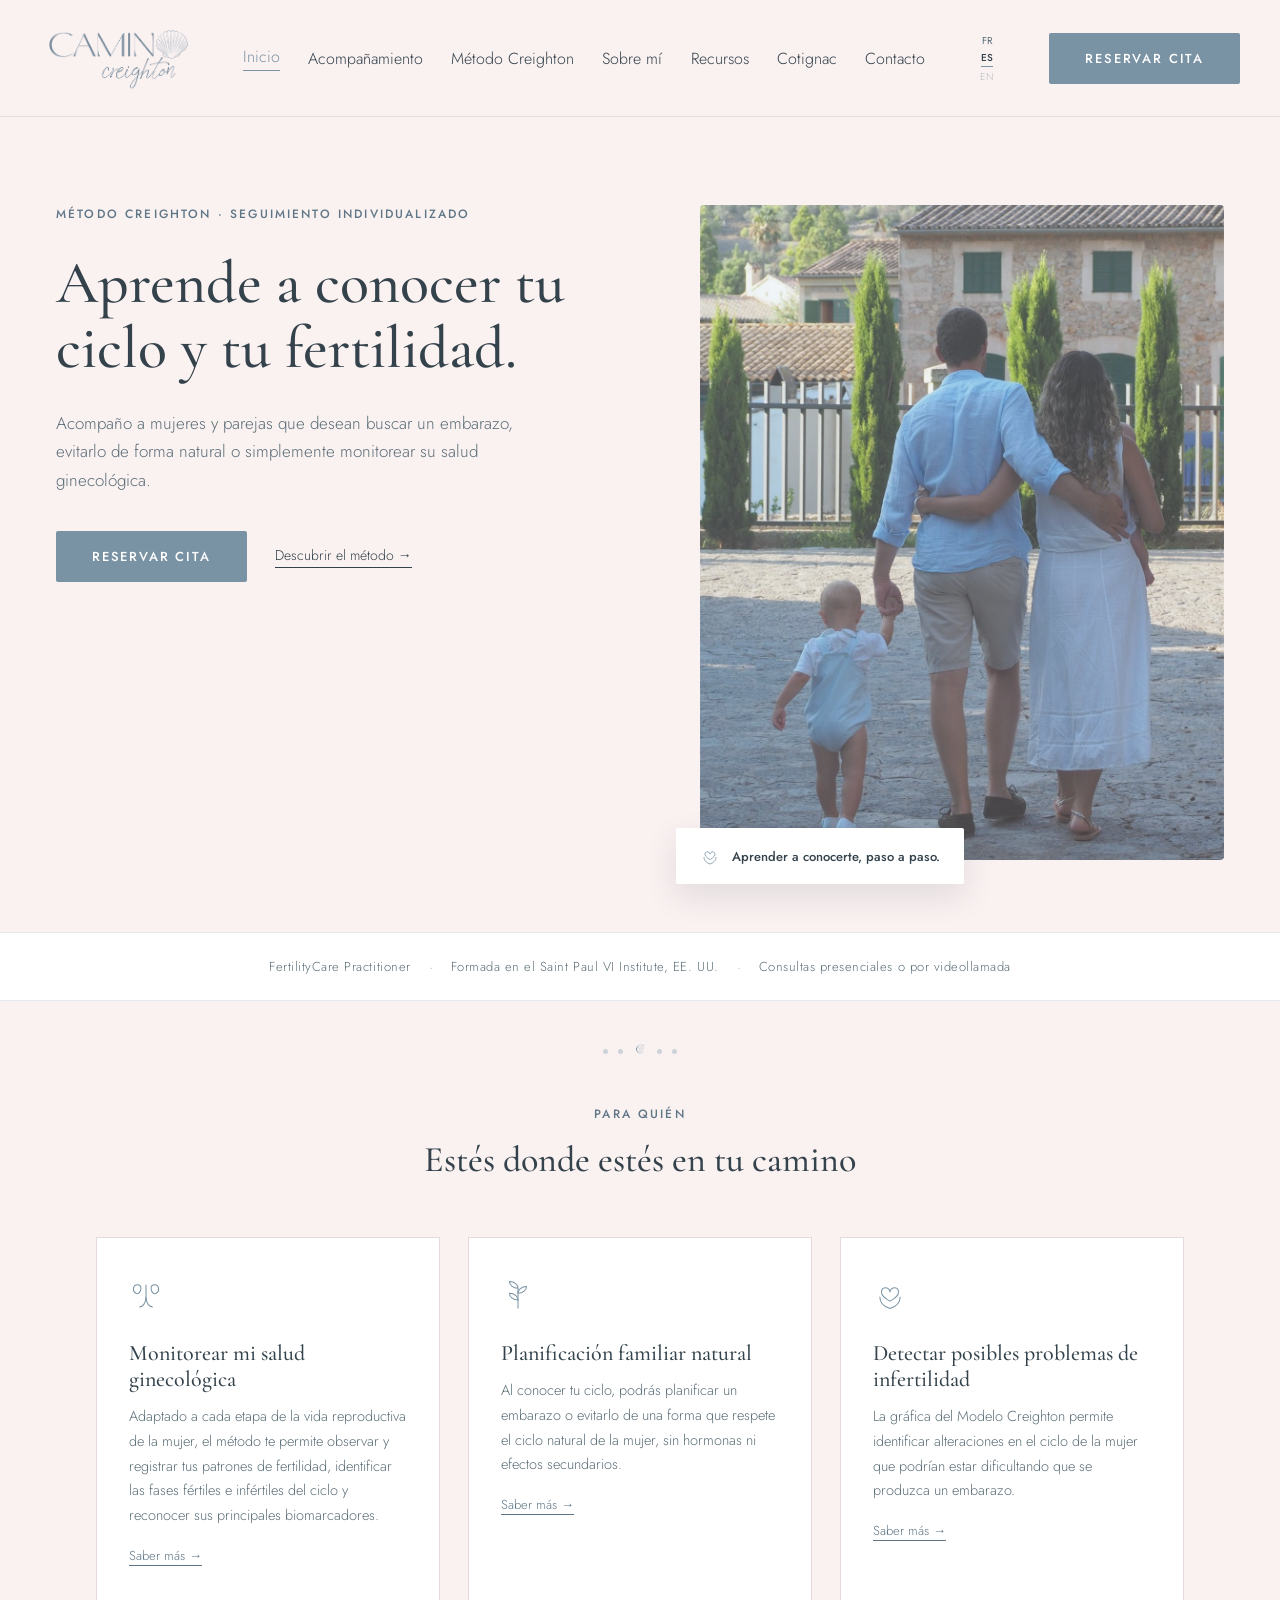
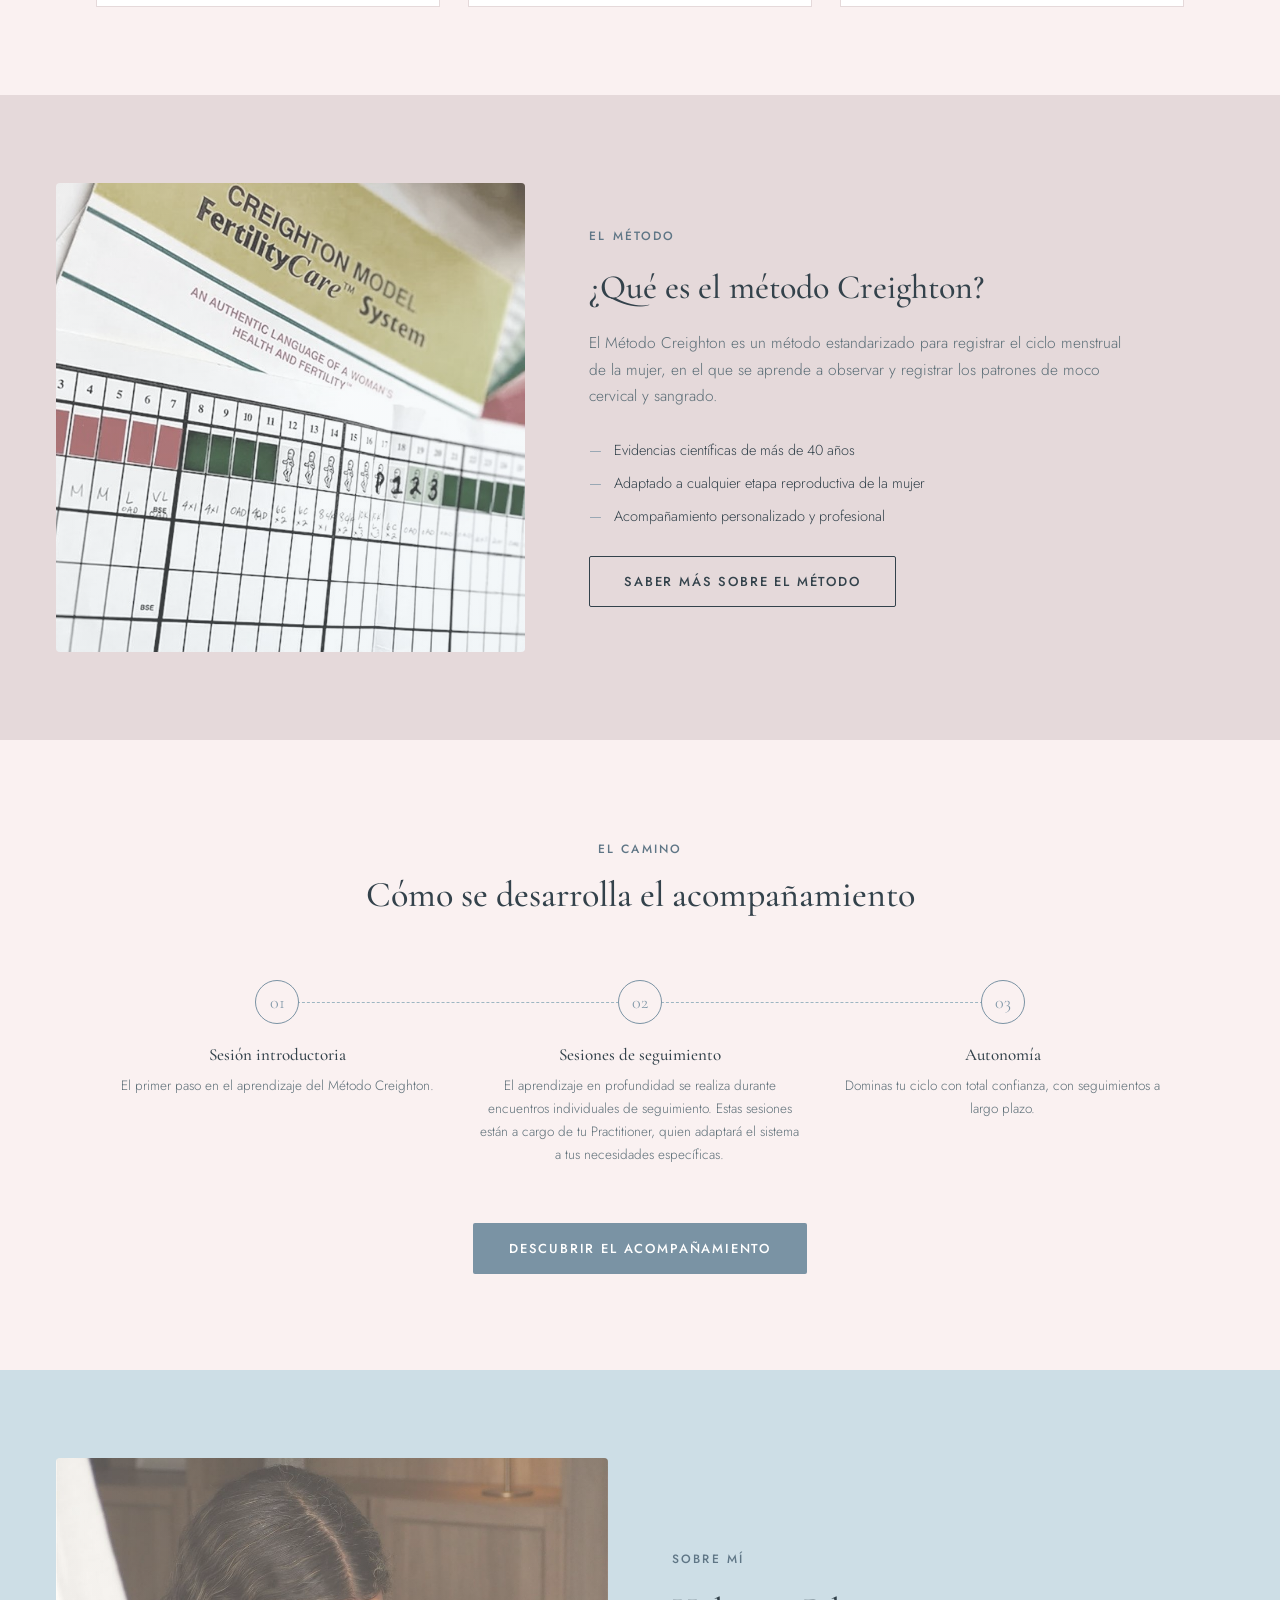
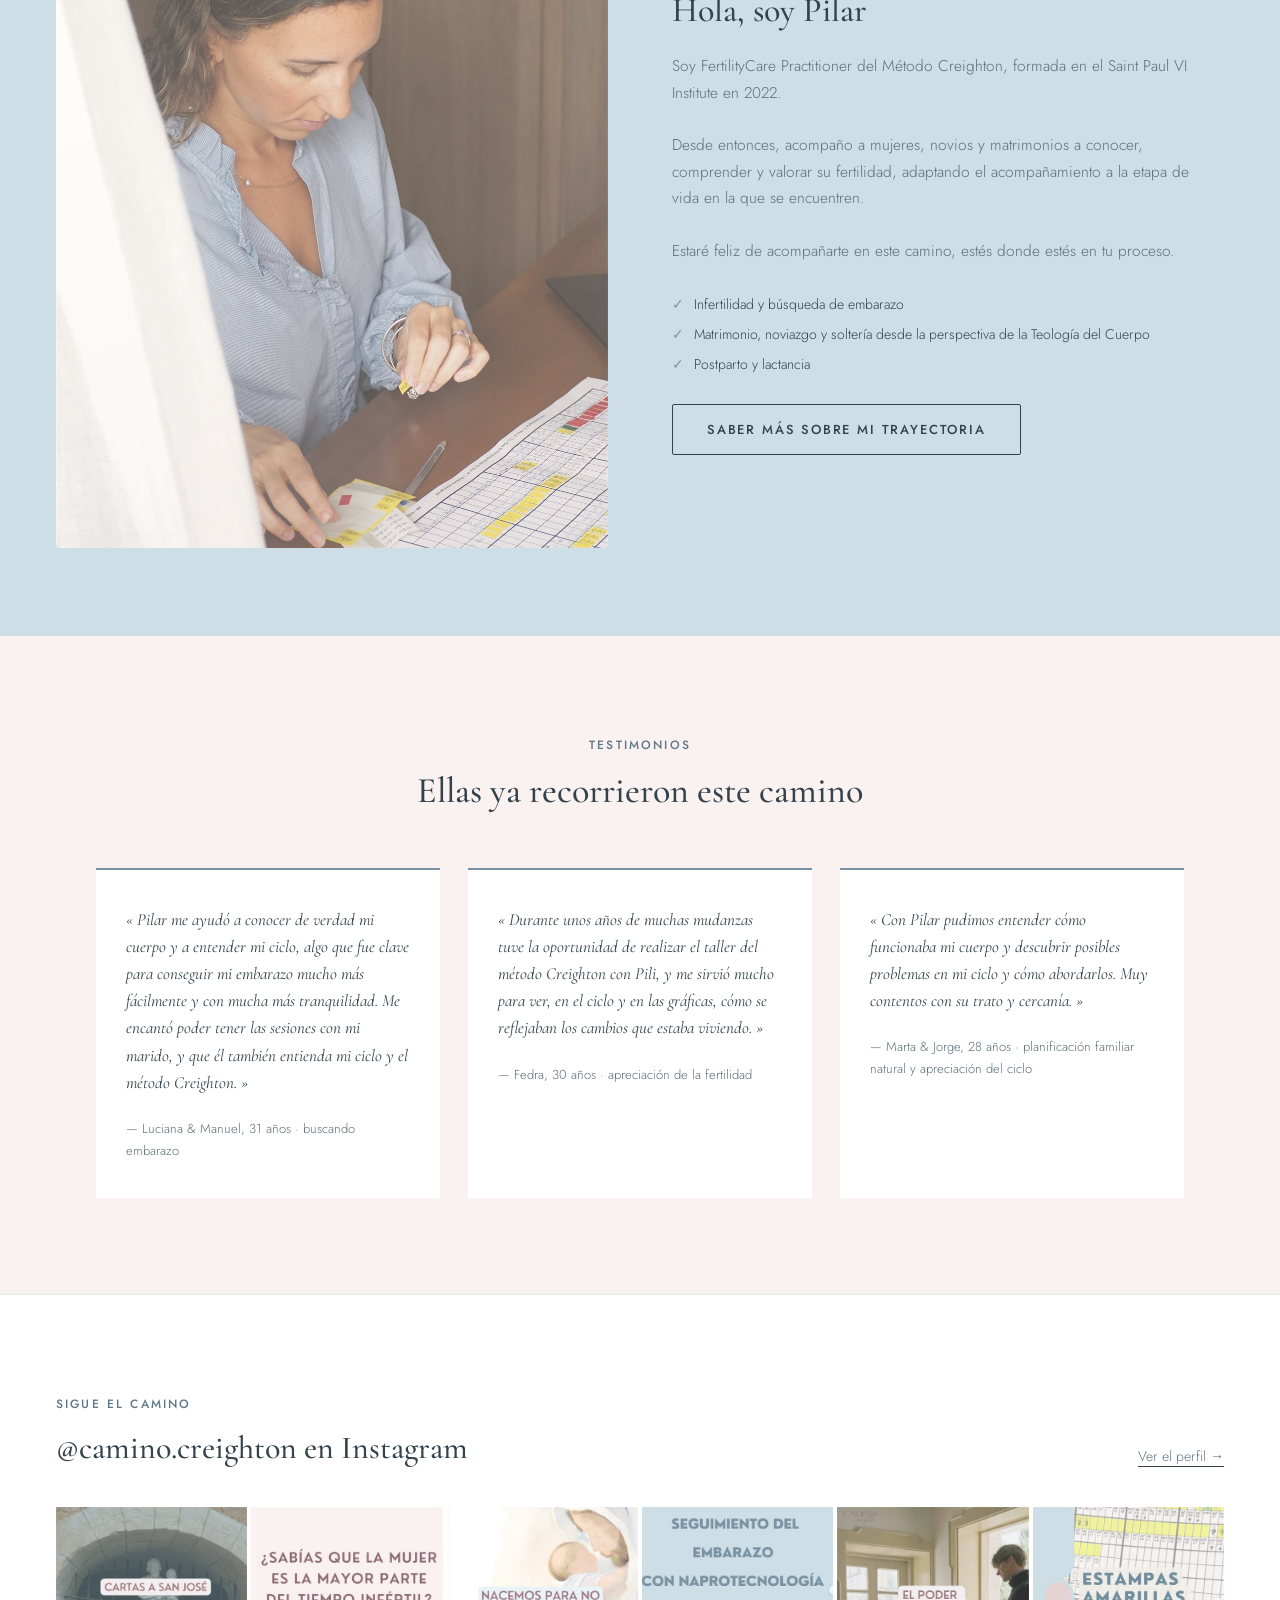
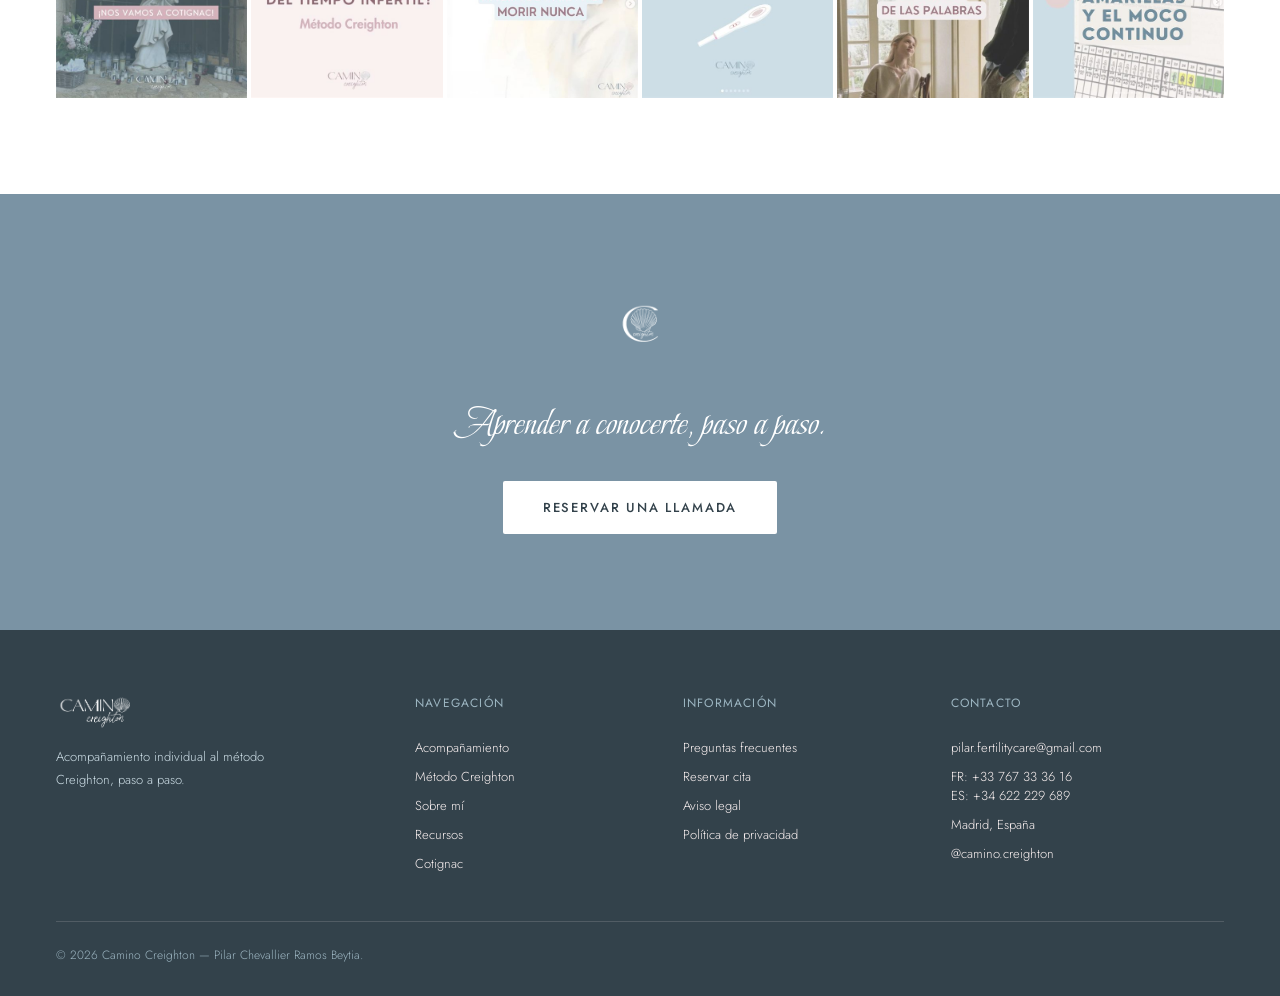
<file: index.html>
<!doctype html>
<html lang="es">
<head>
<meta charset="utf-8">
<meta name="viewport" content="width=device-width, initial-scale=1">
<title data-i18n="meta.home_title">Camino Creighton — Método Creighton en Madrid | Fertilidad natural</title>
<meta name="description" data-i18n-content="meta.home_description" content="Acompañamiento individualizado al método Creighton, en Madrid y por videollamada: buscar un embarazo, evitarlo de forma natural o vigilar tu salud hormonal, con Pilar Ramos Beytia, FertilityCare Practitioner certificada.">
<meta name="keywords" content="FertilityCare, NaProTECHNOLOGY, Naprotecnología, Método Creighton, fertilidad natural, Madrid, anticoncepción natural, buscar embarazo, salud hormonal">
<link rel="canonical" href="https://caminocreighton.com/">
<meta property="og:type" content="website">
<meta property="og:site_name" content="Camino Creighton">
<meta property="og:locale" content="es_ES">
<meta property="og:locale:alternate" content="fr_FR">
<meta property="og:title" content="Camino Creighton — Método Creighton en Madrid | Fertilidad natural">
<meta property="og:description" content="Acompañamiento individualizado al método Creighton, en Madrid y por videollamada: buscar un embarazo, evitarlo de forma natural o vigilar tu salud hormonal, con Pilar Ramos Beytia, FertilityCare Practitioner certificada.">
<meta property="og:url" content="https://caminocreighton.com/">
<meta property="og:image" content="https://caminocreighton.com/images/og-logo.png">
<meta property="og:image:width" content="1200">
<meta property="og:image:height" content="630">
<meta property="og:image:alt" content="Camino Creighton">
<meta name="twitter:card" content="summary_large_image">
<meta name="twitter:title" content="Camino Creighton — Método Creighton en Madrid | Fertilidad natural">
<meta name="twitter:description" content="Acompañamiento individualizado al método Creighton, en Madrid y por videollamada: buscar un embarazo, evitarlo de forma natural o vigilar tu salud hormonal, con Pilar Ramos Beytia, FertilityCare Practitioner certificada.">
<meta name="twitter:image" content="https://caminocreighton.com/images/og-logo.png">
<meta name="geo.region" content="ES-M">
<meta name="geo.placename" content="Madrid">
<meta name="geo.position" content="40.4360;-3.8196">
<meta name="ICBM" content="40.4360, -3.8196">
<link rel="icon" type="image/png" href="images/favicon.png">
<link rel="icon" href="images/favicon.ico" sizes="any">
<link rel="apple-touch-icon" href="images/apple-touch-icon.png">
<link rel="preload" href="fonts/jost-latin.woff2" as="font" type="font/woff2" crossorigin>
<link rel="preload" href="fonts/cormorant-garamond-latin.woff2" as="font" type="font/woff2" crossorigin>
<link rel="stylesheet" href="css/style.css?v=48">
<script type="application/ld+json">
{
    "@context":  "https://schema.org",
    "@graph":  [
                   {
                       "@type":  "WebSite",
                       "@id":  "https://caminocreighton.com/#website",
                       "url":  "https://caminocreighton.com/",
                       "name":  "Camino Creighton",
                       "inLanguage":  [
                                          "es",
                                          "fr"
                                      ]
                   },
                   {
                       "@type":  "ProfessionalService",
                       "@id":  "https://caminocreighton.com/#business",
                       "name":  "Camino Creighton",
                       "url":  "https://caminocreighton.com/",
                       "logo":  "https://caminocreighton.com/images/logo-round.png",
                       "image":  "https://caminocreighton.com/images/og-logo.png",
                       "description":  "Acompañamiento individual al método Creighton (Creighton Model FertilityCare System) en Madrid y por videollamada.",
                       "telephone":  "+34622229689",
                       "email":  "pilar.fertilitycare@gmail.com",
                       "address":  {
                                       "@type":  "PostalAddress",
                                       "addressLocality":  "Pozuelo de Alarcón",
                                       "addressRegion":  "Madrid",
                                       "addressCountry":  "ES"
                                   },
                       "areaServed":  [
                                          "Madrid",
                                          "España"
                                      ],
                       "availableLanguage":  [
                                                 "es",
                                                 "fr"
                                             ],
                       "sameAs":  [
                                      "https://www.instagram.com/camino.creighton/"
                                  ],
                       "founder":  {
                                       "@type":  "Person",
                                       "name":  "Pilar Ramos Beytia",
                                       "jobTitle":  "FertilityCare Practitioner"
                                   }
                   }
               ]
}
</script>
</head>
<body>

<header class="site-header">
  <a href="index.html" aria-label="Camino Creighton — retour à l'accueil" style="display:flex; align-items:center; text-decoration:none;">
    <img width="650" height="317" src="images/logo-horizontal.png" alt="Camino Creighton" style="height:72px; width:auto; display:block;">
  </a>
  <nav class="nav-links">
    <a href="index.html" class="active" data-i18n="nav.accueil">Inicio</a>
    <div class="nav-item">
      <a href="accompagnement.html" data-i18n="nav.accompagnement">Acompañamiento<span class="nav-caret">▾</span></a>
      <div class="nav-dropdown">
        <a href="accompagnement.html#suivi" data-i18n="nav.accompagnement_suivi">El seguimiento</a>
        <a href="accompagnement.html#deroule" data-i18n="nav.accompagnement_deroule">Desarrollo de las sesiones</a>
        <a href="accompagnement.html#tarifs" data-i18n="nav.accompagnement_tarifs">Tarifas y planes</a>
      </div>
    </div>
    <div class="nav-item">
      <a href="methode.html" data-i18n="nav.methode">Método Creighton<span class="nav-caret">▾</span></a>
      <div class="nav-dropdown">
        <a href="methode.html#quoi" data-i18n="nav.methode_quoi">Qué es</a>
        <a href="methode.html#benefices" data-i18n="nav.methode_benefices">Por qué este método</a>
        <a href="methode.html#fonctionnement" data-i18n="nav.methode_fonctionnement">En el día a día</a>
        <a href="methode.html#pourqui" data-i18n="nav.methode_pourqui">Para quién</a>
        <a href="methode.html#napro" data-i18n="nav.methode_napro">NaProTECNOLOGIA</a>
        <a href="methode.html#fiabilite" data-i18n="nav.methode_fiabilite">Fiabilidad</a>
      </div>
    </div>
    <div class="nav-item">
      <a href="apropos.html" data-i18n="nav.apropos">Sobre mí<span class="nav-caret">▾</span></a>
      <div class="nav-dropdown">
        <a href="apropos.html#parcours" data-i18n="nav.apropos_parcours">Mi trayectoria</a>
        <a href="apropos.html#valeurs" data-i18n="nav.apropos_valeurs">Mis valores</a>
        <a href="apropos.html#formation" data-i18n="nav.apropos_formation">Certificaciones</a>
      </div>
    </div>
    <div class="nav-item">
      <a href="ressources.html" data-i18n="nav.ressources">Recursos<span class="nav-caret">▾</span></a>
      <div class="nav-dropdown">
        <a href="ressources.html#livres" data-i18n="nav.ressources_livres">Libros</a>
        <a href="ressources.html#liens" data-i18n="nav.ressources_liens">Enlaces útiles</a>
        <a href="ressources.html#faq" data-i18n="nav.ressources_faq">FAQ</a>
      </div>
    </div>
    <div class="nav-item">
      <a href="cotignac.html" data-i18n="nav.cotignac">Cotignac<span class="nav-caret">▾</span></a>
      <div class="nav-dropdown">
        <a href="cotignac.html#cotignac" data-i18n="nav.cotignac_lieu">Qué es Cotignac</a>
        <a href="cotignac.html#porque" data-i18n="nav.cotignac_porque">Por qué enviar una carta</a>
        <a href="cotignac.html#carta" data-i18n="nav.cotignac_carta">Enviar mi carta</a>
        <a href="cotignac.html#pilar" data-i18n="nav.cotignac_pilar">Testimonios de Pilar</a>
        <a href="cotignac.html#gracias" data-i18n="nav.cotignac_gracias">Gracias recibidas</a>
      </div>
    </div>
    <a href="contact.html" data-i18n="nav.contact">Contacto</a>
  </nav>
  <div class="lang-switch lang-switch-header">
    <button class="lang-btn active" data-lang="fr">FR</button>
    <span class="lang-sep">·</span>
    <button class="lang-btn" data-lang="es">ES</button>
    <span class="lang-sep">·</span>
    <span class="lang-btn-disabled" data-i18n-title="nav.lang_en_title" title="Próximamente en inglés">EN</span>
  </div>
  <a href="contact.html?mode=reserver" class="btn-primary header-cta-desktop" data-i18n="nav.rdv">Reservar cita</a>
  <button class="nav-toggle" id="nav-toggle" aria-label="Ouvrir le menu" aria-expanded="false">
    <svg width="24" height="24" viewBox="0 0 24 24" fill="none" stroke="var(--ink)" stroke-width="2" stroke-linecap="round"><line x1="3" y1="6" x2="21" y2="6"></line><line x1="3" y1="12" x2="21" y2="12"></line><line x1="3" y1="18" x2="21" y2="18"></line></svg>
  </button>
</header>
<nav class="mobile-menu" id="mobile-menu" hidden>
  <a href="index.html" data-i18n="nav.accueil">Inicio</a>
  <a href="accompagnement.html" data-i18n="nav.accompagnement">Acompañamiento</a>
  <a href="methode.html" data-i18n="nav.methode">Método Creighton</a>
  <a href="apropos.html" data-i18n="nav.apropos">Sobre mí</a>
  <a href="ressources.html" data-i18n="nav.ressources">Recursos</a>
  <a href="cotignac.html" data-i18n="nav.cotignac">Cotignac</a>
  <a href="contact.html" data-i18n="nav.contact">Contacto</a>
  <div class="lang-switch">
    <button class="lang-btn active" data-lang="fr">FR</button>
    <span class="lang-sep">·</span>
    <button class="lang-btn" data-lang="es">ES</button>
    <span class="lang-sep">·</span>
    <span class="lang-btn-disabled" data-i18n-title="nav.lang_en_title" title="Próximamente en inglés">EN</span>
  </div>
  <a href="contact.html?mode=reserver" class="btn-primary" data-i18n="nav.rdv" style="text-align:center; margin-top:6px;">Reservar cita</a>
</nav>

<main id="page-top" style="width:100%; background:var(--cream);">

  <section class="hero-pad split" style="padding:88px 56px 72px; display:grid; grid-template-columns:1.05fr 0.95fr; gap:64px; align-items:start; max-width:1360px; margin:0 auto;">
    <div style="display:flex; flex-direction:column; gap:28px;">
      <span class="eyebrow" data-i18n="home.hero_eyebrow">MÉTODO CREIGHTON · SEGUIMIENTO INDIVIDUALIZADO</span>
      <h1 style="font-size:60px; line-height:1.08; color:var(--ink);" data-i18n="home.hero_title">Aprende a conocer tu ciclo y tu fertilidad.</h1>
      <p style="font-size:17px; color:var(--ink-soft); max-width:480px;" data-i18n="home.hero_text">Acompaño a mujeres y parejas que desean buscar un embarazo, evitarlo de forma natural o simplemente monitorear su salud ginecológica.</p>
      <div style="display:flex; align-items:center; gap:28px; margin-top:8px;">
        <a href="contact.html?mode=reserver" class="btn-primary" data-i18n="home.hero_cta">Reservar cita</a>
        <a href="methode.html" style="font-size:14px; color:var(--ink); border-bottom:1px solid var(--ink); padding-bottom:2px;" data-i18n="home.hero_link">Descubrir el método →</a>
      </div>
    </div>
    <div style="position:relative; border-top-right-radius:50px;">
      <div style="width:100%; aspect-ratio:4/5; border-radius:4px; overflow:hidden; position:relative;">
        <img width="1100" height="1466" src="images/pas-a-pas-hero.jpg" alt="Familia paseando de la mano frente a una casa de piedra" data-i18n-alt="home.hero_image_alt" style="width:100%; height:100%; object-fit:cover; display:block;">
        <div style="position:absolute; inset:0; background:linear-gradient(160deg, rgba(205,222,230,0.32), rgba(229,217,218,0.26));"></div>
      </div>
      <div style="position:absolute; bottom:-24px; left:-24px; background:var(--white); padding:18px 24px; border-radius:2px; box-shadow:0 12px 32px rgba(51,66,75,0.12); display:flex; align-items:center; gap:12px;">
        <svg width="20" height="20" viewBox="0 0 100 100" fill="none" stroke="var(--primary)" stroke-width="4"><path d="M20 55 C20 75 35 85 50 90 C65 85 80 75 80 55"></path><path d="M50 40 C45 25 25 25 25 42 C25 55 50 68 50 68 C50 68 75 55 75 42 C75 25 55 25 50 40 Z"></path></svg>
        <span style="font-size:13px; color:var(--ink); font-weight:500;" data-i18n="home.hero_badge">Aprender a conocerte, paso a paso.</span>
      </div>
    </div>
  </section>

  <section style="padding:22px 56px; background:var(--white); border-top:1px solid rgba(122,147,164,0.2); border-bottom:1px solid rgba(122,147,164,0.2);">
    <div style="max-width:1200px; margin:0 auto; display:flex; align-items:center; justify-content:center; gap:18px; flex-wrap:wrap; text-align:center;">
      <span style="font-size:13px; color:var(--ink-soft); letter-spacing:0.04em;" data-i18n="home.trust_1">FertilityCare Practitioner</span>
      <span style="color:var(--soft-blue);">·</span>
      <span style="font-size:13px; color:var(--ink-soft); letter-spacing:0.04em;" data-i18n="home.trust_2">Formada en el Saint Paul VI Institute, EE. UU.</span>
      <span style="color:var(--soft-blue);">·</span>
      <span style="font-size:13px; color:var(--ink-soft); letter-spacing:0.04em;" data-i18n="home.trust_4">Consultas presenciales o por videollamada</span>
    </div>
  </section>

  <div style="display:flex; align-items:center; justify-content:center; gap:10px; padding:40px 0 8px;">
    <span style="width:5px; height:5px; border-radius:50%; background:var(--soft-blue); opacity:0.5;"></span>
    <span style="width:5px; height:5px; border-radius:50%; background:var(--soft-blue); opacity:0.5;"></span>
    <img loading="lazy" decoding="async" width="560" height="768" src="images/logo-round.png" alt="Camino Creighton" style="height:20px; width:auto;">
    <span style="width:5px; height:5px; border-radius:50%; background:var(--soft-blue); opacity:0.5;"></span>
    <span style="width:5px; height:5px; border-radius:50%; background:var(--soft-blue); opacity:0.5;"></span>
  </div>

  <section id="pour-qui" class="section-pad" style="padding:32px 56px 88px; max-width:1200px; margin:0 auto;">
    <div style="text-align:center; max-width:620px; margin:0 auto 56px;">
      <span class="eyebrow" data-i18n="home.besoins_eyebrow">Para quién</span>
      <h2 style="font-size:36px; margin-top:14px;" data-i18n="home.besoins_title">Estés donde estés en tu camino</h2>
    </div>
    <div class="grid-3" style="display:grid; grid-template-columns:1fr 1fr 1fr; gap:28px;">
      <div class="card" style="padding:40px 32px; border:1px solid var(--blush);">
        <svg width="34" height="34" viewBox="0 0 100 100" fill="none" stroke="var(--primary)" stroke-width="3"><path d="M50 20 L50 55"></path><path d="M50 55 C50 75 40 85 30 85"></path><path d="M50 55 C50 75 60 85 70 85"></path><path d="M25 20 C10 20 10 40 20 45 C28 49 35 40 35 30 C35 22 30 20 25 20 Z"></path><path d="M75 20 C90 20 90 40 80 45 C72 49 65 40 65 30 C65 22 70 20 75 20 Z"></path></svg>
        <h3 style="font-size:22px; margin-top:22px; margin-bottom:12px;" data-i18n="home.card1_title">Monitorear mi salud ginecológica</h3>
        <p style="font-size:14.5px; color:var(--ink-soft);" data-i18n="home.card1_text">Adaptado a cada etapa de la vida reproductiva de la mujer, el método te permite observar y registrar tus patrones de fertilidad, identificar las fases fértiles e infértiles del ciclo y reconocer sus principales biomarcadores.</p>
        <a href="accompagnement.html" style="font-size:13px; display:inline-block; margin-top:18px; border-bottom:1px solid var(--primary-dark);" data-i18n="home.card_link">Saber más →</a>
      </div>
      <div class="card" style="padding:40px 32px; border:1px solid var(--blush);">
        <svg width="34" height="34" viewBox="0 0 100 100" fill="none" stroke="var(--primary)" stroke-width="3"><path d="M50 90 L50 30"></path><path d="M50 30 C35 30 25 20 25 10 C40 10 50 20 50 30 Z"></path><path d="M50 45 C65 45 75 35 75 25 C60 25 50 35 50 45 Z"></path><path d="M50 65 C35 65 25 55 25 45 C40 45 50 55 50 65 Z"></path></svg>
        <h3 style="font-size:22px; margin-top:22px; margin-bottom:12px;" data-i18n="home.card2_title">Planificación familiar natural</h3>
        <p style="font-size:14.5px; color:var(--ink-soft);" data-i18n="home.card2_text">Al conocer tu ciclo, podrás planificar un embarazo o evitarlo de una forma que respete el ciclo natural de la mujer, sin hormonas ni efectos secundarios.</p>
        <a href="accompagnement.html" style="font-size:13px; display:inline-block; margin-top:18px; border-bottom:1px solid var(--primary-dark);" data-i18n="home.card_link">Saber más →</a>
      </div>
      <div class="card" style="padding:40px 32px; border:1px solid var(--blush);">
        <svg width="34" height="34" viewBox="0 0 100 100" fill="none" stroke="var(--primary)" stroke-width="3"><path d="M20 55 C20 75 35 85 50 90 C65 85 80 75 80 55"></path><path d="M50 40 C45 25 25 25 25 42 C25 55 50 68 50 68 C50 68 75 55 75 42 C75 25 55 25 50 40 Z"></path></svg>
        <h3 style="font-size:22px; margin-top:22px; margin-bottom:12px;" data-i18n="home.card3_title">Detectar posibles problemas de infertilidad</h3>
        <p style="font-size:14.5px; color:var(--ink-soft);" data-i18n="home.card3_text">La gráfica del Modelo Creighton permite identificar alteraciones en el ciclo de la mujer que podrían estar dificultando que se produzca un embarazo.</p>
        <a href="accompagnement.html" style="font-size:13px; display:inline-block; margin-top:18px; border-bottom:1px solid var(--primary-dark);" data-i18n="home.card_link">Saber más →</a>
      </div>
    </div>
  </section>

  <section id="methode" class="split section-pad" style="background:var(--blush); padding:88px 56px; display:grid; grid-template-columns:0.85fr 1.15fr; gap:64px; align-items:center;">
    <div style="width:100%; aspect-ratio:1/1; border-radius:4px; overflow:hidden; position:relative;">
      <img loading="lazy" decoding="async" width="880" height="600" src="images/creighton-carnet.jpg" alt="Cuaderno de seguimiento del método Creighton" data-i18n-alt="home.methode_image_alt" style="width:100%; height:100%; object-fit:cover; display:block;">
      <div style="position:absolute; inset:0; background:linear-gradient(160deg, rgba(255,255,255,0.22), rgba(205,222,230,0.28));"></div>
    </div>
    <div style="display:flex; flex-direction:column; gap:22px;">
      <span class="eyebrow" data-i18n="home.methode_eyebrow">El método</span>
      <h2 style="font-size:34px;" data-i18n="home.methode_title">¿Qué es el método Creighton?</h2>
      <p style="font-size:15.5px; color:var(--ink-soft); max-width:540px;" data-i18n="home.methode_text">El Método Creighton es un método estandarizado para registrar el ciclo menstrual de la mujer, en el que se aprende a observar y registrar los patrones de moco cervical y sangrado.</p>
      <ul style="list-style:none; padding:0; margin:8px 0 0; display:flex; flex-direction:column; gap:12px;">
        <li style="display:flex; gap:12px; align-items:flex-start; font-size:14.5px; color:var(--ink);"><span style="color:var(--primary);">—</span> <span data-i18n="home.methode_li1">Evidencias científicas de más de 40 años</span></li>
        <li style="display:flex; gap:12px; align-items:flex-start; font-size:14.5px; color:var(--ink);"><span style="color:var(--primary);">—</span> <span data-i18n="home.methode_li2">Adaptado a cualquier etapa reproductiva de la mujer</span></li>
        <li style="display:flex; gap:12px; align-items:flex-start; font-size:14.5px; color:var(--ink);"><span style="color:var(--primary);">—</span> <span data-i18n="home.methode_li3">Acompañamiento personalizado y profesional</span></li>
      </ul>
      <a href="methode.html" class="btn-ghost" style="width:fit-content; margin-top:8px;" data-i18n="home.methode_link">Saber más sobre el método</a>
    </div>
  </section>

  <section id="chemin" class="section-pad" style="padding:96px 56px; max-width:1200px; margin:0 auto;">
    <div style="text-align:center; max-width:620px; margin:0 auto 64px;">
      <span class="eyebrow" data-i18n="home.chemin_eyebrow">El camino</span>
      <h2 style="font-size:36px; margin-top:14px;" data-i18n="home.chemin_title">Cómo se desarrolla el acompañamiento</h2>
    </div>
    <div class="grid-3" style="display:grid; grid-template-columns:repeat(3, 1fr); gap:0; position:relative;">
      <div style="position:absolute; top:22px; left:16.667%; right:16.667%; border-top:1px dashed var(--soft-blue); z-index:0;"></div>
      <div style="position:relative; z-index:1; display:flex; flex-direction:column; align-items:center; text-align:center; padding:0 20px;">
        <div style="width:44px; height:44px; border-radius:50%; background:var(--cream); border:1px solid var(--primary); display:flex; align-items:center; justify-content:center; font-family:'Cormorant Garamond',serif; font-size:18px; color:var(--primary);">01</div>
        <h3 style="font-size:17px; margin-top:20px; margin-bottom:10px;" data-i18n="home.step1_title">Sesión introductoria</h3>
        <p style="font-size:13.5px; color:var(--ink-soft);" data-i18n="home.step1_text">El primer paso en el aprendizaje del Método Creighton.</p>
      </div>
      <div style="position:relative; z-index:1; display:flex; flex-direction:column; align-items:center; text-align:center; padding:0 20px;">
        <div style="width:44px; height:44px; border-radius:50%; background:var(--cream); border:1px solid var(--primary); display:flex; align-items:center; justify-content:center; font-family:'Cormorant Garamond',serif; font-size:18px; color:var(--primary);">02</div>
        <h3 style="font-size:17px; margin-top:20px; margin-bottom:10px;" data-i18n="home.step2_title">Sesiones de seguimiento</h3>
        <p style="font-size:13.5px; color:var(--ink-soft);" data-i18n="home.step2_text">El aprendizaje en profundidad se realiza durante encuentros individuales de seguimiento. Estas sesiones están a cargo de tu Practitioner, quien adaptará el sistema a tus necesidades específicas.</p>
      </div>
      <div style="position:relative; z-index:1; display:flex; flex-direction:column; align-items:center; text-align:center; padding:0 20px;">
        <div style="width:44px; height:44px; border-radius:50%; background:var(--cream); border:1px solid var(--primary); display:flex; align-items:center; justify-content:center; font-family:'Cormorant Garamond',serif; font-size:18px; color:var(--primary);">03</div>
        <h3 style="font-size:17px; margin-top:20px; margin-bottom:10px;" data-i18n="home.step3_title">Autonomía</h3>
        <p style="font-size:13.5px; color:var(--ink-soft);" data-i18n="home.step3_text">Dominas tu ciclo con total confianza, con seguimientos a largo plazo.</p>
      </div>
    </div>
    <div style="text-align:center; margin-top:56px;">
      <a href="accompagnement.html" class="btn-primary" data-i18n="home.chemin_cta">Descubrir el acompañamiento</a>
    </div>
  </section>

  <section class="split-rev section-pad" style="background:var(--powder); padding:88px 56px; display:grid; grid-template-columns:1fr 1fr; gap:64px; align-items:center;">
    <div style="width:100%; aspect-ratio:4/5; border-radius:4px; overflow:hidden; position:relative;">
      <img loading="lazy" decoding="async" width="1100" height="1466" src="images/presentation-monitrice-hero.jpg" alt="Pilar trabajando, ordenador portátil frente a una ventana" data-i18n-alt="home.apropos_image_alt" style="width:100%; height:100%; object-fit:cover; display:block;">
      <div style="position:absolute; inset:0; background:linear-gradient(160deg, rgba(255,255,255,0.18), rgba(229,217,218,0.22));"></div>
    </div>
    <div style="display:flex; flex-direction:column; gap:22px;">
      <span class="eyebrow" data-i18n="home.apropos_eyebrow">Sobre mí</span>
      <h2 style="font-size:34px;" data-i18n="home.apropos_title">Hola, soy Pilar</h2>
      <p style="font-size:15.5px; color:var(--ink-soft); max-width:520px;" data-i18n="home.apropos_text">Soy FertilityCare Practitioner del Método Creighton, formada en el Saint Paul VI Institute en 2022.<br><br>Desde entonces, acompaño a mujeres, novios y matrimonios a conocer, comprender y valorar su fertilidad, adaptando el acompañamiento a la etapa de vida en la que se encuentren.<br><br>Estaré feliz de acompañarte en este camino, estés donde estés en tu proceso.</p>
      <ul style="list-style:none; padding:0; margin:8px 0 0; display:flex; flex-direction:column; gap:10px;">
        <li style="display:flex; gap:10px; font-size:14px; color:var(--ink);"><span style="color:var(--primary);">✓</span> <span data-i18n="home.apropos_li1">Infertilidad y búsqueda de embarazo</span></li>
        <li style="display:flex; gap:10px; font-size:14px; color:var(--ink);"><span style="color:var(--primary);">✓</span> <span data-i18n="home.apropos_li2">Matrimonio, noviazgo y soltería desde la perspectiva de la Teología del Cuerpo</span></li>
        <li style="display:flex; gap:10px; font-size:14px; color:var(--ink);"><span style="color:var(--primary);">✓</span> <span data-i18n="home.apropos_li3">Postparto y lactancia</span></li>
      </ul>
      <a href="apropos.html" class="btn-ghost" style="width:fit-content; margin-top:8px;" data-i18n="home.apropos_link">Saber más sobre mi trayectoria</a>
    </div>
  </section>

  <section id="temoignages" class="section-pad" style="padding:96px 56px; max-width:1200px; margin:0 auto;">
    <div style="text-align:center; max-width:620px; margin:0 auto 56px;">
      <span class="eyebrow" data-i18n="home.temoignages_eyebrow">Testimonios</span>
      <h2 style="font-size:36px; margin-top:14px;" data-i18n="home.temoignages_title">Ellas ya recorrieron este camino</h2>
    </div>
    <div class="grid-3" style="display:grid; grid-template-columns:1fr 1fr 1fr; gap:28px;">
      <div style="background:var(--white); padding:36px 30px; border-top:2px solid var(--primary);">
        <p style="font-family:'Cormorant Garamond',serif; font-style:italic; font-size:17px; color:var(--ink); line-height:1.6;" data-i18n="home.temoignage1">« Pilar me ayudó a conocer de verdad mi cuerpo y a entender mi ciclo, algo que fue clave para conseguir mi embarazo mucho más fácilmente y con mucha más tranquilidad. Me encantó poder tener las sesiones con mi marido, y que él también entienda mi ciclo y el método Creighton. »</p>
        <p style="font-size:13px; color:var(--ink-soft); margin-top:22px;" data-i18n="home.temoignage1_auteur">— Luciana &amp; Manuel, 31 años · buscando embarazo</p>
      </div>
      <div style="background:var(--white); padding:36px 30px; border-top:2px solid var(--primary);">
        <p style="font-family:'Cormorant Garamond',serif; font-style:italic; font-size:17px; color:var(--ink); line-height:1.6;" data-i18n="home.temoignage2">« Durante unos años de muchas mudanzas tuve la oportunidad de realizar el taller del método Creighton con Pili, y me sirvió mucho para ver, en el ciclo y en las gráficas, cómo se reflejaban los cambios que estaba viviendo. »</p>
        <p style="font-size:13px; color:var(--ink-soft); margin-top:22px;" data-i18n="home.temoignage2_auteur">— Fedra, 30 años · apreciación de la fertilidad</p>
      </div>
      <div style="background:var(--white); padding:36px 30px; border-top:2px solid var(--primary);">
        <p style="font-family:'Cormorant Garamond',serif; font-style:italic; font-size:17px; color:var(--ink); line-height:1.6;" data-i18n="home.temoignage3">« Con Pilar pudimos entender cómo funcionaba mi cuerpo y descubrir posibles problemas en mi ciclo y cómo abordarlos. Muy contentos con su trato y cercanía. »</p>
        <p style="font-size:13px; color:var(--ink-soft); margin-top:22px;" data-i18n="home.temoignage3_auteur">— Marta &amp; Jorge, 28 años · planificación familiar natural y apreciación del ciclo</p>
      </div>
    </div>
  </section>

  <section style="background:var(--white); padding:96px 56px; border-top:1px solid rgba(122,147,164,0.2);">
    <div style="max-width:1200px; margin:0 auto;">
      <div style="display:flex; align-items:end; justify-content:space-between; margin-bottom:40px; flex-wrap:wrap; gap:16px;">
        <div>
          <span class="eyebrow" data-i18n="home.instagram_eyebrow">Sigue el camino</span>
          <h2 style="font-size:32px; margin-top:14px;" data-i18n="home.instagram_title">@camino.creighton en Instagram</h2>
        </div>
        <a href="https://www.instagram.com/camino.creighton/" target="_blank" rel="noopener" style="font-size:14px; border-bottom:1px solid var(--ink);" data-i18n="home.instagram_link">Ver el perfil →</a>
      </div>
      <div style="display:grid; grid-template-columns:repeat(6, 1fr); gap:4px;">
        <a href="https://www.instagram.com/p/DaM7-bkCFzs/?img_index=2" target="_blank" rel="noopener" style="aspect-ratio:1/1; display:block; overflow:hidden;"><img loading="lazy" decoding="async" width="480" height="480" src="images/insta-cotignac.jpg" alt="Cotignac" style="width:100%; height:100%; object-fit:cover; display:block;"></a>
        <a href="https://www.instagram.com/p/DY6yjreCKph/?img_index=1" target="_blank" rel="noopener" style="aspect-ratio:1/1; display:block; overflow:hidden;"><img loading="lazy" decoding="async" width="480" height="452" src="images/insta-fertilidad.jpg" alt="Fertilidad" style="width:100%; height:100%; object-fit:cover; display:block;"></a>
        <a href="https://www.instagram.com/p/DQkCIxPiJMN/?img_index=1" target="_blank" rel="noopener" style="aspect-ratio:1/1; display:block; overflow:hidden;"><img loading="lazy" decoding="async" width="480" height="487" src="images/insta-no-murir-nunca.jpg" alt="No murir nunca" style="width:100%; height:100%; object-fit:cover; display:block;"></a>
        <a href="https://www.instagram.com/p/DOvjUXBCN5X/?img_index=1" target="_blank" rel="noopener" style="aspect-ratio:1/1; display:block; overflow:hidden;"><img loading="lazy" decoding="async" width="480" height="439" src="images/insta-embarazo.jpg" alt="Embarazo" style="width:100%; height:100%; object-fit:cover; display:block;"></a>
        <a href="https://www.instagram.com/p/DFA-zEYvgj7/" target="_blank" rel="noopener" style="aspect-ratio:1/1; display:block; overflow:hidden;"><img loading="lazy" decoding="async" width="480" height="483" src="images/insta-palabras.jpg" alt="Palabras" style="width:100%; height:100%; object-fit:cover; display:block;"></a>
        <a href="https://www.instagram.com/p/DBG2oeMoZ03/?img_index=1" target="_blank" rel="noopener" style="aspect-ratio:1/1; display:block; overflow:hidden;"><img loading="lazy" decoding="async" width="480" height="479" src="images/insta-estampas.jpg" alt="Estampas" style="width:100%; height:100%; object-fit:cover; display:block;"></a>
      </div>
    </div>
  </section>

  <section style="background:var(--primary); padding:96px 56px; text-align:center;">
    <div style="max-width:600px; margin:0 auto; display:flex; flex-direction:column; align-items:center; gap:24px;">
      <img loading="lazy" decoding="async" width="560" height="768" src="images/logo-round.png" alt="Camino Creighton" style="height:84px; width:auto; filter:brightness(0) invert(1);">
      <h2 class="script" style="font-size:38px; color:var(--white); font-weight:400;" data-i18n="home.cta_title">Aprender a conocerte, paso a paso.</h2>
      <a href="contact.html?mode=question" style="margin-top:8px; padding:17px 40px; background:var(--white); color:var(--ink); font-size:13px; letter-spacing:0.14em; text-transform:uppercase; font-weight:500; border-radius:2px;" data-i18n="home.cta_button">Reservar una llamada</a>
    </div>
  </section>

</main>

<footer class="site-footer" id="contact">
  <div class="footer-grid">
    <div>
      <div style="display:flex; align-items:baseline; gap:8px; margin-bottom:16px;">
        <img width="650" height="317" src="images/logo-horizontal.png" alt="Camino Creighton" style="height:36px; width:auto; display:block; filter:brightness(0) invert(1);">
      </div>
      <p style="font-size:13px; color:var(--powder); max-width:260px;" data-i18n="footer.tagline">Acompañamiento individual al método Creighton, paso a paso.</p>
    </div>
    <div class="footer-col">
      <h4 data-i18n="footer.nav_heading">Navegación</h4>
      <a href="accompagnement.html" data-i18n="nav.accompagnement">Acompañamiento</a>
      <a href="methode.html" data-i18n="nav.methode">Método Creighton</a>
      <a href="apropos.html" data-i18n="nav.apropos">Sobre mí</a>
      <a href="ressources.html" data-i18n="nav.ressources">Recursos</a>
      <a href="cotignac.html" data-i18n="nav.cotignac">Cotignac</a>
    </div>
    <div class="footer-col">
      <h4 data-i18n="footer.info_heading">Información</h4>
      <a href="ressources.html#faq" data-i18n="footer.faq_link">Preguntas frecuentes</a>
      <a href="contact.html?mode=reserver" data-i18n="footer.rdv_link">Reservar cita</a>
      <a href="mentions-legales.html" data-i18n="footer.mentions">Aviso legal</a>
      <a href="confidentialite.html" data-i18n="footer.confidentialite">Política de privacidad</a>
    </div>
    <div class="footer-col">
      <h4 data-i18n="footer.contact_heading">Contacto</h4>
      <a href="mailto:pilar.fertilitycare@gmail.com">pilar.fertilitycare@gmail.com</a>
      <a href="tel:+33767333616">FR: +33 767 33 36 16<br>ES: +34 622 229 689</a>
      <span data-i18n="footer.address">Madrid, España</span>
      <a href="https://www.instagram.com/camino.creighton/" target="_blank" rel="noopener">@camino.creighton</a>
    </div>
  </div>
  <div class="footer-bottom" data-i18n="footer.copyright">© 2026 Camino Creighton — Pilar Chevallier Ramos Beytia.</div>
</footer>

<script src="js/i18n.js?v=48"></script>
<script src="js/main.js?v=48"></script>
</body>
</html>
</file>
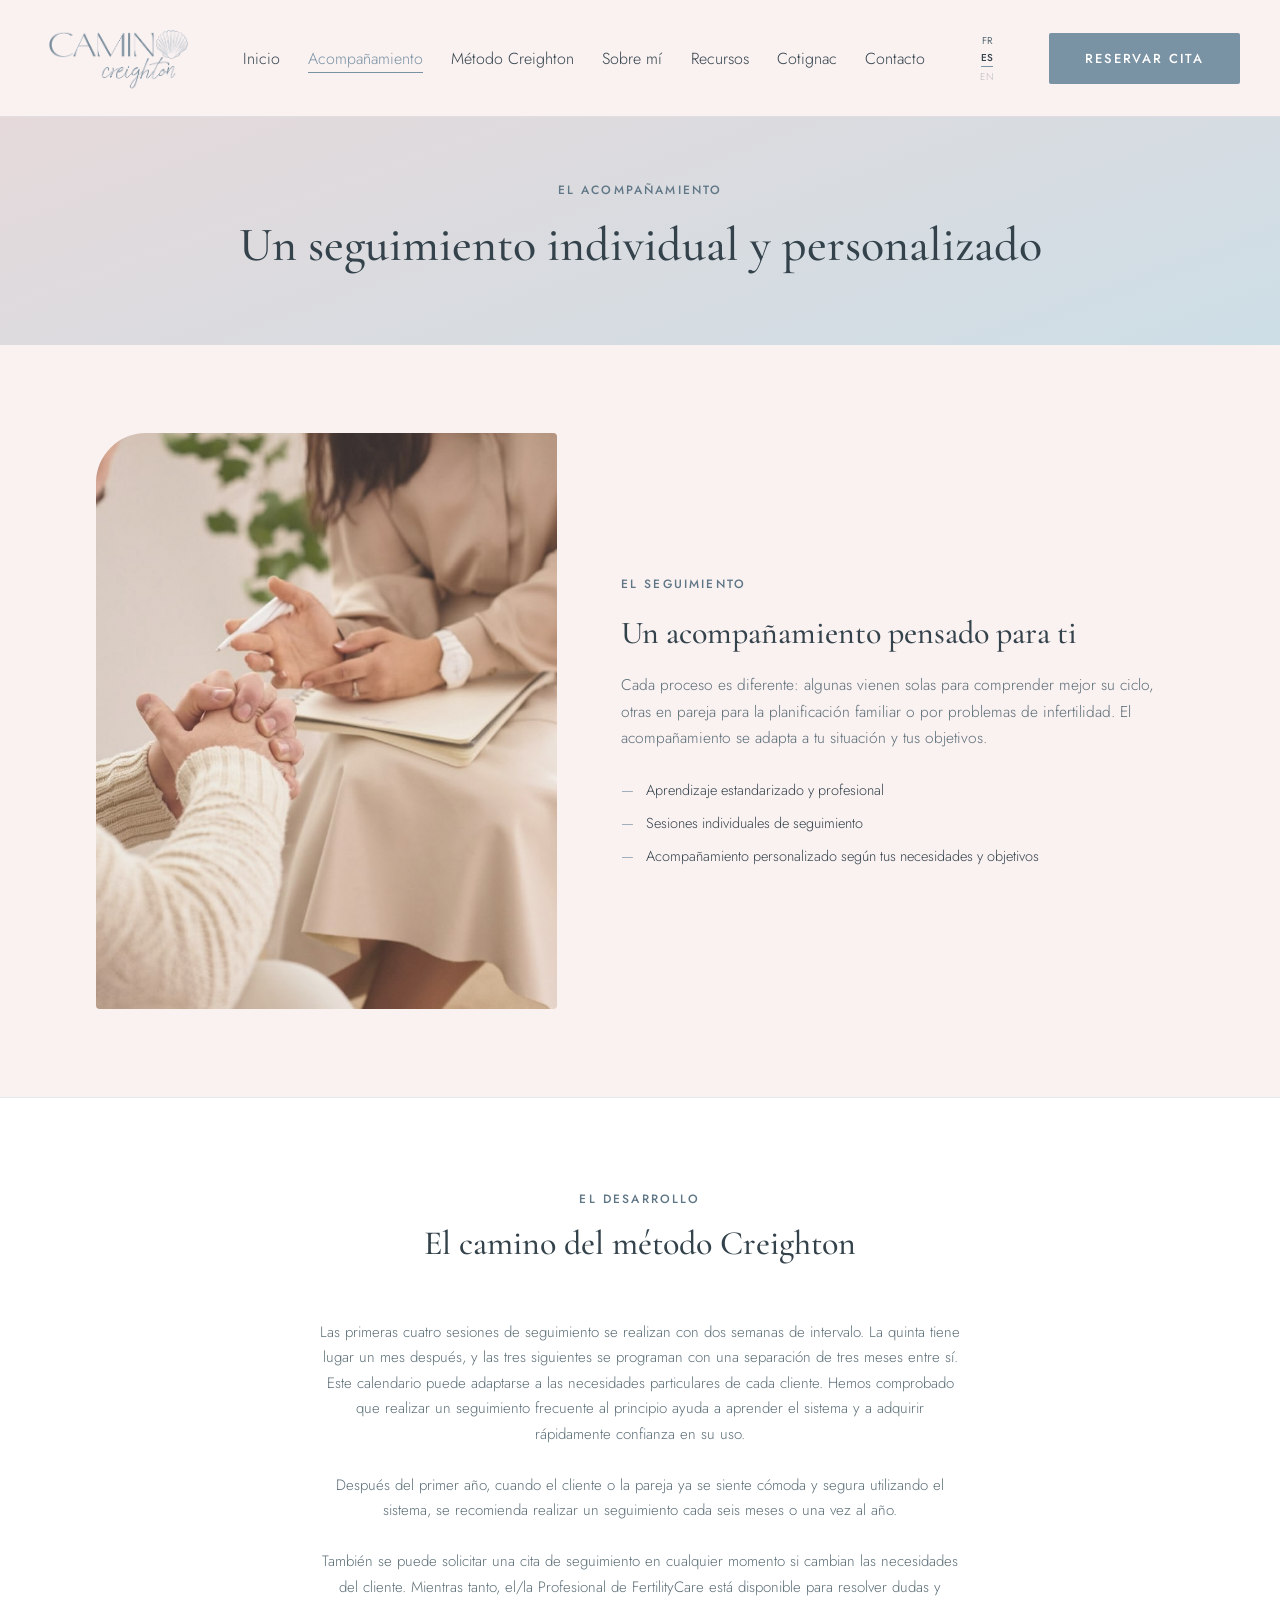
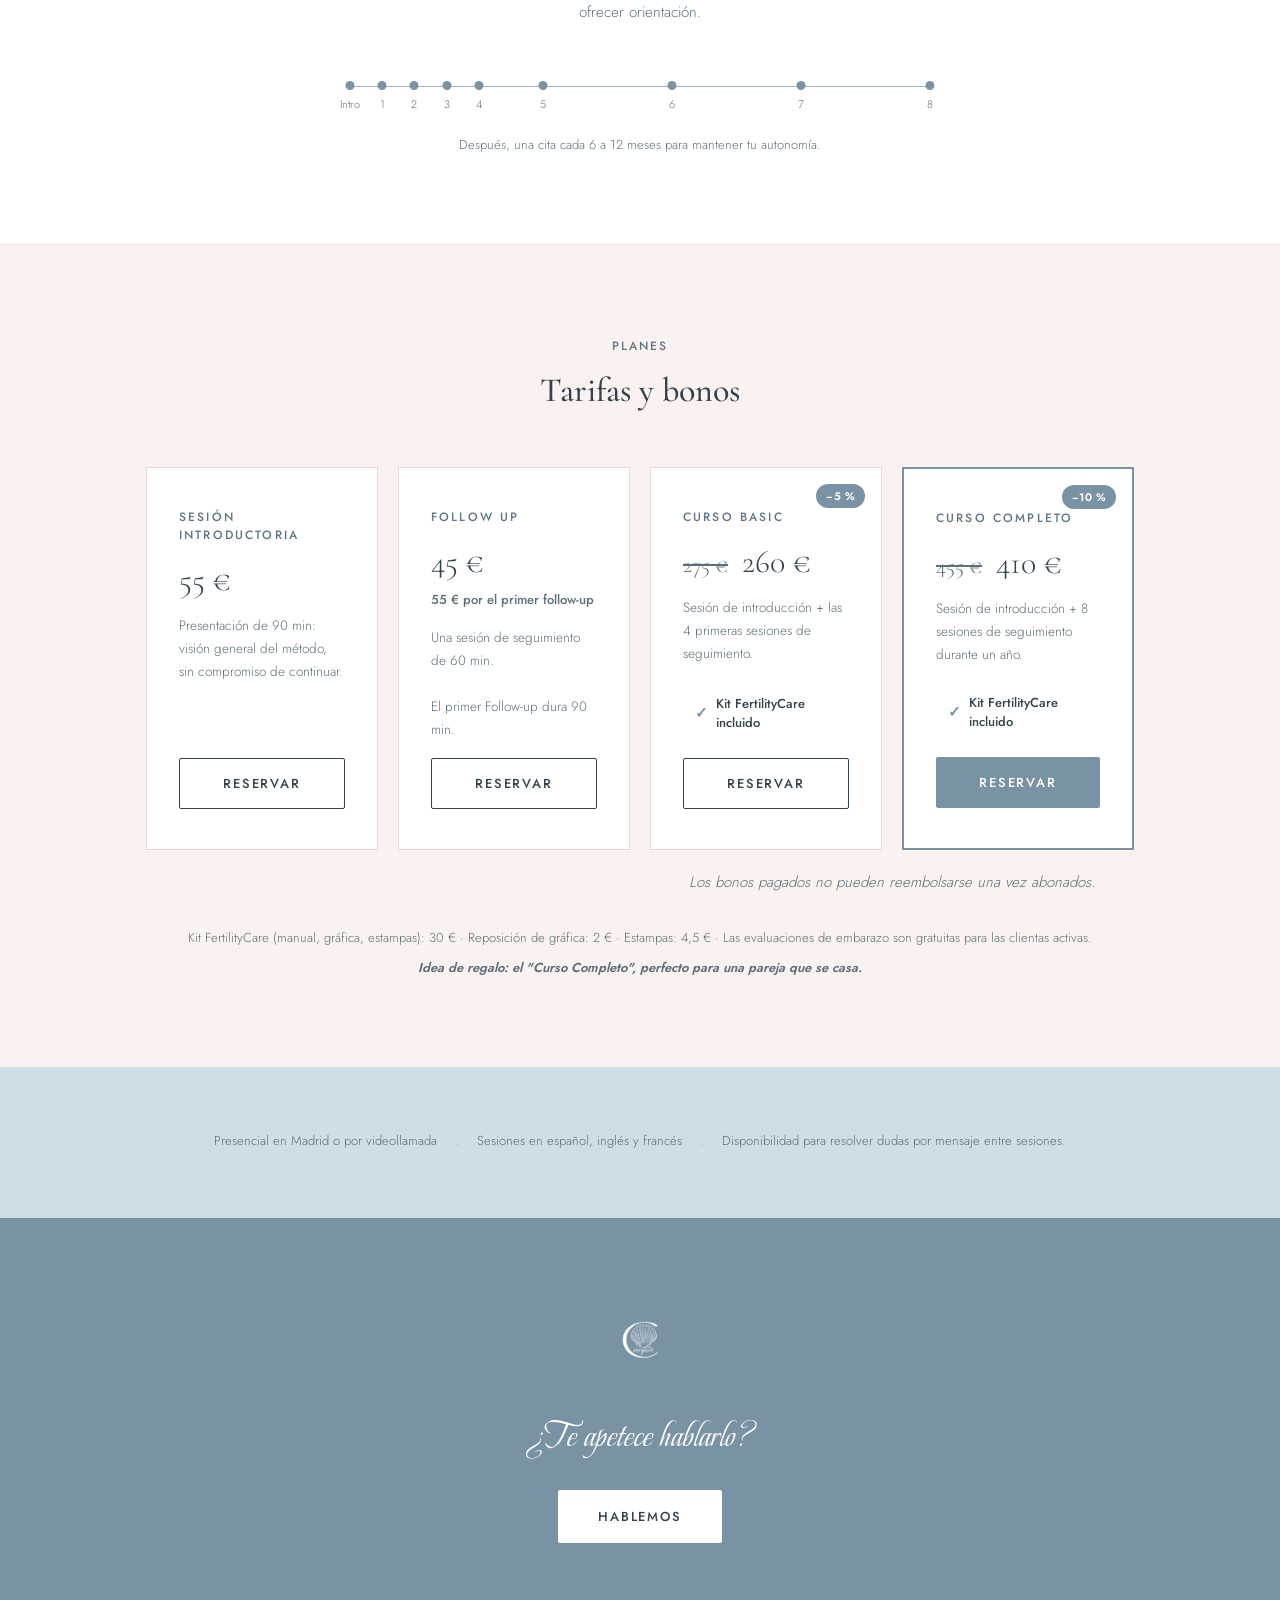
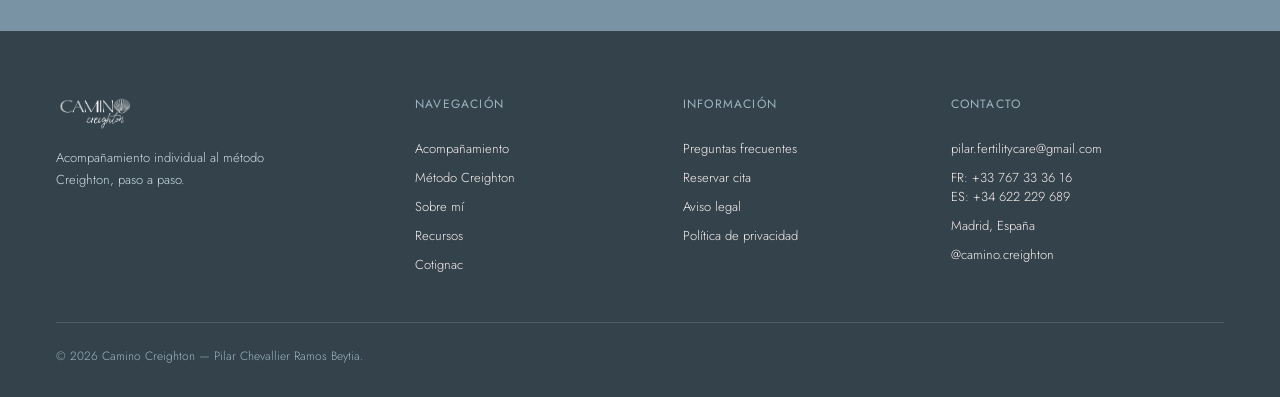
<file: accompagnement.html>
<!doctype html>
<html lang="es">
<head>
<meta charset="utf-8">
<meta name="viewport" content="width=device-width, initial-scale=1">
<title data-i18n="meta.accompagnement_title">Acompañamiento y tarifas | Camino Creighton</title>
<meta name="description" data-i18n-content="meta.accompagnement_description" content="Desarrollo de las sesiones, tarifas y planes de seguimiento individual al método Creighton con Pilar Ramos Beytia, en Madrid o por videollamada.">
<meta name="keywords" content="acompañamiento fertilidad, sesiones Método Creighton, FertilityCare Practitioner Madrid, tarifas Método Creighton, NaProTECHNOLOGY, fertilidad natural">
<link rel="canonical" href="https://caminocreighton.com/accompagnement.html">
<meta property="og:type" content="website">
<meta property="og:site_name" content="Camino Creighton">
<meta property="og:locale" content="es_ES">
<meta property="og:locale:alternate" content="fr_FR">
<meta property="og:title" content="Acompañamiento y tarifas | Camino Creighton">
<meta property="og:description" content="Desarrollo de las sesiones, tarifas y planes de seguimiento individual al método Creighton con Pilar Ramos Beytia, en Madrid o por videollamada.">
<meta property="og:url" content="https://caminocreighton.com/accompagnement.html">
<meta property="og:image" content="https://caminocreighton.com/images/og-logo.png">
<meta property="og:image:width" content="1200">
<meta property="og:image:height" content="630">
<meta property="og:image:alt" content="Camino Creighton">
<meta name="twitter:card" content="summary_large_image">
<meta name="twitter:title" content="Acompañamiento y tarifas | Camino Creighton">
<meta name="twitter:description" content="Desarrollo de las sesiones, tarifas y planes de seguimiento individual al método Creighton con Pilar Ramos Beytia, en Madrid o por videollamada.">
<meta name="twitter:image" content="https://caminocreighton.com/images/og-logo.png">
<meta name="geo.region" content="ES-M">
<meta name="geo.placename" content="Madrid">
<meta name="geo.position" content="40.4360;-3.8196">
<meta name="ICBM" content="40.4360, -3.8196">
<link rel="icon" type="image/png" href="images/favicon.png">
<link rel="icon" href="images/favicon.ico" sizes="any">
<link rel="apple-touch-icon" href="images/apple-touch-icon.png">
<link rel="preload" href="fonts/jost-latin.woff2" as="font" type="font/woff2" crossorigin>
<link rel="preload" href="fonts/cormorant-garamond-latin.woff2" as="font" type="font/woff2" crossorigin>
<link rel="stylesheet" href="css/style.css?v=48">
</head>
<body>

<header class="site-header">
  <a href="index.html" aria-label="Camino Creighton — retour à l'accueil" style="display:flex; align-items:center; text-decoration:none;">
    <img width="650" height="317" src="images/logo-horizontal.png" alt="Camino Creighton" style="height:72px; width:auto; display:block;">
  </a>
  <nav class="nav-links">
    <a href="index.html" data-i18n="nav.accueil">Inicio</a>
    <div class="nav-item">
      <a href="accompagnement.html" class="active" data-i18n="nav.accompagnement">Acompañamiento<span class="nav-caret">▾</span></a>
      <div class="nav-dropdown">
        <a href="#suivi" data-i18n="nav.accompagnement_suivi">El seguimiento</a>
        <a href="#deroule" data-i18n="nav.accompagnement_deroule">Desarrollo de las sesiones</a>
        <a href="#tarifs" data-i18n="nav.accompagnement_tarifs">Tarifas y planes</a>
      </div>
    </div>
    <div class="nav-item">
      <a href="methode.html" data-i18n="nav.methode">Método Creighton<span class="nav-caret">▾</span></a>
      <div class="nav-dropdown">
        <a href="methode.html#quoi" data-i18n="nav.methode_quoi">Qué es</a>
        <a href="methode.html#benefices" data-i18n="nav.methode_benefices">Por qué este método</a>
        <a href="methode.html#fonctionnement" data-i18n="nav.methode_fonctionnement">En el día a día</a>
        <a href="methode.html#pourqui" data-i18n="nav.methode_pourqui">Para quién</a>
        <a href="methode.html#napro" data-i18n="nav.methode_napro">NaProTECNOLOGIA</a>
        <a href="methode.html#fiabilite" data-i18n="nav.methode_fiabilite">Fiabilidad</a>
      </div>
    </div>
    <div class="nav-item">
      <a href="apropos.html" data-i18n="nav.apropos">Sobre mí<span class="nav-caret">▾</span></a>
      <div class="nav-dropdown">
        <a href="apropos.html#parcours" data-i18n="nav.apropos_parcours">Mi trayectoria</a>
        <a href="apropos.html#valeurs" data-i18n="nav.apropos_valeurs">Mis valores</a>
        <a href="apropos.html#formation" data-i18n="nav.apropos_formation">Certificaciones</a>
      </div>
    </div>
    <div class="nav-item">
      <a href="ressources.html" data-i18n="nav.ressources">Recursos<span class="nav-caret">▾</span></a>
      <div class="nav-dropdown">
        <a href="ressources.html#livres" data-i18n="nav.ressources_livres">Libros</a>
        <a href="ressources.html#liens" data-i18n="nav.ressources_liens">Enlaces útiles</a>
        <a href="ressources.html#faq" data-i18n="nav.ressources_faq">FAQ</a>
      </div>
    </div>
    <div class="nav-item">
      <a href="cotignac.html" data-i18n="nav.cotignac">Cotignac<span class="nav-caret">▾</span></a>
      <div class="nav-dropdown">
        <a href="cotignac.html#cotignac" data-i18n="nav.cotignac_lieu">Qué es Cotignac</a>
        <a href="cotignac.html#porque" data-i18n="nav.cotignac_porque">Por qué enviar una carta</a>
        <a href="cotignac.html#carta" data-i18n="nav.cotignac_carta">Enviar mi carta</a>
        <a href="cotignac.html#pilar" data-i18n="nav.cotignac_pilar">Testimonios de Pilar</a>
        <a href="cotignac.html#gracias" data-i18n="nav.cotignac_gracias">Gracias recibidas</a>
      </div>
    </div>
    <a href="contact.html" data-i18n="nav.contact">Contacto</a>
  </nav>
  <div class="lang-switch lang-switch-header">
    <button class="lang-btn active" data-lang="fr">FR</button>
    <span class="lang-sep">·</span>
    <button class="lang-btn" data-lang="es">ES</button>
    <span class="lang-sep">·</span>
    <span class="lang-btn-disabled" data-i18n-title="nav.lang_en_title" title="Próximamente en inglés">EN</span>
  </div>
  <a href="contact.html?mode=reserver" class="btn-primary header-cta-desktop" data-i18n="nav.rdv">Reservar cita</a>
  <button class="nav-toggle" id="nav-toggle" aria-label="Ouvrir le menu" aria-expanded="false">
    <svg width="24" height="24" viewBox="0 0 24 24" fill="none" stroke="var(--ink)" stroke-width="2" stroke-linecap="round"><line x1="3" y1="6" x2="21" y2="6"></line><line x1="3" y1="12" x2="21" y2="12"></line><line x1="3" y1="18" x2="21" y2="18"></line></svg>
  </button>
</header>
<nav class="mobile-menu" id="mobile-menu" hidden>
  <a href="index.html" data-i18n="nav.accueil">Inicio</a>
  <a href="accompagnement.html" data-i18n="nav.accompagnement">Acompañamiento</a>
  <a href="methode.html" data-i18n="nav.methode">Método Creighton</a>
  <a href="apropos.html" data-i18n="nav.apropos">Sobre mí</a>
  <a href="ressources.html" data-i18n="nav.ressources">Recursos</a>
  <a href="cotignac.html" data-i18n="nav.cotignac">Cotignac</a>
  <a href="contact.html" data-i18n="nav.contact">Contacto</a>
  <div class="lang-switch">
    <button class="lang-btn active" data-lang="fr">FR</button>
    <span class="lang-sep">·</span>
    <button class="lang-btn" data-lang="es">ES</button>
    <span class="lang-sep">·</span>
    <span class="lang-btn-disabled" data-i18n-title="nav.lang_en_title" title="Próximamente en inglés">EN</span>
  </div>
  <a href="contact.html?mode=reserver" class="btn-primary" data-i18n="nav.rdv" style="text-align:center; margin-top:6px;">Reservar cita</a>
</nav>

<main style="width:100%; background:var(--cream);">

  <section class="hero-pad" style="padding:64px 56px 72px; background:linear-gradient(160deg, var(--blush), var(--powder));">
    <div style="max-width:820px; margin:0 auto; text-align:center; display:flex; flex-direction:column; align-items:center; gap:20px;">
      <span class="eyebrow" data-i18n="accompagnement.hero_eyebrow">El acompañamiento</span>
      <h1 style="font-size:48px; line-height:1.12;" data-i18n="accompagnement.hero_title">Un seguimiento individual y personalizado</h1>
    </div>
  </section>

  <section id="suivi" class="split section-pad" style="padding:88px 56px; display:grid; grid-template-columns:0.9fr 1.1fr; gap:64px; align-items:center; max-width:1200px; margin:0 auto;">
    <div style="width:100%; aspect-ratio:4/5; border-radius:4px; overflow:hidden; position:relative; border-top-left-radius:50px;">
      <img loading="lazy" decoding="async" width="735" height="1102" src="images/accompagnement-suivi.jpg" alt="Sesión de seguimiento, manos juntas y cuaderno de observación" data-i18n-alt="accompagnement.suivi_image_alt" style="width:100%; height:100%; object-fit:cover; display:block;">
      <div style="position:absolute; inset:0; background:linear-gradient(160deg, rgba(255,255,255,0.18), rgba(229,217,218,0.2));"></div>
    </div>
    <div style="display:flex; flex-direction:column; gap:20px;">
      <span class="eyebrow" data-i18n="accompagnement.suivi_eyebrow">El seguimiento</span>
      <h2 style="font-size:32px;" data-i18n="accompagnement.suivi_title">Un acompañamiento pensado para ti</h2>
      <p style="font-size:15.5px; color:var(--ink-soft);" data-i18n="accompagnement.suivi_text">Cada proceso es diferente: algunas vienen solas para comprender mejor su ciclo, otras en pareja para la planificación familiar o por problemas de infertilidad. El acompañamiento se adapta a tu situación y tus objetivos.</p>
      <ul style="list-style:none; padding:0; margin:8px 0 0; display:flex; flex-direction:column; gap:12px;">
        <li style="display:flex; gap:12px; align-items:flex-start; font-size:14.5px; color:var(--ink);"><span style="color:var(--primary);">—</span> <span data-i18n="accompagnement.suivi_li1">Aprendizaje estandarizado y profesional</span></li>
        <li style="display:flex; gap:12px; align-items:flex-start; font-size:14.5px; color:var(--ink);"><span style="color:var(--primary);">—</span> <span data-i18n="accompagnement.suivi_li2">Sesiones individuales de seguimiento</span></li>
        <li style="display:flex; gap:12px; align-items:flex-start; font-size:14.5px; color:var(--ink);"><span style="color:var(--primary);">—</span> <span data-i18n="accompagnement.suivi_li3">Acompañamiento personalizado según tus necesidades y objetivos</span></li>
      </ul>
    </div>
  </section>

  <section id="deroule" class="section-pad" style="padding:88px 56px; background:var(--white); border-top:1px solid rgba(122,147,164,0.2); border-bottom:1px solid rgba(122,147,164,0.2);">
    <div style="max-width:900px; margin:0 auto;">
      <div style="text-align:center; max-width:620px; margin:0 auto 56px;">
        <span class="eyebrow" data-i18n="accompagnement.deroule_eyebrow">El desarrollo</span>
        <h2 style="font-size:34px; margin-top:14px;" data-i18n="accompagnement.deroule_title">El camino del método Creighton</h2>
      </div>

      <p style="font-size:15px; color:var(--ink-soft); text-align:center; max-width:640px; margin:0 auto 40px;" data-i18n="accompagnement.deroule_text">Las primeras cuatro sesiones de seguimiento se realizan con dos semanas de intervalo. La quinta tiene lugar un mes después, y las tres siguientes se programan con una separación de tres meses entre sí. Este calendario puede adaptarse a las necesidades particulares de cada cliente. Hemos comprobado que realizar un seguimiento frecuente al principio ayuda a aprender el sistema y a adquirir rápidamente confianza en su uso.<br><br>Después del primer año, cuando el cliente o la pareja ya se siente cómoda y segura utilizando el sistema, se recomienda realizar un seguimiento cada seis meses o una vez al año.<br><br>También se puede solicitar una cita de seguimiento en cualquier momento si cambian las necesidades del cliente. Mientras tanto, el/la Profesional de FertilityCare está disponible para resolver dudas y ofrecer orientación.</p>

      <div style="max-width:580px; margin:0 auto;">
        <div style="position:relative; width:100%; height:52px;">
          <div style="position:absolute; left:0; right:0; top:20px; height:1px; background:var(--soft-blue);"></div>

          <div style="position:absolute; left:0%; top:15.5px; width:9px; height:9px; border-radius:50%; background:var(--primary); transform:translateX(-50%);"></div>
          <div style="position:absolute; left:0%; top:30px; transform:translateX(-50%); font-size:11px; color:var(--ink-soft); white-space:nowrap;" data-i18n="accompagnement.deroule_intro_label">Intro</div>

          <div style="position:absolute; left:5.6%; top:15.5px; width:9px; height:9px; border-radius:50%; background:var(--primary); transform:translateX(-50%);"></div>
          <div style="position:absolute; left:5.6%; top:30px; transform:translateX(-50%); font-size:11px; color:var(--ink-soft);">1</div>

          <div style="position:absolute; left:11.1%; top:15.5px; width:9px; height:9px; border-radius:50%; background:var(--primary); transform:translateX(-50%);"></div>
          <div style="position:absolute; left:11.1%; top:30px; transform:translateX(-50%); font-size:11px; color:var(--ink-soft);">2</div>

          <div style="position:absolute; left:16.7%; top:15.5px; width:9px; height:9px; border-radius:50%; background:var(--primary); transform:translateX(-50%);"></div>
          <div style="position:absolute; left:16.7%; top:30px; transform:translateX(-50%); font-size:11px; color:var(--ink-soft);">3</div>

          <div style="position:absolute; left:22.2%; top:15.5px; width:9px; height:9px; border-radius:50%; background:var(--primary); transform:translateX(-50%);"></div>
          <div style="position:absolute; left:22.2%; top:30px; transform:translateX(-50%); font-size:11px; color:var(--ink-soft);">4</div>

          <div style="position:absolute; left:33.3%; top:15.5px; width:9px; height:9px; border-radius:50%; background:var(--primary); transform:translateX(-50%);"></div>
          <div style="position:absolute; left:33.3%; top:30px; transform:translateX(-50%); font-size:11px; color:var(--ink-soft);">5</div>

          <div style="position:absolute; left:55.6%; top:15.5px; width:9px; height:9px; border-radius:50%; background:var(--primary); transform:translateX(-50%);"></div>
          <div style="position:absolute; left:55.6%; top:30px; transform:translateX(-50%); font-size:11px; color:var(--ink-soft);">6</div>

          <div style="position:absolute; left:77.8%; top:15.5px; width:9px; height:9px; border-radius:50%; background:var(--primary); transform:translateX(-50%);"></div>
          <div style="position:absolute; left:77.8%; top:30px; transform:translateX(-50%); font-size:11px; color:var(--ink-soft);">7</div>

          <div style="position:absolute; left:100%; top:15.5px; width:9px; height:9px; border-radius:50%; background:var(--primary); transform:translateX(-50%);"></div>
          <div style="position:absolute; left:100%; top:30px; transform:translateX(-50%); font-size:11px; color:var(--ink-soft);">8</div>
        </div>
      </div>
      <p style="font-size:13px; color:var(--ink-soft); text-align:center; margin-top:16px;" data-i18n="accompagnement.deroule_footnote">Después, una cita cada 6 a 12 meses para mantener tu autonomía.</p>
    </div>
  </section>

  <section id="tarifs" class="section-pad" style="padding:88px 56px; max-width:1100px; margin:0 auto;">
    <div style="text-align:center; max-width:620px; margin:0 auto 56px;">
      <span class="eyebrow" data-i18n="accompagnement.tarifs_eyebrow">Planes</span>
      <h2 style="font-size:34px; margin-top:14px;" data-i18n="accompagnement.tarifs_title">Tarifas y bonos</h2>
    </div>
    <div class="grid-4" style="display:grid; grid-template-columns:repeat(4, 1fr); gap:20px; align-items:stretch;">
      <div class="price-card">
        <span class="eyebrow" data-i18n="accompagnement.prix1_label">SESIÓN INTRODUCTORIA</span>
        <div style="font-family:'Cormorant Garamond',serif; font-size:32px;" data-i18n="accompagnement.prix1_amount">55 €</div>
        <p style="font-size:13.5px; color:var(--ink-soft); flex-grow:1;" data-i18n="accompagnement.prix1_text">Presentación de 90 min:<br>visión general del método, sin compromiso de continuar.</p>
        <a href="contact.html?mode=reserver" class="btn-ghost" style="text-align:center;" data-i18n="accompagnement.prix_reserver">Reservar</a>
      </div>
      <div class="price-card">
        <span class="eyebrow" data-i18n="accompagnement.prix2_label">FOLLOW UP</span>
        <div style="font-family:'Cormorant Garamond',serif; font-size:32px;" data-i18n="accompagnement.prix2_amount">45 €</div>
        <p class="price-note" data-i18n="accompagnement.prix2_note">55 € por el primer follow-up</p>
        <p style="font-size:13.5px; color:var(--ink-soft); flex-grow:1;" data-i18n="accompagnement.prix2_text">Una sesión de seguimiento de 60 min.<br><br>El primer Follow-up dura 90 min.</p>
        <a href="contact.html?mode=reserver" class="btn-ghost" style="text-align:center;" data-i18n="accompagnement.prix_reserver">Reservar</a>
      </div>
      <div class="price-card">
        <span class="price-badge" data-i18n="accompagnement.prix4_badge">−5 %</span>
        <span class="eyebrow" data-i18n="accompagnement.prix4_label">CURSO BASIC</span>
        <div class="price-row"><span class="price-old">275 €</span><div style="font-family:'Cormorant Garamond',serif; font-size:32px;" data-i18n="accompagnement.prix4_amount">260 €</div></div>
        <p style="font-size:13.5px; color:var(--ink-soft); flex-grow:1;" data-i18n="accompagnement.prix4_text">Sesión de introducción + las 4 primeras sesiones de seguimiento.</p>
        <div class="price-kit"><span class="check">✓</span> <span style="font-size:13px; color:var(--ink); font-weight:500;" data-i18n="accompagnement.prix_kit_inclus">Kit FertilityCare incluido</span></div>
        <a href="contact.html?mode=reserver" class="btn-ghost" style="text-align:center;" data-i18n="accompagnement.prix_reserver">Reservar</a>
      </div>
      <div class="price-card featured">
        <span class="price-badge" data-i18n="accompagnement.prix3_badge">−10 %</span>
        <span class="eyebrow" data-i18n="accompagnement.prix3_label">CURSO COMPLETO</span>
        <div class="price-row"><span class="price-old">455 €</span><div style="font-family:'Cormorant Garamond',serif; font-size:32px;" data-i18n="accompagnement.prix3_amount">410 €</div></div>
        <p style="font-size:13.5px; color:var(--ink-soft); flex-grow:1;" data-i18n="accompagnement.prix3_text">Sesión de introducción + 8 sesiones de seguimiento durante un año.</p>
        <div class="price-kit"><span class="check">✓</span> <span style="font-size:13px; color:var(--ink); font-weight:500;" data-i18n="accompagnement.prix_kit_inclus">Kit FertilityCare incluido</span></div>
        <a href="contact.html?mode=reserver" class="btn-primary" style="text-align:center;" data-i18n="accompagnement.prix_reserver">Reservar</a>
      </div>
    </div>
    <p class="price-nonrefund" data-i18n="accompagnement.tarifs_nonrefund">Los bonos pagados no pueden reembolsarse una vez abonados.</p>
    <p style="font-size:13px; color:var(--ink-soft); text-align:center; margin-top:32px;" data-i18n="accompagnement.tarifs_footnote1">Kit FertilityCare (manual, gráfica, estampas): 30 € · Reposición de gráfica: 2 € · Estampas: 4,5 € · Las evaluaciones de embarazo son gratuitas para las clientas activas.</p>
    <p style="font-size:13px; color:var(--ink-soft); text-align:center; margin-top:8px; font-style:italic;" data-i18n="accompagnement.tarifs_footnote2"><b>Idea de regalo: el "Curso Completo", perfecto para una pareja que se casa.</b></p>
  </section>

  <section style="background:var(--powder); padding:64px 56px;">
    <div style="max-width:1000px; margin:0 auto; display:flex; flex-wrap:wrap; justify-content:center; gap:18px; text-align:center;">
      <span style="font-size:13px; color:var(--ink-soft);" data-i18n="accompagnement.modalite1">Presencial en Madrid o por videollamada</span>
      <span style="color:var(--soft-blue);">·</span>
      <span style="font-size:13px; color:var(--ink-soft);" data-i18n="accompagnement.modalite2">Sesiones en español, inglés y francés</span>
      <span style="color:var(--soft-blue);">·</span>
      <span style="font-size:13px; color:var(--ink-soft);" data-i18n="accompagnement.modalite3">Disponibilidad para resolver dudas por mensaje entre sesiones.</span>
    </div>
  </section>

  <section id="rdv" style="background:var(--primary); padding:88px 56px; text-align:center;">
    <div style="max-width:600px; margin:0 auto; display:flex; flex-direction:column; align-items:center; gap:22px;">
      <img loading="lazy" decoding="async" width="560" height="768" src="images/logo-round.png" alt="Camino Creighton" style="height:84px; width:auto; filter:brightness(0) invert(1);">
      <h2 class="script" style="font-size:36px; color:var(--white); font-weight:400;" data-i18n="accompagnement.cta_title">¿Te apetece hablarlo?</h2>
      <a href="contact.html?mode=question" style="margin-top:8px; padding:17px 40px; background:var(--white); color:var(--ink); font-size:13px; letter-spacing:0.14em; text-transform:uppercase; font-weight:500; border-radius:2px;" data-i18n="accompagnement.cta_button">HABLEMOS</a>
    </div>
  </section>

</main>

<footer class="site-footer">
  <div class="footer-grid">
    <div>
      <div style="display:flex; align-items:baseline; gap:8px; margin-bottom:16px;">
        <img width="650" height="317" src="images/logo-horizontal.png" alt="Camino Creighton" style="height:36px; width:auto; display:block; filter:brightness(0) invert(1);">
      </div>
      <p style="font-size:13px; color:var(--powder); max-width:260px;" data-i18n="footer.tagline">Acompañamiento individual al método Creighton, paso a paso.</p>
    </div>
    <div class="footer-col">
      <h4 data-i18n="footer.nav_heading">Navegación</h4>
      <a href="accompagnement.html" data-i18n="nav.accompagnement">Acompañamiento</a>
      <a href="methode.html" data-i18n="nav.methode">Método Creighton</a>
      <a href="apropos.html" data-i18n="nav.apropos">Sobre mí</a>
      <a href="ressources.html" data-i18n="nav.ressources">Recursos</a>
      <a href="cotignac.html" data-i18n="nav.cotignac">Cotignac</a>
    </div>
    <div class="footer-col">
      <h4 data-i18n="footer.info_heading">Información</h4>
      <a href="ressources.html#faq" data-i18n="footer.faq_link">Preguntas frecuentes</a>
      <a href="contact.html?mode=reserver" data-i18n="footer.rdv_link">Reservar cita</a>
      <a href="mentions-legales.html" data-i18n="footer.mentions">Aviso legal</a>
      <a href="confidentialite.html" data-i18n="footer.confidentialite">Política de privacidad</a>
    </div>
    <div class="footer-col">
      <h4 data-i18n="footer.contact_heading">Contacto</h4>
      <a href="mailto:pilar.fertilitycare@gmail.com">pilar.fertilitycare@gmail.com</a>
      <a href="tel:+33767333616">FR: +33 767 33 36 16<br>ES: +34 622 229 689</a>
      <span data-i18n="footer.address">Madrid, España</span>
      <a href="https://www.instagram.com/camino.creighton/" target="_blank" rel="noopener">@camino.creighton</a>
    </div>
  </div>
  <div class="footer-bottom" data-i18n="footer.copyright">© 2026 Camino Creighton — Pilar Chevallier Ramos Beytia.</div>
</footer>

<script src="js/i18n.js?v=48"></script>
<script src="js/main.js?v=48"></script>
</body>
</html>
</file>
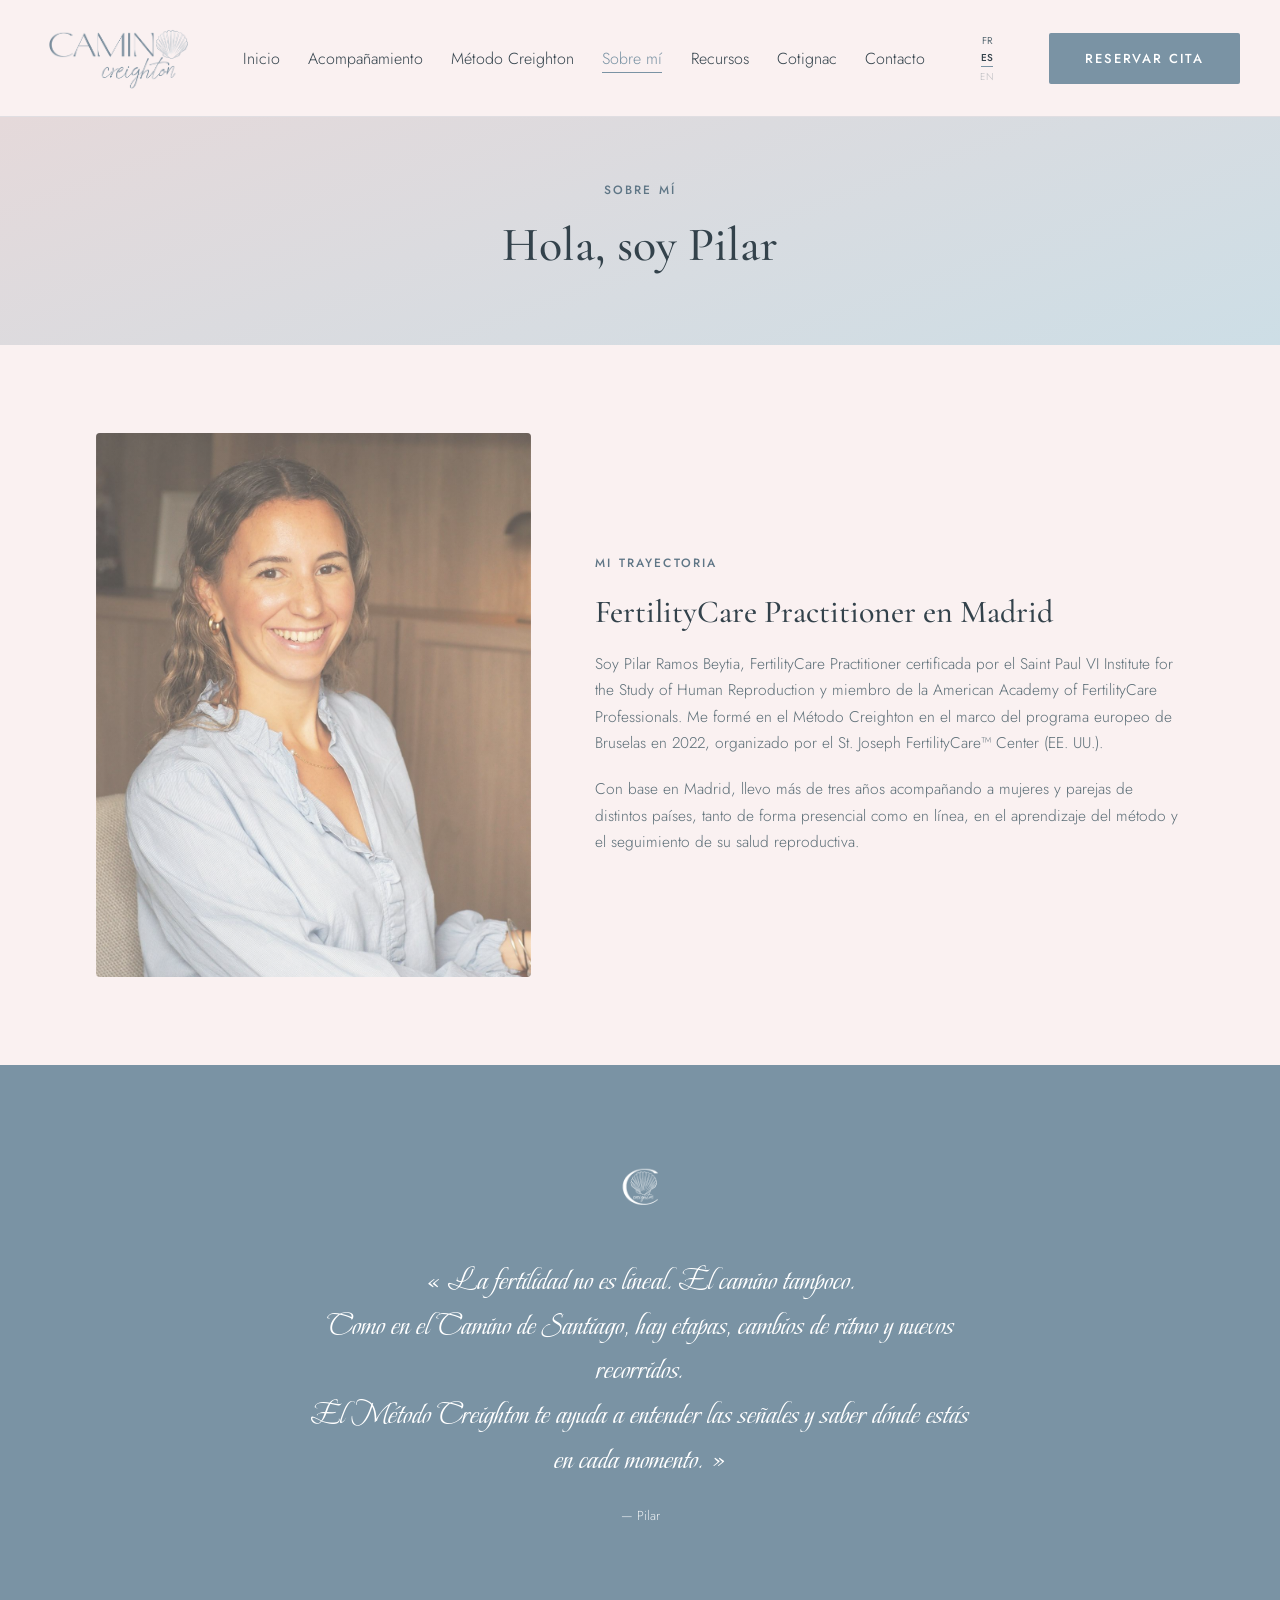
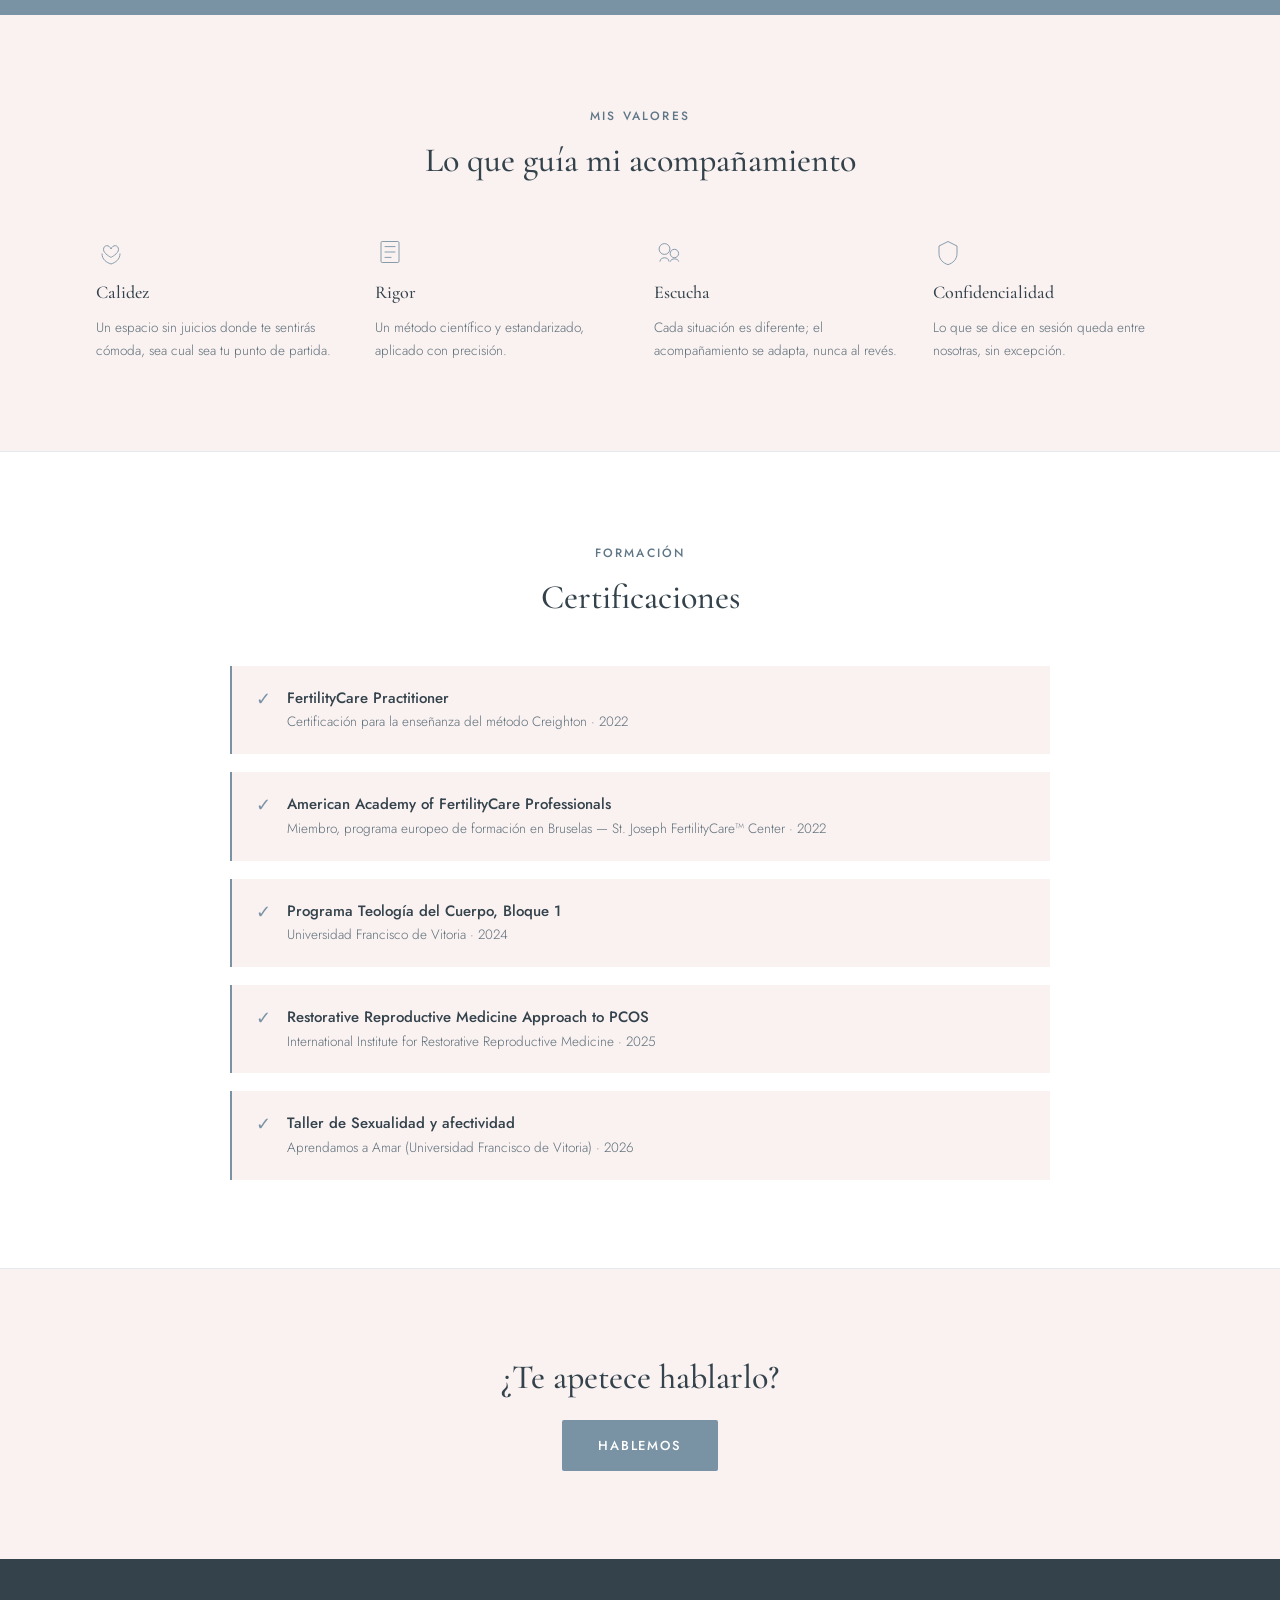
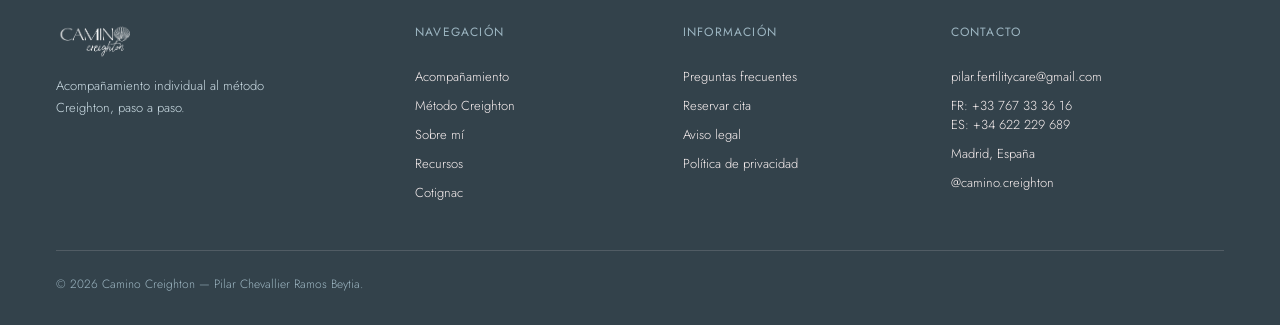
<file: apropos.html>
<!doctype html>
<html lang="es">
<head>
<meta charset="utf-8">
<meta name="viewport" content="width=device-width, initial-scale=1">
<title data-i18n="meta.apropos_title">Sobre Pilar Ramos Beytia | Camino Creighton</title>
<meta name="description" data-i18n-content="meta.apropos_description" content="FertilityCare Practitioner certificada por el Saint Paul VI Institute, Pilar lleva más de tres años acompañando a mujeres y parejas en el aprendizaje del método Creighton, en Madrid y por videollamada.">
<meta name="keywords" content="Pilar Ramos Beytia, FertilityCare Practitioner Madrid, NaProTECHNOLOGY, Naprotecnología, formación Método Creighton, Saint Paul VI Institute">
<link rel="canonical" href="https://caminocreighton.com/apropos.html">
<meta property="og:type" content="website">
<meta property="og:site_name" content="Camino Creighton">
<meta property="og:locale" content="es_ES">
<meta property="og:locale:alternate" content="fr_FR">
<meta property="og:title" content="Sobre Pilar Ramos Beytia | Camino Creighton">
<meta property="og:description" content="FertilityCare Practitioner certificada por el Saint Paul VI Institute, Pilar lleva más de tres años acompañando a mujeres y parejas en el aprendizaje del método Creighton, en Madrid y por videollamada.">
<meta property="og:url" content="https://caminocreighton.com/apropos.html">
<meta property="og:image" content="https://caminocreighton.com/images/og-logo.png">
<meta property="og:image:width" content="1200">
<meta property="og:image:height" content="630">
<meta property="og:image:alt" content="Camino Creighton">
<meta name="twitter:card" content="summary_large_image">
<meta name="twitter:title" content="Sobre Pilar Ramos Beytia | Camino Creighton">
<meta name="twitter:description" content="FertilityCare Practitioner certificada por el Saint Paul VI Institute, Pilar lleva más de tres años acompañando a mujeres y parejas en el aprendizaje del método Creighton, en Madrid y por videollamada.">
<meta name="twitter:image" content="https://caminocreighton.com/images/og-logo.png">
<meta name="geo.region" content="ES-M">
<meta name="geo.placename" content="Madrid">
<meta name="geo.position" content="40.4360;-3.8196">
<meta name="ICBM" content="40.4360, -3.8196">
<link rel="icon" type="image/png" href="images/favicon.png">
<link rel="icon" href="images/favicon.ico" sizes="any">
<link rel="apple-touch-icon" href="images/apple-touch-icon.png">
<link rel="preload" href="fonts/jost-latin.woff2" as="font" type="font/woff2" crossorigin>
<link rel="preload" href="fonts/cormorant-garamond-latin.woff2" as="font" type="font/woff2" crossorigin>
<link rel="stylesheet" href="css/style.css?v=48">
</head>
<body>

<header class="site-header">
  <a href="index.html" aria-label="Camino Creighton — retour à l'accueil" style="display:flex; align-items:center; text-decoration:none;">
    <img width="650" height="317" src="images/logo-horizontal.png" alt="Camino Creighton" style="height:72px; width:auto; display:block;">
  </a>
  <nav class="nav-links">
    <a href="index.html" data-i18n="nav.accueil">Inicio</a>
    <div class="nav-item">
      <a href="accompagnement.html" data-i18n="nav.accompagnement">Acompañamiento<span class="nav-caret">▾</span></a>
      <div class="nav-dropdown">
        <a href="accompagnement.html#suivi" data-i18n="nav.accompagnement_suivi">El seguimiento</a>
        <a href="accompagnement.html#deroule" data-i18n="nav.accompagnement_deroule">Desarrollo de las sesiones</a>
        <a href="accompagnement.html#tarifs" data-i18n="nav.accompagnement_tarifs">Tarifas y planes</a>
      </div>
    </div>
    <div class="nav-item">
      <a href="methode.html" data-i18n="nav.methode">Método Creighton<span class="nav-caret">▾</span></a>
      <div class="nav-dropdown">
        <a href="methode.html#quoi" data-i18n="nav.methode_quoi">Qué es</a>
        <a href="methode.html#benefices" data-i18n="nav.methode_benefices">Por qué este método</a>
        <a href="methode.html#fonctionnement" data-i18n="nav.methode_fonctionnement">En el día a día</a>
        <a href="methode.html#pourqui" data-i18n="nav.methode_pourqui">Para quién</a>
        <a href="methode.html#napro" data-i18n="nav.methode_napro">NaProTECNOLOGIA</a>
        <a href="methode.html#fiabilite" data-i18n="nav.methode_fiabilite">Fiabilidad</a>
      </div>
    </div>
    <div class="nav-item">
      <a href="apropos.html" class="active" data-i18n="nav.apropos">Sobre mí<span class="nav-caret">▾</span></a>
      <div class="nav-dropdown">
        <a href="#parcours" data-i18n="nav.apropos_parcours">Mi trayectoria</a>
        <a href="#valeurs" data-i18n="nav.apropos_valeurs">Mis valores</a>
        <a href="#formation" data-i18n="nav.apropos_formation">Certificaciones</a>
      </div>
    </div>
    <div class="nav-item">
      <a href="ressources.html" data-i18n="nav.ressources">Recursos<span class="nav-caret">▾</span></a>
      <div class="nav-dropdown">
        <a href="ressources.html#livres" data-i18n="nav.ressources_livres">Libros</a>
        <a href="ressources.html#liens" data-i18n="nav.ressources_liens">Enlaces útiles</a>
        <a href="ressources.html#faq" data-i18n="nav.ressources_faq">FAQ</a>
      </div>
    </div>
    <div class="nav-item">
      <a href="cotignac.html" data-i18n="nav.cotignac">Cotignac<span class="nav-caret">▾</span></a>
      <div class="nav-dropdown">
        <a href="cotignac.html#cotignac" data-i18n="nav.cotignac_lieu">Qué es Cotignac</a>
        <a href="cotignac.html#porque" data-i18n="nav.cotignac_porque">Por qué enviar una carta</a>
        <a href="cotignac.html#carta" data-i18n="nav.cotignac_carta">Enviar mi carta</a>
        <a href="cotignac.html#pilar" data-i18n="nav.cotignac_pilar">Testimonios de Pilar</a>
        <a href="cotignac.html#gracias" data-i18n="nav.cotignac_gracias">Gracias recibidas</a>
      </div>
    </div>
    <a href="contact.html" data-i18n="nav.contact">Contacto</a>
  </nav>
  <div class="lang-switch lang-switch-header">
    <button class="lang-btn active" data-lang="fr">FR</button>
    <span class="lang-sep">·</span>
    <button class="lang-btn" data-lang="es">ES</button>
    <span class="lang-sep">·</span>
    <span class="lang-btn-disabled" data-i18n-title="nav.lang_en_title" title="Próximamente en inglés">EN</span>
  </div>
  <a href="contact.html?mode=reserver" class="btn-primary header-cta-desktop" data-i18n="nav.rdv">Reservar cita</a>
  <button class="nav-toggle" id="nav-toggle" aria-label="Ouvrir le menu" aria-expanded="false">
    <svg width="24" height="24" viewBox="0 0 24 24" fill="none" stroke="var(--ink)" stroke-width="2" stroke-linecap="round"><line x1="3" y1="6" x2="21" y2="6"></line><line x1="3" y1="12" x2="21" y2="12"></line><line x1="3" y1="18" x2="21" y2="18"></line></svg>
  </button>
</header>
<nav class="mobile-menu" id="mobile-menu" hidden>
  <a href="index.html" data-i18n="nav.accueil">Inicio</a>
  <a href="accompagnement.html" data-i18n="nav.accompagnement">Acompañamiento</a>
  <a href="methode.html" data-i18n="nav.methode">Método Creighton</a>
  <a href="apropos.html" data-i18n="nav.apropos">Sobre mí</a>
  <a href="ressources.html" data-i18n="nav.ressources">Recursos</a>
  <a href="cotignac.html" data-i18n="nav.cotignac">Cotignac</a>
  <a href="contact.html" data-i18n="nav.contact">Contacto</a>
  <div class="lang-switch">
    <button class="lang-btn active" data-lang="fr">FR</button>
    <span class="lang-sep">·</span>
    <button class="lang-btn" data-lang="es">ES</button>
    <span class="lang-sep">·</span>
    <span class="lang-btn-disabled" data-i18n-title="nav.lang_en_title" title="Próximamente en inglés">EN</span>
  </div>
  <a href="contact.html?mode=reserver" class="btn-primary" data-i18n="nav.rdv" style="text-align:center; margin-top:6px;">Reservar cita</a>
</nav>

<main style="width:100%; background:var(--cream);">

  <section class="hero-pad" style="padding:64px 56px 72px; background:linear-gradient(160deg, var(--blush), var(--powder));">
    <div style="max-width:820px; margin:0 auto; text-align:center; display:flex; flex-direction:column; align-items:center; gap:20px;">
      <span class="eyebrow" data-i18n="apropos.hero_eyebrow">Sobre mí</span>
      <h1 style="font-size:48px; line-height:1.12;" data-i18n="apropos.hero_title">Hola, soy Pilar</h1>
    </div>
  </section>

  <section id="parcours" class="split section-pad" style="padding:88px 56px; display:grid; grid-template-columns:0.85fr 1.15fr; gap:64px; align-items:center; max-width:1200px; margin:0 auto;">
    <div style="width:100%; aspect-ratio:4/5; border-radius:4px; overflow:hidden; position:relative;">
      <img loading="lazy" decoding="async" width="1100" height="1466" src="images/profil-web-hero.jpg" alt="Retrato de Pilar Ramos Beytia" data-i18n-alt="apropos.parcours_image_alt" style="width:100%; height:100%; object-fit:cover; display:block;">
      <div style="position:absolute; inset:0; background:linear-gradient(160deg, rgba(255,255,255,0.18), rgba(229,217,218,0.22));"></div>
    </div>
    <div style="display:flex; flex-direction:column; gap:20px;">
      <span class="eyebrow" data-i18n="apropos.parcours_eyebrow">Mi trayectoria</span>
      <h2 style="font-size:32px;" data-i18n="apropos.parcours_title">FertilityCare Practitioner en Madrid</h2>
      <p style="font-size:15.5px; color:var(--ink-soft);" data-i18n="apropos.parcours_text1">Soy Pilar Ramos Beytia, FertilityCare Practitioner certificada por el Saint Paul VI Institute for the Study of Human Reproduction y miembro de la American Academy of FertilityCare Professionals. Me formé en el Método Creighton en el marco del programa europeo de Bruselas en 2022, organizado por el St. Joseph FertilityCare™ Center (EE. UU.).</p>
      <p style="font-size:15.5px; color:var(--ink-soft);" data-i18n="apropos.parcours_text2">Con base en Madrid, llevo más de tres años acompañando a mujeres y parejas de distintos países, tanto de forma presencial como en línea, en el aprendizaje del método y el seguimiento de su salud reproductiva.</p>
    </div>
  </section>

  <section style="background:var(--primary); padding:88px 56px; text-align:center;">
    <div style="max-width:680px; margin:0 auto; display:flex; flex-direction:column; align-items:center; gap:22px;">
      <img loading="lazy" decoding="async" width="560" height="768" src="images/logo-round.png" alt="Camino Creighton" style="height:84px; width:auto; filter:brightness(0) invert(1);">
      <p class="script" style="font-size:32px; color:var(--white); font-weight:400; line-height:1.4;" data-i18n="apropos.citation">« La fertilidad no es lineal. El camino tampoco.<br>Como en el Camino de Santiago, hay etapas, cambios de ritmo y nuevos recorridos.<br>El Método Creighton te ayuda a entender las señales y saber dónde estás en cada momento. »</p>
      <p style="font-size:13px; color:var(--white); opacity:0.85;" data-i18n="apropos.citation_auteur">— Pilar</p>
    </div>
  </section>

  <section id="valeurs" class="section-pad" style="padding:88px 56px; max-width:1200px; margin:0 auto;">
    <div style="text-align:center; max-width:620px; margin:0 auto 56px;">
      <span class="eyebrow" data-i18n="apropos.valeurs_eyebrow">Mis valores</span>
      <h2 style="font-size:34px; margin-top:14px;" data-i18n="apropos.valeurs_title">Lo que guía mi acompañamiento</h2>
    </div>
    <div class="grid-4" style="display:grid; grid-template-columns:repeat(4, 1fr); gap:28px;">
      <div style="display:flex; flex-direction:column; gap:14px;">
        <svg width="30" height="30" viewBox="0 0 100 100" fill="none" stroke="var(--primary)" stroke-width="3"><path d="M20 55 C20 75 35 85 50 90 C65 85 80 75 80 55"></path><path d="M50 40 C45 25 25 25 25 42 C25 55 50 68 50 68 C50 68 75 55 75 42 C75 25 55 25 50 40 Z"></path></svg>
        <h3 style="font-size:18px;" data-i18n="apropos.valeur1_title">Calidez</h3>
        <p style="font-size:13.5px; color:var(--ink-soft);" data-i18n="apropos.valeur1_text">Un espacio sin juicios donde te sentirás cómoda, sea cual sea tu punto de partida.</p>
      </div>
      <div style="display:flex; flex-direction:column; gap:14px;">
        <svg width="30" height="30" viewBox="0 0 100 100" fill="none" stroke="var(--primary)" stroke-width="3"><rect x="20" y="15" width="60" height="70" rx="4"></rect><path d="M32 32 L68 32"></path><path d="M32 50 L68 50"></path><path d="M32 68 L55 68"></path></svg>
        <h3 style="font-size:18px;" data-i18n="apropos.valeur2_title">Rigor</h3>
        <p style="font-size:13.5px; color:var(--ink-soft);" data-i18n="apropos.valeur2_text">Un método científico y estandarizado, aplicado con precisión.</p>
      </div>
      <div style="display:flex; flex-direction:column; gap:14px;">
        <svg width="30" height="30" viewBox="0 0 100 100" fill="none" stroke="var(--primary)" stroke-width="3"><circle cx="35" cy="40" r="18"></circle><circle cx="68" cy="55" r="14"></circle><path d="M20 82 C20 65 50 65 50 82"></path><path d="M55 82 C55 70 82 70 82 82"></path></svg>
        <h3 style="font-size:18px;" data-i18n="apropos.valeur3_title">Escucha</h3>
        <p style="font-size:13.5px; color:var(--ink-soft);" data-i18n="apropos.valeur3_text">Cada situación es diferente; el acompañamiento se adapta, nunca al revés.</p>
      </div>
      <div style="display:flex; flex-direction:column; gap:14px;">
        <svg width="30" height="30" viewBox="0 0 100 100" fill="none" stroke="var(--primary)" stroke-width="3"><path d="M50 15 L80 30 L80 55 C80 75 65 88 50 92 C35 88 20 75 20 55 L20 30 Z"></path></svg>
        <h3 style="font-size:18px;" data-i18n="apropos.valeur4_title">Confidencialidad</h3>
        <p style="font-size:13.5px; color:var(--ink-soft);" data-i18n="apropos.valeur4_text">Lo que se dice en sesión queda entre nosotras, sin excepción.</p>
      </div>
    </div>
  </section>

  <section id="formation" style="background:var(--white); padding:88px 56px; border-top:1px solid rgba(122,147,164,0.2); border-bottom:1px solid rgba(122,147,164,0.2);">
    <div style="max-width:820px; margin:0 auto;">
      <div style="text-align:center; max-width:620px; margin:0 auto 48px;">
        <span class="eyebrow" data-i18n="apropos.formation_eyebrow">Formación</span>
        <h2 style="font-size:34px; margin-top:14px;" data-i18n="apropos.formation_title">Certificaciones</h2>
      </div>
      <ul style="list-style:none; padding:0; margin:0; display:flex; flex-direction:column; gap:18px;">
        <li style="display:flex; gap:16px; align-items:flex-start; padding:20px 24px; background:var(--cream); border-left:2px solid var(--primary);">
          <span style="color:var(--primary); font-size:18px;">✓</span>
          <div>
            <p style="font-size:15px; color:var(--ink); font-weight:500;" data-i18n="apropos.cert1_title">FertilityCare Practitioner</p>
            <p style="font-size:13.5px; color:var(--ink-soft);" data-i18n="apropos.cert1_text">Certificación para la enseñanza del método Creighton · 2022</p>
          </div>
        </li>
        <li style="display:flex; gap:16px; align-items:flex-start; padding:20px 24px; background:var(--cream); border-left:2px solid var(--primary);">
          <span style="color:var(--primary); font-size:18px;">✓</span>
          <div>
            <p style="font-size:15px; color:var(--ink); font-weight:500;" data-i18n="apropos.cert3_title">American Academy of FertilityCare Professionals</p>
            <p style="font-size:13.5px; color:var(--ink-soft);" data-i18n="apropos.cert3_text">Miembro, programa europeo de formación en Bruselas — St. Joseph FertilityCare™ Center · 2022</p>
          </div>
        </li>
        <li style="display:flex; gap:16px; align-items:flex-start; padding:20px 24px; background:var(--cream); border-left:2px solid var(--primary);">
          <span style="color:var(--primary); font-size:18px;">✓</span>
          <div>
            <p style="font-size:15px; color:var(--ink); font-weight:500;" data-i18n="apropos.cert4_title">Programa Teología del Cuerpo, Bloque 1</p>
            <p style="font-size:13.5px; color:var(--ink-soft);" data-i18n="apropos.cert4_text">Universidad Francisco de Vitoria · 2024</p>
          </div>
        </li>
        <li style="display:flex; gap:16px; align-items:flex-start; padding:20px 24px; background:var(--cream); border-left:2px solid var(--primary);">
          <span style="color:var(--primary); font-size:18px;">✓</span>
          <div>
            <p style="font-size:15px; color:var(--ink); font-weight:500;" data-i18n="apropos.cert5_title">Restorative Reproductive Medicine Approach to PCOS</p>
            <p style="font-size:13.5px; color:var(--ink-soft);" data-i18n="apropos.cert5_text">International Institute for Restorative Reproductive Medicine · 2025</p>
          </div>
        </li>
        <li style="display:flex; gap:16px; align-items:flex-start; padding:20px 24px; background:var(--cream); border-left:2px solid var(--primary);">
          <span style="color:var(--primary); font-size:18px;">✓</span>
          <div>
            <p style="font-size:15px; color:var(--ink); font-weight:500;" data-i18n="apropos.cert6_title">Taller de Sexualidad y afectividad</p>
            <p style="font-size:13.5px; color:var(--ink-soft);" data-i18n="apropos.cert6_text">Aprendamos a Amar (Universidad Francisco de Vitoria) · 2026</p>
          </div>
        </li>
      </ul>
    </div>
  </section>

  <section style="padding:88px 56px; text-align:center;">
    <div style="max-width:600px; margin:0 auto; display:flex; flex-direction:column; align-items:center; gap:22px;">
      <h2 style="font-size:34px;" data-i18n="apropos.cta_title">¿Te apetece hablarlo?</h2>
      <a href="contact.html?mode=question" class="btn-primary" data-i18n="apropos.cta_button">Hablemos</a>
    </div>
  </section>

</main>

<footer class="site-footer">
  <div class="footer-grid">
    <div>
      <div style="display:flex; align-items:baseline; gap:8px; margin-bottom:16px;">
        <img width="650" height="317" src="images/logo-horizontal.png" alt="Camino Creighton" style="height:36px; width:auto; display:block; filter:brightness(0) invert(1);">
      </div>
      <p style="font-size:13px; color:var(--powder); max-width:260px;" data-i18n="footer.tagline">Acompañamiento individual al método Creighton, paso a paso.</p>
    </div>
    <div class="footer-col">
      <h4 data-i18n="footer.nav_heading">Navegación</h4>
      <a href="accompagnement.html" data-i18n="nav.accompagnement">Acompañamiento</a>
      <a href="methode.html" data-i18n="nav.methode">Método Creighton</a>
      <a href="apropos.html" data-i18n="nav.apropos">Sobre mí</a>
      <a href="ressources.html" data-i18n="nav.ressources">Recursos</a>
      <a href="cotignac.html" data-i18n="nav.cotignac">Cotignac</a>
    </div>
    <div class="footer-col">
      <h4 data-i18n="footer.info_heading">Información</h4>
      <a href="ressources.html#faq" data-i18n="footer.faq_link">Preguntas frecuentes</a>
      <a href="contact.html?mode=reserver" data-i18n="footer.rdv_link">Reservar cita</a>
      <a href="mentions-legales.html" data-i18n="footer.mentions">Aviso legal</a>
      <a href="confidentialite.html" data-i18n="footer.confidentialite">Política de privacidad</a>
    </div>
    <div class="footer-col">
      <h4 data-i18n="footer.contact_heading">Contacto</h4>
      <a href="mailto:pilar.fertilitycare@gmail.com">pilar.fertilitycare@gmail.com</a>
      <a href="tel:+33767333616">FR: +33 767 33 36 16<br>ES: +34 622 229 689</a>
      <span data-i18n="footer.address">Madrid, España</span>
      <a href="https://www.instagram.com/camino.creighton/" target="_blank" rel="noopener">@camino.creighton</a>
    </div>
  </div>
  <div class="footer-bottom" data-i18n="footer.copyright">© 2026 Camino Creighton — Pilar Chevallier Ramos Beytia.</div>
</footer>

<script src="js/i18n.js?v=48"></script>
<script src="js/main.js?v=48"></script>
</body>
</html>
</file>
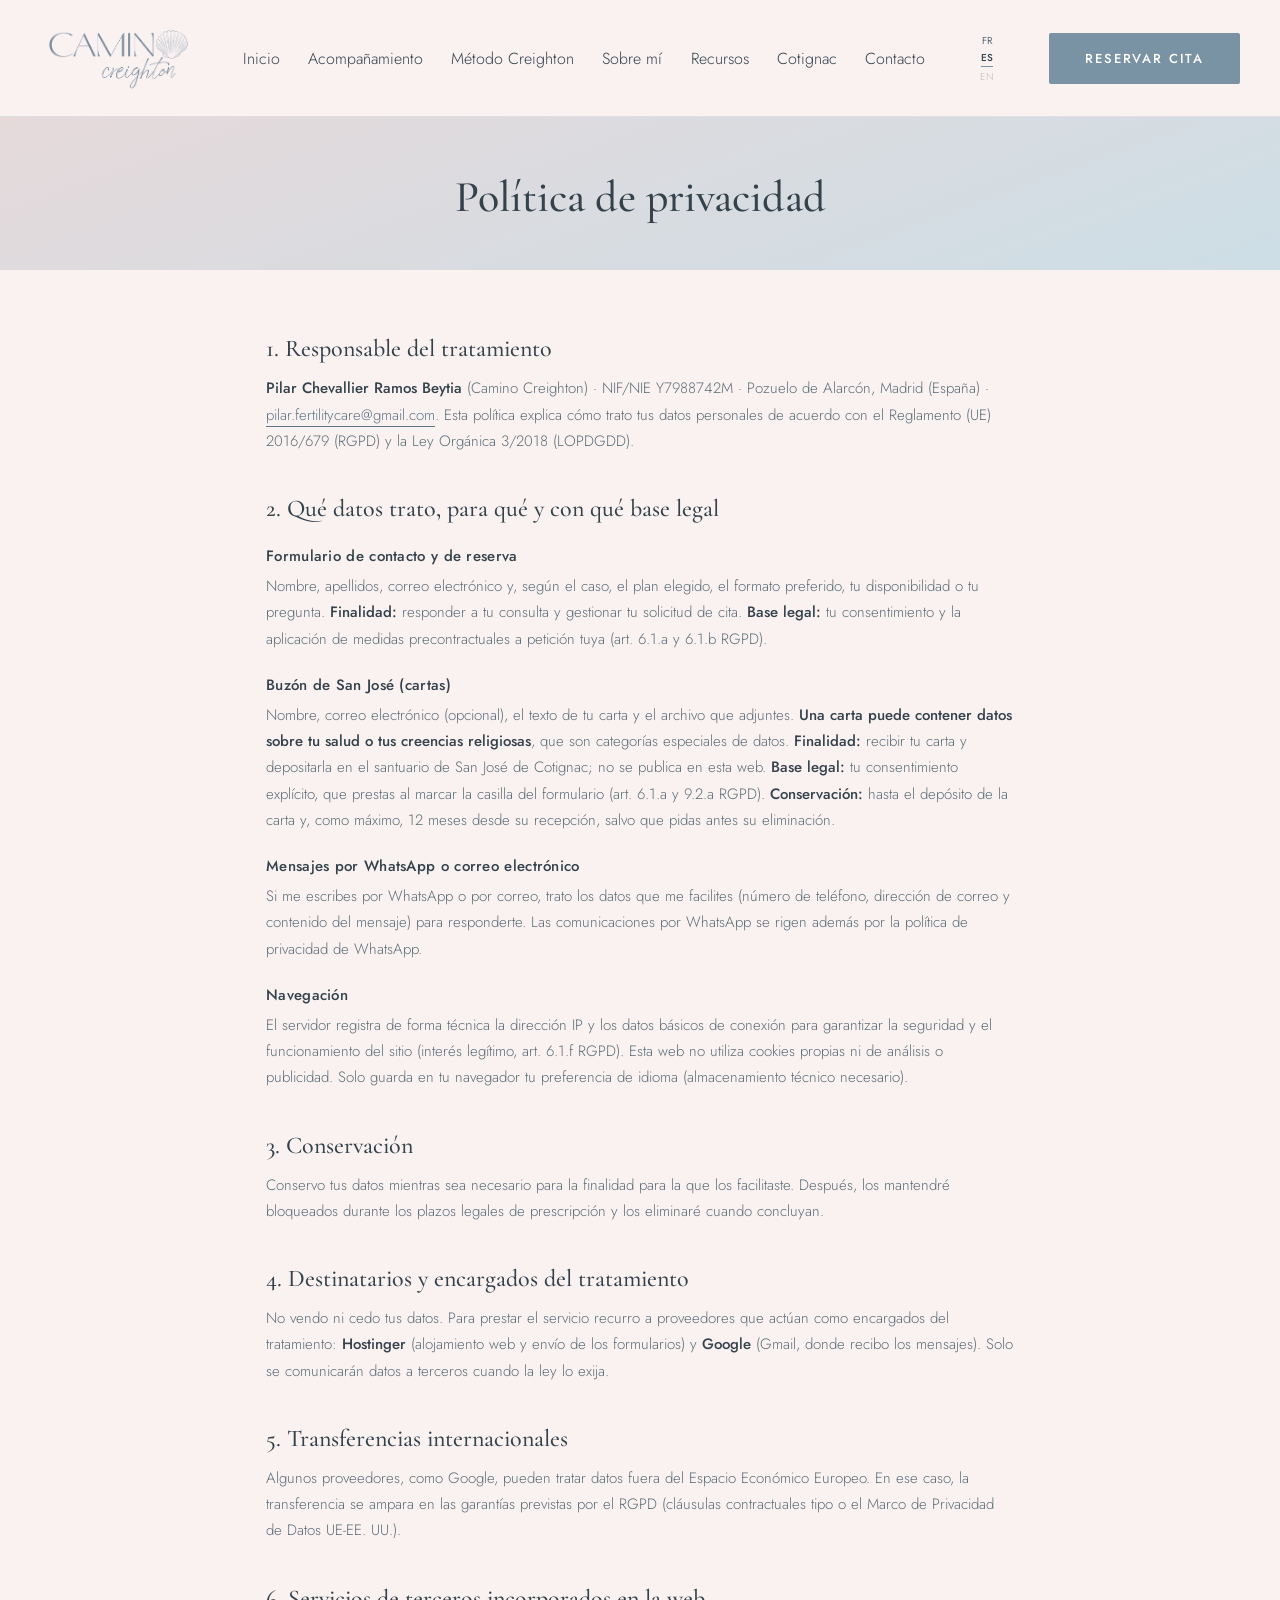
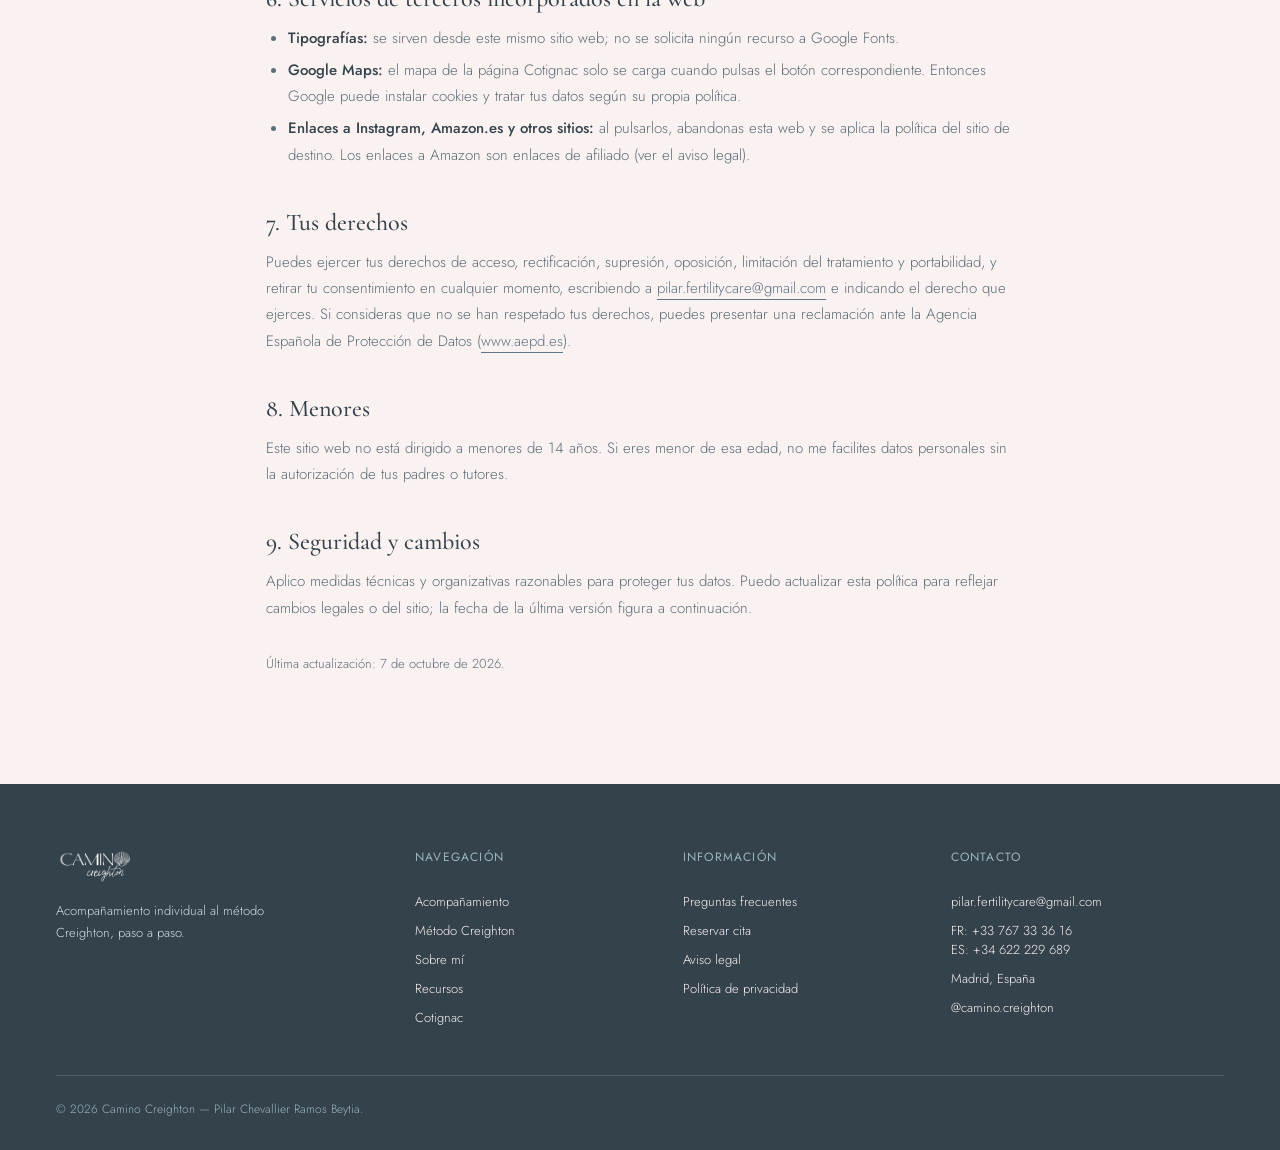
<file: confidentialite.html>
<!doctype html>
<html lang="es">
<head>
<meta charset="utf-8">
<meta name="viewport" content="width=device-width, initial-scale=1">
<title data-i18n="meta.confidentialite_title">Política de privacidad | Camino Creighton</title>
<meta name="description" data-i18n-content="meta.confidentialite_description" content="Política de privacidad de caminocreighton.com: qué datos se tratan, para qué, tus derechos y los servicios de terceros.">
<link rel="canonical" href="https://caminocreighton.com/confidentialite.html">
<meta property="og:type" content="website">
<meta property="og:site_name" content="Camino Creighton">
<meta property="og:locale" content="es_ES">
<meta property="og:locale:alternate" content="fr_FR">
<meta property="og:title" content="Política de privacidad | Camino Creighton">
<meta property="og:description" content="Política de privacidad de caminocreighton.com: qué datos se tratan, para qué, tus derechos y los servicios de terceros.">
<meta property="og:url" content="https://caminocreighton.com/confidentialite.html">
<meta property="og:image" content="https://caminocreighton.com/images/og-logo.png">
<meta property="og:image:width" content="1200">
<meta property="og:image:height" content="630">
<meta property="og:image:alt" content="Camino Creighton">
<meta name="twitter:card" content="summary_large_image">
<meta name="twitter:title" content="Política de privacidad | Camino Creighton">
<meta name="twitter:description" content="Política de privacidad de caminocreighton.com: qué datos se tratan, para qué, tus derechos y los servicios de terceros.">
<meta name="twitter:image" content="https://caminocreighton.com/images/og-logo.png">
<meta name="geo.region" content="ES-M">
<meta name="geo.placename" content="Madrid">
<meta name="geo.position" content="40.4360;-3.8196">
<meta name="ICBM" content="40.4360, -3.8196">
<link rel="icon" type="image/png" href="images/favicon.png">
<link rel="icon" href="images/favicon.ico" sizes="any">
<link rel="apple-touch-icon" href="images/apple-touch-icon.png">
<link rel="preload" href="fonts/jost-latin.woff2" as="font" type="font/woff2" crossorigin>
<link rel="preload" href="fonts/cormorant-garamond-latin.woff2" as="font" type="font/woff2" crossorigin>
<link rel="stylesheet" href="css/style.css?v=48">
</head>
<body>

<header class="site-header">
  <a href="index.html" aria-label="Camino Creighton — retour à l'accueil" style="display:flex; align-items:center; text-decoration:none;">
    <img width="650" height="317" src="images/logo-horizontal.png" alt="Camino Creighton" style="height:72px; width:auto; display:block;">
  </a>
  <nav class="nav-links">
    <a href="index.html" data-i18n="nav.accueil">Inicio</a>
    <div class="nav-item">
      <a href="accompagnement.html" data-i18n="nav.accompagnement">Acompañamiento<span class="nav-caret">▾</span></a>
      <div class="nav-dropdown">
        <a href="accompagnement.html#suivi" data-i18n="nav.accompagnement_suivi">El seguimiento</a>
        <a href="accompagnement.html#deroule" data-i18n="nav.accompagnement_deroule">Desarrollo de las sesiones</a>
        <a href="accompagnement.html#tarifs" data-i18n="nav.accompagnement_tarifs">Tarifas y planes</a>
      </div>
    </div>
    <div class="nav-item">
      <a href="methode.html" data-i18n="nav.methode">Método Creighton<span class="nav-caret">▾</span></a>
      <div class="nav-dropdown">
        <a href="methode.html#quoi" data-i18n="nav.methode_quoi">Qué es</a>
        <a href="methode.html#benefices" data-i18n="nav.methode_benefices">Por qué este método</a>
        <a href="methode.html#fonctionnement" data-i18n="nav.methode_fonctionnement">En el día a día</a>
        <a href="methode.html#pourqui" data-i18n="nav.methode_pourqui">Para quién</a>
        <a href="methode.html#napro" data-i18n="nav.methode_napro">NaProTECNOLOGIA</a>
        <a href="methode.html#fiabilite" data-i18n="nav.methode_fiabilite">Fiabilidad</a>
      </div>
    </div>
    <div class="nav-item">
      <a href="apropos.html" data-i18n="nav.apropos">Sobre mí<span class="nav-caret">▾</span></a>
      <div class="nav-dropdown">
        <a href="apropos.html#parcours" data-i18n="nav.apropos_parcours">Mi trayectoria</a>
        <a href="apropos.html#valeurs" data-i18n="nav.apropos_valeurs">Mis valores</a>
        <a href="apropos.html#formation" data-i18n="nav.apropos_formation">Certificaciones</a>
      </div>
    </div>
    <div class="nav-item">
      <a href="ressources.html" data-i18n="nav.ressources">Recursos<span class="nav-caret">▾</span></a>
      <div class="nav-dropdown">
        <a href="ressources.html#livres" data-i18n="nav.ressources_livres">Libros</a>
        <a href="ressources.html#liens" data-i18n="nav.ressources_liens">Enlaces útiles</a>
        <a href="ressources.html#faq" data-i18n="nav.ressources_faq">FAQ</a>
      </div>
    </div>
    <div class="nav-item">
      <a href="cotignac.html" data-i18n="nav.cotignac">Cotignac<span class="nav-caret">▾</span></a>
      <div class="nav-dropdown">
        <a href="cotignac.html#cotignac" data-i18n="nav.cotignac_lieu">Qué es Cotignac</a>
        <a href="cotignac.html#porque" data-i18n="nav.cotignac_porque">Por qué enviar una carta</a>
        <a href="cotignac.html#carta" data-i18n="nav.cotignac_carta">Enviar mi carta</a>
        <a href="cotignac.html#pilar" data-i18n="nav.cotignac_pilar">Testimonios de Pilar</a>
        <a href="cotignac.html#gracias" data-i18n="nav.cotignac_gracias">Gracias recibidas</a>
      </div>
    </div>
    <a href="contact.html" data-i18n="nav.contact">Contacto</a>
  </nav>
  <div class="lang-switch lang-switch-header">
    <button class="lang-btn active" data-lang="fr">FR</button>
    <span class="lang-sep">·</span>
    <button class="lang-btn" data-lang="es">ES</button>
    <span class="lang-sep">·</span>
    <span class="lang-btn-disabled" data-i18n-title="nav.lang_en_title" title="Próximamente en inglés">EN</span>
  </div>
  <a href="contact.html?mode=reserver" class="btn-primary header-cta-desktop" data-i18n="nav.rdv">Reservar cita</a>
  <button class="nav-toggle" id="nav-toggle" aria-label="Ouvrir le menu" aria-expanded="false">
    <svg width="24" height="24" viewBox="0 0 24 24" fill="none" stroke="var(--ink)" stroke-width="2" stroke-linecap="round"><line x1="3" y1="6" x2="21" y2="6"></line><line x1="3" y1="12" x2="21" y2="12"></line><line x1="3" y1="18" x2="21" y2="18"></line></svg>
  </button>
</header>
<nav class="mobile-menu" id="mobile-menu" hidden>
  <a href="index.html" data-i18n="nav.accueil">Inicio</a>
  <a href="accompagnement.html" data-i18n="nav.accompagnement">Acompañamiento</a>
  <a href="methode.html" data-i18n="nav.methode">Método Creighton</a>
  <a href="apropos.html" data-i18n="nav.apropos">Sobre mí</a>
  <a href="ressources.html" data-i18n="nav.ressources">Recursos</a>
  <a href="cotignac.html" data-i18n="nav.cotignac">Cotignac</a>
  <a href="contact.html" data-i18n="nav.contact">Contacto</a>
  <div class="lang-switch">
    <button class="lang-btn active" data-lang="fr">FR</button>
    <span class="lang-sep">·</span>
    <button class="lang-btn" data-lang="es">ES</button>
    <span class="lang-sep">·</span>
    <span class="lang-btn-disabled" data-i18n-title="nav.lang_en_title" title="Próximamente en inglés">EN</span>
  </div>
  <a href="contact.html?mode=reserver" class="btn-primary" data-i18n="nav.rdv" style="text-align:center; margin-top:6px;">Reservar cita</a>
</nav>

<main style="width:100%; background:var(--cream);">

  <section class="hero-pad" style="padding:56px 56px 48px; background:linear-gradient(160deg, var(--blush), var(--powder));">
    <div style="max-width:820px; margin:0 auto; text-align:center;">
      <h1 style="font-size:44px; line-height:1.12;" data-i18n="legal.confidentialite_title">Política de privacidad</h1>
    </div>
  </section>

  <section class="section-pad legal" style="padding:64px 56px 96px; max-width:860px; margin:0 auto;">
    <div class="legal-es">
<h2>1. Responsable del tratamiento</h2>
<p><strong>Pilar Chevallier Ramos Beytia</strong> (Camino Creighton) · NIF/NIE Y7988742M · Pozuelo de Alarcón, Madrid (España) · <a href="mailto:pilar.fertilitycare@gmail.com">pilar.fertilitycare@gmail.com</a>. Esta política explica cómo trato tus datos personales de acuerdo con el Reglamento (UE) 2016/679 (RGPD) y la Ley Orgánica 3/2018 (LOPDGDD).</p>

<h2>2. Qué datos trato, para qué y con qué base legal</h2>
<h3>Formulario de contacto y de reserva</h3>
<p>Nombre, apellidos, correo electrónico y, según el caso, el plan elegido, el formato preferido, tu disponibilidad o tu pregunta. <strong>Finalidad:</strong> responder a tu consulta y gestionar tu solicitud de cita. <strong>Base legal:</strong> tu consentimiento y la aplicación de medidas precontractuales a petición tuya (art. 6.1.a y 6.1.b RGPD).</p>
<h3>Buzón de San José (cartas)</h3>
<p>Nombre, correo electrónico (opcional), el texto de tu carta y el archivo que adjuntes. <strong>Una carta puede contener datos sobre tu salud o tus creencias religiosas</strong>, que son categorías especiales de datos. <strong>Finalidad:</strong> recibir tu carta y depositarla en el santuario de San José de Cotignac; no se publica en esta web. <strong>Base legal:</strong> tu consentimiento explícito, que prestas al marcar la casilla del formulario (art. 6.1.a y 9.2.a RGPD). <strong>Conservación:</strong> hasta el depósito de la carta y, como máximo, 12 meses desde su recepción, salvo que pidas antes su eliminación.</p>
<h3>Mensajes por WhatsApp o correo electrónico</h3>
<p>Si me escribes por WhatsApp o por correo, trato los datos que me facilites (número de teléfono, dirección de correo y contenido del mensaje) para responderte. Las comunicaciones por WhatsApp se rigen además por la política de privacidad de WhatsApp.</p>
<h3>Navegación</h3>
<p>El servidor registra de forma técnica la dirección IP y los datos básicos de conexión para garantizar la seguridad y el funcionamiento del sitio (interés legítimo, art. 6.1.f RGPD). Esta web no utiliza cookies propias ni de análisis o publicidad. Solo guarda en tu navegador tu preferencia de idioma (almacenamiento técnico necesario).</p>

<h2>3. Conservación</h2>
<p>Conservo tus datos mientras sea necesario para la finalidad para la que los facilitaste. Después, los mantendré bloqueados durante los plazos legales de prescripción y los eliminaré cuando concluyan.</p>

<h2>4. Destinatarios y encargados del tratamiento</h2>
<p>No vendo ni cedo tus datos. Para prestar el servicio recurro a proveedores que actúan como encargados del tratamiento: <strong>Hostinger</strong> (alojamiento web y envío de los formularios) y <strong>Google</strong> (Gmail, donde recibo los mensajes). Solo se comunicarán datos a terceros cuando la ley lo exija.</p>

<h2>5. Transferencias internacionales</h2>
<p>Algunos proveedores, como Google, pueden tratar datos fuera del Espacio Económico Europeo. En ese caso, la transferencia se ampara en las garantías previstas por el RGPD (cláusulas contractuales tipo o el Marco de Privacidad de Datos UE-EE. UU.).</p>

<h2>6. Servicios de terceros incorporados en la web</h2>
<ul>
  <li><strong>Tipografías:</strong> se sirven desde este mismo sitio web; no se solicita ningún recurso a Google Fonts.</li>
  <li><strong>Google Maps:</strong> el mapa de la página Cotignac solo se carga cuando pulsas el botón correspondiente. Entonces Google puede instalar cookies y tratar tus datos según su propia política.</li>
  <li><strong>Enlaces a Instagram, Amazon.es y otros sitios:</strong> al pulsarlos, abandonas esta web y se aplica la política del sitio de destino. Los enlaces a Amazon son enlaces de afiliado (ver el aviso legal).</li>
</ul>

<h2>7. Tus derechos</h2>
<p>Puedes ejercer tus derechos de acceso, rectificación, supresión, oposición, limitación del tratamiento y portabilidad, y retirar tu consentimiento en cualquier momento, escribiendo a <a href="mailto:pilar.fertilitycare@gmail.com">pilar.fertilitycare@gmail.com</a> e indicando el derecho que ejerces. Si consideras que no se han respetado tus derechos, puedes presentar una reclamación ante la Agencia Española de Protección de Datos (<a href="https://www.aepd.es" target="_blank" rel="noopener">www.aepd.es</a>).</p>

<h2>8. Menores</h2>
<p>Este sitio web no está dirigido a menores de 14 años. Si eres menor de esa edad, no me facilites datos personales sin la autorización de tus padres o tutores.</p>

<h2>9. Seguridad y cambios</h2>
<p>Aplico medidas técnicas y organizativas razonables para proteger tus datos. Puedo actualizar esta política para reflejar cambios legales o del sitio; la fecha de la última versión figura a continuación.</p>
<p class="legal-date">Última actualización: 7 de octubre de 2026.</p>
    </div>
    <div class="legal-fr">
<h2>1. Responsable du traitement</h2>
<p><strong>Pilar Chevallier Ramos Beytia</strong> (Camino Creighton) · NIF/NIE Y7988742M · Pozuelo de Alarcón, Madrid (Espagne) · <a href="mailto:pilar.fertilitycare@gmail.com">pilar.fertilitycare@gmail.com</a>. Cette politique explique comment je traite vos données personnelles conformément au Règlement (UE) 2016/679 (RGPD) et à la loi organique espagnole 3/2018 (LOPDGDD).</p>

<h2>2. Quelles données, pour quoi faire et sur quelle base légale</h2>
<h3>Formulaire de contact et de réservation</h3>
<p>Nom, prénom, courriel et, selon le cas, la formule choisie, le format préféré, vos disponibilités ou votre question. <strong>Finalité :</strong> répondre à votre demande et gérer votre demande de rendez-vous. <strong>Base légale :</strong> votre consentement et l'exécution de mesures précontractuelles prises à votre demande (art. 6.1.a et 6.1.b du RGPD).</p>
<h3>Boîte à lettres de saint Joseph</h3>
<p>Nom, courriel (facultatif), le texte de votre lettre et le fichier joint. <strong>Une lettre peut contenir des données relatives à votre santé ou à vos convictions religieuses</strong>, qui sont des catégories particulières de données. <strong>Finalité :</strong> recevoir votre lettre et la déposer au sanctuaire de saint Joseph de Cotignac ; elle n'est pas publiée sur ce site. <strong>Base légale :</strong> votre consentement explicite, donné en cochant la case du formulaire (art. 6.1.a et 9.2.a du RGPD). <strong>Conservation :</strong> jusqu'au dépôt de la lettre et, au maximum, 12 mois à compter de leur réception, sauf demande de suppression plus tôt de votre part.</p>
<h3>Messages par WhatsApp ou par courriel</h3>
<p>Si vous m'écrivez par WhatsApp ou par courriel, je traite les données que vous me communiquez (numéro de téléphone, adresse électronique et contenu du message) pour vous répondre. Les échanges par WhatsApp sont aussi soumis à la politique de confidentialité de WhatsApp.</p>
<h3>Navigation</h3>
<p>Le serveur enregistre de façon technique l'adresse IP et les données de connexion de base pour assurer la sécurité et le fonctionnement du site (intérêt légitime, art. 6.1.f du RGPD). Ce site n'utilise aucun cookie propre, ni de mesure d'audience ou de publicité. Il enregistre seulement dans votre navigateur votre préférence de langue (stockage technique nécessaire).</p>

<h2>3. Conservation</h2>
<p>Je conserve vos données le temps nécessaire à la finalité pour laquelle vous les avez fournies. Elles sont ensuite conservées sous forme bloquée pendant les délais légaux de prescription, puis supprimées.</p>

<h2>4. Destinataires et sous-traitants</h2>
<p>Je ne vends ni ne cède vos données. Pour assurer le service, je fais appel à des prestataires qui agissent comme sous-traitants : <strong>Hostinger</strong> (hébergement du site et envoi des formulaires) et <strong>Google</strong> (Gmail, où je reçois les messages). Des données ne seront communiquées à des tiers que lorsque la loi l'exige.</p>

<h2>5. Transferts internationaux</h2>
<p>Certains prestataires, comme Google, peuvent traiter des données en dehors de l'Espace économique européen. Le transfert s'appuie alors sur les garanties prévues par le RGPD (clauses contractuelles types ou cadre de protection des données UE-États-Unis).</p>

<h2>6. Services tiers intégrés au site</h2>
<ul>
  <li><strong>Polices :</strong> elles sont servies depuis ce site ; aucune ressource n'est demandée à Google Fonts.</li>
  <li><strong>Google Maps :</strong> la carte de la page Cotignac ne se charge que lorsque vous cliquez sur le bouton prévu. Google peut alors déposer des cookies et traiter vos données selon sa propre politique.</li>
  <li><strong>Liens vers Instagram, Amazon.es et d'autres sites :</strong> en cliquant, vous quittez ce site et la politique du site de destination s'applique. Les liens vers Amazon sont des liens d'affiliation (voir les mentions légales).</li>
</ul>

<h2>7. Vos droits</h2>
<p>Vous pouvez exercer vos droits d'accès, de rectification, de suppression, d'opposition, de limitation du traitement et de portabilité, et retirer votre consentement à tout moment, en écrivant à <a href="mailto:pilar.fertilitycare@gmail.com">pilar.fertilitycare@gmail.com</a> en précisant le droit exercé. Si vous estimez que vos droits n'ont pas été respectés, vous pouvez déposer une réclamation auprès de l'Agence espagnole de protection des données (<a href="https://www.aepd.es" target="_blank" rel="noopener">www.aepd.es</a>) ou de la CNIL si vous résidez en France (<a href="https://www.cnil.fr" target="_blank" rel="noopener">www.cnil.fr</a>).</p>

<h2>8. Mineurs</h2>
<p>Ce site ne s'adresse pas aux moins de 14 ans. Si vous avez moins de 14 ans, ne me communiquez pas de données personnelles sans l'autorisation de vos parents ou tuteurs.</p>

<h2>9. Sécurité et modifications</h2>
<p>J'applique des mesures techniques et organisationnelles raisonnables pour protéger vos données. Je peux mettre à jour cette politique pour refléter des changements légaux ou du site ; la date de la dernière version figure ci-dessous.</p>
<p class="legal-date">Dernière mise à jour : 7 octobre 2026.</p>
    </div>
  </section>
</main>

<footer class="site-footer">
  <div class="footer-grid">
    <div>
      <div style="display:flex; align-items:baseline; gap:8px; margin-bottom:16px;">
        <img width="650" height="317" src="images/logo-horizontal.png" alt="Camino Creighton" style="height:36px; width:auto; display:block; filter:brightness(0) invert(1);">
      </div>
      <p style="font-size:13px; color:var(--powder); max-width:260px;" data-i18n="footer.tagline">Acompañamiento individual al método Creighton, paso a paso.</p>
    </div>
    <div class="footer-col">
      <h4 data-i18n="footer.nav_heading">Navegación</h4>
      <a href="accompagnement.html" data-i18n="nav.accompagnement">Acompañamiento</a>
      <a href="methode.html" data-i18n="nav.methode">Método Creighton</a>
      <a href="apropos.html" data-i18n="nav.apropos">Sobre mí</a>
      <a href="ressources.html" data-i18n="nav.ressources">Recursos</a>
      <a href="cotignac.html" data-i18n="nav.cotignac">Cotignac</a>
    </div>
    <div class="footer-col">
      <h4 data-i18n="footer.info_heading">Información</h4>
      <a href="ressources.html#faq" data-i18n="footer.faq_link">Preguntas frecuentes</a>
      <a href="contact.html?mode=reserver" data-i18n="footer.rdv_link">Reservar cita</a>
      <a href="mentions-legales.html" data-i18n="footer.mentions">Aviso legal</a>
      <a href="confidentialite.html" data-i18n="footer.confidentialite">Política de privacidad</a>
    </div>
    <div class="footer-col">
      <h4 data-i18n="footer.contact_heading">Contacto</h4>
      <a href="mailto:pilar.fertilitycare@gmail.com">pilar.fertilitycare@gmail.com</a>
      <a href="tel:+33767333616">FR: +33 767 33 36 16<br>ES: +34 622 229 689</a>
      <span data-i18n="footer.address">Madrid, España</span>
      <a href="https://www.instagram.com/camino.creighton/" target="_blank" rel="noopener">@camino.creighton</a>
    </div>
  </div>
  <div class="footer-bottom" data-i18n="footer.copyright">© 2026 Camino Creighton — Pilar Chevallier Ramos Beytia.</div>
</footer>

<script src="js/i18n.js?v=48"></script>
<script src="js/main.js?v=48"></script>
</body>
</html>
</file>
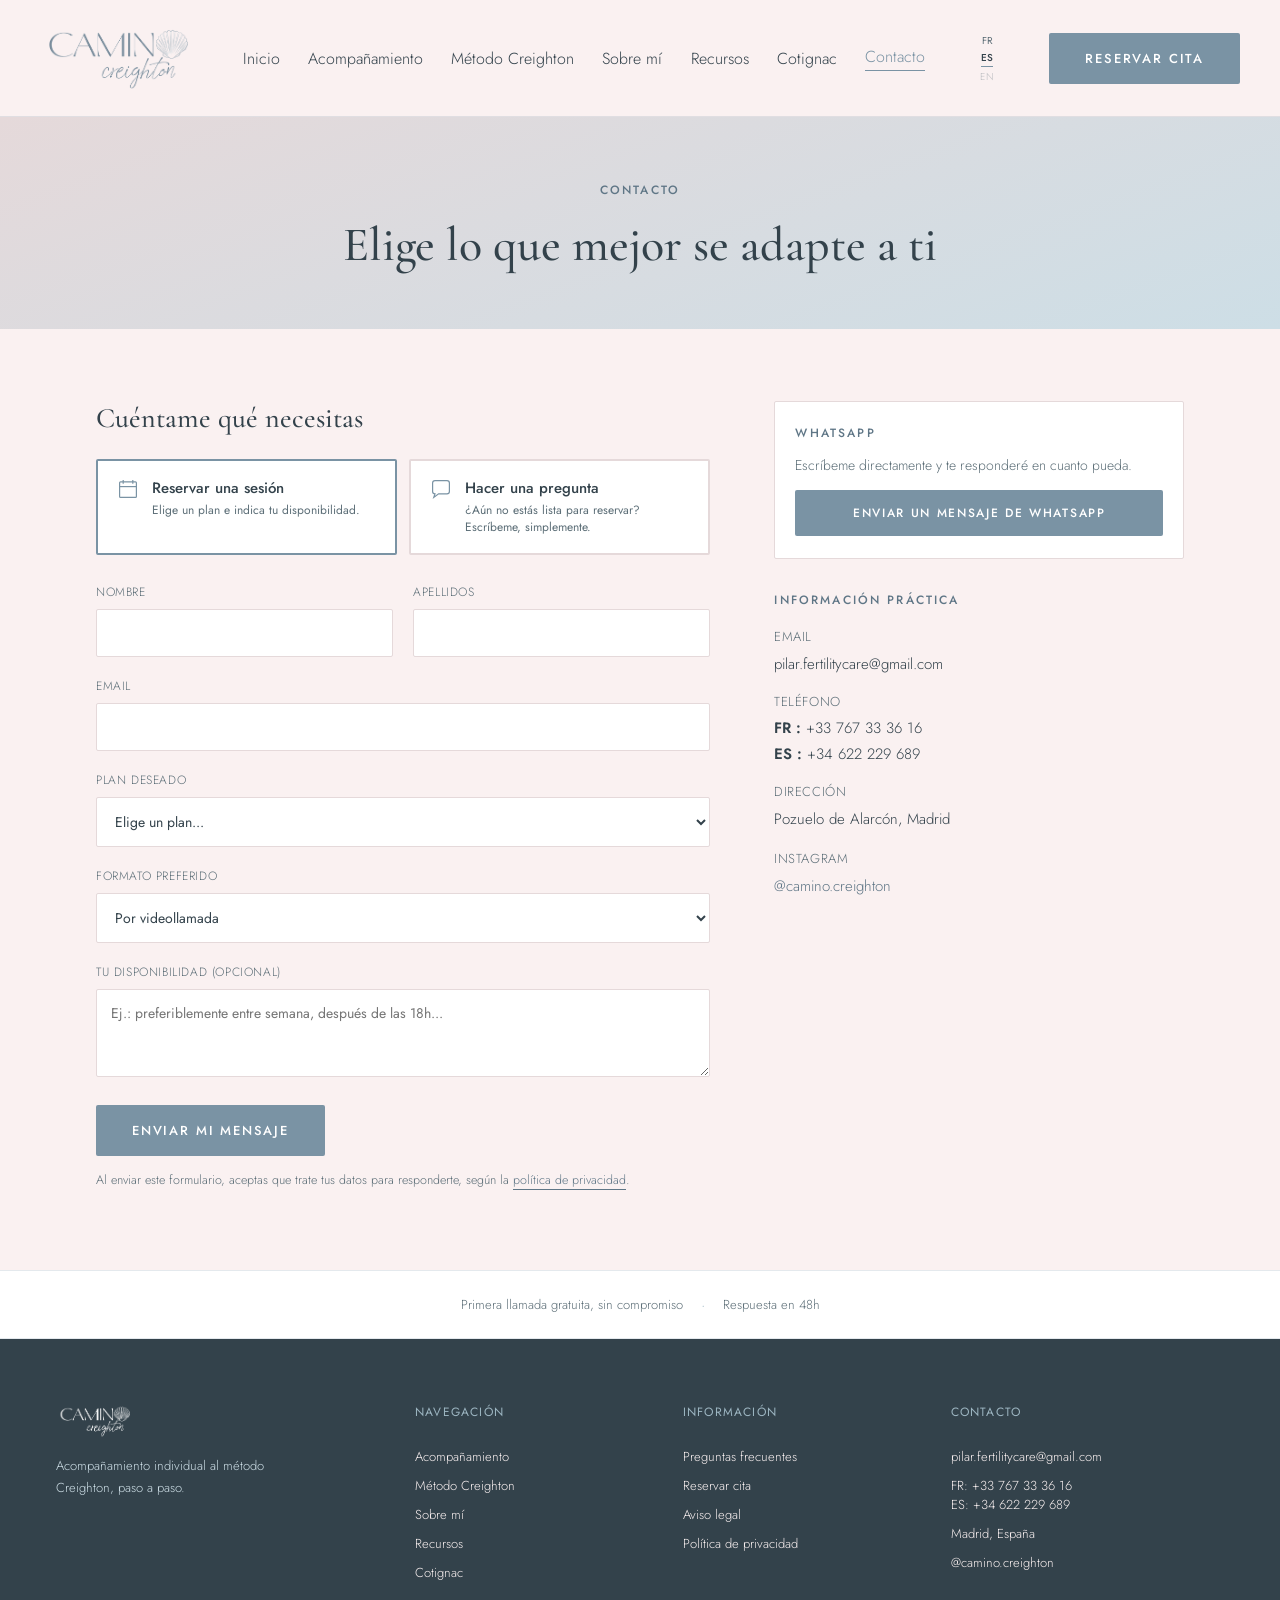
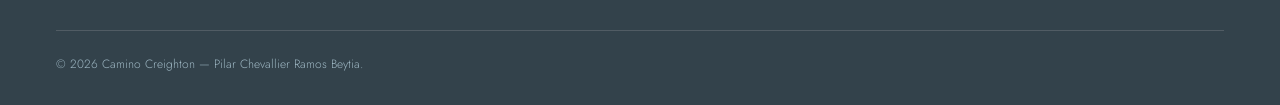
<file: contact.html>
<!doctype html>
<html lang="es">
<head>
<meta charset="utf-8">
<meta name="viewport" content="width=device-width, initial-scale=1">
<title data-i18n="meta.contact_title">Contacto y citas | Camino Creighton</title>
<meta name="description" data-i18n-content="meta.contact_description" content="Reserva una cita o una primera llamada telefónica gratuita para descubrir el método Creighton con Pilar Ramos Beytia, en Madrid o por videollamada.">
<meta name="keywords" content="cita Método Creighton Madrid, consulta fertilidad natural Madrid, FertilityCare Practitioner contacto, NaProTECHNOLOGY Madrid">
<link rel="canonical" href="https://caminocreighton.com/contact.html">
<meta property="og:type" content="website">
<meta property="og:site_name" content="Camino Creighton">
<meta property="og:locale" content="es_ES">
<meta property="og:locale:alternate" content="fr_FR">
<meta property="og:title" content="Contacto y citas | Camino Creighton">
<meta property="og:description" content="Reserva una cita o una primera llamada telefónica gratuita para descubrir el método Creighton con Pilar Ramos Beytia, en Madrid o por videollamada.">
<meta property="og:url" content="https://caminocreighton.com/contact.html">
<meta property="og:image" content="https://caminocreighton.com/images/og-logo.png">
<meta property="og:image:width" content="1200">
<meta property="og:image:height" content="630">
<meta property="og:image:alt" content="Camino Creighton">
<meta name="twitter:card" content="summary_large_image">
<meta name="twitter:title" content="Contacto y citas | Camino Creighton">
<meta name="twitter:description" content="Reserva una cita o una primera llamada telefónica gratuita para descubrir el método Creighton con Pilar Ramos Beytia, en Madrid o por videollamada.">
<meta name="twitter:image" content="https://caminocreighton.com/images/og-logo.png">
<meta name="geo.region" content="ES-M">
<meta name="geo.placename" content="Madrid">
<meta name="geo.position" content="40.4360;-3.8196">
<meta name="ICBM" content="40.4360, -3.8196">
<link rel="icon" type="image/png" href="images/favicon.png">
<link rel="icon" href="images/favicon.ico" sizes="any">
<link rel="apple-touch-icon" href="images/apple-touch-icon.png">
<link rel="preload" href="fonts/jost-latin.woff2" as="font" type="font/woff2" crossorigin>
<link rel="preload" href="fonts/cormorant-garamond-latin.woff2" as="font" type="font/woff2" crossorigin>
<link rel="stylesheet" href="css/style.css?v=48">
</head>
<body>

<header class="site-header">
  <a href="index.html" aria-label="Camino Creighton — retour à l'accueil" style="display:flex; align-items:center; text-decoration:none;">
    <img width="650" height="317" src="images/logo-horizontal.png" alt="Camino Creighton" style="height:72px; width:auto; display:block;">
  </a>
  <nav class="nav-links">
    <a href="index.html" data-i18n="nav.accueil">Inicio</a>
    <div class="nav-item">
      <a href="accompagnement.html" data-i18n="nav.accompagnement">Acompañamiento<span class="nav-caret">▾</span></a>
      <div class="nav-dropdown">
        <a href="accompagnement.html#suivi" data-i18n="nav.accompagnement_suivi">El seguimiento</a>
        <a href="accompagnement.html#deroule" data-i18n="nav.accompagnement_deroule">Desarrollo de las sesiones</a>
        <a href="accompagnement.html#tarifs" data-i18n="nav.accompagnement_tarifs">Tarifas y planes</a>
      </div>
    </div>
    <div class="nav-item">
      <a href="methode.html" data-i18n="nav.methode">Método Creighton<span class="nav-caret">▾</span></a>
      <div class="nav-dropdown">
        <a href="methode.html#quoi" data-i18n="nav.methode_quoi">Qué es</a>
        <a href="methode.html#benefices" data-i18n="nav.methode_benefices">Por qué este método</a>
        <a href="methode.html#fonctionnement" data-i18n="nav.methode_fonctionnement">En el día a día</a>
        <a href="methode.html#pourqui" data-i18n="nav.methode_pourqui">Para quién</a>
        <a href="methode.html#napro" data-i18n="nav.methode_napro">NaProTECNOLOGIA</a>
        <a href="methode.html#fiabilite" data-i18n="nav.methode_fiabilite">Fiabilidad</a>
      </div>
    </div>
    <div class="nav-item">
      <a href="apropos.html" data-i18n="nav.apropos">Sobre mí<span class="nav-caret">▾</span></a>
      <div class="nav-dropdown">
        <a href="apropos.html#parcours" data-i18n="nav.apropos_parcours">Mi trayectoria</a>
        <a href="apropos.html#valeurs" data-i18n="nav.apropos_valeurs">Mis valores</a>
        <a href="apropos.html#formation" data-i18n="nav.apropos_formation">Certificaciones</a>
      </div>
    </div>
    <div class="nav-item">
      <a href="ressources.html" data-i18n="nav.ressources">Recursos<span class="nav-caret">▾</span></a>
      <div class="nav-dropdown">
        <a href="ressources.html#livres" data-i18n="nav.ressources_livres">Libros</a>
        <a href="ressources.html#liens" data-i18n="nav.ressources_liens">Enlaces útiles</a>
        <a href="ressources.html#faq" data-i18n="nav.ressources_faq">FAQ</a>
      </div>
    </div>
    <div class="nav-item">
      <a href="cotignac.html" data-i18n="nav.cotignac">Cotignac<span class="nav-caret">▾</span></a>
      <div class="nav-dropdown">
        <a href="cotignac.html#cotignac" data-i18n="nav.cotignac_lieu">Qué es Cotignac</a>
        <a href="cotignac.html#porque" data-i18n="nav.cotignac_porque">Por qué enviar una carta</a>
        <a href="cotignac.html#carta" data-i18n="nav.cotignac_carta">Enviar mi carta</a>
        <a href="cotignac.html#pilar" data-i18n="nav.cotignac_pilar">Testimonios de Pilar</a>
        <a href="cotignac.html#gracias" data-i18n="nav.cotignac_gracias">Gracias recibidas</a>
      </div>
    </div>
    <a href="contact.html" class="active" data-i18n="nav.contact">Contacto</a>
  </nav>
  <div class="lang-switch lang-switch-header">
    <button class="lang-btn active" data-lang="fr">FR</button>
    <span class="lang-sep">·</span>
    <button class="lang-btn" data-lang="es">ES</button>
    <span class="lang-sep">·</span>
    <span class="lang-btn-disabled" data-i18n-title="nav.lang_en_title" title="Próximamente en inglés">EN</span>
  </div>
  <a href="#form" class="btn-primary header-cta-desktop js-select-reserver" data-i18n="nav.rdv">Reservar cita</a>
  <button class="nav-toggle" id="nav-toggle" aria-label="Ouvrir le menu" aria-expanded="false">
    <svg width="24" height="24" viewBox="0 0 24 24" fill="none" stroke="var(--ink)" stroke-width="2" stroke-linecap="round"><line x1="3" y1="6" x2="21" y2="6"></line><line x1="3" y1="12" x2="21" y2="12"></line><line x1="3" y1="18" x2="21" y2="18"></line></svg>
  </button>
</header>
<nav class="mobile-menu" id="mobile-menu" hidden>
  <a href="index.html" data-i18n="nav.accueil">Inicio</a>
  <a href="accompagnement.html" data-i18n="nav.accompagnement">Acompañamiento</a>
  <a href="methode.html" data-i18n="nav.methode">Método Creighton</a>
  <a href="apropos.html" data-i18n="nav.apropos">Sobre mí</a>
  <a href="ressources.html" data-i18n="nav.ressources">Recursos</a>
  <a href="cotignac.html" data-i18n="nav.cotignac">Cotignac</a>
  <a href="contact.html" data-i18n="nav.contact">Contacto</a>
  <div class="lang-switch">
    <button class="lang-btn active" data-lang="fr">FR</button>
    <span class="lang-sep">·</span>
    <button class="lang-btn" data-lang="es">ES</button>
    <span class="lang-sep">·</span>
    <span class="lang-btn-disabled" data-i18n-title="nav.lang_en_title" title="Próximamente en inglés">EN</span>
  </div>
  <a href="#form" class="btn-primary js-select-reserver" data-i18n="nav.rdv" style="text-align:center; margin-top:6px;">Reservar cita</a>
</nav>

<main style="width:100%; background:var(--cream);">

  <section class="hero-pad" style="padding:64px 56px 56px; background:linear-gradient(160deg, var(--blush), var(--powder));">
    <div style="max-width:820px; margin:0 auto; text-align:center; display:flex; flex-direction:column; align-items:center; gap:20px;">
      <span class="eyebrow" data-i18n="contact.hero_eyebrow">Contacto</span>
      <h1 style="font-size:48px; line-height:1.12;" data-i18n="contact.hero_title">Elige lo que mejor se adapte a ti</h1>
    </div>
  </section>

  <section id="form" class="split section-pad" style="padding:72px 56px 80px; display:grid; grid-template-columns:1.2fr 0.8fr; gap:64px; max-width:1200px; margin:0 auto;">

    <form id="form-contact" action="contact.php" method="POST" style="display:flex; flex-direction:column;">
      <input type="hidden" name="type" value="reservation">
      <h2 style="font-size:28px; margin-bottom:24px;" data-i18n="contact.form_title">Cuéntame qué necesitas</h2>

      <div style="display:grid; grid-template-columns:1fr 1fr; gap:12px; margin-bottom:28px;" class="field-row">
        <button type="button" class="mode-btn active" data-mode="reservation" aria-pressed="true">
          <svg width="24" height="24" viewBox="0 0 100 100" fill="none" stroke="var(--primary)" stroke-width="5" style="flex-shrink:0;"><rect x="15" y="20" width="70" height="65" rx="4"></rect><path d="M15 40 L85 40"></path><path d="M30 12 L30 28"></path><path d="M70 12 L70 28"></path></svg>
          <span style="display:flex; flex-direction:column; gap:3px;"><span style="font-size:15px; font-weight:500; color:var(--ink);" data-i18n="contact.mode_reserver_title">Reservar una sesión</span><span style="font-size:12px; line-height:1.45; color:var(--ink-soft);" data-i18n="contact.mode_reserver_text">Elige un plan e indica tu disponibilidad.</span></span>
        </button>
        <button type="button" class="mode-btn" data-mode="question" aria-pressed="false">
          <svg width="24" height="24" viewBox="0 0 100 100" fill="none" stroke="var(--primary)" stroke-width="5" style="flex-shrink:0;"><path d="M15 25 C15 20 20 15 25 15 L75 15 C80 15 85 20 85 25 L85 60 C85 65 80 70 75 70 L40 70 L20 85 L25 70 C19 70 15 65 15 60 Z"></path></svg>
          <span style="display:flex; flex-direction:column; gap:3px;"><span style="font-size:15px; font-weight:500; color:var(--ink);" data-i18n="contact.mode_question_title">Hacer una pregunta</span><span style="font-size:12px; line-height:1.45; color:var(--ink-soft);" data-i18n="contact.mode_question_text">¿Aún no estás lista para reservar? Escríbeme, simplemente.</span></span>
        </button>
      </div>

      <div style="display:grid; grid-template-columns:1fr 1fr; gap:20px;" class="field-row">
        <div class="field">
          <label for="prenom" data-i18n="contact.form_prenom">Nombre</label>
          <input id="prenom" type="text" name="prenom" autocomplete="given-name" required>
        </div>
        <div class="field">
          <label for="nom" data-i18n="contact.form_nom">Apellidos</label>
          <input id="nom" type="text" name="nom" autocomplete="family-name" required>
        </div>
      </div>

      <div class="field">
        <label for="email" data-i18n="contact.form_email">Email</label>
        <input id="email" type="email" name="email" autocomplete="email" required>
      </div>

      <div data-mode-panel="reservation">
        <div class="field">
          <label for="formule" data-i18n="contact.form_formule">Plan deseado</label>
          <select id="formule" name="formule">
            <option value="" data-i18n="contact.form_formule_placeholder">Elige un plan...</option>
            <option data-i18n="contact.form_formule_opt1">Sesión de introducción — 55 €</option>
            <option data-i18n="contact.form_formule_opt2">Follow-up — 45 € (55 € el primero)</option>
            <option data-i18n="contact.form_formule_opt3">Curso Completo — 455 € (410 € en pago anticipado)</option>
            <option data-i18n="contact.form_formule_opt4">Curso Basic — 275 € (260 € en pago anticipado)</option>
            <option data-i18n="contact.form_formule_opt5">Aún no lo sé / a discutir</option>
          </select>
        </div>

        <div class="field">
          <label for="modalite" data-i18n="contact.form_modalite">Formato preferido</label>
          <select id="modalite" name="modalite">
            <option data-i18n="contact.form_modalite_opt1">Por videollamada</option>
            <option data-i18n="contact.form_modalite_opt2">En consulta en Madrid</option>
            <option data-i18n="contact.form_modalite_opt3">Indiferente</option>
          </select>
        </div>

        <div class="field">
          <label for="dispo" data-i18n="contact.form_dispo">Tu disponibilidad (opcional)</label>
          <textarea id="dispo" name="dispo" rows="3" data-i18n-placeholder="contact.form_dispo_placeholder" placeholder="Ej.: preferiblemente entre semana, después de las 18h..."></textarea>
        </div>
      </div>

      <div data-mode-panel="question" hidden>
        <div class="field">
          <label for="message" data-i18n="contact.form_question_message">Tu pregunta</label>
          <textarea id="message" name="message" rows="5" data-i18n-placeholder="contact.form_question_placeholder" placeholder="Escribe tu pregunta aquí..." disabled></textarea>
        </div>
      </div>

      <button type="submit" class="btn-primary" style="width:fit-content; margin-top:8px;" data-i18n="contact.form_submit">Enviar mi mensaje</button>
      <p class="form-note" data-i18n="contact.form_privacy">Al enviar este formulario, aceptas que trate tus datos para responderte, según la <a href="confidentialite.html">política de privacidad</a>.</p>
    </form>

    <div id="infos" style="display:flex; flex-direction:column; gap:28px;">
      <div style="padding:22px 20px; background:var(--white); border:1px solid var(--blush); border-radius:2px; display:flex; flex-direction:column; gap:12px;">
        <span class="eyebrow" data-i18n="contact.wa_eyebrow">WhatsApp</span>
        <p style="font-size:14px; color:var(--ink-soft);" data-i18n="contact.wa_text">Escríbeme directamente y te responderé en cuanto pueda.</p>
        <a href="https://wa.me/33767333616?text=Hola%20Pilar%2C%20me%20gustar%C3%ADa%20hacerte%20una%20consulta." data-i18n-href="contact.wa_link" target="_blank" rel="noopener" class="btn-primary" style="text-align:center; padding:14px 16px; font-size:12px;" data-i18n="contact.wa_button">Enviar un mensaje de WhatsApp</a>
      </div>
      <div>
        <span class="eyebrow" data-i18n="contact.infos_eyebrow">Información práctica</span>
        <div style="display:flex; flex-direction:column; gap:16px; margin-top:16px;">
          <div>
            <p style="font-size:13px; color:var(--ink-soft); letter-spacing:0.04em; text-transform:uppercase; margin-bottom:4px;" data-i18n="contact.infos_email_label">Email</p>
            <a href="mailto:pilar.fertilitycare@gmail.com" style="font-size:15px; color:var(--ink);">pilar.fertilitycare@gmail.com</a>
          </div>
          <div>
            <p style="font-size:13px; color:var(--ink-soft); letter-spacing:0.04em; text-transform:uppercase; margin-bottom:4px;" data-i18n="contact.infos_tel_label">Teléfono</p>
            <div style="display:flex; flex-direction:column; gap:4px;">
              <a href="tel:+33767333616" style="font-size:15px; color:var(--ink);"><strong style="font-weight:600;">FR :</strong> +33 767 33 36 16</a>
              <a href="tel:+34622229689" style="font-size:15px; color:var(--ink);"><strong style="font-weight:600;">ES :</strong> +34 622 229 689</a>
            </div>
          </div>
          <div>
            <p style="font-size:13px; color:var(--ink-soft); letter-spacing:0.04em; text-transform:uppercase; margin-bottom:4px;" data-i18n="contact.infos_adresse_label">DIRECCIÓN</p>
            <p style="font-size:15px; color:var(--ink);" data-i18n="contact.infos_adresse">Pozuelo de Alarcón, Madrid</p>
          </div>
          <div>
            <p style="font-size:13px; color:var(--ink-soft); letter-spacing:0.04em; text-transform:uppercase; margin-bottom:4px;" data-i18n="contact.infos_instagram_label">Instagram</p>
            <a href="https://www.instagram.com/camino.creighton/" target="_blank" rel="noopener" style="font-size:15px;">@camino.creighton</a>
          </div>
        </div>
      </div>
    </div>
  </section>

  <section style="padding:22px 56px; background:var(--white); border-top:1px solid rgba(122,147,164,0.2); border-bottom:1px solid rgba(122,147,164,0.2);">
    <div style="max-width:1200px; margin:0 auto; display:flex; align-items:center; justify-content:center; gap:18px; flex-wrap:wrap; text-align:center;">
      <span style="font-size:13px; color:var(--ink-soft);" data-i18n="contact.reassurance1">Primera llamada gratuita, sin compromiso</span>
      <span style="color:var(--soft-blue);">·</span>
      <span style="font-size:13px; color:var(--ink-soft);" data-i18n="contact.reassurance2">Respuesta en 48h</span>
    </div>
  </section>

</main>

<footer class="site-footer">
  <div class="footer-grid">
    <div>
      <div style="display:flex; align-items:baseline; gap:8px; margin-bottom:16px;">
        <img width="650" height="317" src="images/logo-horizontal.png" alt="Camino Creighton" style="height:36px; width:auto; display:block; filter:brightness(0) invert(1);">
      </div>
      <p style="font-size:13px; color:var(--powder); max-width:260px;" data-i18n="footer.tagline">Acompañamiento individual al método Creighton, paso a paso.</p>
    </div>
    <div class="footer-col">
      <h4 data-i18n="footer.nav_heading">Navegación</h4>
      <a href="accompagnement.html" data-i18n="nav.accompagnement">Acompañamiento</a>
      <a href="methode.html" data-i18n="nav.methode">Método Creighton</a>
      <a href="apropos.html" data-i18n="nav.apropos">Sobre mí</a>
      <a href="ressources.html" data-i18n="nav.ressources">Recursos</a>
      <a href="cotignac.html" data-i18n="nav.cotignac">Cotignac</a>
    </div>
    <div class="footer-col">
      <h4 data-i18n="footer.info_heading">Información</h4>
      <a href="ressources.html#faq" data-i18n="footer.faq_link">Preguntas frecuentes</a>
      <a href="contact.html?mode=reserver" data-i18n="footer.rdv_link">Reservar cita</a>
      <a href="mentions-legales.html" data-i18n="footer.mentions">Aviso legal</a>
      <a href="confidentialite.html" data-i18n="footer.confidentialite">Política de privacidad</a>
    </div>
    <div class="footer-col">
      <h4 data-i18n="footer.contact_heading">Contacto</h4>
      <a href="mailto:pilar.fertilitycare@gmail.com">pilar.fertilitycare@gmail.com</a>
      <a href="tel:+33767333616">FR: +33 767 33 36 16<br>ES: +34 622 229 689</a>
      <span data-i18n="footer.address">Madrid, España</span>
      <a href="https://www.instagram.com/camino.creighton/" target="_blank" rel="noopener">@camino.creighton</a>
    </div>
  </div>
  <div class="footer-bottom" data-i18n="footer.copyright">© 2026 Camino Creighton — Pilar Chevallier Ramos Beytia.</div>
</footer>

<script src="js/i18n.js?v=48"></script>
<script src="js/main.js?v=48"></script>
</body>
</html>
</file>
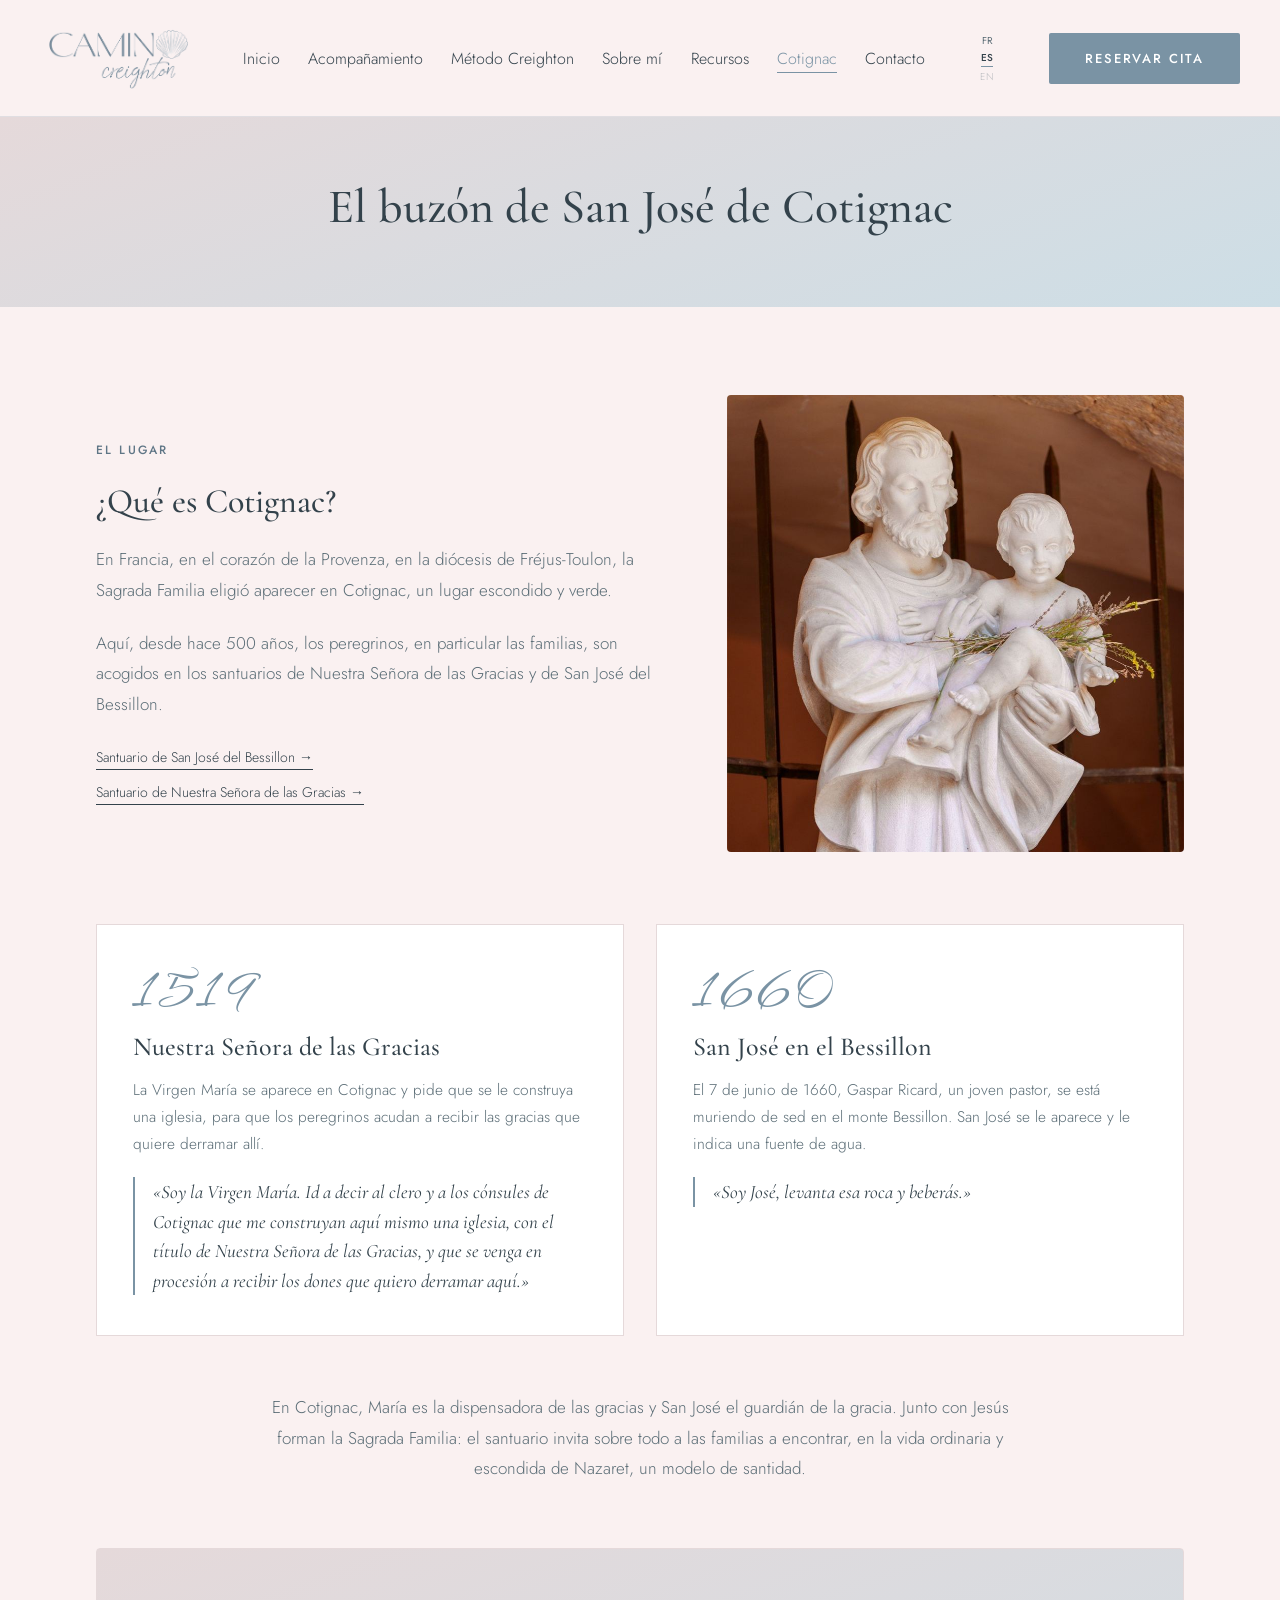
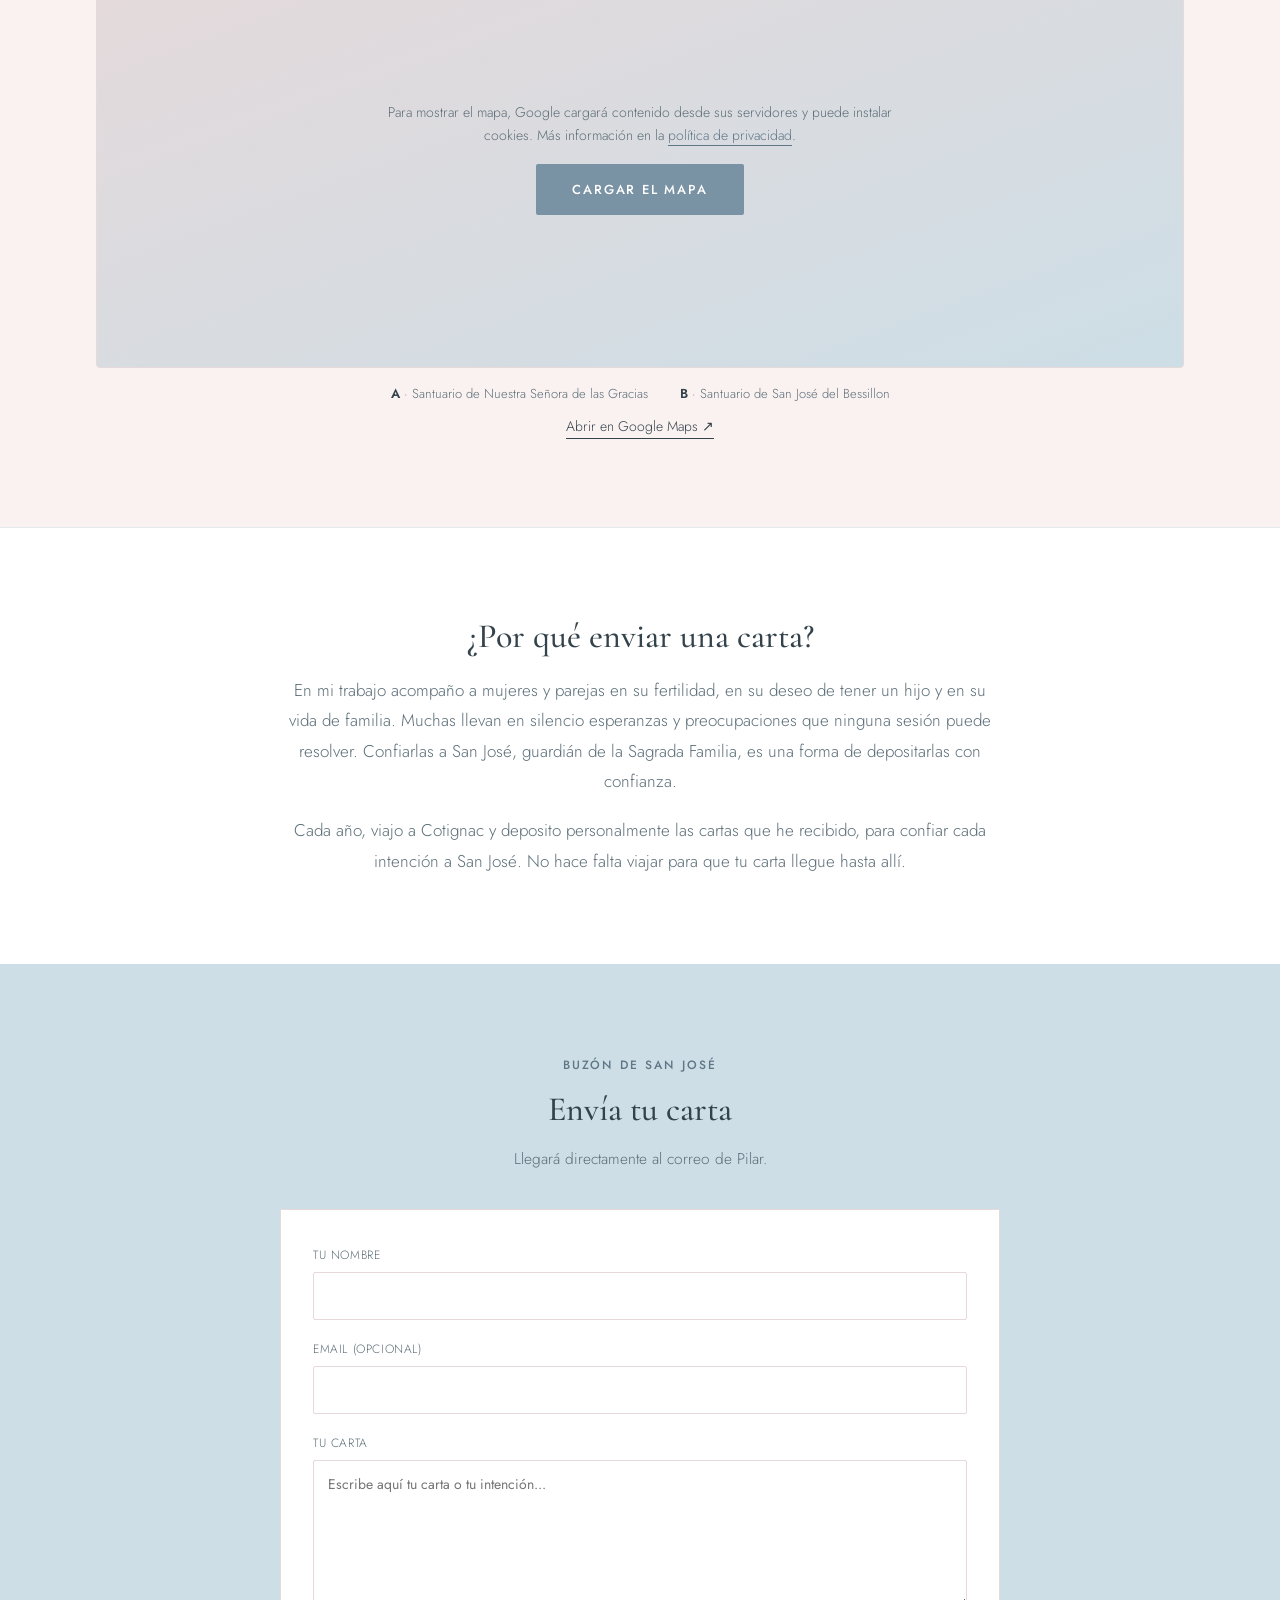
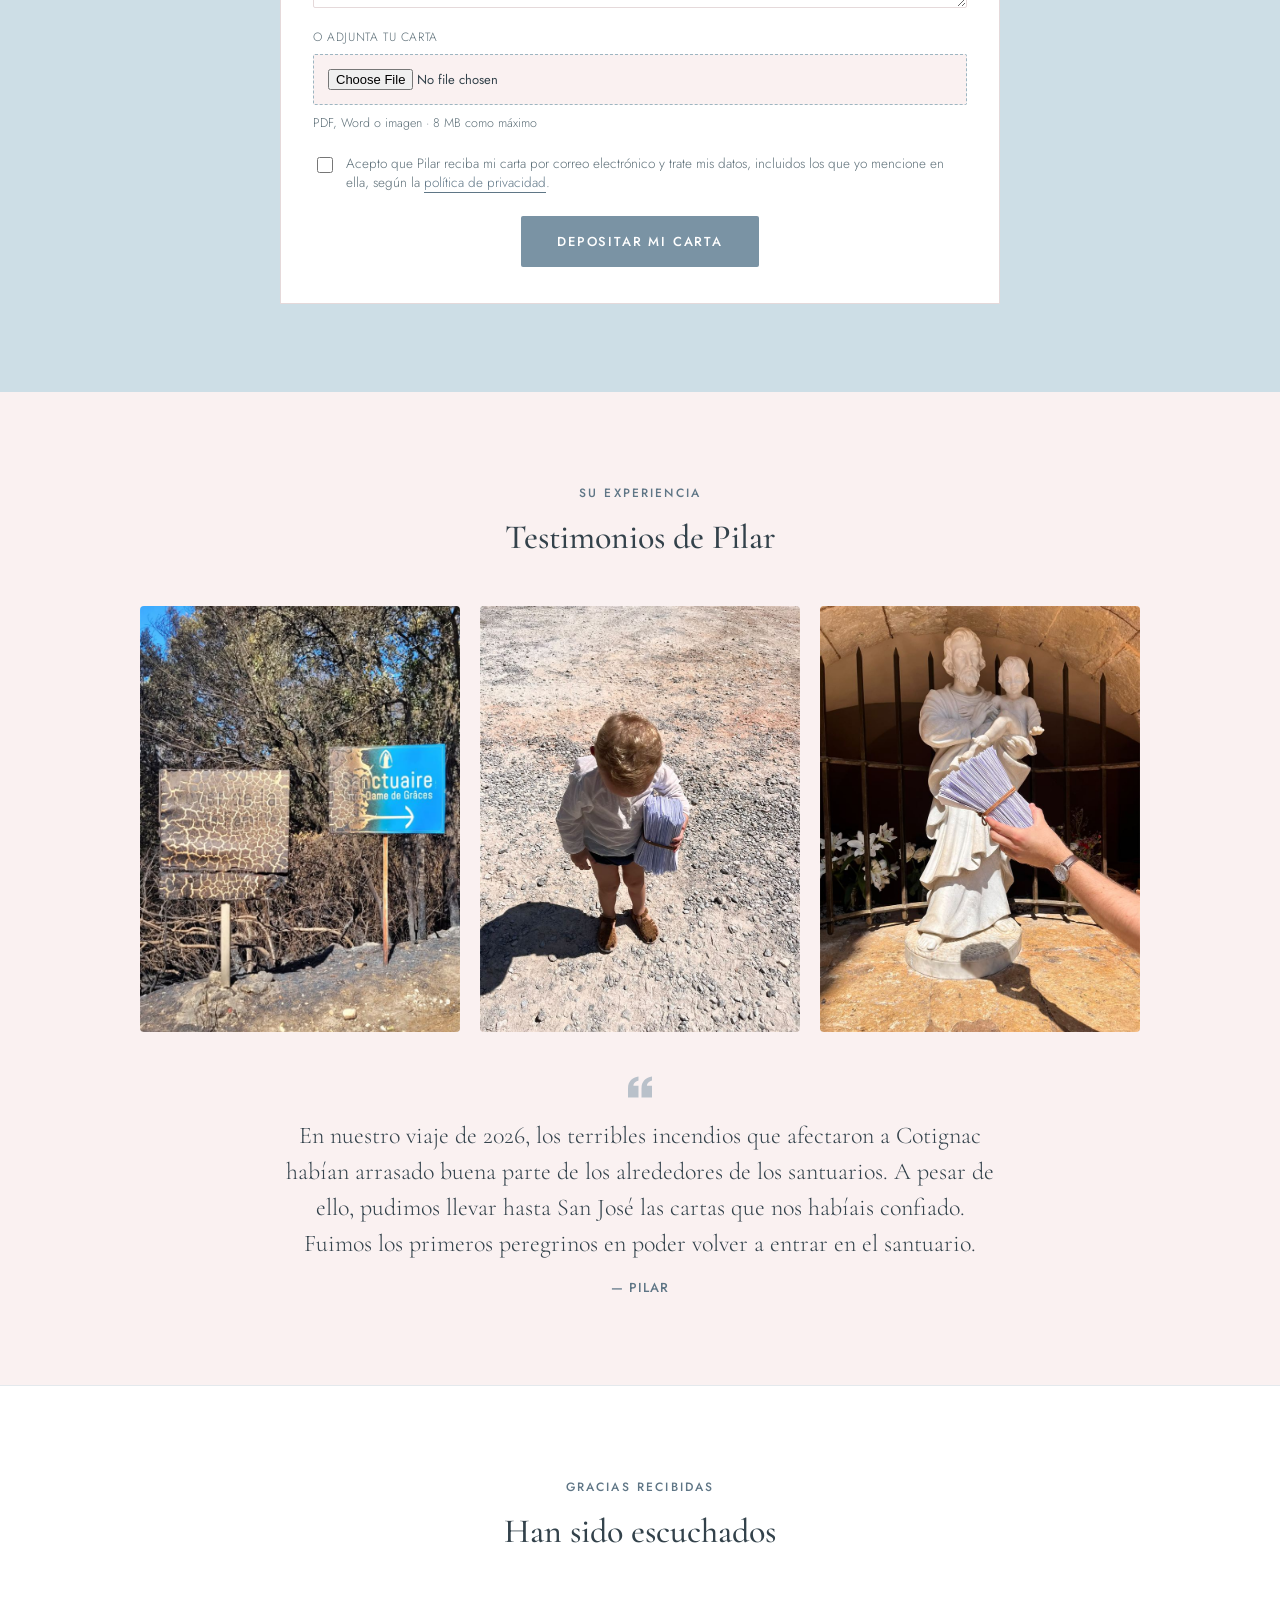
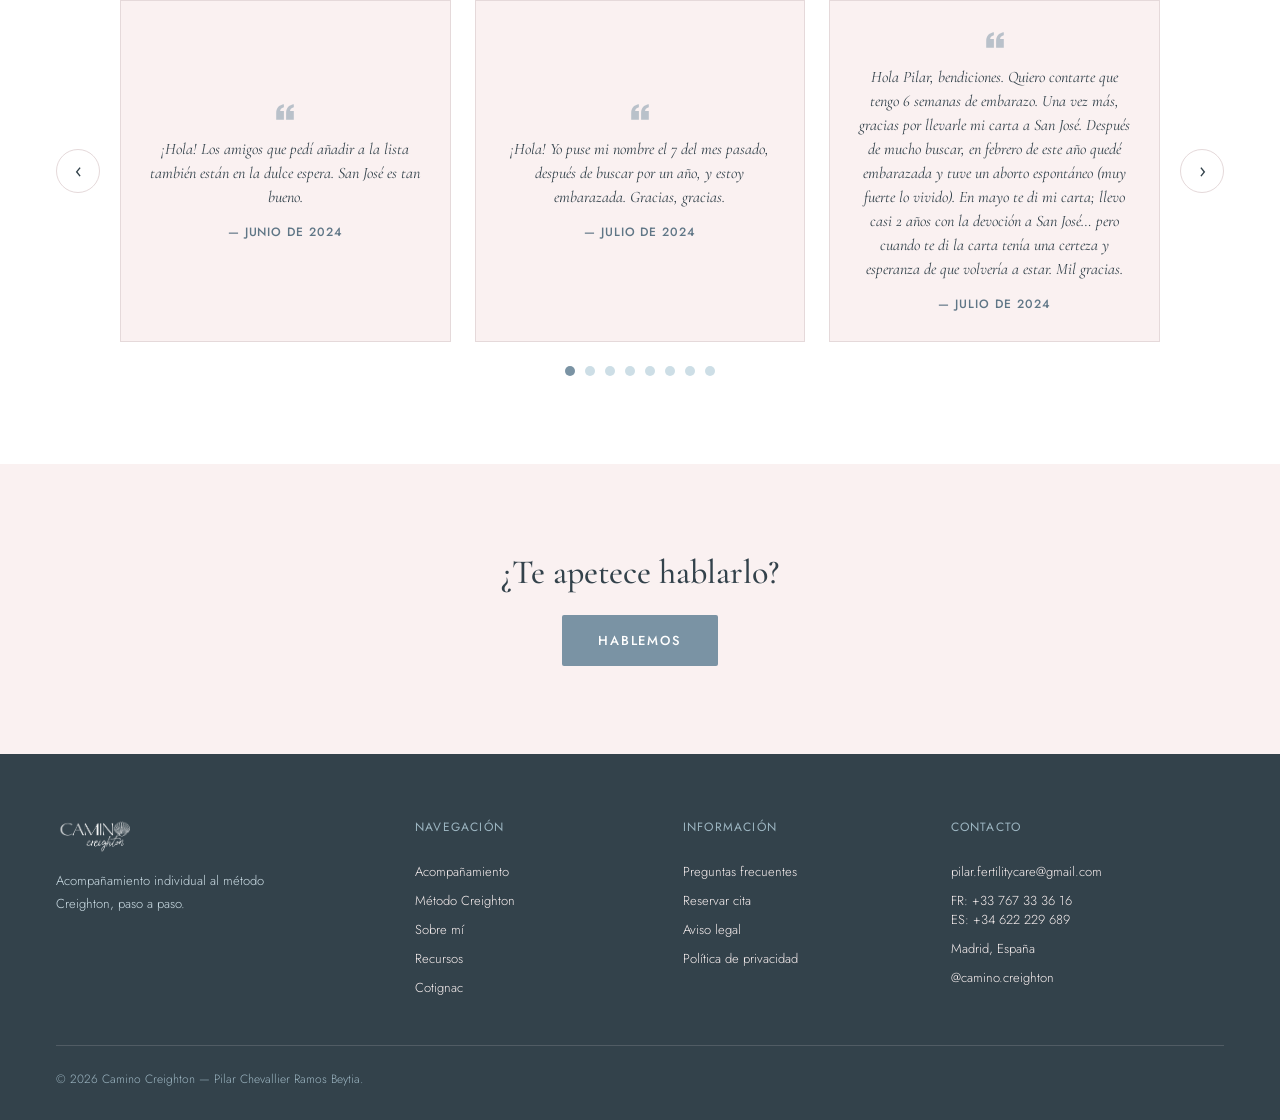
<file: cotignac.html>
<!doctype html>
<html lang="es">
<head>
<meta charset="utf-8">
<meta name="viewport" content="width=device-width, initial-scale=1">
<title data-i18n="meta.cotignac_title">Cotignac | Camino Creighton</title>
<meta name="description" data-i18n-content="meta.cotignac_description" content="Buzón de San José: envía tu carta a San José de Cotignac. Pilar viaja cada año a Cotignac y deposita personalmente las cartas recibidas.">
<meta name="keywords" content="Cotignac, San José, buzón de San José, carta a San José, peregrinación, Camino Creighton">
<link rel="canonical" href="https://caminocreighton.com/cotignac.html">
<meta property="og:type" content="website">
<meta property="og:site_name" content="Camino Creighton">
<meta property="og:locale" content="es_ES">
<meta property="og:locale:alternate" content="fr_FR">
<meta property="og:title" content="Cotignac | Camino Creighton">
<meta property="og:description" content="Buzón de San José: envía tu carta a San José de Cotignac. Pilar viaja cada año a Cotignac y deposita personalmente las cartas recibidas.">
<meta property="og:url" content="https://caminocreighton.com/cotignac.html">
<meta property="og:image" content="https://caminocreighton.com/images/og-logo.png">
<meta property="og:image:width" content="1200">
<meta property="og:image:height" content="630">
<meta property="og:image:alt" content="Camino Creighton">
<meta name="twitter:card" content="summary_large_image">
<meta name="twitter:title" content="Cotignac | Camino Creighton">
<meta name="twitter:description" content="Buzón de San José: envía tu carta a San José de Cotignac. Pilar viaja cada año a Cotignac y deposita personalmente las cartas recibidas.">
<meta name="twitter:image" content="https://caminocreighton.com/images/og-logo.png">
<meta name="geo.region" content="ES-M">
<meta name="geo.placename" content="Madrid">
<meta name="geo.position" content="40.4360;-3.8196">
<meta name="ICBM" content="40.4360, -3.8196">
<link rel="icon" type="image/png" href="images/favicon.png">
<link rel="icon" href="images/favicon.ico" sizes="any">
<link rel="apple-touch-icon" href="images/apple-touch-icon.png">
<link rel="preload" href="fonts/jost-latin.woff2" as="font" type="font/woff2" crossorigin>
<link rel="preload" href="fonts/cormorant-garamond-latin.woff2" as="font" type="font/woff2" crossorigin>
<link rel="stylesheet" href="css/style.css?v=48">
</head>
<body>

<header class="site-header">
  <a href="index.html" aria-label="Camino Creighton — retour à l'accueil" style="display:flex; align-items:center; text-decoration:none;">
    <img width="650" height="317" src="images/logo-horizontal.png" alt="Camino Creighton" style="height:72px; width:auto; display:block;">
  </a>
  <nav class="nav-links">
    <a href="index.html" data-i18n="nav.accueil">Inicio</a>
    <div class="nav-item">
      <a href="accompagnement.html" data-i18n="nav.accompagnement">Acompañamiento<span class="nav-caret">▾</span></a>
      <div class="nav-dropdown">
        <a href="accompagnement.html#suivi" data-i18n="nav.accompagnement_suivi">El seguimiento</a>
        <a href="accompagnement.html#deroule" data-i18n="nav.accompagnement_deroule">Desarrollo de las sesiones</a>
        <a href="accompagnement.html#tarifs" data-i18n="nav.accompagnement_tarifs">Tarifas y planes</a>
      </div>
    </div>
    <div class="nav-item">
      <a href="methode.html" data-i18n="nav.methode">Método Creighton<span class="nav-caret">▾</span></a>
      <div class="nav-dropdown">
        <a href="methode.html#quoi" data-i18n="nav.methode_quoi">Qué es</a>
        <a href="methode.html#benefices" data-i18n="nav.methode_benefices">Por qué este método</a>
        <a href="methode.html#fonctionnement" data-i18n="nav.methode_fonctionnement">En el día a día</a>
        <a href="methode.html#pourqui" data-i18n="nav.methode_pourqui">Para quién</a>
        <a href="methode.html#napro" data-i18n="nav.methode_napro">NaProTECNOLOGIA</a>
        <a href="methode.html#fiabilite" data-i18n="nav.methode_fiabilite">Fiabilidad</a>
      </div>
    </div>
    <div class="nav-item">
      <a href="apropos.html" data-i18n="nav.apropos">Sobre mí<span class="nav-caret">▾</span></a>
      <div class="nav-dropdown">
        <a href="apropos.html#parcours" data-i18n="nav.apropos_parcours">Mi trayectoria</a>
        <a href="apropos.html#valeurs" data-i18n="nav.apropos_valeurs">Mis valores</a>
        <a href="apropos.html#formation" data-i18n="nav.apropos_formation">Certificaciones</a>
      </div>
    </div>
    <div class="nav-item">
      <a href="ressources.html" data-i18n="nav.ressources">Recursos<span class="nav-caret">▾</span></a>
      <div class="nav-dropdown">
        <a href="ressources.html#livres" data-i18n="nav.ressources_livres">Libros</a>
        <a href="ressources.html#liens" data-i18n="nav.ressources_liens">Enlaces útiles</a>
        <a href="ressources.html#faq" data-i18n="nav.ressources_faq">FAQ</a>
      </div>
    </div>
    <div class="nav-item">
      <a href="cotignac.html" class="active" data-i18n="nav.cotignac">Cotignac<span class="nav-caret">▾</span></a>
      <div class="nav-dropdown">
        <a href="cotignac.html#cotignac" data-i18n="nav.cotignac_lieu">Qué es Cotignac</a>
        <a href="cotignac.html#porque" data-i18n="nav.cotignac_porque">Por qué enviar una carta</a>
        <a href="cotignac.html#carta" data-i18n="nav.cotignac_carta">Enviar mi carta</a>
        <a href="cotignac.html#pilar" data-i18n="nav.cotignac_pilar">Testimonios de Pilar</a>
        <a href="cotignac.html#gracias" data-i18n="nav.cotignac_gracias">Gracias recibidas</a>
      </div>
    </div>
    <a href="contact.html" data-i18n="nav.contact">Contacto</a>
  </nav>
  <div class="lang-switch lang-switch-header">
    <button class="lang-btn active" data-lang="fr">FR</button>
    <span class="lang-sep">·</span>
    <button class="lang-btn" data-lang="es">ES</button>
    <span class="lang-sep">·</span>
    <span class="lang-btn-disabled" data-i18n-title="nav.lang_en_title" title="Próximamente en inglés">EN</span>
  </div>
  <a href="contact.html?mode=reserver" class="btn-primary header-cta-desktop" data-i18n="nav.rdv">Reservar cita</a>
  <button class="nav-toggle" id="nav-toggle" aria-label="Ouvrir le menu" aria-expanded="false">
    <svg width="24" height="24" viewBox="0 0 24 24" fill="none" stroke="var(--ink)" stroke-width="2" stroke-linecap="round"><line x1="3" y1="6" x2="21" y2="6"></line><line x1="3" y1="12" x2="21" y2="12"></line><line x1="3" y1="18" x2="21" y2="18"></line></svg>
  </button>
</header>
<nav class="mobile-menu" id="mobile-menu" hidden>
  <a href="index.html" data-i18n="nav.accueil">Inicio</a>
  <a href="accompagnement.html" data-i18n="nav.accompagnement">Acompañamiento</a>
  <a href="methode.html" data-i18n="nav.methode">Método Creighton</a>
  <a href="apropos.html" data-i18n="nav.apropos">Sobre mí</a>
  <a href="ressources.html" data-i18n="nav.ressources">Recursos</a>
  <a href="cotignac.html" data-i18n="nav.cotignac">Cotignac</a>
  <a href="contact.html" data-i18n="nav.contact">Contacto</a>
  <div class="lang-switch">
    <button class="lang-btn active" data-lang="fr">FR</button>
    <span class="lang-sep">·</span>
    <button class="lang-btn" data-lang="es">ES</button>
    <span class="lang-sep">·</span>
    <span class="lang-btn-disabled" data-i18n-title="nav.lang_en_title" title="Próximamente en inglés">EN</span>
  </div>
  <a href="contact.html?mode=reserver" class="btn-primary" data-i18n="nav.rdv" style="text-align:center; margin-top:6px;">Reservar cita</a>
</nav>

<main style="width:100%; background:var(--cream);">

  <section class="hero-pad" style="padding:64px 56px 72px; background:linear-gradient(160deg, var(--blush), var(--powder));">
    <div style="max-width:820px; margin:0 auto; text-align:center; display:flex; flex-direction:column; align-items:center; gap:20px;">
      <h1 style="font-size:48px; line-height:1.12;" data-i18n="cotignac.hero_title">El buzón de San José de Cotignac</h1>
    </div>
  </section>

  <section id="cotignac" class="section-pad" style="padding:88px 56px; max-width:1200px; margin:0 auto;">
    <div class="split" style="display:grid; grid-template-columns:1.1fr 0.9fr; gap:72px; align-items:center;">
      <div style="display:flex; flex-direction:column; gap:22px;">
        <span class="eyebrow" data-i18n="cotignac.place_eyebrow">El lugar</span>
        <h2 style="font-size:34px;" data-i18n="cotignac.place_title">¿Qué es Cotignac?</h2>
        <p style="font-size:17px; line-height:1.8; color:var(--ink-soft);" data-i18n="cotignac.place_p1">En Francia, en el corazón de la Provenza, en la diócesis de Fréjus-Toulon, la Sagrada Familia eligió aparecer en Cotignac, un lugar escondido y verde.</p>
        <p style="font-size:17px; line-height:1.8; color:var(--ink-soft);" data-i18n="cotignac.place_p2">Aquí, desde hace 500 años, los peregrinos, en particular las familias, son acogidos en los santuarios de Nuestra Señora de las Gracias y de San José del Bessillon.</p>
        <div style="display:flex; flex-direction:column; gap:12px; margin-top:6px;">
          <a href="https://www.saintjosephcotignac.com/" target="_blank" rel="noopener" style="font-size:14px; color:var(--ink); border-bottom:1px solid var(--ink); padding-bottom:2px; width:fit-content;" data-i18n="cotignac.place_link_joseph">Santuario de San José del Bessillon →</a>
          <a href="https://nd-de-graces.com/" target="_blank" rel="noopener" style="font-size:14px; color:var(--ink); border-bottom:1px solid var(--ink); padding-bottom:2px; width:fit-content;" data-i18n="cotignac.place_link_ndg">Santuario de Nuestra Señora de las Gracias →</a>
        </div>
      </div>
      <div style="width:100%; aspect-ratio:1/1; border-radius:4px; overflow:hidden;"><img loading="lazy" decoding="async" width="900" height="1125" src="images/saint-joseph-cotignac.jpg" alt="Estatua de San José con el Niño en Cotignac" data-i18n-alt="cotignac.place_alt" style="width:100%; height:100%; object-fit:cover; object-position:50% 12%; display:block;"></div>
    </div>
    <div class="grid-3" style="display:grid; grid-template-columns:1fr 1fr; gap:32px; margin-top:72px;">
      <div class="card" style="border:1px solid var(--blush); padding:40px 36px; display:flex; flex-direction:column; gap:14px;">
        <span class="script" style="font-size:52px; line-height:1; color:var(--primary);">1519</span>
        <h3 style="font-size:26px;" data-i18n="cotignac.a1_title">Nuestra Señora de las Gracias</h3>
        <p style="font-size:15.5px; line-height:1.75; color:var(--ink-soft);" data-i18n="cotignac.a1_text">La Virgen María se aparece en Cotignac y pide que se le construya una iglesia, para que los peregrinos acudan a recibir las gracias que quiere derramar allí.</p>
        <p style="font-family:'Cormorant Garamond',serif; font-style:italic; font-size:19px; line-height:1.55; color:var(--ink); border-left:2px solid var(--primary); padding-left:18px; margin-top:6px;" data-i18n="cotignac.a1_quote">«Soy la Virgen María. Id a decir al clero y a los cónsules de Cotignac que me construyan aquí mismo una iglesia, con el título de Nuestra Señora de las Gracias, y que se venga en procesión a recibir los dones que quiero derramar aquí.»</p>
      </div>
      <div class="card" style="border:1px solid var(--blush); padding:40px 36px; display:flex; flex-direction:column; gap:14px;">
        <span class="script" style="font-size:52px; line-height:1; color:var(--primary);">1660</span>
        <h3 style="font-size:26px;" data-i18n="cotignac.a2_title">San José en el Bessillon</h3>
        <p style="font-size:15.5px; line-height:1.75; color:var(--ink-soft);" data-i18n="cotignac.a2_text">El 7 de junio de 1660, Gaspar Ricard, un joven pastor, se está muriendo de sed en el monte Bessillon. San José se le aparece y le indica una fuente de agua.</p>
        <p style="font-family:'Cormorant Garamond',serif; font-style:italic; font-size:19px; line-height:1.55; color:var(--ink); border-left:2px solid var(--primary); padding-left:18px; margin-top:6px;" data-i18n="cotignac.a2_quote">«Soy José, levanta esa roca y beberás.»</p>
      </div>
    </div>
    <p style="font-size:17px; line-height:1.8; color:var(--ink-soft); max-width:760px; margin:56px auto 0; text-align:center;" data-i18n="cotignac.message">En Cotignac, María es la dispensadora de las gracias y San José el guardián de la gracia. Junto con Jesús forman la Sagrada Familia: el santuario invita sobre todo a las familias a encontrar, en la vida ordinaria y escondida de Nazaret, un modelo de santidad.</p>
    <div class="map-frame" id="map-frame" data-src="https://maps.google.com/maps?saddr=Sanctuaire+Notre-Dame+de+Gr%C3%A2ces,+83570+Cotignac&amp;daddr=5248+Chemin+de+Saint-Joseph,+83570+Cotignac&amp;output=embed&amp;z=14" data-title="Mapa de los dos santuarios de Cotignac">
      <div class="map-consent"><p data-i18n="cotignac.map_load_text">Para mostrar el mapa, Google cargará contenido desde sus servidores y puede instalar cookies. Más información en la <a href="confidentialite.html">política de privacidad</a>.</p><button type="button" class="btn-primary" id="map-load" data-i18n="cotignac.map_load_btn">Cargar el mapa</button></div>
    </div>
    <div class="map-legend"><span><strong>A</strong> · <span data-i18n="cotignac.map_a">Santuario de Nuestra Señora de las Gracias</span></span><span><strong>B</strong> · <span data-i18n="cotignac.map_b">Santuario de San José del Bessillon</span></span></div>
    <p class="map-open"><a href="https://www.google.com/maps/dir/?api=1&amp;origin=Sanctuaire+Notre-Dame+de+Gr%C3%A2ces+Cotignac&amp;destination=5248+Chemin+de+Saint-Joseph+83570+Cotignac" target="_blank" rel="noopener" data-i18n="cotignac.map_open">Abrir en Google Maps ↗</a></p>
</section>

  <section id="porque" class="section-pad" style="background:var(--white); padding:88px 56px; border-top:1px solid rgba(122,147,164,0.2);">
    <div style="max-width:720px; margin:0 auto; text-align:center; display:flex; flex-direction:column; align-items:center; gap:18px;">
      <h2 style="font-size:34px;" data-i18n="cotignac.why_title">¿Por qué enviar una carta?</h2>
      <p style="font-size:17px; line-height:1.8; color:var(--ink-soft);" data-i18n="cotignac.why_p1">En mi trabajo acompaño a mujeres y parejas en su fertilidad, en su deseo de tener un hijo y en su vida de familia. Muchas llevan en silencio esperanzas y preocupaciones que ninguna sesión puede resolver. Confiarlas a San José, guardián de la Sagrada Familia, es una forma de depositarlas con confianza.</p>
      <p style="font-size:17px; line-height:1.8; color:var(--ink-soft);" data-i18n="cotignac.why_p2">Cada año, viajo a Cotignac y deposito personalmente las cartas que he recibido, para confiar cada intención a San José. No hace falta viajar para que tu carta llegue hasta allí.</p>
    </div>
  </section>

  <section id="carta" class="section-pad" style="background:var(--powder); padding:88px 56px;">
    <div style="max-width:720px; margin:0 auto;">
      <div style="text-align:center; margin-bottom:36px;">
        <span class="eyebrow" data-i18n="cotignac.form_eyebrow">Buzón de San José</span>
        <h2 style="font-size:34px; margin-top:14px;" data-i18n="cotignac.form_title">Envía tu carta</h2>
        <p style="font-size:15.5px; color:var(--ink-soft); margin-top:16px;" data-i18n="cotignac.form_intro">Llegará directamente al correo de Pilar.</p>
      </div>
      <form id="form-carta" action="buzon.php" method="POST" enctype="multipart/form-data" style="background:var(--white); padding:36px 32px; border:1px solid var(--blush);">
        <input type="hidden" name="lang" value="es">
        <div class="field">
          <label for="carta-nom" data-i18n="cotignac.form_name">Tu nombre</label>
          <input id="carta-nom" type="text" name="nom" autocomplete="name" maxlength="120" required>
        </div>
        <div class="field">
          <label for="carta-email" data-i18n="cotignac.form_email">Email (opcional)</label>
          <input id="carta-email" type="email" name="email" autocomplete="email" maxlength="160">
        </div>
        <div class="field">
          <label for="carta-texto" data-i18n="cotignac.form_letter">Tu carta</label>
          <textarea id="carta-texto" name="carta" rows="6" maxlength="10000" data-i18n-placeholder="cotignac.form_letter_ph" placeholder="Escribe aquí tu carta o tu intención..."></textarea>
        </div>
        <div class="field">
          <label for="carta-archivo" data-i18n="cotignac.form_file">O adjunta tu carta</label>
          <input id="carta-archivo" type="file" name="fichier" accept=".pdf,.doc,.docx,.odt,.rtf,.txt,.jpg,.jpeg,.png,.webp,.heic,image/*">
          <p class="file-hint" data-i18n="cotignac.form_file_hint">PDF, Word o imagen · 8 MB como máximo</p>
        </div>
        <div class="hp-field" aria-hidden="true"><label for="carta-web">Web</label><input id="carta-web" type="text" name="website" tabindex="-1" autocomplete="off"></div>
        <label class="check" for="carta-ok"><input id="carta-ok" type="checkbox" name="consentement" value="1" required><span data-i18n="cotignac.form_consent">Acepto que Pilar reciba mi carta por correo electrónico y trate mis datos, incluidos los que yo mencione en ella, según la <a href="confidentialite.html">política de privacidad</a>.</span></label>
        <div style="text-align:center; margin-top:24px;"><button type="submit" class="btn-primary" data-i18n="cotignac.form_submit">Depositar mi carta</button></div>
        <p class="form-status ok" role="status" data-carta-msg="ok" data-i18n="cotignac.status_ok" hidden>Gracias. Tu carta ha llegado al correo de Pilar.</p>
        <p class="form-status err" role="alert" data-carta-msg="error" data-i18n="cotignac.status_error" hidden>No hemos podido enviar tu carta. Inténtalo de nuevo o escribe a pilar.fertilitycare@gmail.com.</p>
        <p class="form-status err" role="alert" data-carta-msg="file" data-i18n="cotignac.status_file" hidden>Este tipo de archivo no es válido. Usa un PDF, un documento Word o una imagen (8 MB como máximo).</p>
        <p class="form-status err" role="alert" data-carta-msg="empty" data-i18n="cotignac.status_empty" hidden>Escribe tu carta o adjunta un archivo.</p>
        <p class="form-status err" role="alert" data-carta-msg="toobig" data-i18n="cotignac.status_toobig" hidden>El archivo es demasiado grande (8 MB como máximo).</p>
        <p class="form-status err" role="alert" data-carta-msg="consent" data-i18n="cotignac.status_consent" hidden>Tienes que aceptar que Pilar reciba tu carta.</p>
      </form>
    </div>
  </section>

  <section id="pilar" class="section-pad" style="padding:88px 56px; max-width:1200px; margin:0 auto;">
    <div style="text-align:center; max-width:620px; margin:0 auto 48px;">
      <span class="eyebrow" data-i18n="cotignac.pilar_eyebrow">Su experiencia</span>
      <h2 style="font-size:34px; margin-top:14px;" data-i18n="cotignac.pilar_title">Testimonios de Pilar</h2>
    </div>
    <div class="grid-3" style="display:grid; grid-template-columns:1fr 1fr 1fr; gap:20px; max-width:1000px; margin:0 auto 40px;">
      <div style="aspect-ratio:3/4; border-radius:4px; overflow:hidden;"><img width="700" height="1244" src="images/sanctuaire-brule-cotignac.jpg" alt="Los carteles del santuario, quemados por el incendio" data-i18n-alt="cotignac.pilar_alt1" loading="lazy" style="width:100%; height:100%; object-fit:cover; display:block;"></div>
      <div style="aspect-ratio:3/4; border-radius:4px; overflow:hidden;"><img width="800" height="1067" src="images/cartes-cotignac-2026-2.jpg" alt="Un niño lleva las cartas hasta la estatua de San José" data-i18n-alt="cotignac.pilar_alt2" loading="lazy" style="width:100%; height:100%; object-fit:cover; display:block;"></div>
      <div style="aspect-ratio:3/4; border-radius:4px; overflow:hidden;"><img width="800" height="1067" src="images/cartes-cotignac-2026.jpg" alt="Las cartas, entregadas ante la estatua de San José" data-i18n-alt="cotignac.pilar_alt3" loading="lazy" style="width:100%; height:100%; object-fit:cover; display:block;"></div>
    </div>
    <div style="max-width:720px; margin:0 auto; text-align:center; display:flex; flex-direction:column; align-items:center; gap:16px;">
      <svg width="30" height="30" viewBox="0 0 100 100" fill="var(--primary)" opacity="0.5"><path d="M10 55 C10 30 25 18 45 15 L45 28 C33 31 28 38 28 46 L45 46 L45 85 L10 85 Z"></path><path d="M55 55 C55 30 70 18 90 15 L90 28 C78 31 73 38 73 46 L90 46 L90 85 L55 85 Z"></path></svg>
      <p style="font-family:'Cormorant Garamond',serif; font-size:24px; line-height:1.5; color:var(--ink);" data-i18n="cotignac.pilar_quote">En nuestro viaje de 2026, los terribles incendios que afectaron a Cotignac habían arrasado buena parte de los alrededores de los santuarios. A pesar de ello, pudimos llevar hasta San José las cartas que nos habíais confiado. Fuimos los primeros peregrinos en poder volver a entrar en el santuario.</p>
      <span style="font-size:13px; letter-spacing:0.08em; text-transform:uppercase; color:var(--primary-dark); font-weight:500;">— Pilar</span>
    </div>
  </section>

  <section id="gracias" class="section-pad" style="background:var(--white); padding:88px 56px; border-top:1px solid rgba(122,147,164,0.2);">
    <div style="max-width:1200px; margin:0 auto;">
      <div style="text-align:center; max-width:620px; margin:0 auto 48px;">
        <span class="eyebrow" data-i18n="cotignac.grace_eyebrow">Gracias recibidas</span>
        <h2 style="font-size:34px; margin-top:14px;" data-i18n="cotignac.grace_title">Han sido escuchados</h2>
      </div>
      <div id="gracias-carousel" class="car">
        <button type="button" class="car-btn" data-dir="-1" aria-label="Testimonio anterior" data-i18n-title="cotignac.car_prev" title="Testimonio anterior">‹</button>
        <div class="car-viewport">
          <div class="car-track">
          <article class="car-card">
            <svg width="22" height="22" viewBox="0 0 100 100" fill="var(--primary)" opacity="0.5"><path d="M10 55 C10 30 25 18 45 15 L45 28 C33 31 28 38 28 46 L45 46 L45 85 L10 85 Z"></path><path d="M55 55 C55 30 70 18 90 15 L90 28 C78 31 73 38 73 46 L90 46 L90 85 L55 85 Z"></path></svg>
            <p class="car-text" data-i18n="cotignac.gq1">¡Hola! Los amigos que pedí añadir a la lista también están en la dulce espera. San José es tan bueno.</p>
            <span class="car-date" data-i18n="cotignac.gd1">— Junio de 2024</span>
          </article>
          <article class="car-card">
            <svg width="22" height="22" viewBox="0 0 100 100" fill="var(--primary)" opacity="0.5"><path d="M10 55 C10 30 25 18 45 15 L45 28 C33 31 28 38 28 46 L45 46 L45 85 L10 85 Z"></path><path d="M55 55 C55 30 70 18 90 15 L90 28 C78 31 73 38 73 46 L90 46 L90 85 L55 85 Z"></path></svg>
            <p class="car-text" data-i18n="cotignac.gq2">¡Hola! Yo puse mi nombre el 7 del mes pasado, después de buscar por un año, y estoy embarazada. Gracias, gracias.</p>
            <span class="car-date" data-i18n="cotignac.gd2">— Julio de 2024</span>
          </article>
          <article class="car-card">
            <svg width="22" height="22" viewBox="0 0 100 100" fill="var(--primary)" opacity="0.5"><path d="M10 55 C10 30 25 18 45 15 L45 28 C33 31 28 38 28 46 L45 46 L45 85 L10 85 Z"></path><path d="M55 55 C55 30 70 18 90 15 L90 28 C78 31 73 38 73 46 L90 46 L90 85 L55 85 Z"></path></svg>
            <p class="car-text" data-i18n="cotignac.gq3">Hola Pilar, bendiciones. Quiero contarte que tengo 6 semanas de embarazo. Una vez más, gracias por llevarle mi carta a San José. Después de mucho buscar, en febrero de este año quedé embarazada y tuve un aborto espontáneo (muy fuerte lo vivido). En mayo te di mi carta; llevo casi 2 años con la devoción a San José… pero cuando te di la carta tenía una certeza y esperanza de que volvería a estar. Mil gracias.</p>
            <span class="car-date" data-i18n="cotignac.gd3">— Julio de 2024</span>
          </article>
          <article class="car-card">
            <svg width="22" height="22" viewBox="0 0 100 100" fill="var(--primary)" opacity="0.5"><path d="M10 55 C10 30 25 18 45 15 L45 28 C33 31 28 38 28 46 L45 46 L45 85 L10 85 Z"></path><path d="M55 55 C55 30 70 18 90 15 L90 28 C78 31 73 38 73 46 L90 46 L90 85 L55 85 Z"></path></svg>
            <p class="car-text" data-i18n="cotignac.gq4">Gracias a Dios estoy embarazada de siete semanas. Me apunté varias veces con mi esposo.</p>
            <span class="car-date" data-i18n="cotignac.gd4">— Febrero de 2025</span>
          </article>
          <article class="car-card">
            <svg width="22" height="22" viewBox="0 0 100 100" fill="var(--primary)" opacity="0.5"><path d="M10 55 C10 30 25 18 45 15 L45 28 C33 31 28 38 28 46 L45 46 L45 85 L10 85 Z"></path><path d="M55 55 C55 30 70 18 90 15 L90 28 C78 31 73 38 73 46 L90 46 L90 85 L55 85 Z"></path></svg>
            <p class="car-text" data-i18n="cotignac.gq5">Llevo varios meses poniendo nuestros nombres y ¡hemos tenido positivo!</p>
            <span class="car-date" data-i18n="cotignac.gd5">— Marzo de 2025</span>
          </article>
          <article class="car-card">
            <svg width="22" height="22" viewBox="0 0 100 100" fill="var(--primary)" opacity="0.5"><path d="M10 55 C10 30 25 18 45 15 L45 28 C33 31 28 38 28 46 L45 46 L45 85 L10 85 Z"></path><path d="M55 55 C55 30 70 18 90 15 L90 28 C78 31 73 38 73 46 L90 46 L90 85 L55 85 Z"></path></svg>
            <p class="car-text" data-i18n="cotignac.gq6">¡Una de esas cartas es la mía! Y estamos esperando a la primera niña. ¡Después de 11 años de matrimonio!</p>
            <span class="car-date" data-i18n="cotignac.gd6">— Junio de 2025</span>
          </article>
          <article class="car-card">
            <svg width="22" height="22" viewBox="0 0 100 100" fill="var(--primary)" opacity="0.5"><path d="M10 55 C10 30 25 18 45 15 L45 28 C33 31 28 38 28 46 L45 46 L45 85 L10 85 Z"></path><path d="M55 55 C55 30 70 18 90 15 L90 28 C78 31 73 38 73 46 L90 46 L90 85 L55 85 Z"></path></svg>
            <p class="car-text" data-i18n="cotignac.gq7">Yo me apunté también y estamos a punto de ser papás. Y otra pareja a la que apunté va a acoger a un niño.</p>
            <span class="car-date" data-i18n="cotignac.gd7">— Septiembre de 2025</span>
          </article>
          <article class="car-card">
            <svg width="22" height="22" viewBox="0 0 100 100" fill="var(--primary)" opacity="0.5"><path d="M10 55 C10 30 25 18 45 15 L45 28 C33 31 28 38 28 46 L45 46 L45 85 L10 85 Z"></path><path d="M55 55 C55 30 70 18 90 15 L90 28 C78 31 73 38 73 46 L90 46 L90 85 L55 85 Z"></path></svg>
            <p class="car-text" data-i18n="cotignac.gq8">Mi bebita nació el 2 de septiembre, gracias a Dios. Yo puse varias veces mi nombre y el de mi esposo para pedirle a San José nuestro milagrito de amor, y llegó nuestra pequeña.</p>
            <span class="car-date" data-i18n="cotignac.gd8">— Septiembre de 2025</span>
          </article>
          <article class="car-card">
            <svg width="22" height="22" viewBox="0 0 100 100" fill="var(--primary)" opacity="0.5"><path d="M10 55 C10 30 25 18 45 15 L45 28 C33 31 28 38 28 46 L45 46 L45 85 L10 85 Z"></path><path d="M55 55 C55 30 70 18 90 15 L90 28 C78 31 73 38 73 46 L90 46 L90 85 L55 85 Z"></path></svg>
            <p class="car-text" data-i18n="cotignac.gq9">Creo que el mes pasado dejé mi nombre y el de mi esposo, y hoy estamos yendo al primer control del embarazo. Gracias, San José, ¡ruega por nos!</p>
            <span class="car-date" data-i18n="cotignac.gd9">— Octubre de 2025</span>
          </article>
          <article class="car-card">
            <svg width="22" height="22" viewBox="0 0 100 100" fill="var(--primary)" opacity="0.5"><path d="M10 55 C10 30 25 18 45 15 L45 28 C33 31 28 38 28 46 L45 46 L45 85 L10 85 Z"></path><path d="M55 55 C55 30 70 18 90 15 L90 28 C78 31 73 38 73 46 L90 46 L90 85 L55 85 Z"></path></svg>
            <p class="car-text" data-i18n="cotignac.gq10">¡Gracias por compartir! Mi marido y yo estamos esperando a nuestro primer bebé, luego de que puse nuestros nombres en la cajita y recé la oración a San José de Cotignac durante un par de meses.</p>
            <span class="car-date" data-i18n="cotignac.gd10">— Noviembre de 2025</span>
          </article>
          </div>
        </div>
        <button type="button" class="car-btn" data-dir="1" aria-label="Testimonio siguiente" data-i18n-title="cotignac.car_next" title="Testimonio siguiente">›</button>
      </div>
      <div class="car-dots" aria-hidden="true"></div>
    </div>
  </section>
  <section style="padding:88px 56px; text-align:center;">
    <div style="max-width:600px; margin:0 auto; display:flex; flex-direction:column; align-items:center; gap:22px;">
      <h2 style="font-size:34px;" data-i18n="apropos.cta_title">¿Te apetece hablarlo?</h2>
      <a href="contact.html?mode=question" class="btn-primary" data-i18n="apropos.cta_button">Hablemos</a>
    </div>
  </section>
</main>

<footer class="site-footer">
  <div class="footer-grid">
    <div>
      <div style="display:flex; align-items:baseline; gap:8px; margin-bottom:16px;">
        <img width="650" height="317" src="images/logo-horizontal.png" alt="Camino Creighton" style="height:36px; width:auto; display:block; filter:brightness(0) invert(1);">
      </div>
      <p style="font-size:13px; color:var(--powder); max-width:260px;" data-i18n="footer.tagline">Acompañamiento individual al método Creighton, paso a paso.</p>
    </div>
    <div class="footer-col">
      <h4 data-i18n="footer.nav_heading">Navegación</h4>
      <a href="accompagnement.html" data-i18n="nav.accompagnement">Acompañamiento</a>
      <a href="methode.html" data-i18n="nav.methode">Método Creighton</a>
      <a href="apropos.html" data-i18n="nav.apropos">Sobre mí</a>
      <a href="ressources.html" data-i18n="nav.ressources">Recursos</a>
      <a href="cotignac.html" data-i18n="nav.cotignac">Cotignac</a>
    </div>
    <div class="footer-col">
      <h4 data-i18n="footer.info_heading">Información</h4>
      <a href="ressources.html#faq" data-i18n="footer.faq_link">Preguntas frecuentes</a>
      <a href="contact.html?mode=reserver" data-i18n="footer.rdv_link">Reservar cita</a>
      <a href="mentions-legales.html" data-i18n="footer.mentions">Aviso legal</a>
      <a href="confidentialite.html" data-i18n="footer.confidentialite">Política de privacidad</a>
    </div>
    <div class="footer-col">
      <h4 data-i18n="footer.contact_heading">Contacto</h4>
      <a href="mailto:pilar.fertilitycare@gmail.com">pilar.fertilitycare@gmail.com</a>
      <a href="tel:+33767333616">FR: +33 767 33 36 16<br>ES: +34 622 229 689</a>
      <span data-i18n="footer.address">Madrid, España</span>
      <a href="https://www.instagram.com/camino.creighton/" target="_blank" rel="noopener">@camino.creighton</a>
    </div>
  </div>
  <div class="footer-bottom" data-i18n="footer.copyright">© 2026 Camino Creighton — Pilar Chevallier Ramos Beytia.</div>
</footer>

<script src="js/i18n.js?v=48"></script>
<script src="js/main.js?v=48"></script>
</body>
</html>
</file>
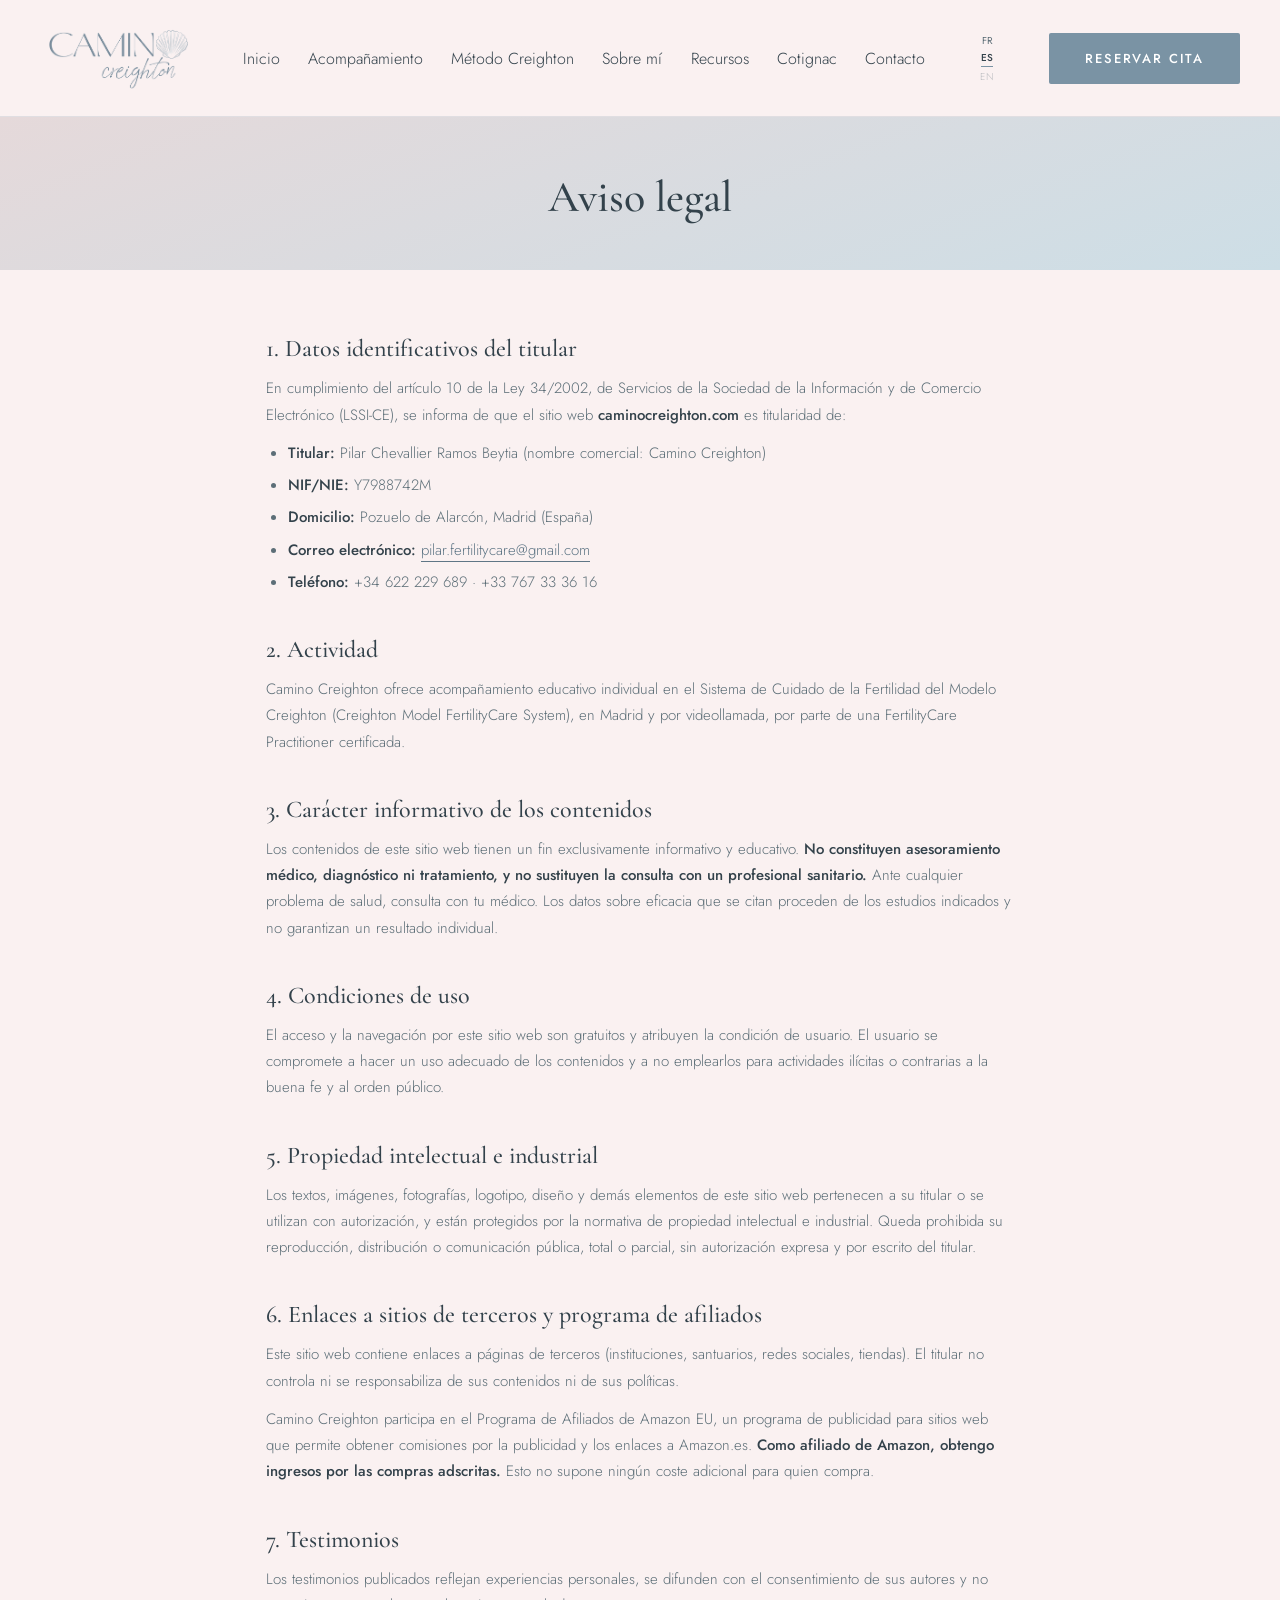
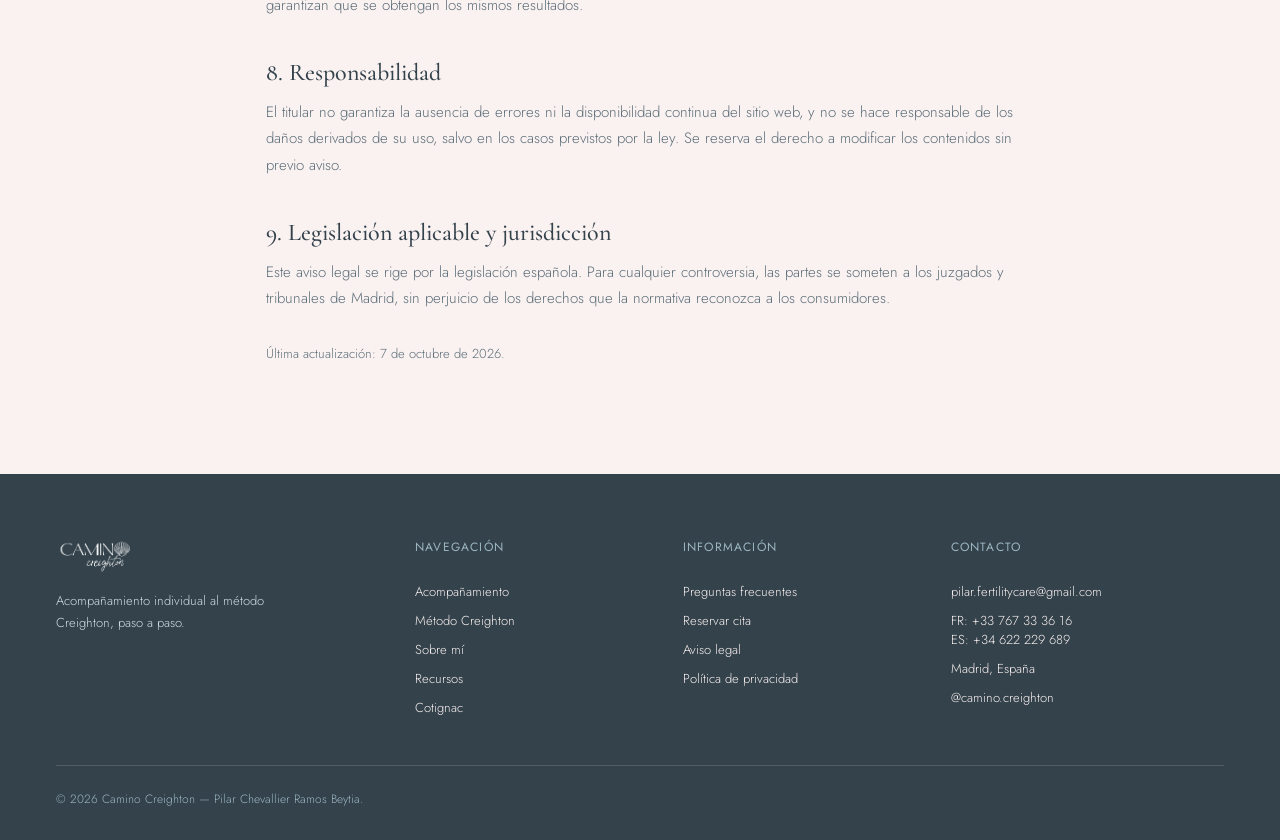
<file: mentions-legales.html>
<!doctype html>
<html lang="es">
<head>
<meta charset="utf-8">
<meta name="viewport" content="width=device-width, initial-scale=1">
<title data-i18n="meta.mentions_title">Aviso legal | Camino Creighton</title>
<meta name="description" data-i18n-content="meta.mentions_description" content="Aviso legal de caminocreighton.com: titular del sitio, condiciones de uso, propiedad intelectual y programa de afiliados.">
<link rel="canonical" href="https://caminocreighton.com/mentions-legales.html">
<meta property="og:type" content="website">
<meta property="og:site_name" content="Camino Creighton">
<meta property="og:locale" content="es_ES">
<meta property="og:locale:alternate" content="fr_FR">
<meta property="og:title" content="Aviso legal | Camino Creighton">
<meta property="og:description" content="Aviso legal de caminocreighton.com: titular del sitio, condiciones de uso, propiedad intelectual y programa de afiliados.">
<meta property="og:url" content="https://caminocreighton.com/mentions-legales.html">
<meta property="og:image" content="https://caminocreighton.com/images/og-logo.png">
<meta property="og:image:width" content="1200">
<meta property="og:image:height" content="630">
<meta property="og:image:alt" content="Camino Creighton">
<meta name="twitter:card" content="summary_large_image">
<meta name="twitter:title" content="Aviso legal | Camino Creighton">
<meta name="twitter:description" content="Aviso legal de caminocreighton.com: titular del sitio, condiciones de uso, propiedad intelectual y programa de afiliados.">
<meta name="twitter:image" content="https://caminocreighton.com/images/og-logo.png">
<meta name="geo.region" content="ES-M">
<meta name="geo.placename" content="Madrid">
<meta name="geo.position" content="40.4360;-3.8196">
<meta name="ICBM" content="40.4360, -3.8196">
<link rel="icon" type="image/png" href="images/favicon.png">
<link rel="icon" href="images/favicon.ico" sizes="any">
<link rel="apple-touch-icon" href="images/apple-touch-icon.png">
<link rel="preload" href="fonts/jost-latin.woff2" as="font" type="font/woff2" crossorigin>
<link rel="preload" href="fonts/cormorant-garamond-latin.woff2" as="font" type="font/woff2" crossorigin>
<link rel="stylesheet" href="css/style.css?v=48">
</head>
<body>

<header class="site-header">
  <a href="index.html" aria-label="Camino Creighton — retour à l'accueil" style="display:flex; align-items:center; text-decoration:none;">
    <img width="650" height="317" src="images/logo-horizontal.png" alt="Camino Creighton" style="height:72px; width:auto; display:block;">
  </a>
  <nav class="nav-links">
    <a href="index.html" data-i18n="nav.accueil">Inicio</a>
    <div class="nav-item">
      <a href="accompagnement.html" data-i18n="nav.accompagnement">Acompañamiento<span class="nav-caret">▾</span></a>
      <div class="nav-dropdown">
        <a href="accompagnement.html#suivi" data-i18n="nav.accompagnement_suivi">El seguimiento</a>
        <a href="accompagnement.html#deroule" data-i18n="nav.accompagnement_deroule">Desarrollo de las sesiones</a>
        <a href="accompagnement.html#tarifs" data-i18n="nav.accompagnement_tarifs">Tarifas y planes</a>
      </div>
    </div>
    <div class="nav-item">
      <a href="methode.html" data-i18n="nav.methode">Método Creighton<span class="nav-caret">▾</span></a>
      <div class="nav-dropdown">
        <a href="methode.html#quoi" data-i18n="nav.methode_quoi">Qué es</a>
        <a href="methode.html#benefices" data-i18n="nav.methode_benefices">Por qué este método</a>
        <a href="methode.html#fonctionnement" data-i18n="nav.methode_fonctionnement">En el día a día</a>
        <a href="methode.html#pourqui" data-i18n="nav.methode_pourqui">Para quién</a>
        <a href="methode.html#napro" data-i18n="nav.methode_napro">NaProTECNOLOGIA</a>
        <a href="methode.html#fiabilite" data-i18n="nav.methode_fiabilite">Fiabilidad</a>
      </div>
    </div>
    <div class="nav-item">
      <a href="apropos.html" data-i18n="nav.apropos">Sobre mí<span class="nav-caret">▾</span></a>
      <div class="nav-dropdown">
        <a href="apropos.html#parcours" data-i18n="nav.apropos_parcours">Mi trayectoria</a>
        <a href="apropos.html#valeurs" data-i18n="nav.apropos_valeurs">Mis valores</a>
        <a href="apropos.html#formation" data-i18n="nav.apropos_formation">Certificaciones</a>
      </div>
    </div>
    <div class="nav-item">
      <a href="ressources.html" data-i18n="nav.ressources">Recursos<span class="nav-caret">▾</span></a>
      <div class="nav-dropdown">
        <a href="ressources.html#livres" data-i18n="nav.ressources_livres">Libros</a>
        <a href="ressources.html#liens" data-i18n="nav.ressources_liens">Enlaces útiles</a>
        <a href="ressources.html#faq" data-i18n="nav.ressources_faq">FAQ</a>
      </div>
    </div>
    <div class="nav-item">
      <a href="cotignac.html" data-i18n="nav.cotignac">Cotignac<span class="nav-caret">▾</span></a>
      <div class="nav-dropdown">
        <a href="cotignac.html#cotignac" data-i18n="nav.cotignac_lieu">Qué es Cotignac</a>
        <a href="cotignac.html#porque" data-i18n="nav.cotignac_porque">Por qué enviar una carta</a>
        <a href="cotignac.html#carta" data-i18n="nav.cotignac_carta">Enviar mi carta</a>
        <a href="cotignac.html#pilar" data-i18n="nav.cotignac_pilar">Testimonios de Pilar</a>
        <a href="cotignac.html#gracias" data-i18n="nav.cotignac_gracias">Gracias recibidas</a>
      </div>
    </div>
    <a href="contact.html" data-i18n="nav.contact">Contacto</a>
  </nav>
  <div class="lang-switch lang-switch-header">
    <button class="lang-btn active" data-lang="fr">FR</button>
    <span class="lang-sep">·</span>
    <button class="lang-btn" data-lang="es">ES</button>
    <span class="lang-sep">·</span>
    <span class="lang-btn-disabled" data-i18n-title="nav.lang_en_title" title="Próximamente en inglés">EN</span>
  </div>
  <a href="contact.html?mode=reserver" class="btn-primary header-cta-desktop" data-i18n="nav.rdv">Reservar cita</a>
  <button class="nav-toggle" id="nav-toggle" aria-label="Ouvrir le menu" aria-expanded="false">
    <svg width="24" height="24" viewBox="0 0 24 24" fill="none" stroke="var(--ink)" stroke-width="2" stroke-linecap="round"><line x1="3" y1="6" x2="21" y2="6"></line><line x1="3" y1="12" x2="21" y2="12"></line><line x1="3" y1="18" x2="21" y2="18"></line></svg>
  </button>
</header>
<nav class="mobile-menu" id="mobile-menu" hidden>
  <a href="index.html" data-i18n="nav.accueil">Inicio</a>
  <a href="accompagnement.html" data-i18n="nav.accompagnement">Acompañamiento</a>
  <a href="methode.html" data-i18n="nav.methode">Método Creighton</a>
  <a href="apropos.html" data-i18n="nav.apropos">Sobre mí</a>
  <a href="ressources.html" data-i18n="nav.ressources">Recursos</a>
  <a href="cotignac.html" data-i18n="nav.cotignac">Cotignac</a>
  <a href="contact.html" data-i18n="nav.contact">Contacto</a>
  <div class="lang-switch">
    <button class="lang-btn active" data-lang="fr">FR</button>
    <span class="lang-sep">·</span>
    <button class="lang-btn" data-lang="es">ES</button>
    <span class="lang-sep">·</span>
    <span class="lang-btn-disabled" data-i18n-title="nav.lang_en_title" title="Próximamente en inglés">EN</span>
  </div>
  <a href="contact.html?mode=reserver" class="btn-primary" data-i18n="nav.rdv" style="text-align:center; margin-top:6px;">Reservar cita</a>
</nav>

<main style="width:100%; background:var(--cream);">

  <section class="hero-pad" style="padding:56px 56px 48px; background:linear-gradient(160deg, var(--blush), var(--powder));">
    <div style="max-width:820px; margin:0 auto; text-align:center;">
      <h1 style="font-size:44px; line-height:1.12;" data-i18n="legal.mentions_title">Aviso legal</h1>
    </div>
  </section>

  <section class="section-pad legal" style="padding:64px 56px 96px; max-width:860px; margin:0 auto;">
    <div class="legal-es">
<h2>1. Datos identificativos del titular</h2>
<p>En cumplimiento del artículo 10 de la Ley 34/2002, de Servicios de la Sociedad de la Información y de Comercio Electrónico (LSSI-CE), se informa de que el sitio web <strong>caminocreighton.com</strong> es titularidad de:</p>
<ul>
  <li><strong>Titular:</strong> Pilar Chevallier Ramos Beytia (nombre comercial: Camino Creighton)</li>
  <li><strong>NIF/NIE:</strong> Y7988742M</li>
  <li><strong>Domicilio:</strong> Pozuelo de Alarcón, Madrid (España)</li>
  <li><strong>Correo electrónico:</strong> <a href="mailto:pilar.fertilitycare@gmail.com">pilar.fertilitycare@gmail.com</a></li>
  <li><strong>Teléfono:</strong> +34 622 229 689 · +33 767 33 36 16</li>
</ul>

<h2>2. Actividad</h2>
<p>Camino Creighton ofrece acompañamiento educativo individual en el Sistema de Cuidado de la Fertilidad del Modelo Creighton (Creighton Model FertilityCare System), en Madrid y por videollamada, por parte de una FertilityCare Practitioner certificada.</p>

<h2>3. Carácter informativo de los contenidos</h2>
<p>Los contenidos de este sitio web tienen un fin exclusivamente informativo y educativo. <strong>No constituyen asesoramiento médico, diagnóstico ni tratamiento, y no sustituyen la consulta con un profesional sanitario.</strong> Ante cualquier problema de salud, consulta con tu médico. Los datos sobre eficacia que se citan proceden de los estudios indicados y no garantizan un resultado individual.</p>

<h2>4. Condiciones de uso</h2>
<p>El acceso y la navegación por este sitio web son gratuitos y atribuyen la condición de usuario. El usuario se compromete a hacer un uso adecuado de los contenidos y a no emplearlos para actividades ilícitas o contrarias a la buena fe y al orden público.</p>

<h2>5. Propiedad intelectual e industrial</h2>
<p>Los textos, imágenes, fotografías, logotipo, diseño y demás elementos de este sitio web pertenecen a su titular o se utilizan con autorización, y están protegidos por la normativa de propiedad intelectual e industrial. Queda prohibida su reproducción, distribución o comunicación pública, total o parcial, sin autorización expresa y por escrito del titular.</p>

<h2>6. Enlaces a sitios de terceros y programa de afiliados</h2>
<p>Este sitio web contiene enlaces a páginas de terceros (instituciones, santuarios, redes sociales, tiendas). El titular no controla ni se responsabiliza de sus contenidos ni de sus políticas.</p>
<p>Camino Creighton participa en el Programa de Afiliados de Amazon EU, un programa de publicidad para sitios web que permite obtener comisiones por la publicidad y los enlaces a Amazon.es. <strong>Como afiliado de Amazon, obtengo ingresos por las compras adscritas.</strong> Esto no supone ningún coste adicional para quien compra.</p>

<h2>7. Testimonios</h2>
<p>Los testimonios publicados reflejan experiencias personales, se difunden con el consentimiento de sus autores y no garantizan que se obtengan los mismos resultados.</p>

<h2>8. Responsabilidad</h2>
<p>El titular no garantiza la ausencia de errores ni la disponibilidad continua del sitio web, y no se hace responsable de los daños derivados de su uso, salvo en los casos previstos por la ley. Se reserva el derecho a modificar los contenidos sin previo aviso.</p>

<h2>9. Legislación aplicable y jurisdicción</h2>
<p>Este aviso legal se rige por la legislación española. Para cualquier controversia, las partes se someten a los juzgados y tribunales de Madrid, sin perjuicio de los derechos que la normativa reconozca a los consumidores.</p>
<p class="legal-date">Última actualización: 7 de octubre de 2026.</p>
    </div>
    <div class="legal-fr">
<h2>1. Identification de l'éditrice</h2>
<p>Conformément à l'article 10 de la loi espagnole 34/2002 sur les services de la société de l'information et le commerce électronique (LSSI-CE), le site <strong>caminocreighton.com</strong> est édité par :</p>
<ul>
  <li><strong>Titulaire :</strong> Pilar Chevallier Ramos Beytia (nom commercial : Camino Creighton)</li>
  <li><strong>NIF/NIE :</strong> Y7988742M</li>
  <li><strong>Adresse :</strong> Pozuelo de Alarcón, Madrid (Espagne)</li>
  <li><strong>Courriel :</strong> <a href="mailto:pilar.fertilitycare@gmail.com">pilar.fertilitycare@gmail.com</a></li>
  <li><strong>Téléphone :</strong> +34 622 229 689 · +33 767 33 36 16</li>
</ul>

<h2>2. Activité</h2>
<p>Camino Creighton propose un accompagnement éducatif individuel au Système de soin de la fertilité du modèle Creighton (Creighton Model FertilityCare System), à Madrid et en visioconférence, par une FertilityCare Practitioner certifiée.</p>

<h2>3. Caractère informatif des contenus</h2>
<p>Les contenus de ce site ont une vocation uniquement informative et éducative. <strong>Ils ne constituent ni un conseil médical, ni un diagnostic, ni un traitement, et ne remplacent pas la consultation d'un professionnel de santé.</strong> Pour tout problème de santé, consultez votre médecin. Les données d'efficacité citées proviennent des études indiquées et ne garantissent pas un résultat individuel.</p>

<h2>4. Conditions d'utilisation</h2>
<p>L'accès et la navigation sur ce site sont gratuits. L'utilisateur s'engage à faire un usage approprié des contenus et à ne pas les utiliser à des fins illicites ou contraires à la bonne foi et à l'ordre public.</p>

<h2>5. Propriété intellectuelle et industrielle</h2>
<p>Les textes, images, photographies, logo, conception et autres éléments de ce site appartiennent à son titulaire ou sont utilisés avec autorisation, et sont protégés par la législation sur la propriété intellectuelle et industrielle. Toute reproduction, distribution ou communication publique, totale ou partielle, sans l'autorisation écrite du titulaire est interdite.</p>

<h2>6. Liens vers des sites tiers et programme d'affiliation</h2>
<p>Ce site contient des liens vers des pages de tiers (institutions, sanctuaires, réseaux sociaux, boutiques). Le titulaire ne contrôle pas leurs contenus et n'en est pas responsable.</p>
<p>Camino Creighton participe au Programme Partenaires d'Amazon EU, un programme de publicité permettant de percevoir des commissions grâce aux liens vers Amazon.es. <strong>En tant que Partenaire Amazon, je réalise un bénéfice sur les achats remplissant les conditions requises.</strong> Cela n'entraîne aucun coût supplémentaire pour l'acheteur.</p>

<h2>7. Témoignages</h2>
<p>Les témoignages publiés reflètent des expériences personnelles, sont diffusés avec le consentement de leurs auteurs et ne garantissent pas l'obtention des mêmes résultats.</p>

<h2>8. Responsabilité</h2>
<p>Le titulaire ne garantit ni l'absence d'erreurs ni la disponibilité continue du site, et n'est pas responsable des dommages résultant de son utilisation, sauf dans les cas prévus par la loi. Il se réserve le droit de modifier les contenus sans préavis.</p>

<h2>9. Droit applicable et juridiction</h2>
<p>Les présentes mentions légales sont régies par le droit espagnol. Pour tout litige, les parties se soumettent aux tribunaux de Madrid, sans préjudice des droits que la loi reconnaît aux consommateurs.</p>
<p class="legal-date">Dernière mise à jour : 7 octobre 2026.</p>
    </div>
  </section>
</main>

<footer class="site-footer">
  <div class="footer-grid">
    <div>
      <div style="display:flex; align-items:baseline; gap:8px; margin-bottom:16px;">
        <img width="650" height="317" src="images/logo-horizontal.png" alt="Camino Creighton" style="height:36px; width:auto; display:block; filter:brightness(0) invert(1);">
      </div>
      <p style="font-size:13px; color:var(--powder); max-width:260px;" data-i18n="footer.tagline">Acompañamiento individual al método Creighton, paso a paso.</p>
    </div>
    <div class="footer-col">
      <h4 data-i18n="footer.nav_heading">Navegación</h4>
      <a href="accompagnement.html" data-i18n="nav.accompagnement">Acompañamiento</a>
      <a href="methode.html" data-i18n="nav.methode">Método Creighton</a>
      <a href="apropos.html" data-i18n="nav.apropos">Sobre mí</a>
      <a href="ressources.html" data-i18n="nav.ressources">Recursos</a>
      <a href="cotignac.html" data-i18n="nav.cotignac">Cotignac</a>
    </div>
    <div class="footer-col">
      <h4 data-i18n="footer.info_heading">Información</h4>
      <a href="ressources.html#faq" data-i18n="footer.faq_link">Preguntas frecuentes</a>
      <a href="contact.html?mode=reserver" data-i18n="footer.rdv_link">Reservar cita</a>
      <a href="mentions-legales.html" data-i18n="footer.mentions">Aviso legal</a>
      <a href="confidentialite.html" data-i18n="footer.confidentialite">Política de privacidad</a>
    </div>
    <div class="footer-col">
      <h4 data-i18n="footer.contact_heading">Contacto</h4>
      <a href="mailto:pilar.fertilitycare@gmail.com">pilar.fertilitycare@gmail.com</a>
      <a href="tel:+33767333616">FR: +33 767 33 36 16<br>ES: +34 622 229 689</a>
      <span data-i18n="footer.address">Madrid, España</span>
      <a href="https://www.instagram.com/camino.creighton/" target="_blank" rel="noopener">@camino.creighton</a>
    </div>
  </div>
  <div class="footer-bottom" data-i18n="footer.copyright">© 2026 Camino Creighton — Pilar Chevallier Ramos Beytia.</div>
</footer>

<script src="js/i18n.js?v=48"></script>
<script src="js/main.js?v=48"></script>
</body>
</html>
</file>
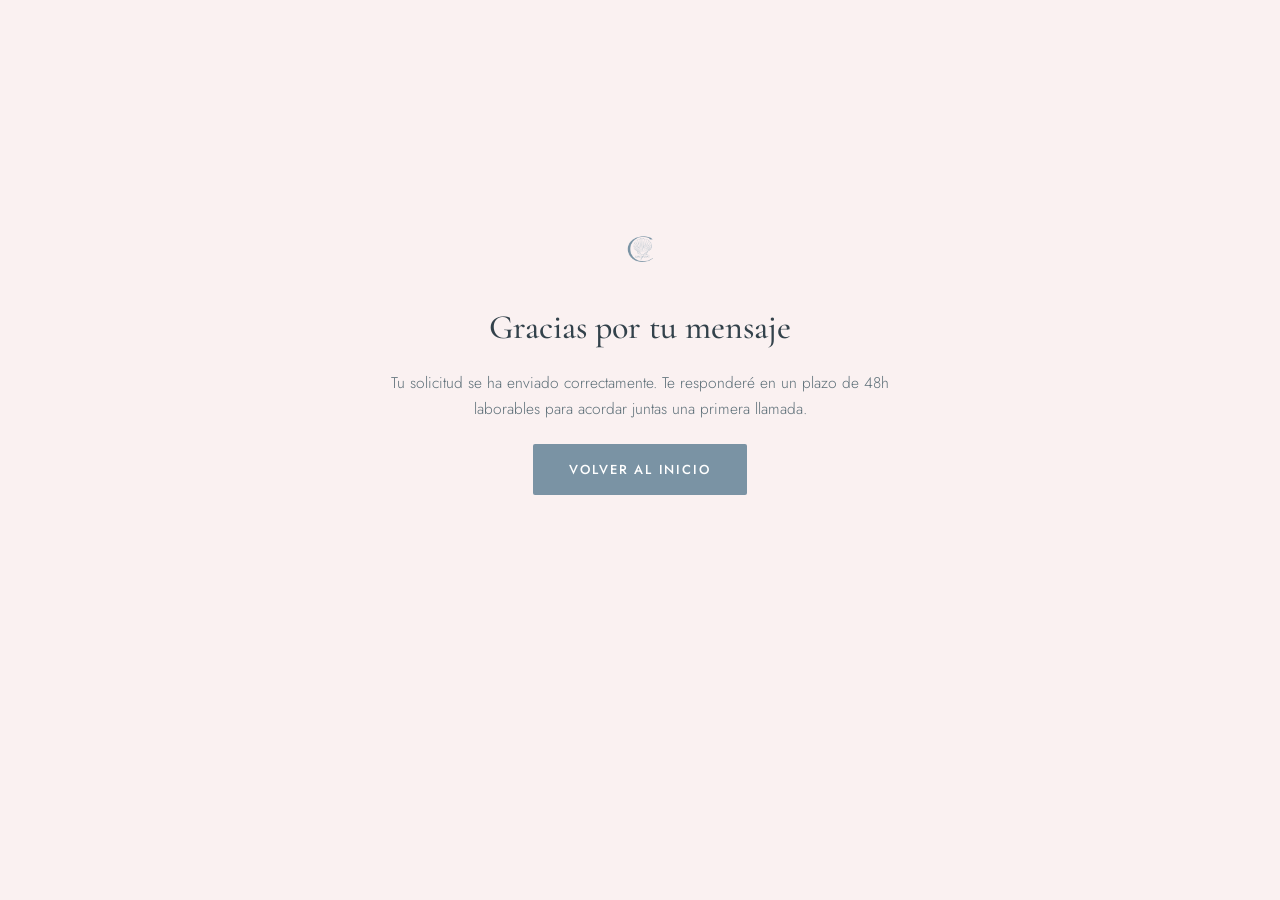
<file: merci.html>
<!doctype html>
<html lang="es">
<head>
<meta charset="utf-8">
<meta name="viewport" content="width=device-width, initial-scale=1">
<title data-i18n="meta.merci_title">Gracias | Camino Creighton</title>
<meta name="robots" content="noindex">
<link rel="icon" type="image/png" href="images/favicon.png">
<link rel="icon" href="images/favicon.ico" sizes="any">
<link rel="apple-touch-icon" href="images/apple-touch-icon.png">
<link rel="preload" href="fonts/jost-latin.woff2" as="font" type="font/woff2" crossorigin>
<link rel="preload" href="fonts/cormorant-garamond-latin.woff2" as="font" type="font/woff2" crossorigin>
<link rel="stylesheet" href="css/style.css?v=48">
</head>
<body>
<main style="min-height:80vh; display:flex; align-items:center; justify-content:center; padding:56px 24px; text-align:center;">
  <div style="max-width:520px; display:flex; flex-direction:column; align-items:center; gap:22px;">
    <img loading="lazy" decoding="async" width="560" height="768" src="images/logo-round.png" alt="Camino Creighton" style="height:60px; width:auto;">
    <h1 style="font-size:34px;" data-i18n="merci.title">Gracias por tu mensaje</h1>
    <p style="font-size:15.5px; color:var(--ink-soft);" data-i18n="merci.text">Tu solicitud se ha enviado correctamente. Te responderé en un plazo de 48h laborables para acordar juntas una primera llamada.</p>
    <a href="index.html" class="btn-primary" data-i18n="merci.button">Volver al inicio</a>
  </div>
</main>
<script src="js/i18n.js?v=48"></script>
</body>
</html>
</file>
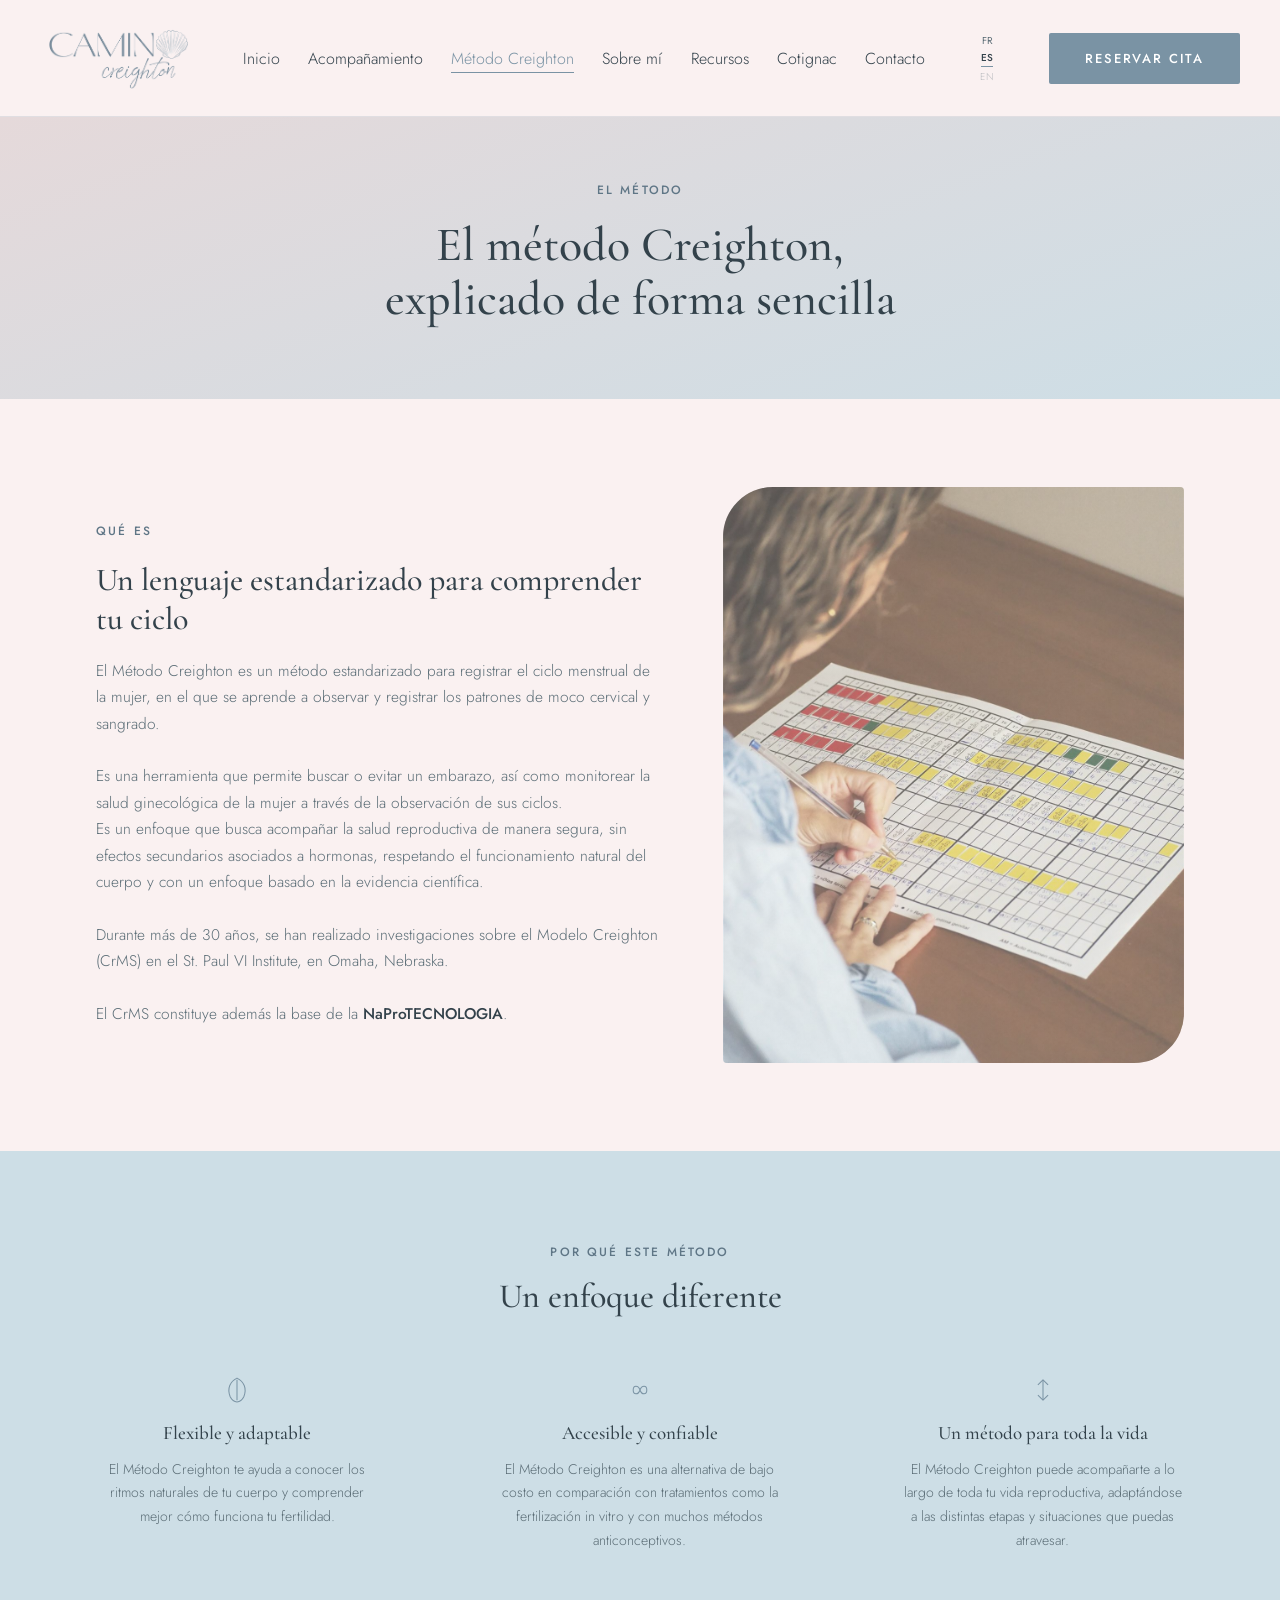
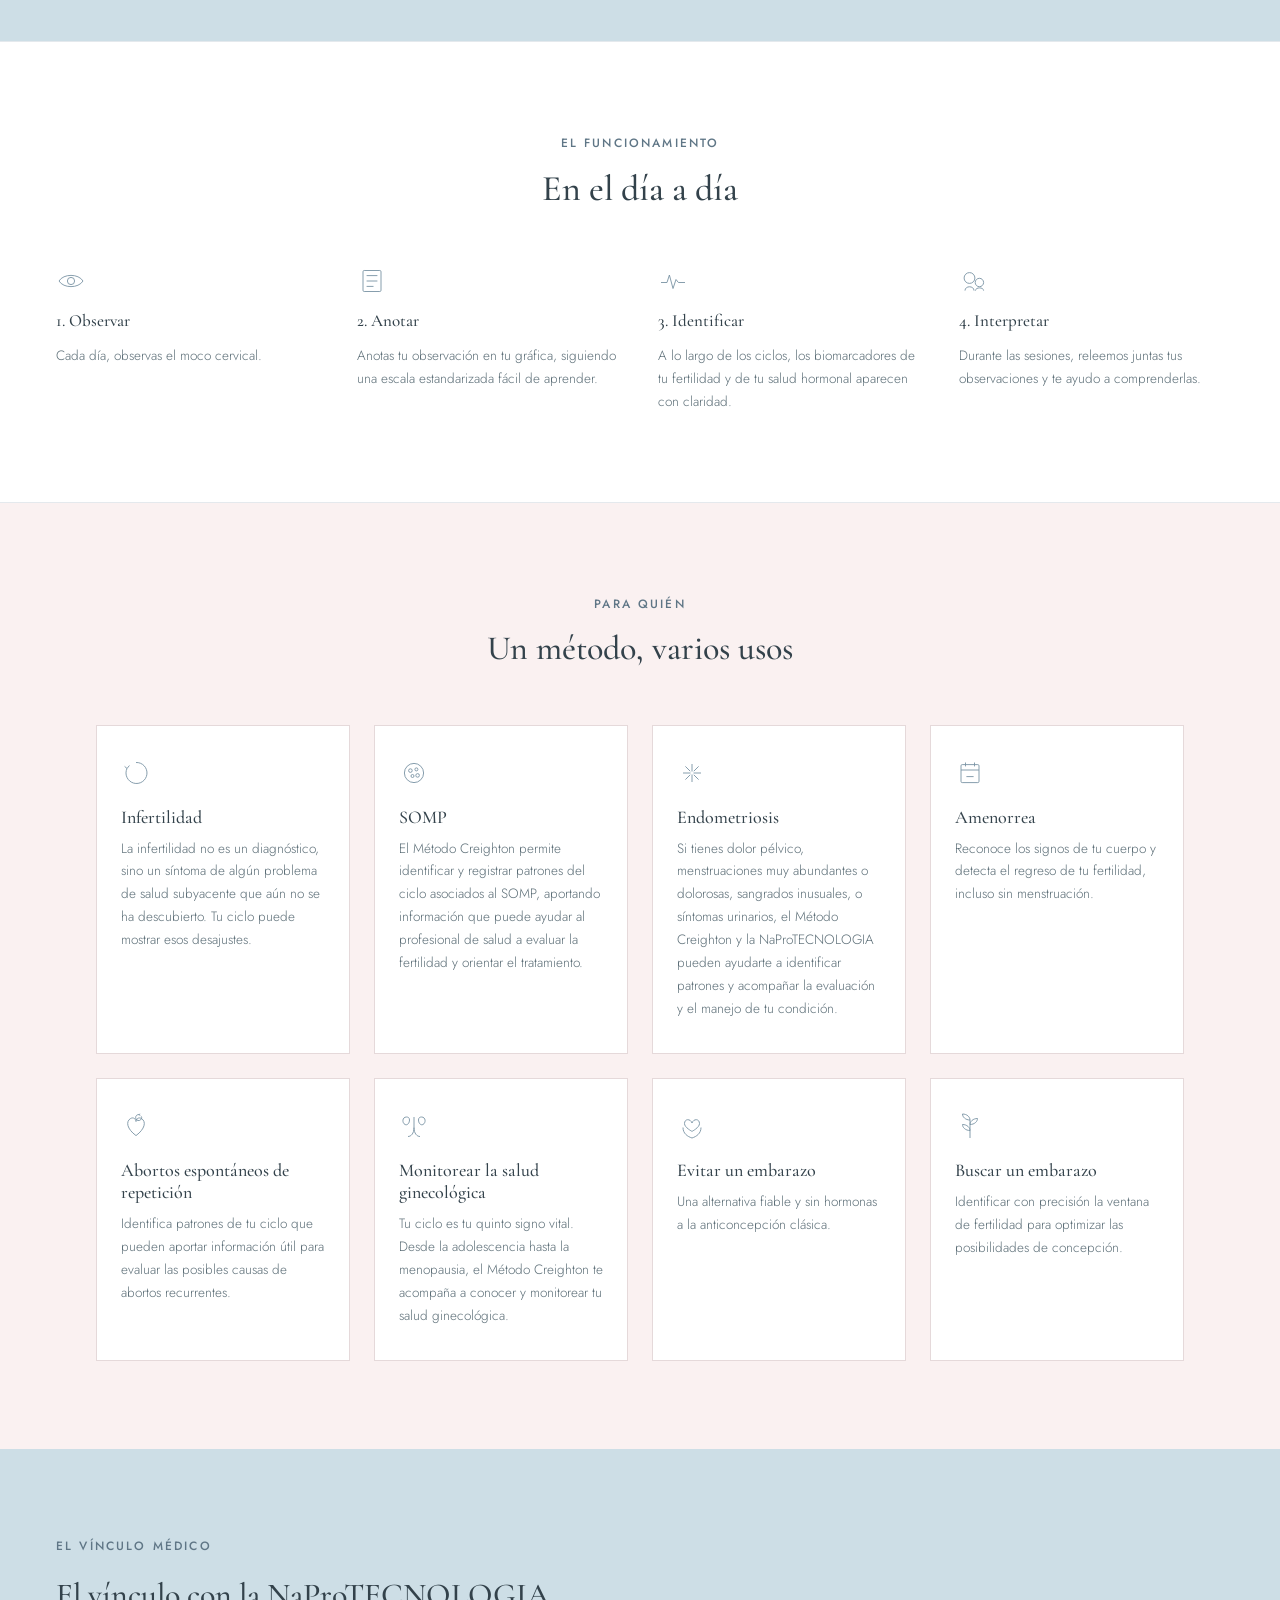
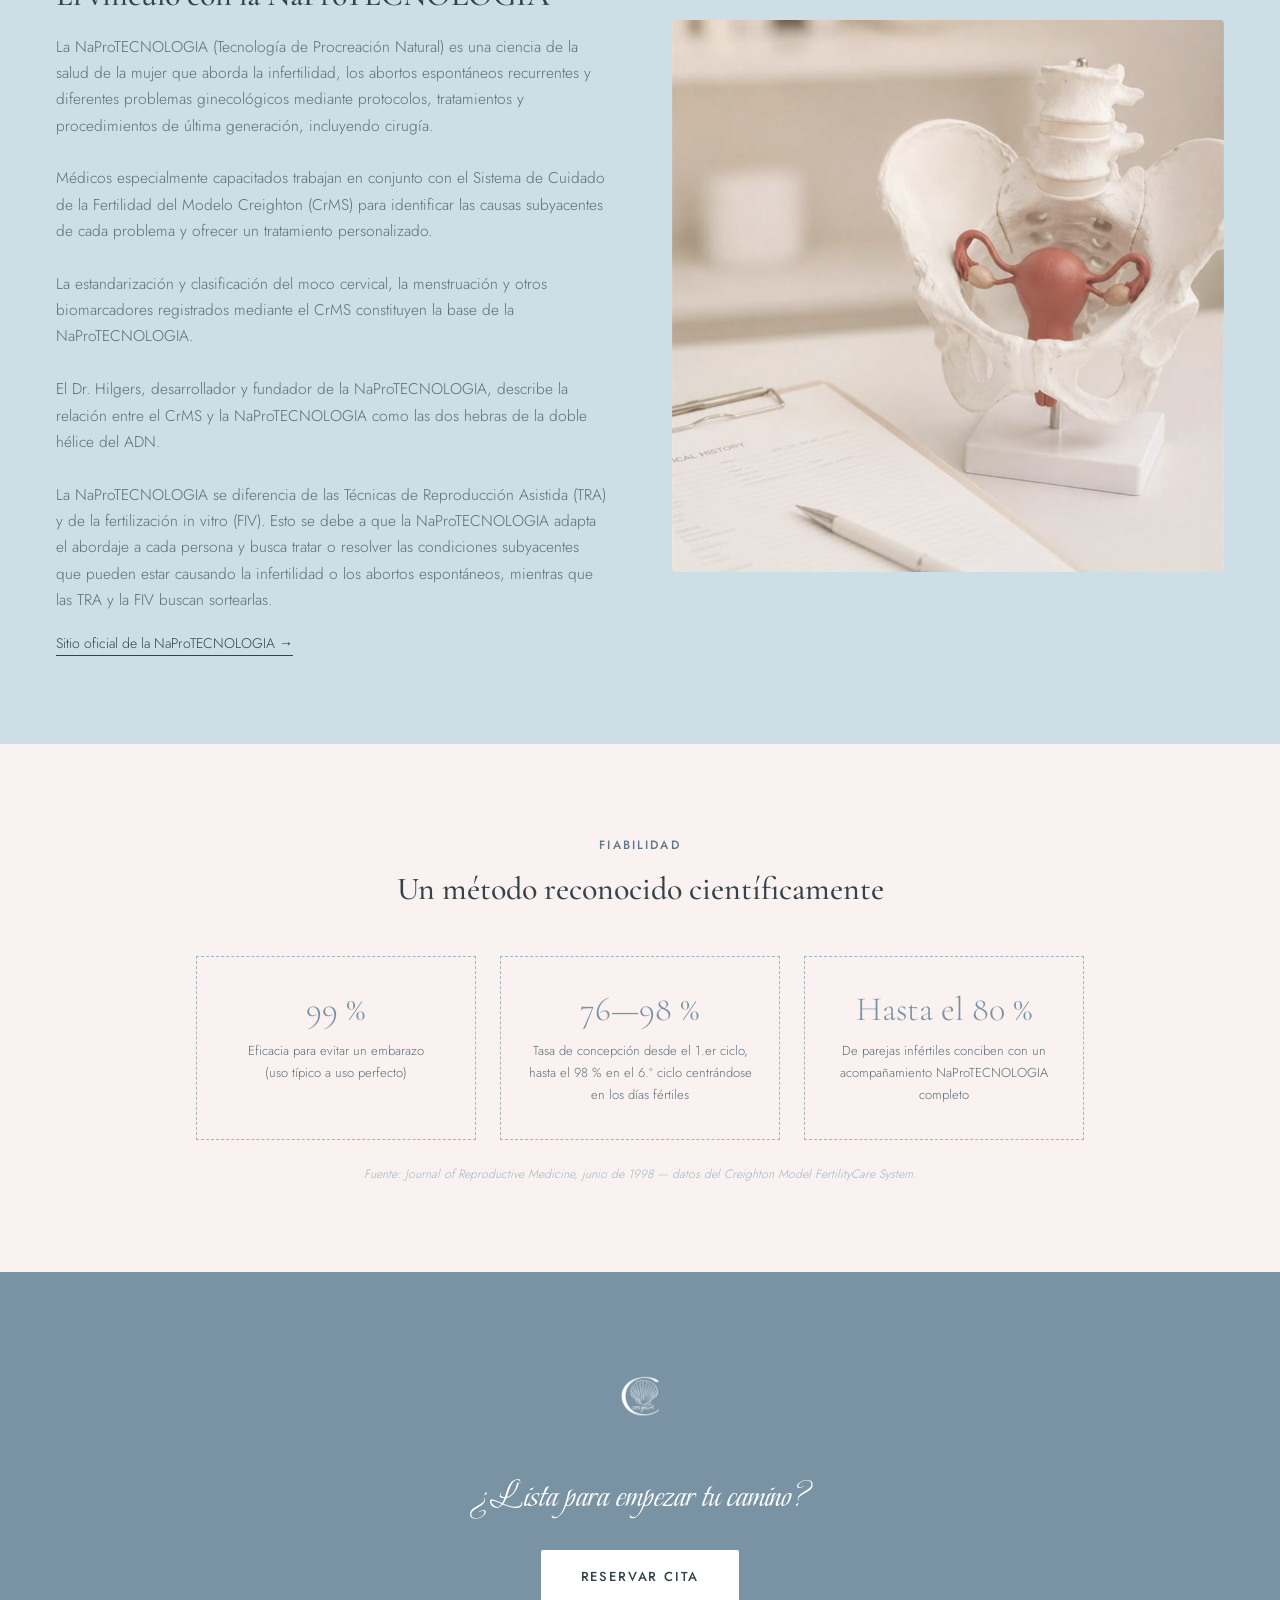
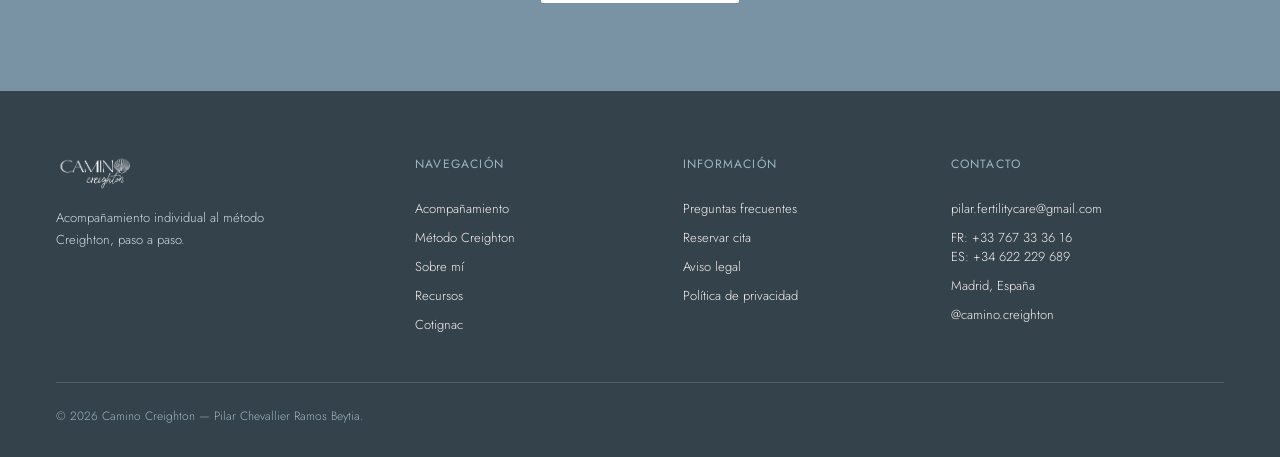
<file: methode.html>
<!doctype html>
<html lang="es">
<head>
<meta charset="utf-8">
<meta name="viewport" content="width=device-width, initial-scale=1">
<title data-i18n="meta.methode_title">El método Creighton explicado | Camino Creighton</title>
<meta name="description" data-i18n-content="meta.methode_description" content="Descubre el método Creighton: un sistema científico y natural de observación del ciclo femenino, sin hormonas, para la fertilidad y la salud reproductiva.">
<meta name="keywords" content="Método Creighton, Creighton Model FertilityCare System, NaProTECHNOLOGY, Naprotecnología, moco cervical, fertilidad natural, ciclo menstrual, Madrid">
<link rel="canonical" href="https://caminocreighton.com/methode.html">
<meta property="og:type" content="website">
<meta property="og:site_name" content="Camino Creighton">
<meta property="og:locale" content="es_ES">
<meta property="og:locale:alternate" content="fr_FR">
<meta property="og:title" content="El método Creighton explicado | Camino Creighton">
<meta property="og:description" content="Descubre el método Creighton: un sistema científico y natural de observación del ciclo femenino, sin hormonas, para la fertilidad y la salud reproductiva.">
<meta property="og:url" content="https://caminocreighton.com/methode.html">
<meta property="og:image" content="https://caminocreighton.com/images/og-logo.png">
<meta property="og:image:width" content="1200">
<meta property="og:image:height" content="630">
<meta property="og:image:alt" content="Camino Creighton">
<meta name="twitter:card" content="summary_large_image">
<meta name="twitter:title" content="El método Creighton explicado | Camino Creighton">
<meta name="twitter:description" content="Descubre el método Creighton: un sistema científico y natural de observación del ciclo femenino, sin hormonas, para la fertilidad y la salud reproductiva.">
<meta name="twitter:image" content="https://caminocreighton.com/images/og-logo.png">
<meta name="geo.region" content="ES-M">
<meta name="geo.placename" content="Madrid">
<meta name="geo.position" content="40.4360;-3.8196">
<meta name="ICBM" content="40.4360, -3.8196">
<link rel="icon" type="image/png" href="images/favicon.png">
<link rel="icon" href="images/favicon.ico" sizes="any">
<link rel="apple-touch-icon" href="images/apple-touch-icon.png">
<link rel="preload" href="fonts/jost-latin.woff2" as="font" type="font/woff2" crossorigin>
<link rel="preload" href="fonts/cormorant-garamond-latin.woff2" as="font" type="font/woff2" crossorigin>
<link rel="stylesheet" href="css/style.css?v=48">
</head>
<body>

<header class="site-header">
  <a href="index.html" aria-label="Camino Creighton — retour à l'accueil" style="display:flex; align-items:center; text-decoration:none;">
    <img width="650" height="317" src="images/logo-horizontal.png" alt="Camino Creighton" style="height:72px; width:auto; display:block;">
  </a>
  <nav class="nav-links">
    <a href="index.html" data-i18n="nav.accueil">Inicio</a>
    <div class="nav-item">
      <a href="accompagnement.html" data-i18n="nav.accompagnement">Acompañamiento<span class="nav-caret">▾</span></a>
      <div class="nav-dropdown">
        <a href="accompagnement.html#suivi" data-i18n="nav.accompagnement_suivi">El seguimiento</a>
        <a href="accompagnement.html#deroule" data-i18n="nav.accompagnement_deroule">Desarrollo de las sesiones</a>
        <a href="accompagnement.html#tarifs" data-i18n="nav.accompagnement_tarifs">Tarifas y planes</a>
      </div>
    </div>
    <div class="nav-item">
      <a href="methode.html" class="active" data-i18n="nav.methode">Método Creighton<span class="nav-caret">▾</span></a>
      <div class="nav-dropdown">
        <a href="#quoi" data-i18n="nav.methode_quoi">Qué es</a>
        <a href="#benefices" data-i18n="nav.methode_benefices">Por qué este método</a>
        <a href="#fonctionnement" data-i18n="nav.methode_fonctionnement">En el día a día</a>
        <a href="#pourqui" data-i18n="nav.methode_pourqui">Para quién</a>
        <a href="#napro" data-i18n="nav.methode_napro">NaProTECNOLOGIA</a>
        <a href="#fiabilite" data-i18n="nav.methode_fiabilite">Fiabilidad</a>
      </div>
    </div>
    <div class="nav-item">
      <a href="apropos.html" data-i18n="nav.apropos">Sobre mí<span class="nav-caret">▾</span></a>
      <div class="nav-dropdown">
        <a href="apropos.html#parcours" data-i18n="nav.apropos_parcours">Mi trayectoria</a>
        <a href="apropos.html#valeurs" data-i18n="nav.apropos_valeurs">Mis valores</a>
        <a href="apropos.html#formation" data-i18n="nav.apropos_formation">Certificaciones</a>
      </div>
    </div>
    <div class="nav-item">
      <a href="ressources.html" data-i18n="nav.ressources">Recursos<span class="nav-caret">▾</span></a>
      <div class="nav-dropdown">
        <a href="ressources.html#livres" data-i18n="nav.ressources_livres">Libros</a>
        <a href="ressources.html#liens" data-i18n="nav.ressources_liens">Enlaces útiles</a>
        <a href="ressources.html#faq" data-i18n="nav.ressources_faq">FAQ</a>
      </div>
    </div>
    <div class="nav-item">
      <a href="cotignac.html" data-i18n="nav.cotignac">Cotignac<span class="nav-caret">▾</span></a>
      <div class="nav-dropdown">
        <a href="cotignac.html#cotignac" data-i18n="nav.cotignac_lieu">Qué es Cotignac</a>
        <a href="cotignac.html#porque" data-i18n="nav.cotignac_porque">Por qué enviar una carta</a>
        <a href="cotignac.html#carta" data-i18n="nav.cotignac_carta">Enviar mi carta</a>
        <a href="cotignac.html#pilar" data-i18n="nav.cotignac_pilar">Testimonios de Pilar</a>
        <a href="cotignac.html#gracias" data-i18n="nav.cotignac_gracias">Gracias recibidas</a>
      </div>
    </div>
    <a href="contact.html" data-i18n="nav.contact">Contacto</a>
  </nav>
  <div class="lang-switch lang-switch-header">
    <button class="lang-btn active" data-lang="fr">FR</button>
    <span class="lang-sep">·</span>
    <button class="lang-btn" data-lang="es">ES</button>
    <span class="lang-sep">·</span>
    <span class="lang-btn-disabled" data-i18n-title="nav.lang_en_title" title="Próximamente en inglés">EN</span>
  </div>
  <a href="contact.html?mode=reserver" class="btn-primary header-cta-desktop" data-i18n="nav.rdv">Reservar cita</a>
  <button class="nav-toggle" id="nav-toggle" aria-label="Ouvrir le menu" aria-expanded="false">
    <svg width="24" height="24" viewBox="0 0 24 24" fill="none" stroke="var(--ink)" stroke-width="2" stroke-linecap="round"><line x1="3" y1="6" x2="21" y2="6"></line><line x1="3" y1="12" x2="21" y2="12"></line><line x1="3" y1="18" x2="21" y2="18"></line></svg>
  </button>
</header>
<nav class="mobile-menu" id="mobile-menu" hidden>
  <a href="index.html" data-i18n="nav.accueil">Inicio</a>
  <a href="accompagnement.html" data-i18n="nav.accompagnement">Acompañamiento</a>
  <a href="methode.html" data-i18n="nav.methode">Método Creighton</a>
  <a href="apropos.html" data-i18n="nav.apropos">Sobre mí</a>
  <a href="ressources.html" data-i18n="nav.ressources">Recursos</a>
  <a href="cotignac.html" data-i18n="nav.cotignac">Cotignac</a>
  <a href="contact.html" data-i18n="nav.contact">Contacto</a>
  <div class="lang-switch">
    <button class="lang-btn active" data-lang="fr">FR</button>
    <span class="lang-sep">·</span>
    <button class="lang-btn" data-lang="es">ES</button>
    <span class="lang-sep">·</span>
    <span class="lang-btn-disabled" data-i18n-title="nav.lang_en_title" title="Próximamente en inglés">EN</span>
  </div>
  <a href="contact.html?mode=reserver" class="btn-primary" data-i18n="nav.rdv" style="text-align:center; margin-top:6px;">Reservar cita</a>
</nav>

<main style="width:100%; background:var(--cream);">

  <section class="hero-pad" style="padding:64px 56px 72px; background:linear-gradient(160deg, var(--blush), var(--powder));">
    <div style="max-width:820px; margin:0 auto; text-align:center; display:flex; flex-direction:column; align-items:center; gap:20px;">
      <span class="eyebrow" data-i18n="methode.hero_eyebrow">El método</span>
      <h1 style="font-size:48px; line-height:1.12;" data-i18n="methode.hero_title">El método Creighton, <br>explicado de forma sencilla</h1>
    </div>
  </section>

  <section id="quoi" class="split section-pad" style="padding:88px 56px; display:grid; grid-template-columns:1.1fr 0.9fr; gap:64px; align-items:center; max-width:1200px; margin:0 auto;">
    <div style="display:flex; flex-direction:column; gap:20px;">
      <span class="eyebrow" data-i18n="methode.quoi_eyebrow">Qué es</span>
      <h2 style="font-size:32px;" data-i18n="methode.quoi_title">Un lenguaje estandarizado para comprender tu ciclo</h2>
      <p style="font-size:15.5px; color:var(--ink-soft);" data-i18n="methode.quoi_text1">El Método Creighton es un método estandarizado para registrar el ciclo menstrual de la mujer, en el que se aprende a observar y registrar los patrones de moco cervical y sangrado.<br><br>Es una herramienta que permite buscar o evitar un embarazo, así como monitorear la salud ginecológica de la mujer a través de la observación de sus ciclos.<br>Es un enfoque que busca acompañar la salud reproductiva de manera segura, sin efectos secundarios asociados a hormonas, respetando el funcionamiento natural del cuerpo y con un enfoque basado en la evidencia científica.<br><br>Durante más de 30 años, se han realizado investigaciones sobre el Modelo Creighton (CrMS) en el St. Paul VI Institute, en Omaha, Nebraska.<br><br>El CrMS constituye además la base de la <strong style="font-weight:500; color:var(--ink);">NaProTECNOLOGIA</strong>.</p>
    </div>
    <div style="width:100%; aspect-ratio:4/5; border-radius:4px; overflow:hidden; position:relative; border-top-left-radius:50px; border-bottom-right-radius:50px;">
      <img loading="lazy" decoding="async" width="1100" height="1466" src="images/tableau-creighton-hero.jpg" alt="Cuaderno de seguimiento del método Creighton" data-i18n-alt="methode.quoi_image_alt" style="width:100%; height:100%; object-fit:cover; display:block;">
      <div style="position:absolute; inset:0; background:linear-gradient(160deg, rgba(255,255,255,0.2), rgba(205,222,230,0.26));"></div>
    </div>
  </section>

  <section id="benefices" style="background:var(--powder); padding:88px 56px;">
    <div style="max-width:1200px; margin:0 auto;">
      <div style="text-align:center; max-width:620px; margin:0 auto 56px;">
        <span class="eyebrow" data-i18n="methode.benefices_eyebrow">Por qué este método</span>
        <h2 style="font-size:34px; margin-top:14px;" data-i18n="methode.benefices_title">Un enfoque diferente</h2>
      </div>
      <div class="grid-3" style="display:grid; grid-template-columns:1fr 1fr 1fr; gap:40px;">
        <div style="display:flex; flex-direction:column; align-items:center; text-align:center; gap:14px;">
          <svg width="34" height="34" viewBox="0 0 100 100" fill="none" stroke="var(--primary)" stroke-width="3"><path d="M50 15 C30 25 20 45 30 70 C40 90 60 90 70 70 C80 45 70 25 50 15 Z"></path><path d="M50 20 L50 80"></path></svg>
          <h3 style="font-size:19px;" data-i18n="methode.benefices_card1_title">Flexible y adaptable</h3>
          <p style="font-size:14px; color:var(--ink-soft); max-width:280px;" data-i18n="methode.benefices_card1_text">El Método Creighton te ayuda a conocer los ritmos naturales de tu cuerpo y comprender mejor cómo funciona tu fertilidad.</p>
        </div>
        <div style="display:flex; flex-direction:column; align-items:center; text-align:center; gap:14px;">
          <svg width="34" height="34" viewBox="0 0 100 100" fill="none" stroke="var(--primary)" stroke-width="3"><path d="M30 50 C30 35 45 35 50 50 C55 65 70 65 70 50 C70 35 55 35 50 50 C45 65 30 65 30 50 Z"></path></svg>
          <h3 style="font-size:19px;" data-i18n="methode.benefices_card2_title">Accesible y confiable</h3>
          <p style="font-size:14px; color:var(--ink-soft); max-width:280px;" data-i18n="methode.benefices_card2_text">El Método Creighton es una alternativa de bajo costo en comparación con tratamientos como la fertilización in vitro y con muchos métodos anticonceptivos.</p>
        </div>
        <div style="display:flex; flex-direction:column; align-items:center; text-align:center; gap:14px;">
          <svg width="34" height="34" viewBox="0 0 100 100" fill="none" stroke="var(--primary)" stroke-width="3"><path d="M50 20 L50 80"></path><path d="M50 20 L35 35"></path><path d="M50 20 L65 35"></path><path d="M50 80 L35 65"></path><path d="M50 80 L65 65"></path></svg>
          <h3 style="font-size:19px;" data-i18n="methode.benefices_card3_title">Un método para toda la vida</h3>
          <p style="font-size:14px; color:var(--ink-soft); max-width:280px;" data-i18n="methode.benefices_card3_text">El Método Creighton puede acompañarte a lo largo de toda tu vida reproductiva, adaptándose a las distintas etapas y situaciones que puedas atravesar.</p>
        </div>
      </div>
    </div>
  </section>

  <section id="fonctionnement" class="section-pad" style="padding:88px 56px; background:var(--white); border-top:1px solid rgba(122,147,164,0.2); border-bottom:1px solid rgba(122,147,164,0.2);">
    <div style="max-width:1200px; margin:0 auto;">
      <div style="text-align:center; max-width:620px; margin:0 auto 56px;">
        <span class="eyebrow" data-i18n="methode.fonctionnement_eyebrow">El funcionamiento</span>
        <h2 style="font-size:36px; margin-top:14px;" data-i18n="methode.fonctionnement_title">En el día a día</h2>
      </div>
      <div class="grid-4" style="display:grid; grid-template-columns:repeat(4, 1fr); gap:36px;">
        <div style="display:flex; flex-direction:column; gap:14px;">
          <svg width="30" height="30" viewBox="0 0 100 100" fill="none" stroke="var(--primary)" stroke-width="3"><path d="M10 50 C25 25 75 25 90 50 C75 75 25 75 10 50 Z"></path><circle cx="50" cy="50" r="12"></circle></svg>
          <h3 style="font-size:17px;" data-i18n="methode.step1_title">1. Observar</h3>
          <p style="font-size:13.5px; color:var(--ink-soft);" data-i18n="methode.step1_text">Cada día, observas el moco cervical.</p>
        </div>
        <div style="display:flex; flex-direction:column; gap:14px;">
          <svg width="30" height="30" viewBox="0 0 100 100" fill="none" stroke="var(--primary)" stroke-width="3"><rect x="20" y="15" width="60" height="70" rx="4"></rect><path d="M32 32 L68 32"></path><path d="M32 50 L68 50"></path><path d="M32 68 L55 68"></path></svg>
          <h3 style="font-size:17px;" data-i18n="methode.step2_title">2. Anotar</h3>
          <p style="font-size:13.5px; color:var(--ink-soft);" data-i18n="methode.step2_text">Anotas tu observación en tu gráfica, siguiendo una escala estandarizada fácil de aprender.</p>
        </div>
        <div style="display:flex; flex-direction:column; gap:14px;">
          <svg width="30" height="30" viewBox="0 0 100 100" fill="none" stroke="var(--primary)" stroke-width="3"><path d="M10 55 L30 55 L38 30 L50 75 L60 45 L68 55 L90 55"></path></svg>
          <h3 style="font-size:17px;" data-i18n="methode.step3_title">3. Identificar</h3>
          <p style="font-size:13.5px; color:var(--ink-soft);" data-i18n="methode.step3_text">A lo largo de los ciclos, los biomarcadores de tu fertilidad y de tu salud hormonal aparecen con claridad.</p>
        </div>
        <div style="display:flex; flex-direction:column; gap:14px;">
          <svg width="30" height="30" viewBox="0 0 100 100" fill="none" stroke="var(--primary)" stroke-width="3"><circle cx="35" cy="40" r="18"></circle><circle cx="68" cy="55" r="14"></circle><path d="M20 82 C20 65 50 65 50 82"></path><path d="M55 82 C55 70 82 70 82 82"></path></svg>
          <h3 style="font-size:17px;" data-i18n="methode.step4_title">4. Interpretar</h3>
          <p style="font-size:13.5px; color:var(--ink-soft);" data-i18n="methode.step4_text">Durante las sesiones, releemos juntas tus observaciones y te ayudo a comprenderlas.</p>
        </div>
      </div>
    </div>
  </section>

  <section id="pourqui" class="section-pad" style="padding:88px 56px; max-width:1200px; margin:0 auto; position:relative;">
    <div style="text-align:center; max-width:620px; margin:0 auto 56px;">
      <span class="eyebrow" data-i18n="methode.pourqui_eyebrow">Para quién</span>
      <h2 style="font-size:34px; margin-top:14px;" data-i18n="methode.pourqui_title">Un método, varios usos</h2>
    </div>
    <div class="grid-4" style="display:grid; grid-template-columns:repeat(4, 1fr); gap:24px;">
      <div class="usage-card">
        <svg width="30" height="30" viewBox="0 0 100 100" fill="none" stroke="var(--primary)" stroke-width="3"><path d="M50 15 A35 35 0 1 1 20 35"></path><path d="M12 28 L20 35 L28 25"></path></svg>
        <h3 style="font-size:18px; margin-top:18px; margin-bottom:10px;" data-i18n="methode.usage_irreg_title">Infertilidad</h3>
        <p style="font-size:13.5px; color:var(--ink-soft); flex-grow:1;" data-i18n="methode.usage_irreg_text">La infertilidad no es un diagnóstico, sino un síntoma de algún problema de salud subyacente que aún no se ha descubierto. Tu ciclo puede mostrar esos desajustes.</p>
      </div>
      <div class="usage-card">
        <svg width="30" height="30" viewBox="0 0 100 100" fill="none" stroke="var(--primary)" stroke-width="3"><circle cx="50" cy="50" r="32"></circle><circle cx="38" cy="42" r="6"></circle><circle cx="58" cy="38" r="5"></circle><circle cx="45" cy="60" r="5"></circle><circle cx="62" cy="58" r="6"></circle></svg>
        <h3 style="font-size:18px; margin-top:18px; margin-bottom:10px;" data-i18n="methode.usage_sopk_title">SOMP</h3>
        <p style="font-size:13.5px; color:var(--ink-soft); flex-grow:1;" data-i18n="methode.usage_sopk_text">El Método Creighton permite identificar y registrar patrones del ciclo asociados al SOMP, aportando información que puede ayudar al profesional de salud a evaluar la fertilidad y orientar el tratamiento.</p>
      </div>
      <div class="usage-card">
        <svg width="30" height="30" viewBox="0 0 100 100" fill="none" stroke="var(--primary)" stroke-width="3"><path d="M50 20 L50 45"></path><path d="M50 55 L50 80"></path><path d="M20 50 L45 50"></path><path d="M55 50 L80 50"></path><path d="M28 28 L44 44"></path><path d="M56 56 L72 72"></path><path d="M72 28 L56 44"></path><path d="M44 56 L28 72"></path></svg>
        <h3 style="font-size:18px; margin-top:18px; margin-bottom:10px;" data-i18n="methode.usage_endo_title">Endometriosis</h3>
        <p style="font-size:13.5px; color:var(--ink-soft); flex-grow:1;" data-i18n="methode.usage_endo_text">Si tienes dolor pélvico, menstruaciones muy abundantes o dolorosas, sangrados inusuales, o síntomas urinarios, el Método Creighton y la NaProTECNOLOGIA pueden ayudarte a identificar patrones y acompañar la evaluación y el manejo de tu condición.</p>
      </div>
      <div class="usage-card">
        <svg width="30" height="30" viewBox="0 0 100 100" fill="none" stroke="var(--primary)" stroke-width="3"><rect x="20" y="22" width="60" height="60" rx="4"></rect><path d="M20 40 L80 40"></path><path d="M35 15 L35 28"></path><path d="M65 15 L65 28"></path><path d="M38 62 L62 62"></path></svg>
        <h3 style="font-size:18px; margin-top:18px; margin-bottom:10px;" data-i18n="methode.usage_amen_title">Amenorrea</h3>
        <p style="font-size:13.5px; color:var(--ink-soft); flex-grow:1;" data-i18n="methode.usage_amen_text">Reconoce los signos de tu cuerpo y detecta el regreso de tu fertilidad, incluso sin menstruación.</p>
      </div>
      <div class="usage-card">
        <svg width="30" height="30" viewBox="0 0 100 100" fill="none" stroke="var(--primary)" stroke-width="3"><path d="M50 82 C20 60 15 35 32 25 C42 19 50 28 50 35 C50 28 58 19 68 25 C85 35 80 60 50 82 Z"></path><path d="M68 18 A10 10 0 1 1 60 12"></path><path d="M64 10 L60 12 L64 16"></path></svg>
        <h3 style="font-size:18px; margin-top:18px; margin-bottom:10px;" data-i18n="methode.usage_fc_title">Abortos espontáneos de repetición</h3>
        <p style="font-size:13.5px; color:var(--ink-soft); flex-grow:1;" data-i18n="methode.usage_fc_text">Identifica patrones de tu ciclo que pueden aportar información útil para evaluar las posibles causas de abortos recurrentes.</p>
      </div>
      <div class="usage-card">
        <svg width="30" height="30" viewBox="0 0 100 100" fill="none" stroke="var(--primary)" stroke-width="3"><path d="M50 20 L50 55"></path><path d="M50 55 C50 75 40 85 30 85"></path><path d="M50 55 C50 75 60 85 70 85"></path><path d="M25 20 C10 20 10 40 20 45 C28 49 35 40 35 30 C35 22 30 20 25 20 Z"></path><path d="M75 20 C90 20 90 40 80 45 C72 49 65 40 65 30 C65 22 70 20 75 20 Z"></path></svg>
        <h3 style="font-size:18px; margin-top:18px; margin-bottom:10px;" data-i18n="methode.usage1_title">Monitorear la salud ginecológica</h3>
        <p style="font-size:13.5px; color:var(--ink-soft); flex-grow:1;" data-i18n="methode.usage1_text">Tu ciclo es tu quinto signo vital. Desde la adolescencia hasta la menopausia, el Método Creighton te acompaña a conocer y monitorear tu salud ginecológica.</p>
      </div>
      <div class="usage-card">
        <svg width="30" height="30" viewBox="0 0 100 100" fill="none" stroke="var(--primary)" stroke-width="3"><path d="M20 55 C20 75 35 85 50 90 C65 85 80 75 80 55"></path><path d="M50 40 C45 25 25 25 25 42 C25 55 50 68 50 68 C50 68 75 55 75 42 C75 25 55 25 50 40 Z"></path></svg>
        <h3 style="font-size:18px; margin-top:18px; margin-bottom:10px;" data-i18n="methode.usage3_title">Evitar un embarazo</h3>
        <p style="font-size:13.5px; color:var(--ink-soft); flex-grow:1;" data-i18n="methode.usage3_text">Una alternativa fiable y sin hormonas a la anticoncepción clásica.</p>
      </div>
      <div class="usage-card">
        <svg width="30" height="30" viewBox="0 0 100 100" fill="none" stroke="var(--primary)" stroke-width="3"><path d="M50 90 L50 30"></path><path d="M50 30 C35 30 25 20 25 10 C40 10 50 20 50 30 Z"></path><path d="M50 45 C65 45 75 35 75 25 C60 25 50 35 50 45 Z"></path><path d="M50 65 C35 65 25 55 25 45 C40 45 50 55 50 65 Z"></path></svg>
        <h3 style="font-size:18px; margin-top:18px; margin-bottom:10px;" data-i18n="methode.usage4_title">Buscar un embarazo</h3>
        <p style="font-size:13.5px; color:var(--ink-soft); flex-grow:1;" data-i18n="methode.usage4_text">Identificar con precisión la ventana de fertilidad para optimizar las posibilidades de concepción.</p>
      </div>
    </div>

  </section>

  <section id="napro" style="background:var(--powder); padding:88px 56px;">
    <div class="split" style="max-width:1200px; margin:0 auto; display:grid; grid-template-columns:1fr 1fr; gap:64px; align-items:center;">
      <div style="display:flex; flex-direction:column; gap:20px;">
        <span class="eyebrow" data-i18n="methode.napro_eyebrow">El vínculo médico</span>
        <h2 style="font-size:32px;" data-i18n="methode.napro_title">El vínculo con la NaProTECNOLOGIA</h2>
        <p style="font-size:15.5px; color:var(--ink-soft);" data-i18n="methode.napro_text">La NaProTECNOLOGIA (Tecnología de Procreación Natural) es una ciencia de la salud de la mujer que aborda la infertilidad, los abortos espontáneos recurrentes y diferentes problemas ginecológicos mediante protocolos, tratamientos y procedimientos de última generación, incluyendo cirugía.<br><br>Médicos especialmente capacitados trabajan en conjunto con el Sistema de Cuidado de la Fertilidad del Modelo Creighton (CrMS) para identificar las causas subyacentes de cada problema y ofrecer un tratamiento personalizado.<br><br>La estandarización y clasificación del moco cervical, la menstruación y otros biomarcadores registrados mediante el CrMS constituyen la base de la NaProTECNOLOGIA.<br><br>El Dr. Hilgers, desarrollador y fundador de la NaProTECNOLOGIA, describe la relación entre el CrMS y la NaProTECNOLOGIA como las dos hebras de la doble hélice del ADN.<br><br>La NaProTECNOLOGIA se diferencia de las Técnicas de Reproducción Asistida (TRA) y de la fertilización in vitro (FIV). Esto se debe a que la NaProTECNOLOGIA adapta el abordaje a cada persona y busca tratar o resolver las condiciones subyacentes que pueden estar causando la infertilidad o los abortos espontáneos, mientras que las TRA y la FIV buscan sortearlas.</p>
        <a href="https://saintpaulvi.com/" target="_blank" rel="noopener" data-i18n="methode.napro_link" style="font-size:14px; color:var(--ink); border-bottom:1px solid var(--ink); padding-bottom:2px; width:fit-content;">Sitio oficial de la NaProTECNOLOGIA →</a>
      </div>
      <div style="width:100%; aspect-ratio:1/1; border-radius:4px; overflow:hidden; position:relative;">
        <img loading="lazy" decoding="async" width="800" height="1422" src="images/napro.jpg" alt="Modelo anatómico del aparato reproductor, consulta médica" data-i18n-alt="methode.napro_image_alt" style="width:100%; height:100%; object-fit:cover; display:block;">
        <div style="position:absolute; inset:0; background:linear-gradient(160deg, rgba(255,255,255,0.16), rgba(205,222,230,0.22));"></div>
      </div>
    </div>
  </section>

  <section id="fiabilite" class="section-pad" style="padding:88px 56px; max-width:1000px; margin:0 auto;">
    <div style="text-align:center; max-width:620px; margin:0 auto 48px;">
      <span class="eyebrow" data-i18n="methode.fiabilite_eyebrow">Fiabilidad</span>
      <h2 style="font-size:32px; margin-top:14px;" data-i18n="methode.fiabilite_title">Un método reconocido científicamente</h2>
    </div>
    <div class="grid-3" style="display:grid; grid-template-columns:1fr 1fr 1fr; gap:24px;">
      <div class="stat-box">
        <div style="font-family:'Cormorant Garamond',serif; font-size:34px; color:var(--primary);" data-i18n="methode.stat1_value">99 %</div>
        <p style="font-size:13px; color:var(--ink-soft); margin-top:10px;" data-i18n="methode.stat1_text">Eficacia para evitar un embarazo (uso típico a uso perfecto)</p>
      </div>
      <div class="stat-box">
        <div style="font-family:'Cormorant Garamond',serif; font-size:34px; color:var(--primary);" data-i18n="methode.stat2_value">76—98 %</div>
        <p style="font-size:13px; color:var(--ink-soft); margin-top:10px;" data-i18n="methode.stat2_text">Tasa de concepción desde el 1.er ciclo, hasta el 98 % en el 6.º ciclo centrándose en los días fértiles</p>
      </div>
      <div class="stat-box">
        <div style="font-family:'Cormorant Garamond',serif; font-size:34px; color:var(--primary);" data-i18n="methode.stat3_value">Hasta el 80 %</div>
        <p style="font-size:13px; color:var(--ink-soft); margin-top:10px;" data-i18n="methode.stat3_text">De parejas infértiles conciben con un acompañamiento NaProTECNOLOGIA completo</p>
      </div>
    </div>
    <p style="font-size:12px; color:var(--soft-blue); text-align:center; margin-top:24px; font-style:italic;" data-i18n="methode.fiabilite_source">Fuente: Journal of Reproductive Medicine, junio de 1998 — datos del Creighton Model FertilityCare System.</p>
  </section>

  <section style="background:var(--primary); padding:88px 56px; text-align:center;">
    <div style="max-width:600px; margin:0 auto; display:flex; flex-direction:column; align-items:center; gap:22px;">
      <img loading="lazy" decoding="async" width="560" height="768" src="images/logo-round.png" alt="Camino Creighton" style="height:90px; width:auto; filter:brightness(0) invert(1);">
      <h2 class="script" style="font-size:36px; color:var(--white); font-weight:400;" data-i18n="methode.cta_title">¿Lista para empezar tu camino?</h2>
      <div style="display:flex; gap:20px; margin-top:8px; flex-wrap:wrap; justify-content:center;">
        <a href="contact.html?mode=reserver" style="padding:17px 40px; background:var(--white); color:var(--ink); font-size:13px; letter-spacing:0.14em; text-transform:uppercase; font-weight:500; border-radius:2px;" data-i18n="methode.cta_button2">Reservar cita</a>
      </div>
    </div>
  </section>

</main>

<footer class="site-footer">
  <div class="footer-grid">
    <div>
      <div style="display:flex; align-items:baseline; gap:8px; margin-bottom:16px;">
        <img width="650" height="317" src="images/logo-horizontal.png" alt="Camino Creighton" style="height:36px; width:auto; display:block; filter:brightness(0) invert(1);">
      </div>
      <p style="font-size:13px; color:var(--powder); max-width:260px;" data-i18n="footer.tagline">Acompañamiento individual al método Creighton, paso a paso.</p>
    </div>
    <div class="footer-col">
      <h4 data-i18n="footer.nav_heading">Navegación</h4>
      <a href="accompagnement.html" data-i18n="nav.accompagnement">Acompañamiento</a>
      <a href="methode.html" data-i18n="nav.methode">Método Creighton</a>
      <a href="apropos.html" data-i18n="nav.apropos">Sobre mí</a>
      <a href="ressources.html" data-i18n="nav.ressources">Recursos</a>
      <a href="cotignac.html" data-i18n="nav.cotignac">Cotignac</a>
    </div>
    <div class="footer-col">
      <h4 data-i18n="footer.info_heading">Información</h4>
      <a href="ressources.html#faq" data-i18n="footer.faq_link">Preguntas frecuentes</a>
      <a href="contact.html?mode=reserver" data-i18n="footer.rdv_link">Reservar cita</a>
      <a href="mentions-legales.html" data-i18n="footer.mentions">Aviso legal</a>
      <a href="confidentialite.html" data-i18n="footer.confidentialite">Política de privacidad</a>
    </div>
    <div class="footer-col">
      <h4 data-i18n="footer.contact_heading">Contacto</h4>
      <a href="mailto:pilar.fertilitycare@gmail.com">pilar.fertilitycare@gmail.com</a>
      <a href="tel:+33767333616">FR: +33 767 33 36 16<br>ES: +34 622 229 689</a>
      <span data-i18n="footer.address">Madrid, España</span>
      <a href="https://www.instagram.com/camino.creighton/" target="_blank" rel="noopener">@camino.creighton</a>
    </div>
  </div>
  <div class="footer-bottom" data-i18n="footer.copyright">© 2026 Camino Creighton — Pilar Chevallier Ramos Beytia.</div>
</footer>

<script src="js/i18n.js?v=48"></script>
<script src="js/main.js?v=48"></script>
</body>
</html>
</file>
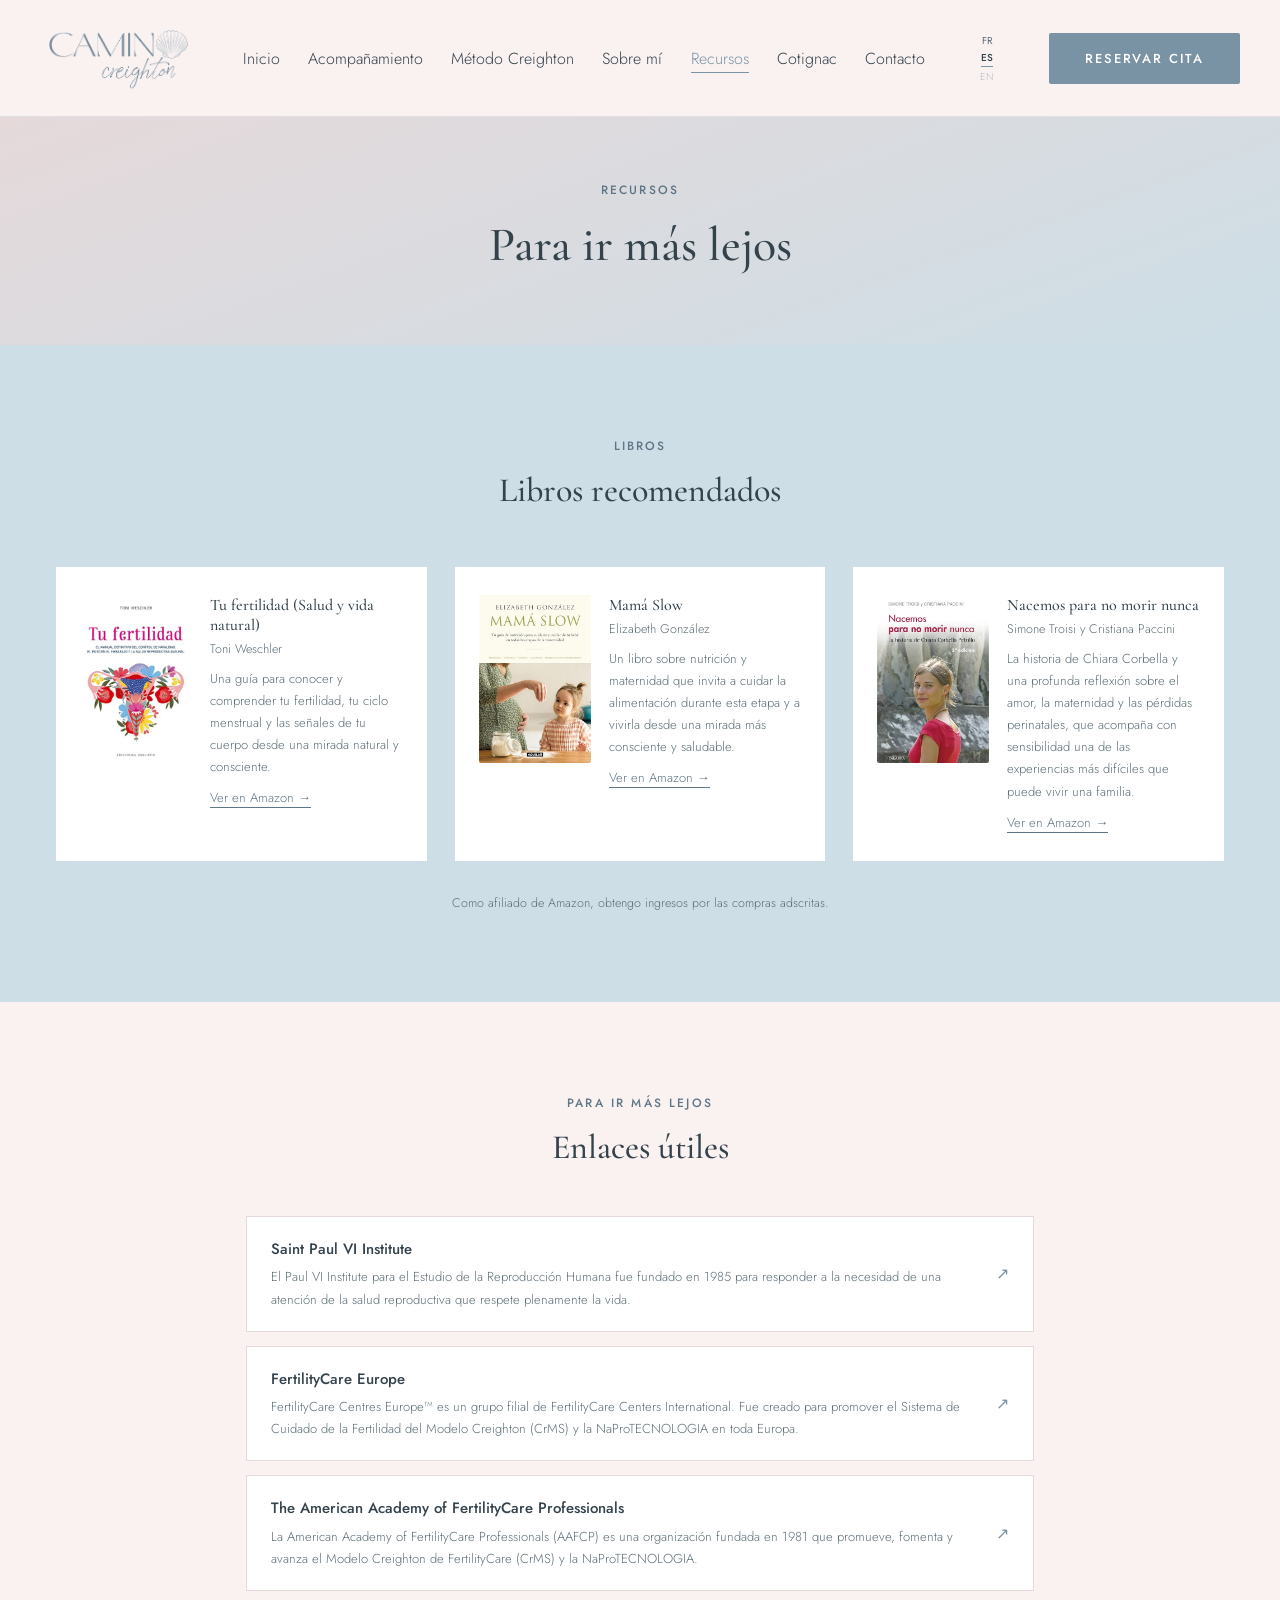
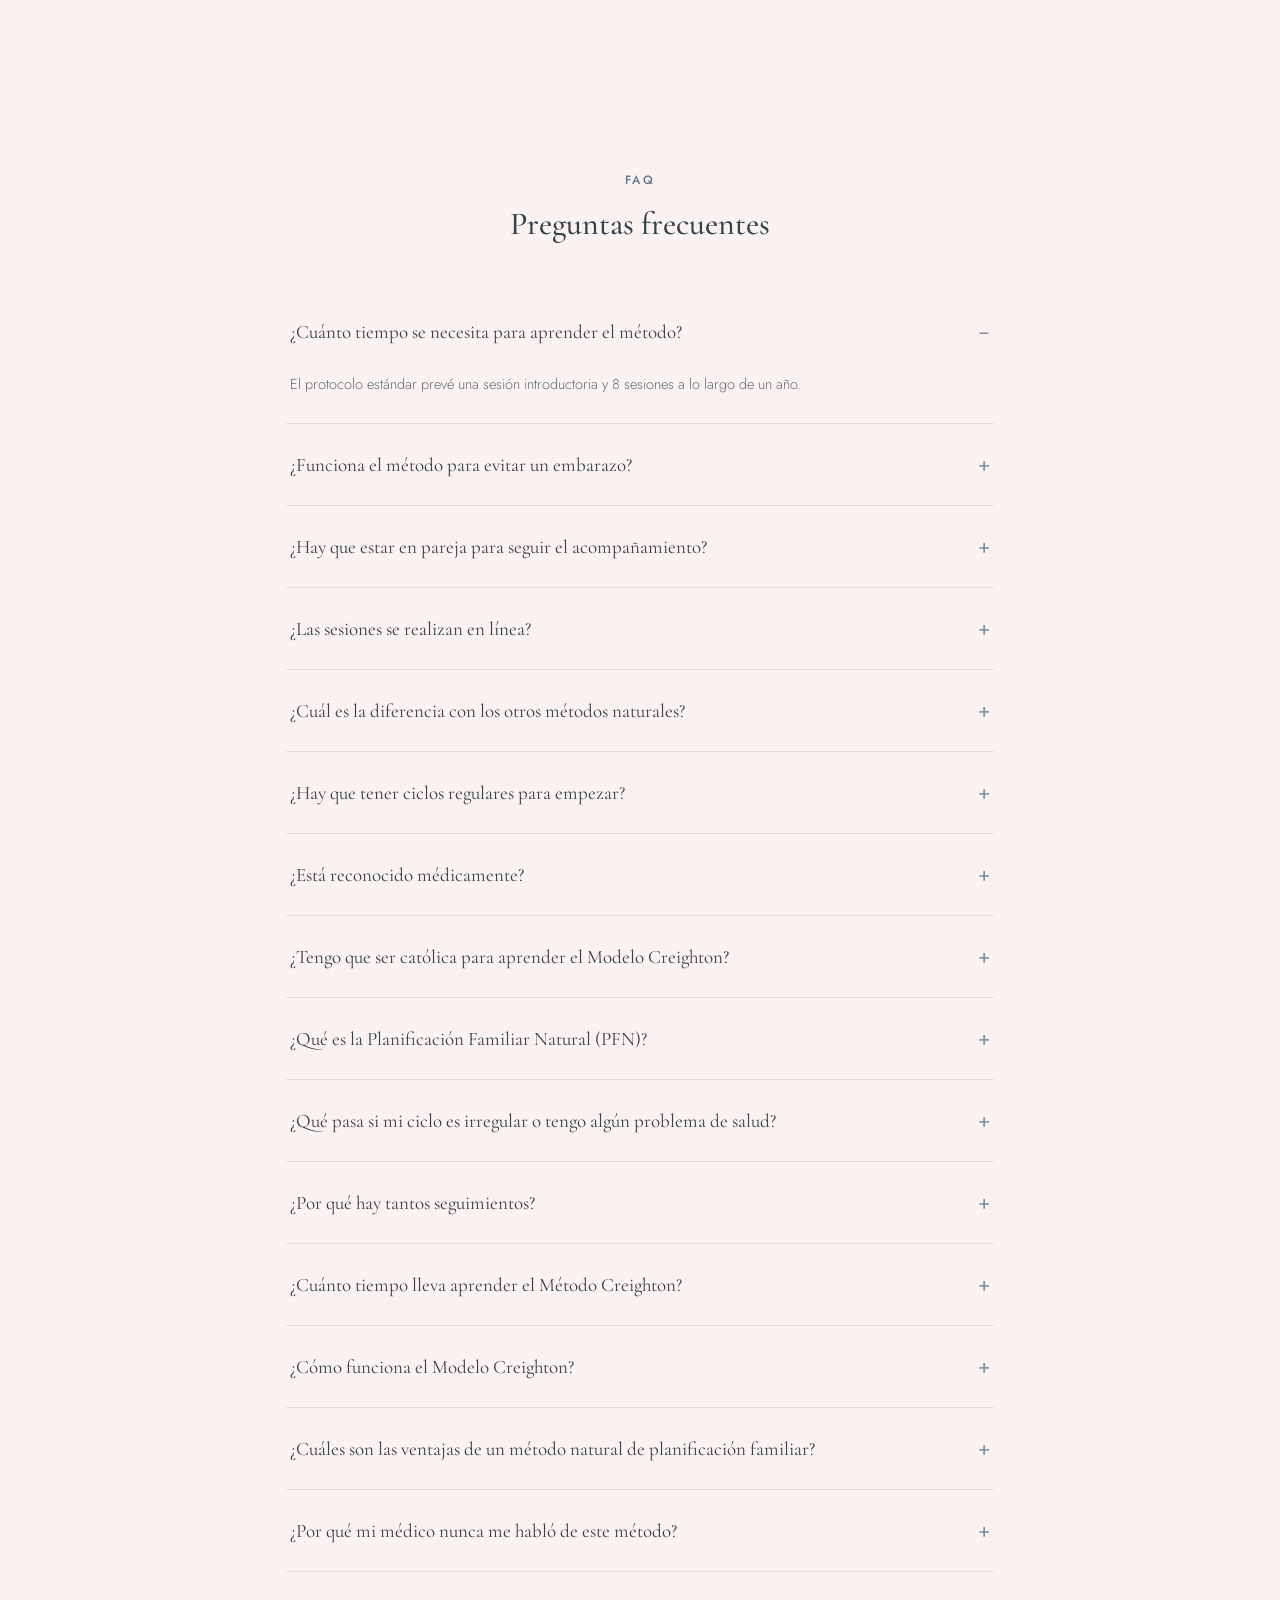
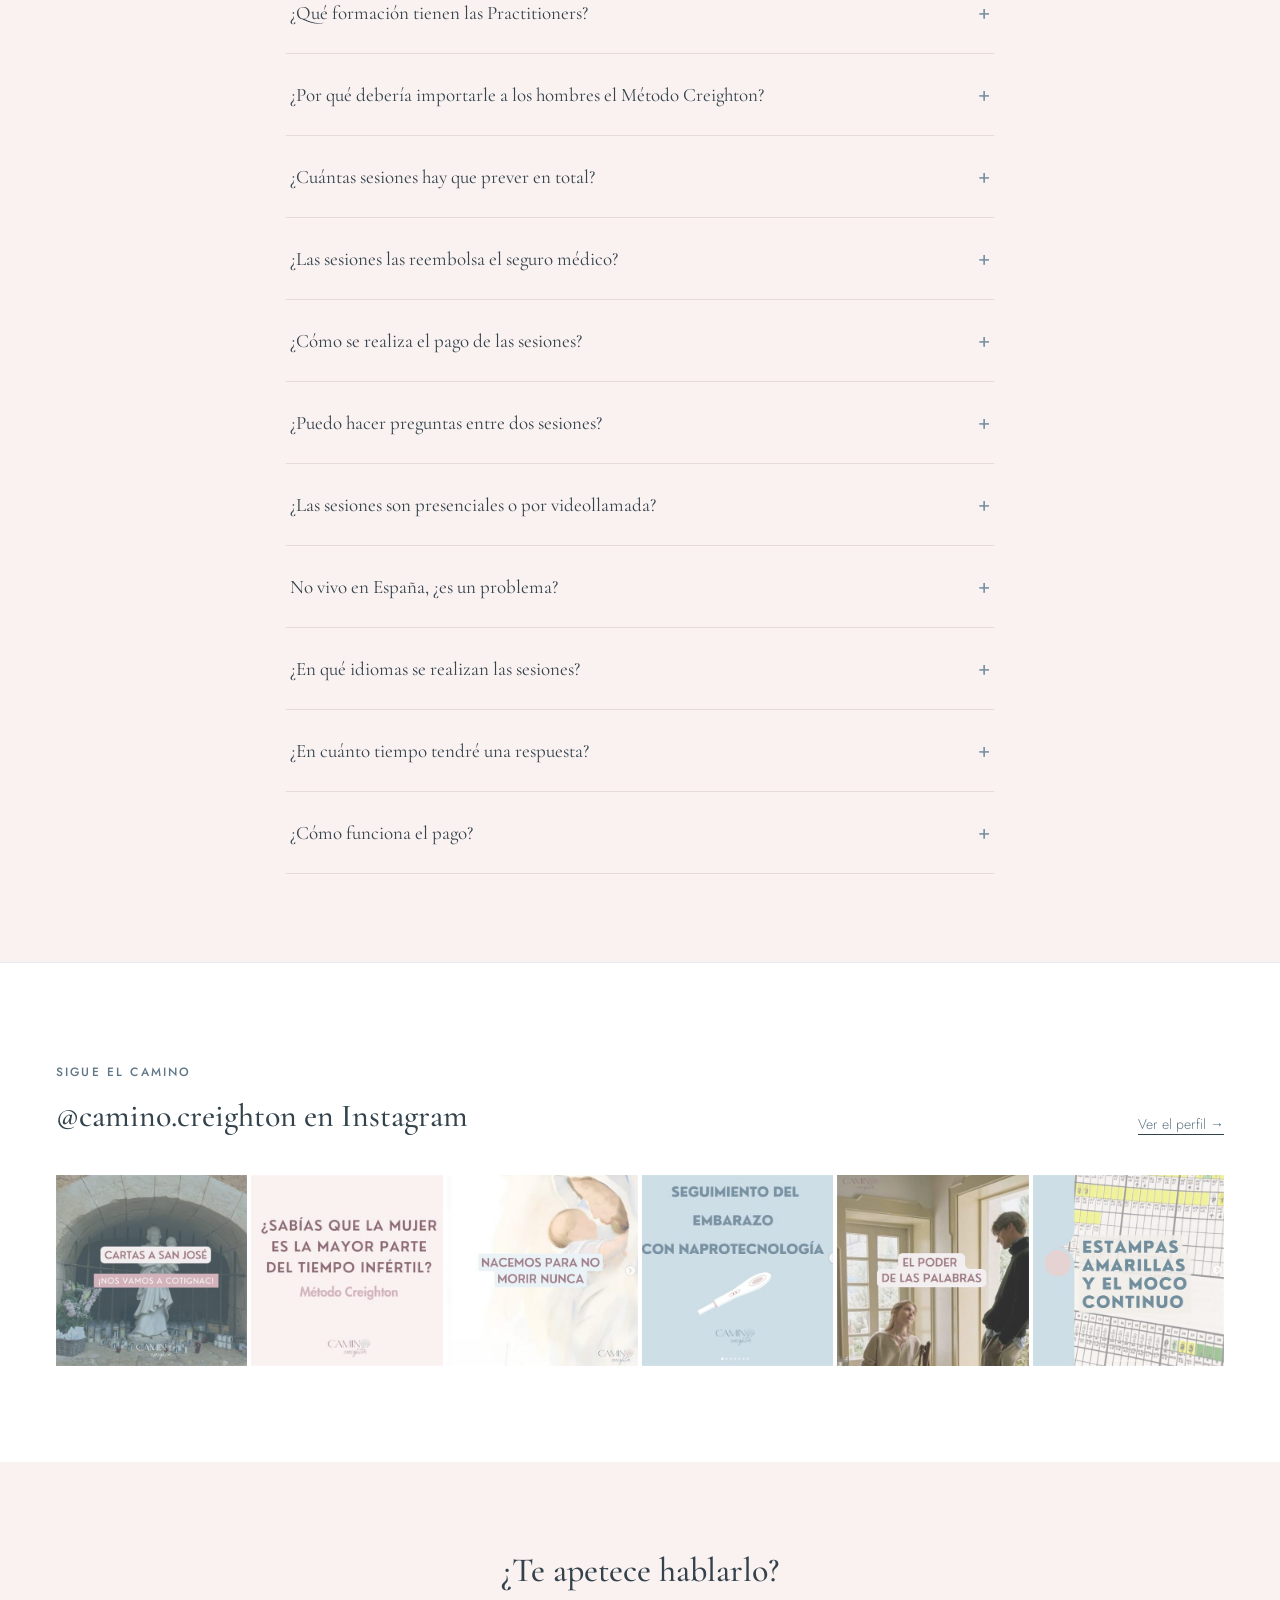
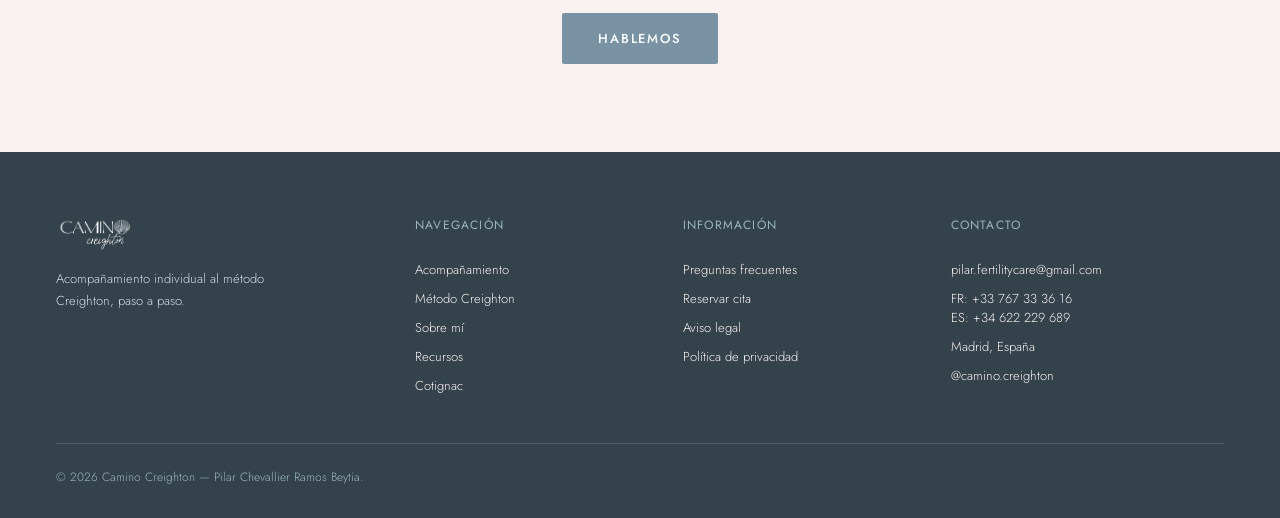
<file: ressources.html>
<!doctype html>
<html lang="es">
<head>
<meta charset="utf-8">
<meta name="viewport" content="width=device-width, initial-scale=1">
<title data-i18n="meta.ressources_title">Recursos | Camino Creighton</title>
<meta name="description" data-i18n-content="meta.ressources_description" content="Artículos, libros recomendados y enlaces útiles sobre el método Creighton, la fertilidad natural y la salud hormonal.">
<meta name="keywords" content="recursos método Creighton, libros fertilidad natural, NaProTECHNOLOGY, salud hormonal, Camino Creighton">
<link rel="canonical" href="https://caminocreighton.com/ressources.html">
<meta property="og:type" content="website">
<meta property="og:site_name" content="Camino Creighton">
<meta property="og:locale" content="es_ES">
<meta property="og:locale:alternate" content="fr_FR">
<meta property="og:title" content="Recursos | Camino Creighton">
<meta property="og:description" content="Artículos, libros recomendados y enlaces útiles sobre el método Creighton, la fertilidad natural y la salud hormonal.">
<meta property="og:url" content="https://caminocreighton.com/ressources.html">
<meta property="og:image" content="https://caminocreighton.com/images/og-logo.png">
<meta property="og:image:width" content="1200">
<meta property="og:image:height" content="630">
<meta property="og:image:alt" content="Camino Creighton">
<meta name="twitter:card" content="summary_large_image">
<meta name="twitter:title" content="Recursos | Camino Creighton">
<meta name="twitter:description" content="Artículos, libros recomendados y enlaces útiles sobre el método Creighton, la fertilidad natural y la salud hormonal.">
<meta name="twitter:image" content="https://caminocreighton.com/images/og-logo.png">
<meta name="geo.region" content="ES-M">
<meta name="geo.placename" content="Madrid">
<meta name="geo.position" content="40.4360;-3.8196">
<meta name="ICBM" content="40.4360, -3.8196">
<link rel="icon" type="image/png" href="images/favicon.png">
<link rel="icon" href="images/favicon.ico" sizes="any">
<link rel="apple-touch-icon" href="images/apple-touch-icon.png">
<link rel="preload" href="fonts/jost-latin.woff2" as="font" type="font/woff2" crossorigin>
<link rel="preload" href="fonts/cormorant-garamond-latin.woff2" as="font" type="font/woff2" crossorigin>
<link rel="stylesheet" href="css/style.css?v=48">
<script type="application/ld+json">
{
    "@context":  "https://schema.org",
    "@type":  "FAQPage",
    "mainEntity":  [
                       {
                           "@type":  "Question",
                           "name":  "¿Cuánto tiempo se necesita para aprender el método?",
                           "acceptedAnswer":  {
                                                  "@type":  "Answer",
                                                  "text":  "El protocolo estándar prevé una sesión introductoria y 8 sesiones a lo largo de un año."
                                              }
                       },
                       {
                           "@type":  "Question",
                           "name":  "¿Funciona el método para evitar un embarazo?",
                           "acceptedAnswer":  {
                                                  "@type":  "Answer",
                                                  "text":  "Sí. Correctamente seguido, el método Creighton ofrece una tasa de eficacia del 99% para evitar un embarazo, sin hormonas ni dispositivos, siempre que se sigan las instrucciones escrupulosamente."
                                              }
                       },
                       {
                           "@type":  "Question",
                           "name":  "¿Hay que estar en pareja para seguir el acompañamiento?",
                           "acceptedAnswer":  {
                                                  "@type":  "Answer",
                                                  "text":  "No, el acompañamiento está dirigido tanto a mujeres solteras como a parejas de novios o matrimonios. No obstante, se anima a implicar al hombre en el aprendizaje."
                                              }
                       },
                       {
                           "@type":  "Question",
                           "name":  "¿Las sesiones se realizan en línea?",
                           "acceptedAnswer":  {
                                                  "@type":  "Answer",
                                                  "text":  "Las sesiones se ofrecen de forma presencial en Madrid o por videollamada, según tu preferencia y tu lugar de residencia."
                                              }
                       },
                       {
                           "@type":  "Question",
                           "name":  "¿Cuál es la diferencia con los otros métodos naturales?",
                           "acceptedAnswer":  {
                                                  "@type":  "Answer",
                                                  "text":  "El método Creighton se basa en un único biomarcador (moco cervical) observado según una escala estandarizada y enseñada de forma idéntica en todo el mundo. No requiere tomar la temperatura, ni dispositivos, ni tiras de ovulación a diario. Es el único método natural que cuenta con un abordaje médico para evaluar y tratar los problemas del ciclo femenino, utilizando la gráfica del Modelo Creighton como base para el seguimiento."
                                              }
                       },
                       {
                           "@type":  "Question",
                           "name":  "¿Hay que tener ciclos regulares para empezar?",
                           "acceptedAnswer":  {
                                                  "@type":  "Answer",
                                                  "text":  "No. Es precisamente una de las ventajas del método: funciona igual de bien con ciclos irregulares, post-píldora, en la perimenopausia o después de un aborto espontáneo, porque no se basa en un cálculo de fechas sino en una observación diaria."
                                              }
                       },
                       {
                           "@type":  "Question",
                           "name":  "¿Está reconocido médicamente?",
                           "acceptedAnswer":  {
                                                  "@type":  "Answer",
                                                  "text":  "Sí. El método Creighton y la NaProTECNOLOGIA son enseñados y practicados por profesionales de la salud formados, dentro de un marco científico estandarizado, utilizado en numerosos países."
                                              }
                       },
                       {
                           "@type":  "Question",
                           "name":  "¿Tengo que ser católica para aprender el Modelo Creighton?",
                           "acceptedAnswer":  {
                                                  "@type":  "Answer",
                                                  "text":  "No es necesario ser católica para aprender el Modelo Creighton conmigo. Sin embargo, considero importante que todas las personas que realizan el método conozcan la filosofía y los principios morales que orientan su enseñanza."
                                              }
                       },
                       {
                           "@type":  "Question",
                           "name":  "¿Qué es la Planificación Familiar Natural (PFN)?",
                           "acceptedAnswer":  {
                                                  "@type":  "Answer",
                                                  "text":  "La PFN (Planificación Familiar Natural) no es un método en sí mismo, sino un término que engloba distintos métodos que no utilizan hormonas, productos químicos ni intervenciones que alteren, controlen, interfieran o interrumpan artificialmente el funcionamiento reproductivo del hombre o de la mujer. El Método Creighton es un método de PFN, pero además incorpora un componente de monitoreo de la salud reproductiva a través de la NaProTECNOLOGIA."
                                              }
                       },
                       {
                           "@type":  "Question",
                           "name":  "¿Qué pasa si mi ciclo es irregular o tengo algún problema de salud?",
                           "acceptedAnswer":  {
                                                  "@type":  "Answer",
                                                  "text":  "El Método Creighton también puede utilizarse cuando existen ciclos irregulares o distintas situaciones como la perimenopausia, el período posterior a dejar los anticonceptivos hormonales, la lactancia, el postparto, el SOP, el síndrome premenstrual o ciclos sin ovulación. De hecho, cuando algo no funciona como esperabas en tu ciclo, el registro puede aportar información."
                                              }
                       },
                       {
                           "@type":  "Question",
                           "name":  "¿Por qué hay tantos seguimientos?",
                           "acceptedAnswer":  {
                                                  "@type":  "Answer",
                                                  "text":  "Hemos comprobado que realizar seguimientos frecuentes al comienzo del aprendizaje ayuda a aprender el sistema de manera más rápida y efectiva. Puede parecer un poco exigente al principio, pero la gran mayoría de las parejas valora este acompañamiento más intensivo durante las primeras etapas, ya que hay mucha información para aprender y poner en práctica."
                                              }
                       },
                       {
                           "@type":  "Question",
                           "name":  "¿Cuánto tiempo lleva aprender el Método Creighton?",
                           "acceptedAnswer":  {
                                                  "@type":  "Answer",
                                                  "text":  "La mayoría de las personas adquiere una buena comprensión de los conceptos básicos del registro durante los primeros dos meses. Sin embargo, si tienes ciclos irregulares o atraviesas diferentes situaciones de salud, puede llevar más tiempo ganar confianza en el método. Recomendamos que las parejas comprometidas comiencen los seguimientos unos seis meses antes de la boda. De todas formas, podemos acompañarte independientemente del momento en el que te encuentres."
                                              }
                       },
                       {
                           "@type":  "Question",
                           "name":  "¿Cómo funciona el Modelo Creighton?",
                           "acceptedAnswer":  {
                                                  "@type":  "Answer",
                                                  "text":  "El Modelo Creighton permite identificar los períodos de fertilidad e infertilidad a partir de distintos biomarcadores, principalmente el moco cervical. No requiere realizar controles internos ni tomar la temperatura. La mujer observa el moco cervical a lo largo del día, como parte de su higiene habitual, y al final del día registra en su gráfica el signo de mayor fertilidad que haya observado. Las características del moco cervical pueden relacionarse con los cambios hormonales que ocurren antes de la ovulación. Esto permite reconocer cuándo comienza el período fértil y saber que la ovulación se está aproximando."
                                              }
                       },
                       {
                           "@type":  "Question",
                           "name":  "¿Cuáles son las ventajas de un método natural de planificación familiar?",
                           "acceptedAnswer":  {
                                                  "@type":  "Answer",
                                                  "text":  "No utiliza productos químicos, hormonas artificiales ni métodos de barrera, y no tiene efectos secundarios asociados a estos métodos. Además, favorece la comunicación y permite que la planificación familiar sea una responsabilidad compartida entre los esposos."
                                              }
                       },
                       {
                           "@type":  "Question",
                           "name":  "¿Por qué mi médico nunca me habló de este método?",
                           "acceptedAnswer":  {
                                                  "@type":  "Answer",
                                                  "text":  "La Planificación Familiar Natural todavía no forma parte de la formación médica habitual en muchas instituciones. A pesar de que estos métodos tienen fundamentos científicos, algunos profesionales pueden no conocer en profundidad cómo funcionan o pueden considerar que a las parejas les resultará difícil utilizarlos de manera efectiva. Por eso, muchas mujeres llegan a conocerlos recién a través de otras fuentes o profesionales especializados."
                                              }
                       },
                       {
                           "@type":  "Question",
                           "name":  "¿Qué formación tienen las Practitioners?",
                           "acceptedAnswer":  {
                                                  "@type":  "Answer",
                                                  "text":  "Las Practitioners realizan una formación especializada de 13 meses que combina clases teóricas, práctica y acompañamiento bajo supervisión. Además, existen organizaciones profesionales que establecen estándares y respaldan la formación y la calidad de la enseñanza del Sistema de Cuidado de la Fertilidad del Modelo Creighton."
                                              }
                       },
                       {
                           "@type":  "Question",
                           "name":  "¿Por qué debería importarle a los hombres el Método Creighton?",
                           "acceptedAnswer":  {
                                                  "@type":  "Answer",
                                                  "text":  "La fertilidad es cosa de dos. El Método Creighton invita a la pareja a conocer y comprender juntos su fertilidad y a compartir las decisiones sobre planificación familiar. El hombre también puede involucrarse acompañando a su pareja a los seguimientos, aprendiendo a interpretar las gráficas y participando activamente en el proceso."
                                              }
                       },
                       {
                           "@type":  "Question",
                           "name":  "¿Cuántas sesiones hay que prever en total?",
                           "acceptedAnswer":  {
                                                  "@type":  "Answer",
                                                  "text":  "El programa completo cuenta con 8 sesiones de seguimiento a lo largo de un año, después de la sesión de introducción: las 4 primeras cada 2 semanas, después en la semana 12, y finalmente cada 3 meses. Pasado un año, un seguimiento cada 6 a 12 meses suele ser suficiente."
                                              }
                       },
                       {
                           "@type":  "Question",
                           "name":  "¿Las sesiones las reembolsa el seguro médico?",
                           "acceptedAnswer":  {
                                                  "@type":  "Answer",
                                                  "text":  "Las sesiones no están cubiertas por las mutuas."
                                              }
                       },
                       {
                           "@type":  "Question",
                           "name":  "¿Cómo se realiza el pago de las sesiones?",
                           "acceptedAnswer":  {
                                                  "@type":  "Answer",
                                                  "text":  "Las sesiones se pagan por transferencia bancaria al menos 24h antes para confirmar la cita. En caso de sesión en línea, la gráfica debe enviarse por email 24h antes."
                                              }
                       },
                       {
                           "@type":  "Question",
                           "name":  "¿Puedo hacer preguntas entre dos sesiones?",
                           "acceptedAnswer":  {
                                                  "@type":  "Answer",
                                                  "text":  "Sí, sigo disponible por mensaje durante todo el seguimiento para responder a tus preguntas entre citas. Este servicio está incluido en el precio de los packs."
                                              }
                       },
                       {
                           "@type":  "Question",
                           "name":  "¿Las sesiones son presenciales o por videollamada?",
                           "acceptedAnswer":  {
                                                  "@type":  "Answer",
                                                  "text":  "Presencial en Madrid o por videollamada, según tu preferencia y tu lugar de residencia. También puedes alternar ambos formatos."
                                              }
                       },
                       {
                           "@type":  "Question",
                           "name":  "No vivo en España, ¿es un problema?",
                           "acceptedAnswer":  {
                                                  "@type":  "Answer",
                                                  "text":  "No, el acompañamiento a distancia funciona igual de bien que el presencial, solo hay que tener en cuenta la diferencia horaria para organizar las sesiones."
                                              }
                       },
                       {
                           "@type":  "Question",
                           "name":  "¿En qué idiomas se realizan las sesiones?",
                           "acceptedAnswer":  {
                                                  "@type":  "Answer",
                                                  "text":  "En español, en francés o en inglés, según la demanda."
                                              }
                       },
                       {
                           "@type":  "Question",
                           "name":  "¿En cuánto tiempo tendré una respuesta?",
                           "acceptedAnswer":  {
                                                  "@type":  "Answer",
                                                  "text":  "Respondo a cada solicitud en un plazo de 48h laborables para acordar juntas una primera llamada."
                                              }
                       },
                       {
                           "@type":  "Question",
                           "name":  "¿Cómo funciona el pago?",
                           "acceptedAnswer":  {
                                                  "@type":  "Answer",
                                                  "text":  "Por transferencia bancaria o PayPal, a abonar al menos 24h antes de cada sesión para confirmarla. Los datos bancarios se envían después de tu solicitud."
                                              }
                       }
                   ]
}
</script>
</head>
<body>

<header class="site-header">
  <a href="index.html" aria-label="Camino Creighton — retour à l'accueil" style="display:flex; align-items:center; text-decoration:none;">
    <img width="650" height="317" src="images/logo-horizontal.png" alt="Camino Creighton" style="height:72px; width:auto; display:block;">
  </a>
  <nav class="nav-links">
    <a href="index.html" data-i18n="nav.accueil">Inicio</a>
    <div class="nav-item">
      <a href="accompagnement.html" data-i18n="nav.accompagnement">Acompañamiento<span class="nav-caret">▾</span></a>
      <div class="nav-dropdown">
        <a href="accompagnement.html#suivi" data-i18n="nav.accompagnement_suivi">El seguimiento</a>
        <a href="accompagnement.html#deroule" data-i18n="nav.accompagnement_deroule">Desarrollo de las sesiones</a>
        <a href="accompagnement.html#tarifs" data-i18n="nav.accompagnement_tarifs">Tarifas y planes</a>
      </div>
    </div>
    <div class="nav-item">
      <a href="methode.html" data-i18n="nav.methode">Método Creighton<span class="nav-caret">▾</span></a>
      <div class="nav-dropdown">
        <a href="methode.html#quoi" data-i18n="nav.methode_quoi">Qué es</a>
        <a href="methode.html#benefices" data-i18n="nav.methode_benefices">Por qué este método</a>
        <a href="methode.html#fonctionnement" data-i18n="nav.methode_fonctionnement">En el día a día</a>
        <a href="methode.html#pourqui" data-i18n="nav.methode_pourqui">Para quién</a>
        <a href="methode.html#napro" data-i18n="nav.methode_napro">NaProTECNOLOGIA</a>
        <a href="methode.html#fiabilite" data-i18n="nav.methode_fiabilite">Fiabilidad</a>
      </div>
    </div>
    <div class="nav-item">
      <a href="apropos.html" data-i18n="nav.apropos">Sobre mí<span class="nav-caret">▾</span></a>
      <div class="nav-dropdown">
        <a href="apropos.html#parcours" data-i18n="nav.apropos_parcours">Mi trayectoria</a>
        <a href="apropos.html#valeurs" data-i18n="nav.apropos_valeurs">Mis valores</a>
        <a href="apropos.html#formation" data-i18n="nav.apropos_formation">Certificaciones</a>
      </div>
    </div>
    <div class="nav-item">
      <a href="ressources.html" class="active" data-i18n="nav.ressources">Recursos<span class="nav-caret">▾</span></a>
      <div class="nav-dropdown">
        <a href="#livres" data-i18n="nav.ressources_livres">Libros</a>
        <a href="#liens" data-i18n="nav.ressources_liens">Enlaces útiles</a>
        <a href="ressources.html#faq" data-i18n="nav.ressources_faq">FAQ</a>
      </div>
    </div>
    <div class="nav-item">
      <a href="cotignac.html" data-i18n="nav.cotignac">Cotignac<span class="nav-caret">▾</span></a>
      <div class="nav-dropdown">
        <a href="cotignac.html#cotignac" data-i18n="nav.cotignac_lieu">Qué es Cotignac</a>
        <a href="cotignac.html#porque" data-i18n="nav.cotignac_porque">Por qué enviar una carta</a>
        <a href="cotignac.html#carta" data-i18n="nav.cotignac_carta">Enviar mi carta</a>
        <a href="cotignac.html#pilar" data-i18n="nav.cotignac_pilar">Testimonios de Pilar</a>
        <a href="cotignac.html#gracias" data-i18n="nav.cotignac_gracias">Gracias recibidas</a>
      </div>
    </div>
    <a href="contact.html" data-i18n="nav.contact">Contacto</a>
  </nav>
  <div class="lang-switch lang-switch-header">
    <button class="lang-btn active" data-lang="fr">FR</button>
    <span class="lang-sep">·</span>
    <button class="lang-btn" data-lang="es">ES</button>
    <span class="lang-sep">·</span>
    <span class="lang-btn-disabled" data-i18n-title="nav.lang_en_title" title="Próximamente en inglés">EN</span>
  </div>
  <a href="contact.html?mode=reserver" class="btn-primary header-cta-desktop" data-i18n="nav.rdv">Reservar cita</a>
  <button class="nav-toggle" id="nav-toggle" aria-label="Ouvrir le menu" aria-expanded="false">
    <svg width="24" height="24" viewBox="0 0 24 24" fill="none" stroke="var(--ink)" stroke-width="2" stroke-linecap="round"><line x1="3" y1="6" x2="21" y2="6"></line><line x1="3" y1="12" x2="21" y2="12"></line><line x1="3" y1="18" x2="21" y2="18"></line></svg>
  </button>
</header>
<nav class="mobile-menu" id="mobile-menu" hidden>
  <a href="index.html" data-i18n="nav.accueil">Inicio</a>
  <a href="accompagnement.html" data-i18n="nav.accompagnement">Acompañamiento</a>
  <a href="methode.html" data-i18n="nav.methode">Método Creighton</a>
  <a href="apropos.html" data-i18n="nav.apropos">Sobre mí</a>
  <a href="ressources.html" data-i18n="nav.ressources">Recursos</a>
  <a href="cotignac.html" data-i18n="nav.cotignac">Cotignac</a>
  <a href="contact.html" data-i18n="nav.contact">Contacto</a>
  <div class="lang-switch">
    <button class="lang-btn active" data-lang="fr">FR</button>
    <span class="lang-sep">·</span>
    <button class="lang-btn" data-lang="es">ES</button>
    <span class="lang-sep">·</span>
    <span class="lang-btn-disabled" data-i18n-title="nav.lang_en_title" title="Próximamente en inglés">EN</span>
  </div>
  <a href="contact.html?mode=reserver" class="btn-primary" data-i18n="nav.rdv" style="text-align:center; margin-top:6px;">Reservar cita</a>
</nav>

<main style="width:100%; background:var(--cream);">

  <section class="hero-pad" style="padding:64px 56px 72px; background:linear-gradient(160deg, var(--blush), var(--powder));">
    <div style="max-width:820px; margin:0 auto; text-align:center; display:flex; flex-direction:column; align-items:center; gap:20px;">
      <span class="eyebrow" data-i18n="ressources.hero_eyebrow">Recursos</span>
      <h1 style="font-size:48px; line-height:1.12;" data-i18n="ressources.hero_title">Para ir más lejos</h1>
    </div>
  </section>
  <section id="livres" style="background:var(--powder); padding:88px 56px;">
    <div style="max-width:1200px; margin:0 auto;">
      <div style="text-align:center; max-width:620px; margin:0 auto 56px;">
        <span class="eyebrow" data-i18n="ressources.livres_eyebrow">Libros</span>
        <h2 style="font-size:34px; margin-top:14px;" data-i18n="ressources.livres_title">Libros recomendados</h2>
      </div>
      <div class="grid-3" style="display:grid; grid-template-columns:1fr 1fr 1fr; gap:28px;">
      <div class="book-card" style="background:var(--white); padding:28px 24px; display:flex; gap:18px; align-items:flex-start;">
        <img loading="lazy" decoding="async" width="400" height="489" src="images/book-tu-fertilidad.jpg" alt="Tu fertilidad" style="width:112px; height:168px; flex-shrink:0; object-fit:cover; border-radius:2px; display:block;">
        <div>
          <h3 style="font-size:16px; margin-bottom:4px;" data-i18n="ressources.book1_title">Tu fertilidad (Salud y vida natural)</h3>
          <p style="font-size:12.5px; color:var(--ink-soft); margin-bottom:8px;" data-i18n="ressources.book1_author">Toni Weschler</p>
          <p style="font-size:13px; color:var(--ink-soft);" data-i18n="ressources.book1_text">Una guía para conocer y comprender tu fertilidad, tu ciclo menstrual y las señales de tu cuerpo desde una mirada natural y consciente.</p>
          <a href="https://www.amazon.es/Tu-Fertilidad-Salud-vida-natural/dp/8491115714?linkCode=ll2&amp;tag=caminocreig0b-21&amp;linkId=4209490f3074ef326c04f97e2ba19887&amp;ref_=as_li_ss_tl" target="_blank" rel="sponsored noopener" data-i18n="ressources.book1_link" style="font-size:13px; display:inline-block; margin-top:10px; color:var(--primary-dark); border-bottom:1px solid var(--primary-dark);">Ver en Amazon →</a>
        </div>
      </div>      <div class="book-card" style="background:var(--white); padding:28px 24px; display:flex; gap:18px; align-items:flex-start;">
        <img loading="lazy" decoding="async" width="400" height="607" src="images/book-mama-slow.jpg" alt="Mamá Slow" style="width:112px; height:168px; flex-shrink:0; object-fit:cover; border-radius:2px; display:block;">
        <div>
          <h3 style="font-size:16px; margin-bottom:4px;" data-i18n="ressources.book2_title">Mamá Slow</h3>
          <p style="font-size:12.5px; color:var(--ink-soft); margin-bottom:8px;" data-i18n="ressources.book2_author">Elizabeth González</p>
          <p style="font-size:13px; color:var(--ink-soft);" data-i18n="ressources.book2_text">Un libro sobre nutrición y maternidad que invita a cuidar la alimentación durante esta etapa y a vivirla desde una mirada más consciente y saludable.</p>
          <a href="https://www.amazon.es/Mam%C3%A1-slow-nutrici%C3%B3n-maternidad-Divulgaci%C3%B3n/dp/8403522185?linkCode=ll2&amp;tag=caminocreig0b-21&amp;linkId=e34a50ca4c663c02142c1b9d0f1f2e7c&amp;ref_=as_li_ss_tl" target="_blank" rel="sponsored noopener" data-i18n="ressources.book2_link" style="font-size:13px; display:inline-block; margin-top:10px; color:var(--primary-dark); border-bottom:1px solid var(--primary-dark);">Ver en Amazon →</a>
        </div>
      </div>      <div class="book-card" style="background:var(--white); padding:28px 24px; display:flex; gap:18px; align-items:flex-start;">
        <img loading="lazy" decoding="async" width="400" height="637" src="images/book-nacemos-no-morir-nunca.jpg" alt="Nacemos para no morir nunca" style="width:112px; height:168px; flex-shrink:0; object-fit:cover; border-radius:2px; display:block;">
        <div>
          <h3 style="font-size:16px; margin-bottom:4px;" data-i18n="ressources.book3_title">Nacemos para no morir nunca</h3>
          <p style="font-size:12.5px; color:var(--ink-soft); margin-bottom:8px;" data-i18n="ressources.book3_author">Simone Troisi y Cristiana Paccini</p>
          <p style="font-size:13px; color:var(--ink-soft);" data-i18n="ressources.book3_text">La historia de Chiara Corbella y una profunda reflexión sobre el amor, la maternidad y las pérdidas perinatales, que acompaña con sensibilidad una de las experiencias más difíciles que puede vivir una familia.</p>
          <a href="https://www.amazon.es/dp/8490612358?linkCode=ll2&amp;tag=caminocreig0b-21&amp;linkId=8705dc9cafb412debbc12f489dd88bdd&amp;ref_=as_li_ss_tl" target="_blank" rel="sponsored noopener" data-i18n="ressources.book3_link" style="font-size:13px; display:inline-block; margin-top:10px; color:var(--primary-dark); border-bottom:1px solid var(--primary-dark);">Ver en Amazon →</a>
        </div>
      </div>      </div>
      <p style="text-align:center; font-size:12.5px; color:var(--ink-soft); margin-top:32px;" data-i18n="ressources.affiliate_note">Como afiliado de Amazon, obtengo ingresos por las compras adscritas.</p>
    </div>
  </section>
  <section id="liens" class="section-pad" style="padding:88px 56px; max-width:900px; margin:0 auto;">
    <div style="text-align:center; max-width:620px; margin:0 auto 48px;">
      <span class="eyebrow" data-i18n="ressources.liens_eyebrow">Para ir más lejos</span>
      <h2 style="font-size:34px; margin-top:14px;" data-i18n="ressources.liens_title">Enlaces útiles</h2>
    </div>
    <div style="display:flex; flex-direction:column; gap:14px;">
      <a href="https://saintpaulvi.com/" target="_blank" rel="noopener" class="link-card" style="display:flex; align-items:center; justify-content:space-between; gap:16px; padding:20px 24px; background:var(--white); border:1px solid var(--blush);">
        <div>
          <p style="font-size:15px; color:var(--ink); font-weight:500;" data-i18n="ressources.link1_name">Saint Paul VI Institute</p>
          <p style="font-size:13px; color:var(--ink-soft); margin-top:4px;" data-i18n="ressources.link1_text">El Paul VI Institute para el Estudio de la Reproducción Humana fue fundado en 1985 para responder a la necesidad de una atención de la salud reproductiva que respete plenamente la vida.</p>
        </div>
        <span style="font-size:16px; color:var(--primary); flex-shrink:0;">↗</span>
      </a>      <a href="https://fertilitycareinternational.org/europe/" target="_blank" rel="noopener" class="link-card" style="display:flex; align-items:center; justify-content:space-between; gap:16px; padding:20px 24px; background:var(--white); border:1px solid var(--blush);">
        <div>
          <p style="font-size:15px; color:var(--ink); font-weight:500;" data-i18n="ressources.link2_name">FertilityCare Europe</p>
          <p style="font-size:13px; color:var(--ink-soft); margin-top:4px;" data-i18n="ressources.link2_text">FertilityCare Centres Europe™ es un grupo filial de FertilityCare Centers International. Fue creado para promover el Sistema de Cuidado de la Fertilidad del Modelo Creighton (CrMS) y la NaProTECNOLOGIA en toda Europa.</p>
        </div>
        <span style="font-size:16px; color:var(--primary); flex-shrink:0;">↗</span>
      </a>      <a href="https://aafcp.net/" target="_blank" rel="noopener" class="link-card" style="display:flex; align-items:center; justify-content:space-between; gap:16px; padding:20px 24px; background:var(--white); border:1px solid var(--blush);">
        <div>
          <p style="font-size:15px; color:var(--ink); font-weight:500;" data-i18n="ressources.link3_name">The American Academy of FertilityCare Professionals</p>
          <p style="font-size:13px; color:var(--ink-soft); margin-top:4px;" data-i18n="ressources.link3_text">La American Academy of FertilityCare Professionals (AAFCP) es una organización fundada en 1981 que promueve, fomenta y avanza el Modelo Creighton de FertilityCare (CrMS) y la NaProTECNOLOGIA.</p>
        </div>
        <span style="font-size:16px; color:var(--primary); flex-shrink:0;">↗</span>
      </a>    </div>
  </section>
  <section id="faq" style="padding:88px 56px; max-width:820px; margin:0 auto;">
    <div style="text-align:center; margin-bottom:48px;">
      <span class="eyebrow" data-i18n="ressources.faq_eyebrow">FAQ</span>
      <h2 style="font-size:32px; margin-top:14px;" data-i18n="ressources.faq_title">Preguntas frecuentes</h2>
    </div>
    <div class="faq-list">
      <div class="faq-item">
        <button class="faq-btn" aria-expanded="true"><span class="faq-q" data-i18n="ressources.faq_q1">¿Cuánto tiempo se necesita para aprender el método?</span><span class="faq-icon">−</span></button>
        <div class="faq-answer"><p data-i18n="ressources.faq_a1">El protocolo estándar prevé una sesión introductoria y 8 sesiones a lo largo de un año.</p></div>
      </div>
      <div class="faq-item">
        <button class="faq-btn" aria-expanded="false"><span class="faq-q" data-i18n="ressources.faq_q2">¿Funciona el método para evitar un embarazo?</span><span class="faq-icon">+</span></button>
        <div class="faq-answer" hidden><p data-i18n="ressources.faq_a2">Sí. Correctamente seguido, el método Creighton ofrece una tasa de eficacia del 99% para evitar un embarazo, sin hormonas ni dispositivos, siempre que se sigan las instrucciones escrupulosamente.</p></div>
      </div>
      <div class="faq-item">
        <button class="faq-btn" aria-expanded="false"><span class="faq-q" data-i18n="ressources.faq_q3">¿Hay que estar en pareja para seguir el acompañamiento?</span><span class="faq-icon">+</span></button>
        <div class="faq-answer" hidden><p data-i18n="ressources.faq_a3">No, el acompañamiento está dirigido tanto a mujeres solteras como a parejas de novios o matrimonios. No obstante, se anima a implicar al hombre en el aprendizaje.</p></div>
      </div>
      <div class="faq-item">
        <button class="faq-btn" aria-expanded="false"><span class="faq-q" data-i18n="ressources.faq_q4">¿Las sesiones se realizan en línea?</span><span class="faq-icon">+</span></button>
        <div class="faq-answer" hidden><p data-i18n="ressources.faq_a4">Las sesiones se ofrecen de forma presencial en Madrid o por videollamada, según tu preferencia y tu lugar de residencia.</p></div>
      </div>
      <div class="faq-item">
        <button class="faq-btn" aria-expanded="false"><span class="faq-q" data-i18n="ressources.faq_q5">¿Cuál es la diferencia con los otros métodos naturales?</span><span class="faq-icon">+</span></button>
        <div class="faq-answer" hidden><p data-i18n="ressources.faq_a5">El método Creighton se basa en un único biomarcador (moco cervical) observado según una escala estandarizada y enseñada de forma idéntica en todo el mundo. No requiere tomar la temperatura, ni dispositivos, ni tiras de ovulación a diario.<br><br>Es el único método natural que cuenta con un abordaje médico para evaluar y tratar los problemas del ciclo femenino, utilizando la gráfica del Modelo Creighton como base para el seguimiento.</p></div>
      </div>
      <div class="faq-item">
        <button class="faq-btn" aria-expanded="false"><span class="faq-q" data-i18n="ressources.faq_q6">¿Hay que tener ciclos regulares para empezar?</span><span class="faq-icon">+</span></button>
        <div class="faq-answer" hidden><p data-i18n="ressources.faq_a6">No. Es precisamente una de las ventajas del método: funciona igual de bien con ciclos irregulares, post-píldora, en la perimenopausia o después de un aborto espontáneo, porque no se basa en un cálculo de fechas sino en una observación diaria.</p></div>
      </div>
      <div class="faq-item">
        <button class="faq-btn" aria-expanded="false"><span class="faq-q" data-i18n="ressources.faq_q7">¿Está reconocido médicamente?</span><span class="faq-icon">+</span></button>
        <div class="faq-answer" hidden><p data-i18n="ressources.faq_a7">Sí. El método Creighton y la NaProTECNOLOGIA son enseñados y practicados por profesionales de la salud formados, dentro de un marco científico estandarizado, utilizado en numerosos países.</p></div>
      </div>
      <div class="faq-item">
        <button class="faq-btn" aria-expanded="false"><span class="faq-q" data-i18n="ressources.faq_q8">¿Tengo que ser católica para aprender el Modelo Creighton?</span><span class="faq-icon">+</span></button>
        <div class="faq-answer" hidden><p data-i18n="ressources.faq_a8">No es necesario ser católica para aprender el Modelo Creighton conmigo. Sin embargo, considero importante que todas las personas que realizan el método conozcan la filosofía y los principios morales que orientan su enseñanza.</p></div>
      </div>
      <div class="faq-item">
        <button class="faq-btn" aria-expanded="false"><span class="faq-q" data-i18n="ressources.faq_q9">¿Qué es la Planificación Familiar Natural (PFN)?</span><span class="faq-icon">+</span></button>
        <div class="faq-answer" hidden><p data-i18n="ressources.faq_a9">La PFN (Planificación Familiar Natural) no es un método en sí mismo, sino un término que engloba distintos métodos que no utilizan hormonas, productos químicos ni intervenciones que alteren, controlen, interfieran o interrumpan artificialmente el funcionamiento reproductivo del hombre o de la mujer.<br><br>El Método Creighton es un método de PFN, pero además incorpora un componente de monitoreo de la salud reproductiva a través de la NaProTECNOLOGIA.</p></div>
      </div>
      <div class="faq-item">
        <button class="faq-btn" aria-expanded="false"><span class="faq-q" data-i18n="ressources.faq_q10">¿Qué pasa si mi ciclo es irregular o tengo algún problema de salud?</span><span class="faq-icon">+</span></button>
        <div class="faq-answer" hidden><p data-i18n="ressources.faq_a10">El Método Creighton también puede utilizarse cuando existen ciclos irregulares o distintas situaciones como la perimenopausia, el período posterior a dejar los anticonceptivos hormonales, la lactancia, el postparto, el SOP, el síndrome premenstrual o ciclos sin ovulación.<br><br>De hecho, cuando algo no funciona como esperabas en tu ciclo, el registro puede aportar información.</p></div>
      </div>
      <div class="faq-item">
        <button class="faq-btn" aria-expanded="false"><span class="faq-q" data-i18n="ressources.faq_q11">¿Por qué hay tantos seguimientos?</span><span class="faq-icon">+</span></button>
        <div class="faq-answer" hidden><p data-i18n="ressources.faq_a11">Hemos comprobado que realizar seguimientos frecuentes al comienzo del aprendizaje ayuda a aprender el sistema de manera más rápida y efectiva.<br><br>Puede parecer un poco exigente al principio, pero la gran mayoría de las parejas valora este acompañamiento más intensivo durante las primeras etapas, ya que hay mucha información para aprender y poner en práctica.</p></div>
      </div>
      <div class="faq-item">
        <button class="faq-btn" aria-expanded="false"><span class="faq-q" data-i18n="ressources.faq_q12">¿Cuánto tiempo lleva aprender el Método Creighton?</span><span class="faq-icon">+</span></button>
        <div class="faq-answer" hidden><p data-i18n="ressources.faq_a12">La mayoría de las personas adquiere una buena comprensión de los conceptos básicos del registro durante los primeros dos meses.<br><br>Sin embargo, si tienes ciclos irregulares o atraviesas diferentes situaciones de salud, puede llevar más tiempo ganar confianza en el método.<br><br>Recomendamos que las parejas comprometidas comiencen los seguimientos unos seis meses antes de la boda. De todas formas, podemos acompañarte independientemente del momento en el que te encuentres.</p></div>
      </div>
      <div class="faq-item">
        <button class="faq-btn" aria-expanded="false"><span class="faq-q" data-i18n="ressources.faq_q13">¿Cómo funciona el Modelo Creighton?</span><span class="faq-icon">+</span></button>
        <div class="faq-answer" hidden><p data-i18n="ressources.faq_a13">El Modelo Creighton permite identificar los períodos de fertilidad e infertilidad a partir de distintos biomarcadores, principalmente el moco cervical.<br><br>No requiere realizar controles internos ni tomar la temperatura. La mujer observa el moco cervical a lo largo del día, como parte de su higiene habitual, y al final del día registra en su gráfica el signo de mayor fertilidad que haya observado.<br><br>Las características del moco cervical pueden relacionarse con los cambios hormonales que ocurren antes de la ovulación. Esto permite reconocer cuándo comienza el período fértil y saber que la ovulación se está aproximando.</p></div>
      </div>
      <div class="faq-item">
        <button class="faq-btn" aria-expanded="false"><span class="faq-q" data-i18n="ressources.faq_q14">¿Cuáles son las ventajas de un método natural de planificación familiar?</span><span class="faq-icon">+</span></button>
        <div class="faq-answer" hidden><p data-i18n="ressources.faq_a14">No utiliza productos químicos, hormonas artificiales ni métodos de barrera, y no tiene efectos secundarios asociados a estos métodos.<br><br>Además, favorece la comunicación y permite que la planificación familiar sea una responsabilidad compartida entre los esposos.</p></div>
      </div>
      <div class="faq-item">
        <button class="faq-btn" aria-expanded="false"><span class="faq-q" data-i18n="ressources.faq_q15">¿Por qué mi médico nunca me habló de este método?</span><span class="faq-icon">+</span></button>
        <div class="faq-answer" hidden><p data-i18n="ressources.faq_a15">La Planificación Familiar Natural todavía no forma parte de la formación médica habitual en muchas instituciones.<br><br>A pesar de que estos métodos tienen fundamentos científicos, algunos profesionales pueden no conocer en profundidad cómo funcionan o pueden considerar que a las parejas les resultará difícil utilizarlos de manera efectiva.<br><br>Por eso, muchas mujeres llegan a conocerlos recién a través de otras fuentes o profesionales especializados.</p></div>
      </div>
      <div class="faq-item">
        <button class="faq-btn" aria-expanded="false"><span class="faq-q" data-i18n="ressources.faq_q16">¿Qué formación tienen las Practitioners?</span><span class="faq-icon">+</span></button>
        <div class="faq-answer" hidden><p data-i18n="ressources.faq_a16">Las Practitioners realizan una formación especializada de 13 meses que combina clases teóricas, práctica y acompañamiento bajo supervisión.<br><br>Además, existen organizaciones profesionales que establecen estándares y respaldan la formación y la calidad de la enseñanza del Sistema de Cuidado de la Fertilidad del Modelo Creighton.</p></div>
      </div>
      <div class="faq-item">
        <button class="faq-btn" aria-expanded="false"><span class="faq-q" data-i18n="ressources.faq_q17">¿Por qué debería importarle a los hombres el Método Creighton?</span><span class="faq-icon">+</span></button>
        <div class="faq-answer" hidden><p data-i18n="ressources.faq_a17">La fertilidad es cosa de dos. El Método Creighton invita a la pareja a conocer y comprender juntos su fertilidad y a compartir las decisiones sobre planificación familiar.<br><br>El hombre también puede involucrarse acompañando a su pareja a los seguimientos, aprendiendo a interpretar las gráficas y participando activamente en el proceso.</p></div>
      </div>
      <div class="faq-item">
        <button class="faq-btn" aria-expanded="false"><span class="faq-q" data-i18n="ressources.faq_q18">¿Cuántas sesiones hay que prever en total?</span><span class="faq-icon">+</span></button>
        <div class="faq-answer" hidden><p data-i18n="ressources.faq_a18">El programa completo cuenta con 8 sesiones de seguimiento a lo largo de un año, después de la sesión de introducción: las 4 primeras cada 2 semanas, después en la semana 12, y finalmente cada 3 meses. Pasado un año, un seguimiento cada 6 a 12 meses suele ser suficiente.</p></div>
      </div>
      <div class="faq-item">
        <button class="faq-btn" aria-expanded="false"><span class="faq-q" data-i18n="ressources.faq_q19">¿Las sesiones las reembolsa el seguro médico?</span><span class="faq-icon">+</span></button>
        <div class="faq-answer" hidden><p data-i18n="ressources.faq_a19">Las sesiones no están cubiertas por las mutuas.</p></div>
      </div>
      <div class="faq-item">
        <button class="faq-btn" aria-expanded="false"><span class="faq-q" data-i18n="ressources.faq_q20">¿Cómo se realiza el pago de las sesiones?</span><span class="faq-icon">+</span></button>
        <div class="faq-answer" hidden><p data-i18n="ressources.faq_a20">Las sesiones se pagan por transferencia bancaria al menos 24h antes para confirmar la cita. En caso de sesión en línea, la gráfica debe enviarse por email 24h antes.</p></div>
      </div>
      <div class="faq-item">
        <button class="faq-btn" aria-expanded="false"><span class="faq-q" data-i18n="ressources.faq_q21">¿Puedo hacer preguntas entre dos sesiones?</span><span class="faq-icon">+</span></button>
        <div class="faq-answer" hidden><p data-i18n="ressources.faq_a21">Sí, sigo disponible por mensaje durante todo el seguimiento para responder a tus preguntas entre citas. Este servicio está incluido en el precio de los packs.</p></div>
      </div>
      <div class="faq-item">
        <button class="faq-btn" aria-expanded="false"><span class="faq-q" data-i18n="ressources.faq_q22">¿Las sesiones son presenciales o por videollamada?</span><span class="faq-icon">+</span></button>
        <div class="faq-answer" hidden><p data-i18n="ressources.faq_a22">Presencial en Madrid o por videollamada, según tu preferencia y tu lugar de residencia. También puedes alternar ambos formatos.</p></div>
      </div>
      <div class="faq-item">
        <button class="faq-btn" aria-expanded="false"><span class="faq-q" data-i18n="ressources.faq_q23">No vivo en España, ¿es un problema?</span><span class="faq-icon">+</span></button>
        <div class="faq-answer" hidden><p data-i18n="ressources.faq_a23">No, el acompañamiento a distancia funciona igual de bien que el presencial, solo hay que tener en cuenta la diferencia horaria para organizar las sesiones.</p></div>
      </div>
      <div class="faq-item">
        <button class="faq-btn" aria-expanded="false"><span class="faq-q" data-i18n="ressources.faq_q24">¿En qué idiomas se realizan las sesiones?</span><span class="faq-icon">+</span></button>
        <div class="faq-answer" hidden><p data-i18n="ressources.faq_a24">En español, en francés o en inglés, según la demanda.</p></div>
      </div>
      <div class="faq-item">
        <button class="faq-btn" aria-expanded="false"><span class="faq-q" data-i18n="ressources.faq_q25">¿En cuánto tiempo tendré una respuesta?</span><span class="faq-icon">+</span></button>
        <div class="faq-answer" hidden><p data-i18n="ressources.faq_a25">Respondo a cada solicitud en un plazo de 48h laborables para acordar juntas una primera llamada.</p></div>
      </div>
      <div class="faq-item">
        <button class="faq-btn" aria-expanded="false"><span class="faq-q" data-i18n="ressources.faq_q26">¿Cómo funciona el pago?</span><span class="faq-icon">+</span></button>
        <div class="faq-answer" hidden><p data-i18n="ressources.faq_a26">Por transferencia bancaria o PayPal, a abonar al menos 24h antes de cada sesión para confirmarla. Los datos bancarios se envían después de tu solicitud.</p></div>
      </div>
    </div>
  </section>
  <section style="background:var(--white); padding:96px 56px; border-top:1px solid rgba(122,147,164,0.2);">
    <div style="max-width:1200px; margin:0 auto;">
      <div style="display:flex; align-items:end; justify-content:space-between; margin-bottom:40px; flex-wrap:wrap; gap:16px;">
        <div>
          <span class="eyebrow" data-i18n="home.instagram_eyebrow">Sigue el camino</span>
          <h2 style="font-size:32px; margin-top:14px;" data-i18n="home.instagram_title">@camino.creighton en Instagram</h2>
        </div>
        <a href="https://www.instagram.com/camino.creighton/" target="_blank" rel="noopener" style="font-size:14px; border-bottom:1px solid var(--ink);" data-i18n="home.instagram_link">Ver el perfil →</a>
      </div>
      <div style="display:grid; grid-template-columns:repeat(6, 1fr); gap:4px;">
        <a href="https://www.instagram.com/p/DaM7-bkCFzs/?img_index=2" target="_blank" rel="noopener" style="aspect-ratio:1/1; display:block; overflow:hidden;"><img loading="lazy" decoding="async" width="480" height="480" src="images/insta-cotignac.jpg" alt="Cotignac" style="width:100%; height:100%; object-fit:cover; display:block;"></a>
        <a href="https://www.instagram.com/p/DY6yjreCKph/?img_index=1" target="_blank" rel="noopener" style="aspect-ratio:1/1; display:block; overflow:hidden;"><img loading="lazy" decoding="async" width="480" height="452" src="images/insta-fertilidad.jpg" alt="Fertilidad" style="width:100%; height:100%; object-fit:cover; display:block;"></a>
        <a href="https://www.instagram.com/p/DQkCIxPiJMN/?img_index=1" target="_blank" rel="noopener" style="aspect-ratio:1/1; display:block; overflow:hidden;"><img loading="lazy" decoding="async" width="480" height="487" src="images/insta-no-murir-nunca.jpg" alt="No murir nunca" style="width:100%; height:100%; object-fit:cover; display:block;"></a>
        <a href="https://www.instagram.com/p/DOvjUXBCN5X/?img_index=1" target="_blank" rel="noopener" style="aspect-ratio:1/1; display:block; overflow:hidden;"><img loading="lazy" decoding="async" width="480" height="439" src="images/insta-embarazo.jpg" alt="Embarazo" style="width:100%; height:100%; object-fit:cover; display:block;"></a>
        <a href="https://www.instagram.com/p/DFA-zEYvgj7/" target="_blank" rel="noopener" style="aspect-ratio:1/1; display:block; overflow:hidden;"><img loading="lazy" decoding="async" width="480" height="483" src="images/insta-palabras.jpg" alt="Palabras" style="width:100%; height:100%; object-fit:cover; display:block;"></a>
        <a href="https://www.instagram.com/p/DBG2oeMoZ03/?img_index=1" target="_blank" rel="noopener" style="aspect-ratio:1/1; display:block; overflow:hidden;"><img loading="lazy" decoding="async" width="480" height="479" src="images/insta-estampas.jpg" alt="Estampas" style="width:100%; height:100%; object-fit:cover; display:block;"></a>
      </div>
    </div>
  </section>

  <section style="padding:88px 56px; text-align:center;">
    <div style="max-width:600px; margin:0 auto; display:flex; flex-direction:column; align-items:center; gap:22px;">
      <h2 style="font-size:34px;" data-i18n="apropos.cta_title">¿Te apetece hablarlo?</h2>
      <a href="contact.html?mode=question" class="btn-primary" data-i18n="apropos.cta_button">Hablemos</a>
    </div>
  </section>

</main>

<footer class="site-footer">
  <div class="footer-grid">
    <div>
      <div style="display:flex; align-items:baseline; gap:8px; margin-bottom:16px;">
        <img width="650" height="317" src="images/logo-horizontal.png" alt="Camino Creighton" style="height:36px; width:auto; display:block; filter:brightness(0) invert(1);">
      </div>
      <p style="font-size:13px; color:var(--powder); max-width:260px;" data-i18n="footer.tagline">Acompañamiento individual al método Creighton, paso a paso.</p>
    </div>
    <div class="footer-col">
      <h4 data-i18n="footer.nav_heading">Navegación</h4>
      <a href="accompagnement.html" data-i18n="nav.accompagnement">Acompañamiento</a>
      <a href="methode.html" data-i18n="nav.methode">Método Creighton</a>
      <a href="apropos.html" data-i18n="nav.apropos">Sobre mí</a>
      <a href="ressources.html" data-i18n="nav.ressources">Recursos</a>
      <a href="cotignac.html" data-i18n="nav.cotignac">Cotignac</a>
    </div>
    <div class="footer-col">
      <h4 data-i18n="footer.info_heading">Información</h4>
      <a href="ressources.html#faq" data-i18n="footer.faq_link">Preguntas frecuentes</a>
      <a href="contact.html?mode=reserver" data-i18n="footer.rdv_link">Reservar cita</a>
      <a href="mentions-legales.html" data-i18n="footer.mentions">Aviso legal</a>
      <a href="confidentialite.html" data-i18n="footer.confidentialite">Política de privacidad</a>
    </div>
    <div class="footer-col">
      <h4 data-i18n="footer.contact_heading">Contacto</h4>
      <a href="mailto:pilar.fertilitycare@gmail.com">pilar.fertilitycare@gmail.com</a>
      <a href="tel:+33767333616">FR: +33 767 33 36 16<br>ES: +34 622 229 689</a>
      <span data-i18n="footer.address">Madrid, España</span>
      <a href="https://www.instagram.com/camino.creighton/" target="_blank" rel="noopener">@camino.creighton</a>
    </div>
  </div>
  <div class="footer-bottom" data-i18n="footer.copyright">© 2026 Camino Creighton — Pilar Chevallier Ramos Beytia.</div>
</footer>

<script src="js/i18n.js?v=48"></script>
<script src="js/main.js?v=48"></script>
</body>
</html>
</file>
<file: css/style.css>
/* ---- Polices hebergees sur le site (plus de requete vers Google Fonts) ---- */
@font-face{font-family:'Beau Rivage';font-style:normal;font-weight:400;font-display:swap;src:url('../fonts/beau-rivage-latin.woff2') format('woff2');unicode-range:U+0000-00FF, U+0131, U+0152-0153, U+02BB-02BC, U+02C6, U+02DA, U+02DC, U+0304, U+0308, U+0329, U+2000-206F, U+20AC, U+2122, U+2191, U+2193, U+2212, U+2215, U+FEFF, U+FFFD;}
@font-face{font-family:'Cormorant Garamond';font-style:italic;font-weight:400;font-display:swap;src:url('../fonts/cormorant-garamond-italic-latin.woff2') format('woff2');unicode-range:U+0000-00FF, U+0131, U+0152-0153, U+02BB-02BC, U+02C6, U+02DA, U+02DC, U+0304, U+0308, U+0329, U+2000-206F, U+20AC, U+2122, U+2191, U+2193, U+2212, U+2215, U+FEFF, U+FFFD;}
@font-face{font-family:'Cormorant Garamond';font-style:normal;font-weight:300 600;font-display:swap;src:url('../fonts/cormorant-garamond-latin.woff2') format('woff2');unicode-range:U+0000-00FF, U+0131, U+0152-0153, U+02BB-02BC, U+02C6, U+02DA, U+02DC, U+0304, U+0308, U+0329, U+2000-206F, U+20AC, U+2122, U+2191, U+2193, U+2212, U+2215, U+FEFF, U+FFFD;}
@font-face{font-family:'Jost';font-style:normal;font-weight:300 600;font-display:swap;src:url('../fonts/jost-latin.woff2') format('woff2');unicode-range:U+0000-00FF, U+0131, U+0152-0153, U+02BB-02BC, U+02C6, U+02DA, U+02DC, U+0304, U+0308, U+0329, U+2000-206F, U+20AC, U+2122, U+2191, U+2193, U+2212, U+2215, U+FEFF, U+FFFD;}

:root{
  --ink:#33424B;
  --ink-soft:#5C6E77;
  --primary:#7A93A4;
  --primary-dark:#5F7686;
  --cream:#FAF1F1;
  --blush:#E5D9DA;
  --rose:#D4B3BD;
  --soft-blue:#9DB6C2;
  --powder:#CDDEE6;
  --white:#FFFFFF;
}
*{box-sizing:border-box;}
body{margin:0;background:var(--cream);color:var(--ink);font-family:'Jost',sans-serif;font-weight:300;}
h1,h2,h3{font-family:'Cormorant Garamond',serif;font-weight:500;margin:0;color:var(--ink);}
p{margin:0;line-height:1.7;}
a{color:var(--primary-dark);text-decoration:none;}
a:hover{color:var(--ink);}
button{font-family:'Jost',sans-serif;cursor:pointer;border:none;}
img{max-width:100%;}

.script{font-family:'Beau Rivage',cursive;font-weight:400;}
.eyebrow{font-family:'Jost',sans-serif;font-weight:500;letter-spacing:0.18em;text-transform:uppercase;font-size:12px;color:var(--primary-dark);}

.btn-primary{padding:16px 36px;border-radius:2px;font-size:13px;letter-spacing:0.14em;text-transform:uppercase;font-weight:500;color:var(--white);display:inline-block;transition:opacity .15s ease;background:var(--primary);border:none;}
.btn-primary:hover{opacity:0.88;color:var(--white);}
.btn-ghost{padding:15px 34px;border-radius:2px;font-size:13px;letter-spacing:0.14em;text-transform:uppercase;font-weight:500;border:1px solid var(--ink);color:var(--ink);display:inline-block;background:transparent;}
.btn-ghost:hover{background:var(--ink);color:var(--white);}

.card{background:var(--white);}
.price-card{padding:40px 32px;background:var(--white);border:1px solid var(--blush);display:flex;flex-direction:column;gap:16px;position:relative;min-width:0;}
.price-card.featured{border:2px solid var(--primary);position:relative;}
.price-badge{position:absolute;top:16px;right:16px;background:var(--primary);color:var(--white);font-size:11px;font-weight:600;letter-spacing:0.04em;padding:4px 10px;border-radius:20px;white-space:nowrap;}
.price-strike{font-size:13px;color:var(--ink-soft);font-weight:500;margin-top:-8px;text-decoration:line-through;}
.price-note{font-size:13px;color:var(--ink-soft);font-weight:500;margin-top:-8px;}
.usage-card{padding:32px 24px;border:1px solid var(--blush);background:var(--white);display:flex;flex-direction:column;}
.price-kit{display:flex;align-items:center;gap:8px;padding:10px 12px;}
.price-kit .check{color:var(--primary);font-size:15px;font-weight:700;}
.stat-box{padding:32px 24px;text-align:center;border:1px dashed var(--soft-blue);}

/* ---- Ressources page ---- */
.placeholder-img{width:100%;aspect-ratio:4/3;border-radius:4px;background:linear-gradient(160deg, var(--blush), var(--powder));display:flex;align-items:center;justify-content:center;}
.tag{display:inline-block;font-size:11px;letter-spacing:0.08em;text-transform:uppercase;color:var(--primary-dark);background:var(--cream);padding:4px 10px;border-radius:20px;font-weight:500;}


.card, .price-card, .stat-box, .book-card, .link-card{transition:transform .25s ease, box-shadow .25s ease;}
.card:hover, .price-card:hover, .stat-box:hover, .book-card:hover, .link-card:hover{transform:translateY(-3px); box-shadow:0 14px 28px rgba(51,66,75,0.08);}

/* ---- FAQ accordion ---- */
.faq-item{border-bottom:1px solid var(--blush);}
.faq-btn{width:100%;display:flex;align-items:center;justify-content:space-between;gap:24px;background:transparent;padding:26px 4px;text-align:left;}
.faq-q{font-family:'Cormorant Garamond',serif;font-size:19px;color:var(--ink);}
.faq-icon{font-size:20px;color:var(--primary);flex-shrink:0;}
.faq-answer{padding:0 4px 26px;max-width:640px;}
.faq-answer p{font-size:14.5px;color:var(--ink-soft);}
.faq-answer[hidden]{display:none;}

/* ---- Header / nav ---- */
.site-header{width:100%;display:flex;align-items:center;justify-content:space-between;padding:22px 40px;background:var(--cream);border-bottom:1px solid rgba(122,147,164,0.2);position:sticky;top:0;z-index:100;}
.nav-links{display:flex;align-items:center;gap:clamp(20px,2.2vw,40px);}
.nav-links a,.header-cta-desktop{white-space:nowrap;}
.nav-links a{font-size:16px;color:var(--ink);}
.nav-links a.active{color:var(--primary);border-bottom:1px solid var(--primary);padding-bottom:2px;}
.nav-disabled{font-size:16px;color:var(--ink-soft);opacity:0.4;cursor:default;user-select:none;}
.nav-item{position:relative;}
.nav-dropdown{position:absolute;top:100%;left:50%;transform:translateX(-50%) translateY(4px);background:var(--white);border:1px solid var(--blush);border-radius:2px;box-shadow:0 14px 32px rgba(51,66,75,0.14);padding:10px 0;min-width:216px;opacity:0;visibility:hidden;pointer-events:none;transition:opacity .15s ease, transform .15s ease;z-index:200;}
.nav-item:hover .nav-dropdown,.nav-item:focus-within .nav-dropdown{opacity:1;visibility:visible;pointer-events:auto;transform:translateX(-50%) translateY(0);}
.nav-dropdown a{display:block;padding:9px 22px;font-size:13.5px;color:var(--ink);white-space:nowrap;}
.nav-dropdown a:hover{background:var(--cream);color:var(--primary-dark);}
.nav-caret{font-size:9px;margin-left:4px;opacity:0.55;display:inline-block;transform:translateY(-1px);}
.nav-toggle{display:none;align-items:center;justify-content:center;width:40px;height:40px;background:transparent;border:none;cursor:pointer;padding:0;}
.mobile-menu{width:100%;background:var(--white);border-bottom:1px solid rgba(122,147,164,0.2);padding:8px 32px 28px;display:flex;flex-direction:column;gap:22px;}
.mobile-menu[hidden]{display:none;}
.mobile-menu a{font-size:16px;color:var(--ink);}

/* ---- Language switcher ---- */
.lang-switch{display:flex;align-items:center;gap:6px;font-size:13px;letter-spacing:0.04em;}
.lang-switch button.lang-btn{background:transparent;border:none;padding:0;font-family:'Jost',sans-serif;font-size:13px;color:var(--ink-soft);cursor:pointer;}
.lang-switch button.lang-btn.active{color:var(--ink);font-weight:500;border-bottom:1px solid var(--primary);padding-bottom:1px;}
.lang-switch .lang-btn-disabled{font-size:13px;color:var(--ink-soft);opacity:0.4;cursor:default;user-select:none;}
.lang-switch .lang-sep{color:var(--soft-blue);}
.mobile-menu .lang-switch{margin-top:4px;}
.lang-switch-header{flex-direction:column;gap:2px;font-size:10px;}
.lang-switch-header button.lang-btn,
.lang-switch-header .lang-btn-disabled{font-size:10px;}
.lang-switch-header .lang-sep{display:none;}

/* ---- Footer ---- */
.site-footer{background:var(--ink);padding:64px 56px 32px;color:var(--cream);}
.site-footer .footer-grid{max-width:1200px;margin:0 auto;display:grid;grid-template-columns:1.4fr 1fr 1fr 1.2fr;gap:40px;}
.site-footer h4{font-size:12px;letter-spacing:0.1em;text-transform:uppercase;color:var(--soft-blue);margin:0 0 16px;font-weight:400;}
.site-footer .footer-col{display:flex;flex-direction:column;gap:10px;}
.site-footer a{font-size:13px;color:var(--cream);}
.site-footer .footer-col span{font-size:13px;color:var(--cream);}
.site-footer .footer-disabled{font-size:13px;color:var(--cream);opacity:0.4;cursor:default;user-select:none;}
.site-footer .footer-bottom{max-width:1200px;margin:48px auto 0;padding-top:24px;border-top:1px solid rgba(250,241,241,0.15);font-size:12px;color:var(--soft-blue);}

/* ---- Motion ---- */
@keyframes page-fade-in{from{opacity:0; transform:translateY(6px);} to{opacity:1; transform:translateY(0);}}
body{animation:page-fade-in .5s ease both;}
.reveal{opacity:0; transform:translateY(18px); transition:opacity .6s ease, transform .6s ease;}
.reveal.is-visible{opacity:1; transform:translateY(0);}
@media (prefers-reduced-motion: reduce){
  body{animation:none;}
  .reveal{opacity:1; transform:none; transition:none;}
  .card, .price-card, .stat-box, .book-card, .link-card{transition:none;}
  .card:hover, .price-card:hover, .stat-box:hover, .book-card:hover, .link-card:hover{transform:none;}
}

/* ---- Responsive ---- */
@media (max-width: 880px){
  .nav-links{display:none !important;}
  .nav-toggle{display:flex !important;}
  .header-cta-desktop{display:none !important;}
  .lang-switch-header{display:none !important;}
  .grid-3{grid-template-columns:1fr !important;}
  .grid-4{grid-template-columns:1fr 1fr !important;}
  .split{grid-template-columns:1fr !important;}
  .split-rev{grid-template-columns:1fr !important;}
  .field-row{grid-template-columns:1fr !important;}
  .footer-grid{grid-template-columns:1fr !important; gap:32px !important;}
  h1{font-size:40px !important;}
  .hero-pad{padding:56px 24px !important;}
  .section-pad{padding:56px 24px !important;}
  .site-header, .site-footer, section, form{padding-left:24px !important; padding-right:24px !important;}
}

/* ---- Contact form ---- */
label{display:block; font-size:12px; letter-spacing:0.05em; text-transform:uppercase; color:var(--ink-soft); margin-bottom:8px;}
input, select, textarea{width:100%; padding:13px 14px; border:1px solid var(--blush); background:var(--white); color:var(--ink); font-family:'Jost',sans-serif; font-size:14px; border-radius:2px;}
input:focus, select:focus, textarea:focus{outline:none; border-color:var(--primary);}
.field{display:flex; flex-direction:column; gap:0; margin-bottom:20px;}

/* ---- Contact : choix reserver / question ---- */
.mode-btn{display:flex;align-items:flex-start;gap:12px;width:100%;padding:16px 18px;text-align:left;background:var(--white);border:2px solid var(--blush);border-radius:2px;font-family:'Jost',sans-serif;cursor:pointer;}
.mode-btn.active{border-color:var(--primary);}
[data-mode-panel][hidden]{display:none;}

/* ---- Cotignac : buzón de San José ---- */
.check{display:flex;align-items:flex-start;gap:10px;margin-bottom:0;font-size:13.5px;letter-spacing:0;text-transform:none;color:var(--ink-soft);cursor:pointer;}
.check input{width:16px;height:16px;margin-top:3px;padding:0;flex-shrink:0;accent-color:var(--primary);}
input[type="file"]{padding:14px;background:var(--cream);border:1px dashed var(--soft-blue);font-size:13px;cursor:pointer;}
.file-hint{margin-top:8px;font-size:12.5px;color:var(--ink-soft);}
.hp-field{position:absolute;left:-9999px;width:1px;height:1px;overflow:hidden;}
.form-status{margin-top:20px;padding:14px 18px;border-radius:2px;font-size:14px;text-align:center;}
.form-status[hidden]{display:none;}
.form-status.ok{background:#EAF2EE;color:#2F5D46;border:1px solid #BFD8CA;}
.form-status.err{background:#F8ECEC;color:#8A3B3B;border:1px solid #E5C4C4;}

/* ---- Cotignac : carrousel de temoignages + carte ---- */
.car{display:flex;align-items:center;gap:20px;}
.car-viewport{flex:1;overflow:hidden;}
.car-track{--per:3;--i:0;display:flex;gap:24px;transform:translateX(calc(-1 * var(--i) * (100% + 24px) / var(--per)));transition:transform .45s ease;}
.car-card{flex:0 0 calc((100% - (var(--per) - 1) * 24px) / var(--per));aspect-ratio:1/1;background:var(--cream);border:1px solid var(--blush);padding:28px 26px;display:flex;flex-direction:column;align-items:center;justify-content:center;gap:14px;text-align:center;}
.car-text{margin:0;font-family:'Cormorant Garamond',serif;font-style:italic;font-size:16px;line-height:1.5;color:var(--ink);}
.car-date{font-size:12px;letter-spacing:0.08em;text-transform:uppercase;color:var(--primary-dark);font-weight:500;}
.car-btn{flex-shrink:0;width:44px;height:44px;border-radius:50%;background:var(--white);border:1px solid var(--blush);color:var(--ink);font-size:20px;line-height:1;}
.car-btn:hover{border-color:var(--primary);}
.car-dots{display:flex;justify-content:center;gap:10px;margin-top:24px;}
.car-dot{width:10px;height:10px;padding:0;border-radius:50%;border:none;background:var(--powder);cursor:pointer;}
.car-dot.active{background:var(--primary);}
.map-frame{margin-top:64px;border:1px solid var(--blush);border-radius:4px;overflow:hidden;background:linear-gradient(160deg,var(--blush),var(--powder));height:420px;}
.map-legend{display:flex;justify-content:center;gap:32px;flex-wrap:wrap;margin-top:16px;font-size:13px;color:var(--ink-soft);}
.map-legend strong{color:var(--ink);}
@media (max-width:880px){.car-track{--per:1;}.car{gap:10px;}.car-btn{width:36px;height:36px;}.map-frame{height:320px;}.map-frame iframe{height:320px;}}
@media (prefers-reduced-motion: reduce){.car-track{transition:none;}}
.map-open{text-align:center;margin-top:12px;font-size:14px;}
.map-open a{color:var(--ink);border-bottom:1px solid var(--ink);padding-bottom:2px;}

/* ---- Pages legales (texte long ES + FR dans la meme page, selon la langue choisie) ---- */
html[lang="fr"] .legal-es{display:none;}
html:not([lang="fr"]) .legal-fr{display:none;}
.legal h2{font-size:24px;margin:40px 0 12px;}
.legal h2:first-child{margin-top:0;}
.legal h3{font-family:'Jost',sans-serif;font-size:15px;font-weight:500;letter-spacing:0.02em;margin:22px 0 6px;color:var(--ink);}
.legal p,.legal li{font-size:15px;line-height:1.75;color:var(--ink-soft);}
.legal p{margin:0 0 12px;}
.legal ul{margin:0 0 14px;padding-left:22px;}
.legal li{margin-bottom:6px;}
.legal a{color:var(--primary-dark);border-bottom:1px solid var(--primary-dark);}
.legal strong{color:var(--ink);font-weight:500;}
.legal-date{margin-top:32px !important;font-size:13px !important;}
.map-consent{height:100%;display:flex;flex-direction:column;align-items:center;justify-content:center;gap:16px;padding:24px;text-align:center;}
.map-consent p{max-width:520px;margin:0;font-size:14px;color:var(--ink-soft);}
.map-consent a,.form-note a{color:var(--primary-dark);border-bottom:1px solid var(--primary-dark);}
.form-note{margin-top:14px;font-size:12.5px;line-height:1.6;color:var(--ink-soft);}
.consent a,label.check a{color:var(--primary-dark);border-bottom:1px solid var(--primary-dark);}

.price-nonrefund{width:calc(50% - 10px);margin:20px 0 0 auto;text-align:center;font-size:15px;font-style:italic;color:var(--ink-soft);}
@media (max-width:900px){.price-nonrefund{width:auto;margin:20px 0 0;}}

.price-row{display:flex;align-items:baseline;gap:14px;flex-wrap:wrap;}
.price-old{font-family:'Cormorant Garamond',serif;font-size:22px;color:var(--ink-soft);text-decoration:line-through;text-decoration-thickness:2px;}
</file>
